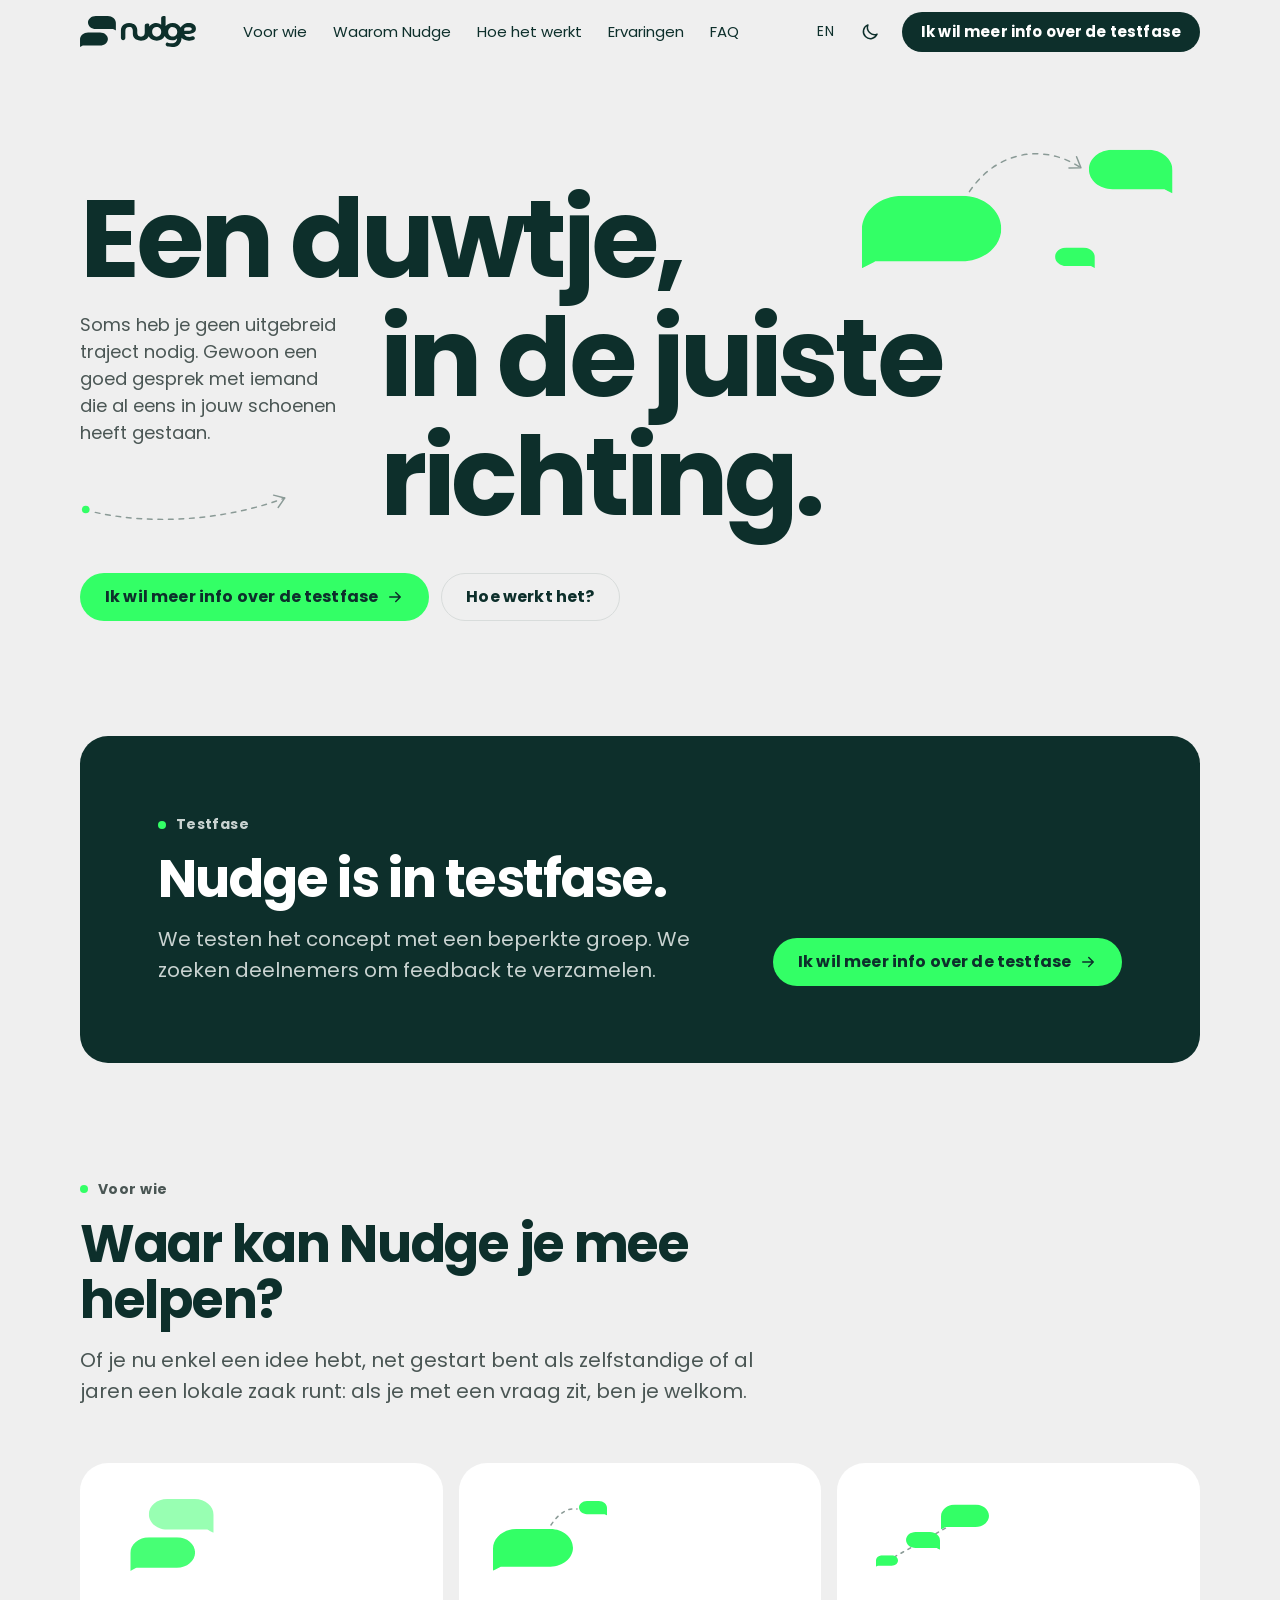
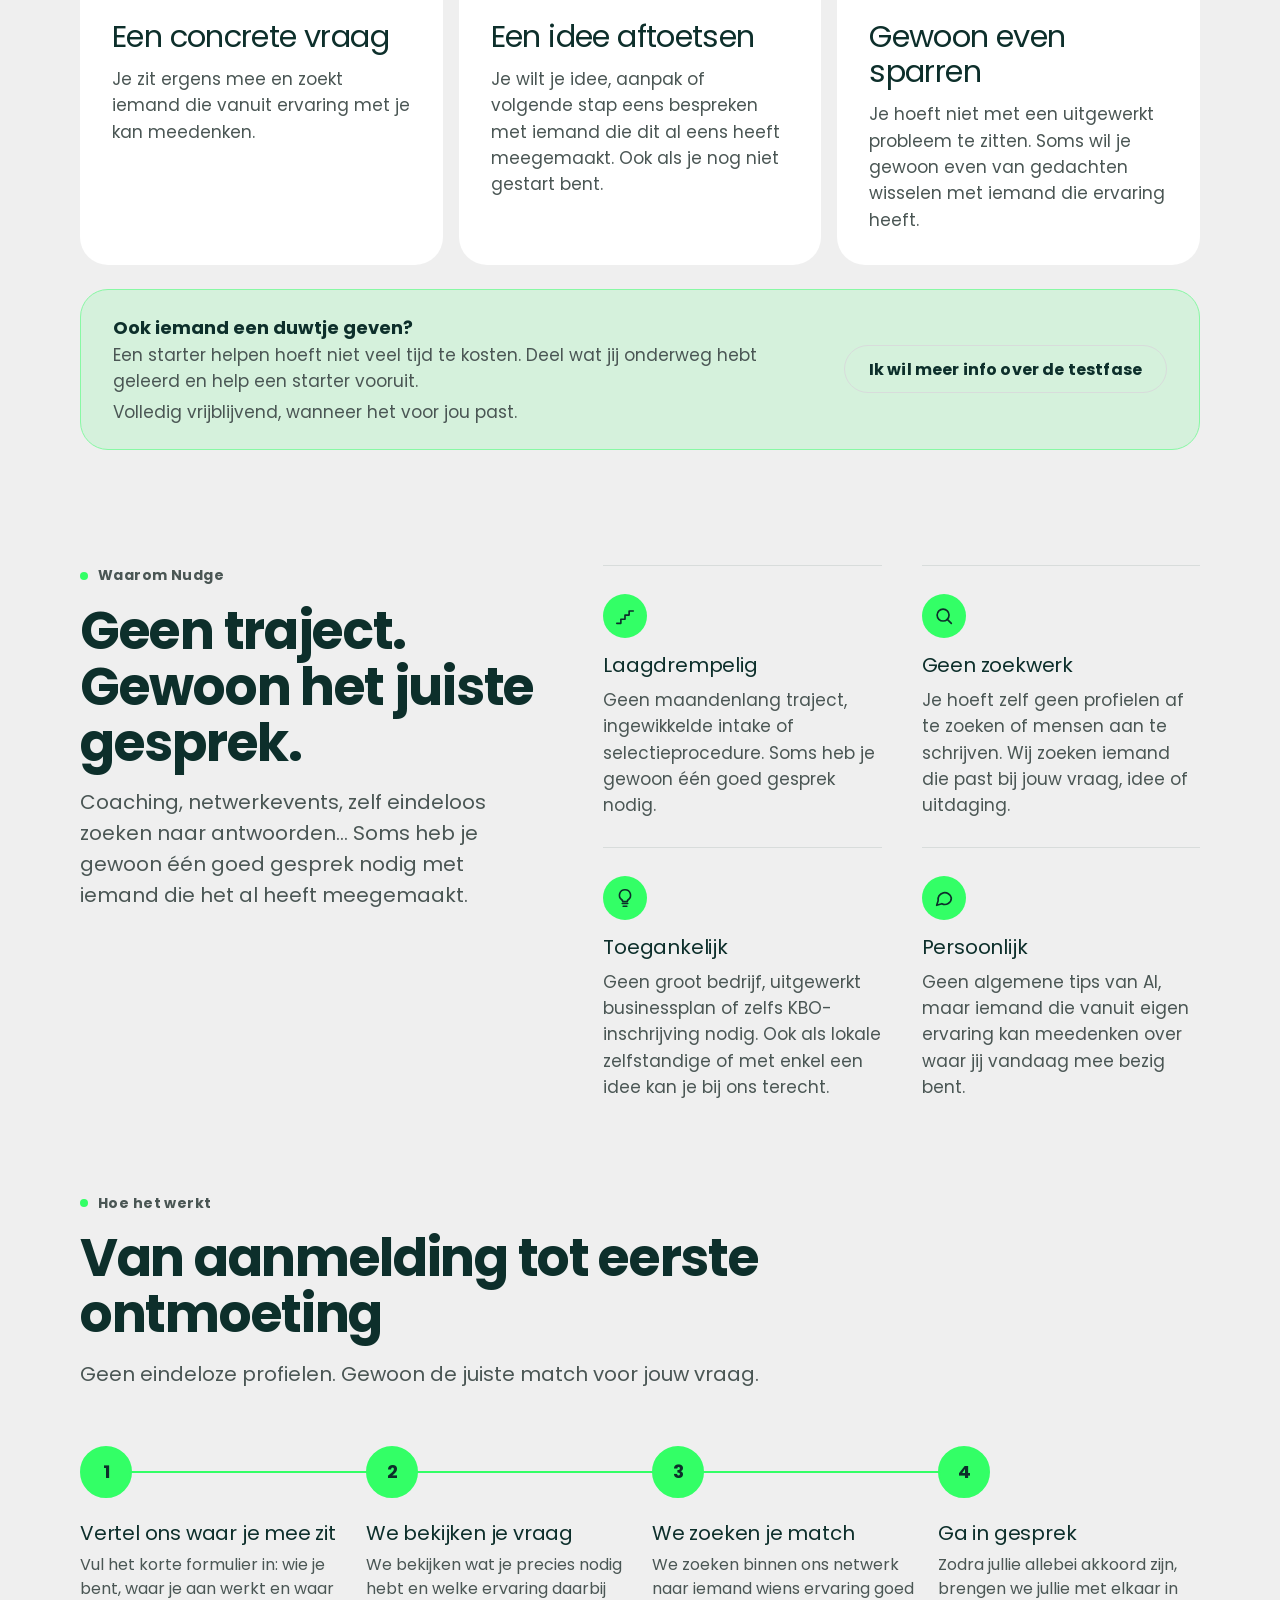
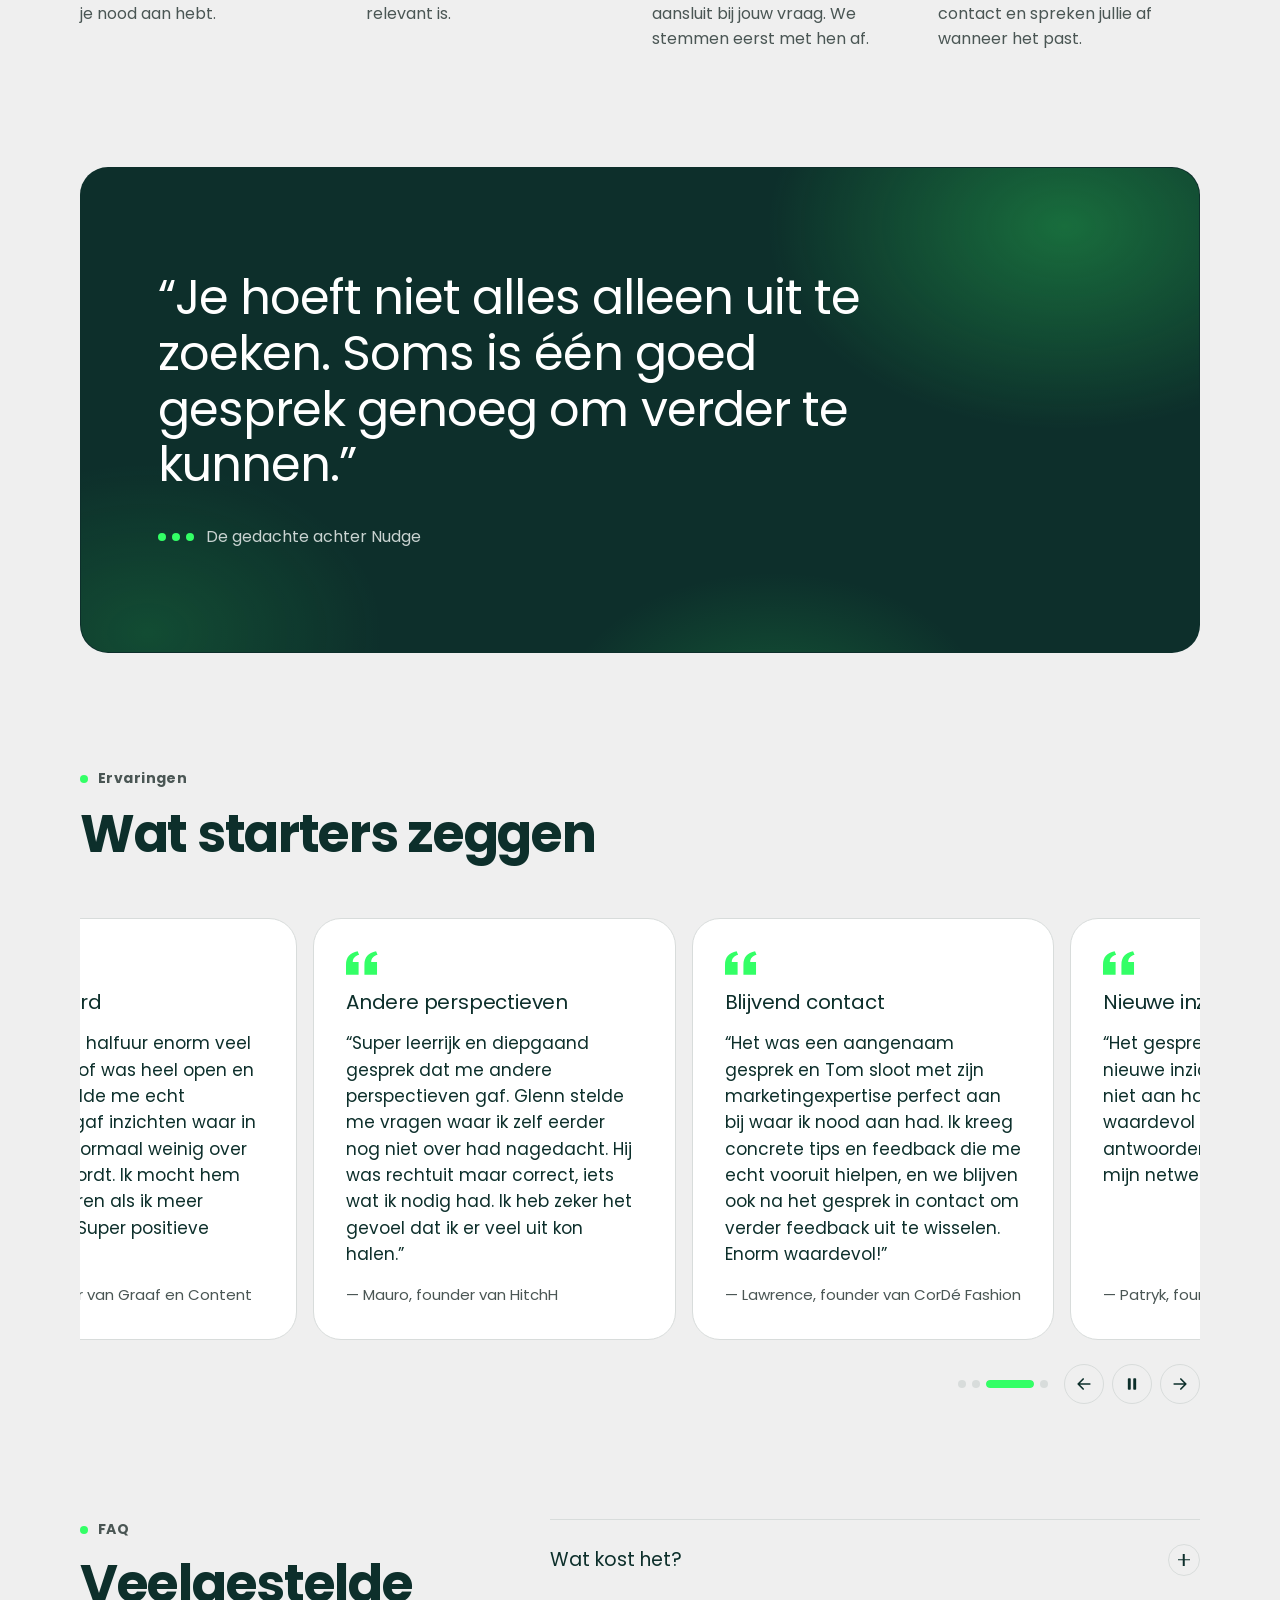
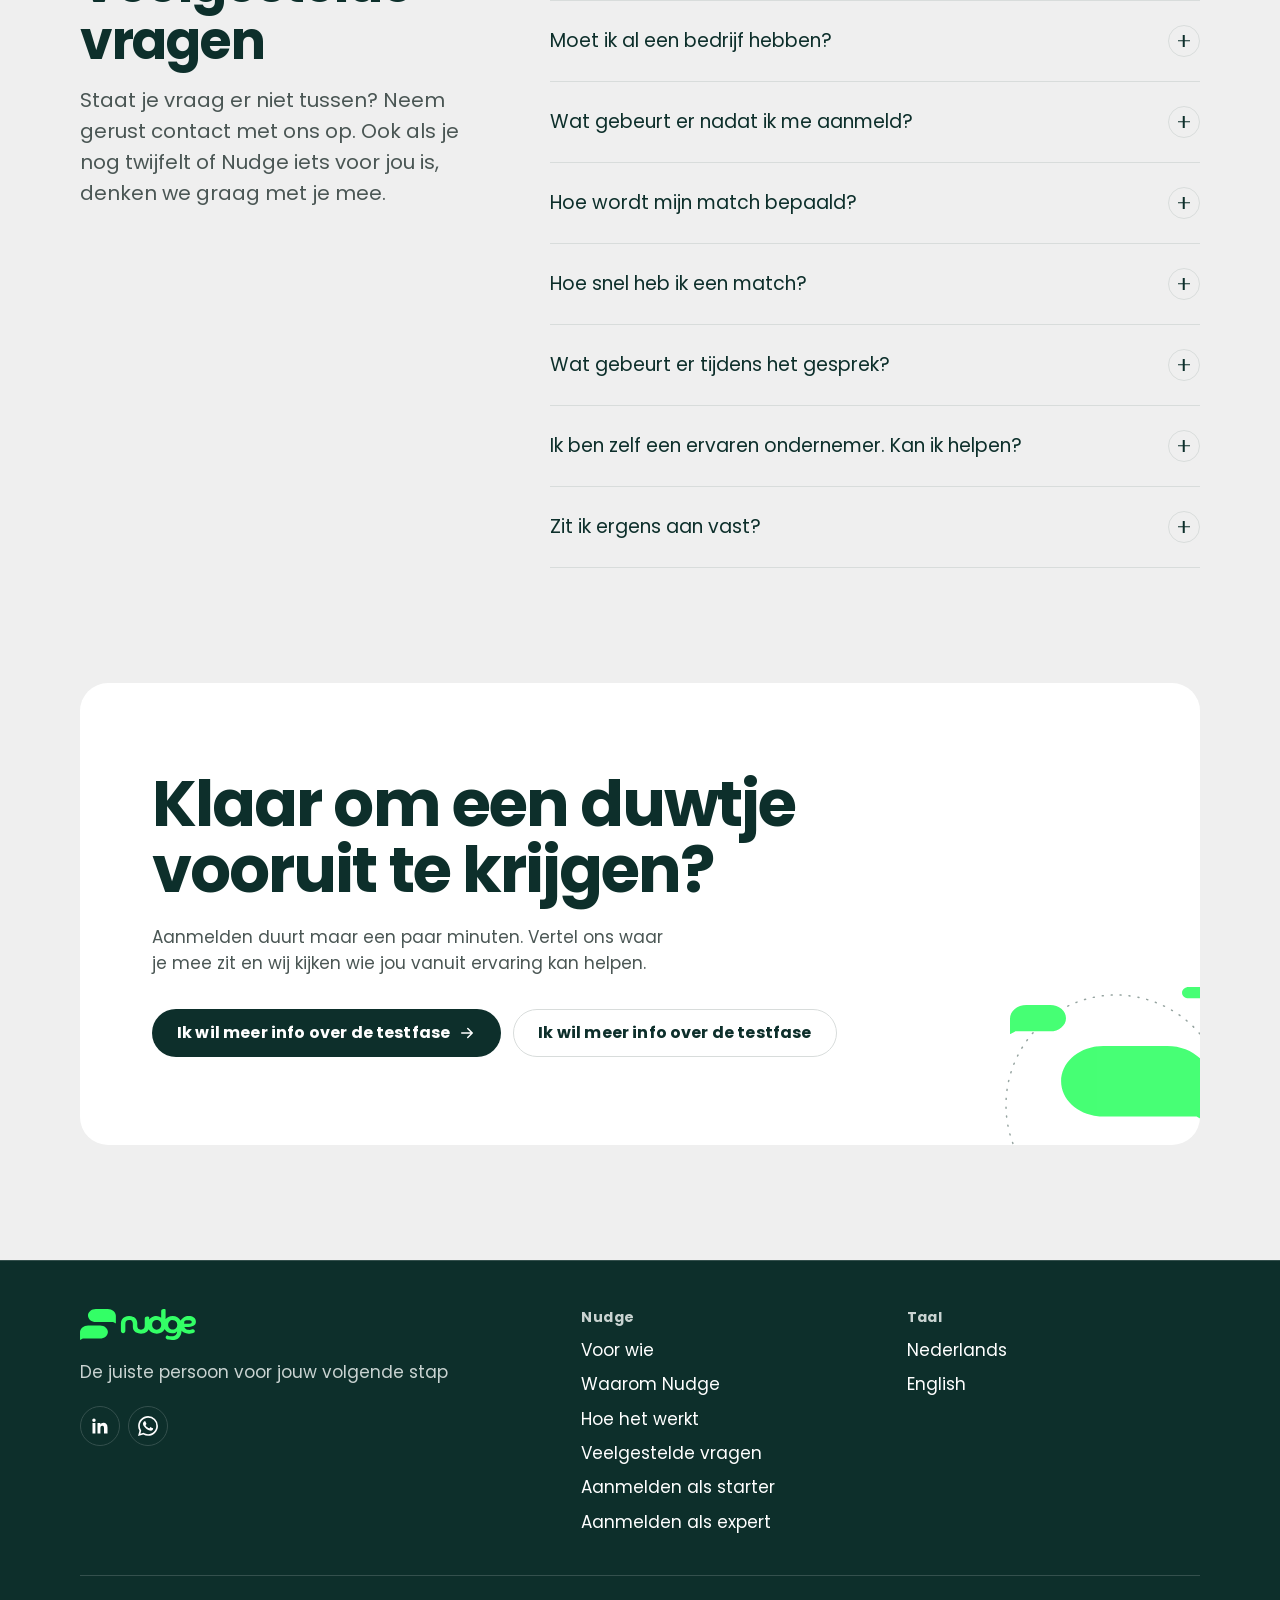
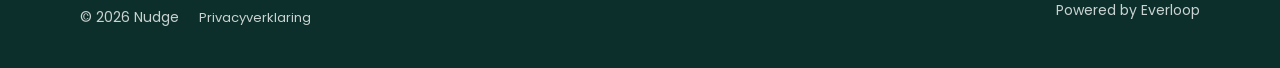
<file: index.html>
<!DOCTYPE html>
<html lang="nl">
<head>
	<meta charset="utf-8" />
	<meta name="viewport" content="width=device-width, initial-scale=1" />
	<title>Nudge — De juiste persoon voor jouw volgende stap</title>
	<meta name="description" content="Nudge brengt starters in contact met mensen die vanuit hun ervaring kunnen helpen. Een concrete vraag, de juiste match en een goed gesprek." />
	<meta property="og:title" content="Nudge — De juiste persoon voor jouw volgende stap" />
	<meta property="og:description" content="Heb je een concrete vraag? Nudge helpt je de juiste persoon vinden om mee te sparren." />
	<meta property="og:type" content="website" />
	<meta property="og:locale" content="nl_BE" />
	<meta name="theme-color" content="#EFEFEF" media="(prefers-color-scheme: light)" />
	<meta name="theme-color" content="#131313" media="(prefers-color-scheme: dark)" />
	<link rel="alternate" hreflang="nl" href="index.html" />
	<link rel="alternate" hreflang="en" href="en/index.html" />
	<link rel="icon" href="favicon.svg?v=3" type="image/svg+xml" />
	<link rel="icon" href="favicon-32.png?v=3" type="image/png" sizes="32x32" />
	<link rel="apple-touch-icon" href="apple-touch-icon.png?v=2" />
	<script>(function(){var d=document.documentElement;d.classList.add('js');try{var t=localStorage.getItem('nudge-theme');if(t==='dark'||t==='light')d.setAttribute('data-theme',t)}catch(e){}})();</script>
	<link rel="stylesheet" href="assets/css/style.css" />
</head>
<body>
	<svg class="visually-hidden" aria-hidden="true" focusable="false">
		<symbol id="bubble-r" viewBox="0 0 320.5 167"><path d="M320.5,78.3v88.7s-27.2-14.2-27.2-14.2l-3.7-2h-4.2s-195.1,0-195.1,0c-49.7,0-90.1-33.8-90.1-75.4,0-41.6,40.4-75.4,90.1-75.4h136.9c51.5,0,93.3,35.1,93.3,78.2Z"/></symbol>
		<symbol id="bubble-l" viewBox="0 0 320.3 167"><path d="M93.3,0h136.9c49.7,0,90.1,33.8,90.1,75.4,0,41.6-40.4,75.4-90.1,75.4h-199.3l-3.7,2-27.2,14.2v-88.7c0-43.1,41.9-78.2,93.3-78.2Z"/></symbol>
	</svg>
	<a class="skip-link" href="#main">Naar de inhoud</a>

	<header class="site-header">
		<div class="container header-inner">
			<a class="brand" href="index.html" aria-label="Nudge, naar de startpagina">
				<svg class="brand-logo" viewBox="0 0 916 245" fill="currentColor" aria-hidden="true"><g transform="scale(0.6875) translate(-197.6 -222.1)"><path d="M609.5,300.4v88.7s-27.2-14.2-27.2-14.2l-3.7-2h-4.2s-195.1,0-195.1,0c-49.7,0-90.1-33.8-90.1-75.4,0-41.6,40.4-75.4,90.1-75.4h136.9c51.5,0,93.3,35.1,93.3,78.2Z"/><path d="M290.9,410.9h136.9c49.7,0,90.1,33.8,90.1,75.4,0,41.6-40.4,75.4-90.1,75.4h-199.3l-3.7,2-27.2,14.2v-88.7c0-43.1,41.9-78.2,93.3-78.2Z"/></g><g transform="translate(219.2 -277.6)"><path d="M685.3,444.7c-2.4-4.6-7.2-7.5-12.5-7.5s-3.7.3-5.4,1c-7.3,2.8-15.4,4.3-24,4.3s-20-2.4-27-7.2c-5.8-4-9.5-8.9-11.3-15,.9,0,1.8,0,2.7,0h3.3c1.5.1,2.8.2,4.1.2,1.8,0,3.4,0,4.8,0,25.8,0,45-3.4,57.1-10.3,12.7-7.1,19.2-18,19.2-32.2s-5.5-25-16.3-33.1c-10.6-7.9-24.4-11.8-41.1-11.8s-26.1,3.1-36.9,9.1c-10.9,6.1-19.4,14.6-25.5,25.1-.4.7-.9,1.5-1.3,2.3-.2-.4-.4-.8-.6-1.1-5.8-11.3-14.1-20.1-24.5-26.2-10.4-6.1-22.9-9.1-37-9.1s-26.9,3.1-37.7,9.2c-7.2,4-13.5,9.2-18.6,15.3v-76.1l-1.6-.9c-1.8-1-4.2-1.8-7-2.3-2.6-.5-5.3-.8-7.8-.8-5.3,0-9.7,1.4-13.1,4.1-3.7,2.9-5.5,7.1-5.5,12.4v53.5c-3.9-3.6-8.4-6.6-13.4-9-7.6-3.6-16.4-5.5-26.2-5.5s-24.2,3.1-34.4,9.2c-8.2,4.9-15.2,11.3-20.7,19.2v-20.7l-1.6-.9c-1.8-1-4.1-1.8-7-2.4-2.7-.5-5.3-.8-7.9-.8-5.3,0-9.7,1.4-13.1,4.1-3.6,2.8-5.5,7-5.5,12.4v55.6c0,21.7-9.4,31.8-29.5,31.8s-28.3-8.8-29.5-27.8c0-1.3,0-2.6,0-4v-22.9c-.6-9.9-3.3-18.5-8.1-26-4.8-7.5-11.3-13.6-19.5-18.2-1.2-.7-2.2-1.3-3.2-1.7-9.5-4.6-20.9-6.9-33.8-6.9s-24,2.3-33.6,6.9c-9.8,4.8-17.4,11.5-22.8,19.9-5.4,8.6-8.2,18.7-8.2,29.9v62c0,4.7,1.9,9.2,5.2,12.4,3.2,3.2,7.7,5.1,12.3,5.1,9.7,0,17.6-7.8,17.6-17.5v-54.7c0-21.7,9.4-31.8,29.5-31.8s17.2,2.7,22.1,7.9c4.3,4.6,6.8,11.4,7.4,20v1.2c0,.9.1,1.8.1,2.8v21.8c.8,15.9,6.7,28.7,17.5,38.4,3,2.6,6.1,4.8,9.3,6.6,10.2,5.9,22.9,8.9,37.7,8.9s35.5-5.2,47-15.5c6.1-5.5,10.6-12,13.6-19.5.2.4.5.8.7,1.2,6.1,10.5,14.7,18.9,25.6,24.8,10.8,5.9,23.6,8.9,37.8,8.9s26.6-3.1,36.8-9.1c10.4-6,18.6-14.9,24.3-26.3.2-.4.4-.8.6-1.3.4.7.8,1.3,1.2,2,6,10,14.2,17.9,24.4,23.4,10.1,5.5,21.6,8.3,34,8.3s19-1.9,26.4-5.5c4.8-2.3,9.2-5.1,13-8.5-.8,11.4-4.4,20.2-10.8,26.3-7.3,7-17.9,10.6-31.4,10.6s-14.1-.8-21.5-2.3c-2.9-.6-5.7-1.3-8.4-2-1.3-.4-2.6-.6-4-.6-6,0-11.4,3.7-13.5,9.2v.2c-.1,0-.2.3-.2.3-1.4,3.8-1.1,8,.7,11.6,1.8,3.6,4.9,6.1,8.7,7.3,3.7,1.1,7.7,2,12.4,3,9.8,1.9,19,2.8,28.2,2.8,24,0,42.7-6.9,55.7-20.4,12-12.4,18.5-29.9,19.4-52.1,5,5.8,11,10.6,18.1,14.4,10.4,5.8,22.7,8.7,36.6,8.7s12.9-.6,19.2-1.7c6.3-1,12.5-2.6,18.4-4.7.8-.3,1.5-.6,2.3-.9l.9-.3c3.8-1.5,6.7-4.5,8.1-8.3,1.4-3.7,1.1-7.8-.8-11.3l-.5-1ZM680.9,444c-.2-.2-.3-.3-.5-.5.2.2.3.3.5.5ZM673.1,440.5c-.1,0-.3,0-.4,0,0,0,0,0,.1,0,0,0,.2,0,.3,0ZM678.5,442c0,0-.1,0-.2-.1,0,0,.1,0,.2.1ZM676,440.9c-.2,0-.4-.1-.6-.2.2,0,.4,0,.6.2ZM671.3,440.6c-.2,0-.5,0-.7,0,.2,0,.5,0,.7,0ZM621.4,365.5h25.2c9.1,0,16.6,6.2,16.6,13.9s-7.4,13.9-16.6,13.9h-36.7l-.7.4-5,2.6v-16.3c0-7.9,7.7-14.4,17.2-14.4ZM512.9,365.5c10.8,0,19.6,3.4,26,10.1,6.6,6.8,9.8,15.7,9.8,27s-3.3,20.3-9.8,26.9c-6.4,6.7-15.2,10.1-26,10.1s-19.5-3.3-26-10.1c-6.6-6.7-9.9-15.8-9.9-27s3.2-20.2,9.9-27c6.5-6.8,15-10.1,26-10.1ZM422.1,402.9c0,11.5-3.3,20.6-10.1,27.5-6.7,7-15.1,10.4-25.8,10.4s-18.8-3.4-25.5-10.4c-6.8-7-10.1-16-10.1-27.6s3.4-20.5,10.1-27.5c6.7-6.9,15.2-10.4,25.5-10.4s19.1,3.5,25.8,10.4c6.8,7,10.1,16,10.1,27.5ZM472.2,491.3c-.3,0-.7,0-1,0,.2,0,.4,0,.7,0s.2,0,.4,0ZM464.7,493.8c-.3.3-.7.6-1,.9.3-.3.6-.6,1-.9ZM470.5,491.3c-.5,0-.9.1-1.4.3.5-.1.9-.2,1.4-.3ZM468.6,491.7c-.6.2-1.2.4-1.8.7.6-.3,1.2-.5,1.8-.7ZM466.5,492.6c-.5.2-.9.5-1.3.8.4-.3.9-.6,1.3-.8ZM462.1,496.8c-.3.6-.6,1.2-.9,1.8.2-.6.5-1.2.9-1.8ZM463.2,495.2c-.3.3-.6.7-.8,1.1.3-.4.5-.7.8-1.1Z"/></g></svg><span class="visually-hidden">Nudge</span>
			</a>
			<nav id="site-nav" class="site-nav" aria-label="Hoofdmenu">
				<ul>
					<li><a href="#voor-wie">Voor wie</a></li>
					<li><a href="#waarom-nudge">Waarom Nudge</a></li>
					<li><a href="#hoe-het-werkt">Hoe het werkt</a></li>
					<li><a href="#ervaringen">Ervaringen</a></li>
					<li><a href="#faq">FAQ</a></li>
					<li class="nav-cta-mobile"><a class="btn btn-primary" href="aanmelden.html">Ik wil meer info over de testfase</a></li>
				</ul>
			</nav>
			<div class="header-actions">
				<a class="lang-switch" href="en/index.html" hreflang="en" lang="en" aria-label="English">EN</a>
				<button class="icon-btn theme-toggle" type="button" data-theme-toggle data-label-dark="Donkere modus inschakelen" data-label-light="Lichte modus inschakelen" aria-label="Donkere modus inschakelen">
					<svg class="icon-moon" viewBox="0 0 24 24" fill="none" stroke="currentColor" stroke-width="1.8" stroke-linecap="round" stroke-linejoin="round" aria-hidden="true"><path d="M20.5 14.5A8.5 8.5 0 0 1 9.5 3.5a8.5 8.5 0 1 0 11 11z"/></svg>
					<svg class="icon-sun" viewBox="0 0 24 24" fill="none" stroke="currentColor" stroke-width="1.8" stroke-linecap="round" stroke-linejoin="round" aria-hidden="true"><circle cx="12" cy="12" r="4"/><path d="M12 2.5v2M12 19.5v2M4.6 4.6 6 6M18 18l1.4 1.4M2.5 12h2M19.5 12h2M4.6 19.4 6 18M18 6l1.4-1.4"/></svg>
				</button>
				<button class="icon-btn menu-toggle" type="button" aria-controls="site-nav" aria-expanded="false" aria-label="Menu openen" data-label-open="Menu openen" data-label-close="Menu sluiten">
					<svg class="icon-menu" viewBox="0 0 24 24" fill="none" stroke="currentColor" stroke-width="1.8" stroke-linecap="round" aria-hidden="true"><path d="M4 7h16M4 12h16M4 17h16"/></svg>
					<svg class="icon-close" viewBox="0 0 24 24" fill="none" stroke="currentColor" stroke-width="1.8" stroke-linecap="round" aria-hidden="true"><path d="M6 6l12 12M18 6 6 18"/></svg>
				</button>
				<a class="btn btn-dark btn-sm header-cta" href="aanmelden.html">Ik wil meer info over de testfase</a>
			</div>
		</div>
	</header>

	<main id="main">

		<!-- Hero -->
		<section class="container hero">
			<div class="hero-head">
				<svg class="hero-art" viewBox="0 0 360 180" aria-hidden="true">
					<path class="s-doodle" d="M128 76C156 34 204 28 240 52" stroke-dasharray="5 6"/>
					<path class="s-doodle" d="M235.6 40.9 240 52 228 52.3"/>
					<use href="#bubble-l" class="f-accent float" x="20" y="80" width="140" height="73"/>
					<use href="#bubble-r" class="f-accent float float-delay" x="248" y="34" width="84" height="43.8"/>
					<use href="#bubble-r" class="f-accent float float-slow" x="214" y="132" width="40" height="20.8"/>
				</svg>
				<h1 class="display"><span class="l1">Een duwtje,</span> <span class="l2">in de juiste richting.</span></h1>
				<p class="hero-mission">Soms heb je geen uitgebreid traject nodig. Gewoon een goed gesprek met iemand die al eens in jouw schoenen heeft gestaan.</p>
				<svg class="hero-pointer" viewBox="0 0 230 50" aria-hidden="true">
					<circle class="f-accent" cx="6" cy="34" r="4"/>
					<path class="s-doodle" d="M16 37C74 50 150 46 214 22" stroke-dasharray="5 6"/>
					<path class="s-doodle" d="M202.4 19 214 22 207.2 31.9"/>
				</svg>
			</div>
			<div class="hero-actions">
				<a class="btn btn-primary" href="aanmelden.html">Ik wil meer info over de testfase
					<svg class="arrow" viewBox="0 0 24 24" fill="none" stroke="currentColor" stroke-width="2" stroke-linecap="round" stroke-linejoin="round" aria-hidden="true"><path d="M5 12h14M13 6l6 6-6 6"/></svg>
				</a>
				<a class="btn btn-outline" href="#hoe-het-werkt">Hoe werkt het?</a>
			</div>
		</section>

		<!-- Testfase -->
		<section class="section test-section" aria-labelledby="testfase-title">
			<div class="container">
				<div class="test-card reveal">
					<div class="test-card-text">
						<p class="eyebrow">Testfase</p>
						<h2 id="testfase-title" class="h2">Nudge is in testfase.</h2>
						<p class="lead">We testen het concept met een beperkte groep. We zoeken deelnemers om feedback te verzamelen.</p>
					</div>
					<a class="btn btn-primary" href="aanmelden.html">Ik wil meer info over de testfase
						<svg class="arrow" viewBox="0 0 24 24" fill="none" stroke="currentColor" stroke-width="2" stroke-linecap="round" stroke-linejoin="round" aria-hidden="true"><path d="M5 12h14M13 6l6 6-6 6"/></svg>
					</a>
				</div>
			</div>
		</section>

		<!-- Voor wie -->
		<section id="voor-wie" class="section">
			<div class="container">
				<header class="section-head reveal">
					<p class="eyebrow">Voor wie</p>
					<h2 class="h2">Waar kan Nudge je mee helpen?</h2>
					<p class="lead">Of je nu enkel een idee hebt, net gestart bent als zelfstandige of al jaren een lokale zaak runt: als je met een vraag zit, ben je welkom.</p>
				</header>

				<div class="cards">
					<a class="card reveal" href="aanmelden.html?type=partner">
						<svg class="card-art" viewBox="0 0 120 80" aria-hidden="true"><use href="#bubble-r" class="f-accent" x="36.8" y="4" width="64.9" height="33.8" fill-opacity=".5"/><use href="#bubble-l" class="f-accent" x="18.3" y="42.2" width="64.8" height="33.8" fill-opacity=".9"/></svg>
						<h3>Een concrete vraag</h3>
						<p>Je zit ergens mee en zoekt iemand die vanuit ervaring met je kan meedenken.</p>
					</a>
					<a class="card reveal" href="aanmelden.html?type=mentor">
						<svg class="card-art" viewBox="0 0 120 80" aria-hidden="true"><use href="#bubble-l" class="f-accent" x="2" y="34" width="80" height="41.7"/><path class="s-doodle" d="M60 30Q72 12 86 14" stroke-dasharray="3 5"/><use href="#bubble-r" class="f-accent" x="88" y="6" width="28" height="14.6"/></svg>
						<h3>Een idee aftoetsen</h3>
						<p>Je wilt je idee, aanpak of volgende stap eens bespreken met iemand die dit al eens heeft meegemaakt. Ook als je nog niet gestart bent.</p>
					</a>
					<a class="card reveal" href="aanmelden.html?type=investor">
						<svg class="card-art" viewBox="0 0 120 80" aria-hidden="true"><path class="s-doodle" d="M18 66 54 46 96 22" stroke-dasharray="3 5"/><use href="#bubble-l" class="f-accent" x="7" y="60.3" width="22" height="11.5"/><use href="#bubble-r" class="f-accent" x="37" y="37.1" width="34" height="17.7"/><use href="#bubble-l" class="f-accent" x="72" y="9.5" width="48" height="25"/></svg>
						<h3>Gewoon even sparren</h3>
						<p>Je hoeft niet met een uitgewerkt probleem te zitten. Soms wil je gewoon even van gedachten wisselen met iemand die ervaring heeft.</p>
					</a>
				</div>

				<div class="note-row reveal">
				<div class="note-content">
					<p><strong>Ook iemand een duwtje geven?</strong> 
					Een starter helpen hoeft niet veel tijd te kosten. Deel wat jij onderweg hebt geleerd en help een starter vooruit.
					<span>Volledig vrijblijvend, wanneer het voor jou past.</span>
					</p>
				</div>
					<a class="btn btn-outline" href="aanmelden-experts.html?type=experienced">Ik wil meer info over de testfase</a>
			</div>
		</section>

		<!-- Waarom Nudge -->
		<section id="waarom-nudge" class="section why-section">
			<div class="container why-layout">
				<header class="section-head reveal">
					<p class="eyebrow">Waarom Nudge</p>
					<h2 class="h2">Geen traject. Gewoon het juiste gesprek.</h2>
					<p class="lead">Coaching, netwerkevents, zelf eindeloos zoeken naar antwoorden… Soms heb je gewoon één goed gesprek nodig met iemand die het al heeft meegemaakt.</p>
				</header>

				<ul class="why-list">
					<li class="why-item reveal">
						<span class="why-icon" aria-hidden="true"><svg viewBox="0 0 24 24" fill="none" stroke="currentColor" stroke-width="1.8" stroke-linecap="round" stroke-linejoin="round"><path d="M3 20h4.5v-4.5H12V11h4.5V6.5H21"/></svg></span>
						<h3>Laagdrempelig</h3>
						<p>Geen maandenlang traject, ingewikkelde intake of selectieprocedure. Soms heb je gewoon één goed gesprek nodig.</p>
					</li>
					<li class="why-item reveal">
						<span class="why-icon" aria-hidden="true"><svg viewBox="0 0 24 24" fill="none" stroke="currentColor" stroke-width="1.8" stroke-linecap="round" stroke-linejoin="round"><circle cx="11" cy="11" r="6.5"/><path d="m20 20-4.4-4.4"/></svg></span>
						<h3>Geen zoekwerk</h3>
						<p>Je hoeft zelf geen profielen af te zoeken of mensen aan te schrijven. Wij zoeken iemand die past bij jouw vraag, idee of uitdaging.</p>
					</li>
					<li class="why-item reveal">
						<span class="why-icon" aria-hidden="true"><svg viewBox="0 0 24 24" fill="none" stroke="currentColor" stroke-width="1.8" stroke-linecap="round" stroke-linejoin="round"><path d="M9 18h6"/><path d="M10 21h4"/><path d="M12 3a6 6 0 0 0-3.5 10.9c.6.5 1 1.2 1 2V16h5v-.1c0-.8.4-1.5 1-2A6 6 0 0 0 12 3z"/></svg></span>
						<h3>Toegankelijk</h3>
						<p>Geen groot bedrijf, uitgewerkt businessplan of zelfs KBO-inschrijving nodig. Ook als lokale zelfstandige of met enkel een idee kan je bij ons terecht.</p>
					</li>
					<li class="why-item reveal">
						<span class="why-icon" aria-hidden="true"><svg viewBox="0 0 24 24" fill="none" stroke="currentColor" stroke-width="1.8" stroke-linecap="round" stroke-linejoin="round"><path d="M20 12a7 7 0 0 1-10.3 6.2L4 20l1.6-4.9A7 7 0 1 1 20 12z"/></svg></span>
						<h3>Persoonlijk</h3>
						<p>Geen algemene tips van AI, maar iemand die vanuit eigen ervaring kan meedenken over waar jij vandaag mee bezig bent.</p>
					</li>
				</ul>
			</div>
		</section>

		<!-- Hoe het werkt -->
		<section id="hoe-het-werkt" class="section">
			<div class="container">
				<header class="section-head reveal">
					<p class="eyebrow">Hoe het werkt</p>
					<h2 class="h2">Van aanmelding tot eerste ontmoeting</h2>
					<p class="lead">Geen eindeloze profielen. Gewoon de juiste match voor jouw vraag.</p>
				</header>

				<div class="timeline">
					<div class="timeline-track" aria-hidden="true"><span class="timeline-fill"></span><span class="timeline-head"></span></div>
					<ol class="steps">
						<li class="step">
							<span class="step-dot" aria-hidden="true">1</span>
							<div class="step-body">
								<h3>Vertel ons waar je mee zit</h3>
								<p>Vul het korte formulier in: wie je bent, waar je aan werkt en waar je nood aan hebt.</p>
							</div>
						</li>
						<li class="step">
							<span class="step-dot" aria-hidden="true">2</span>
							<div class="step-body">
								<h3>We bekijken je vraag</h3>
								<p>We bekijken wat je precies nodig hebt en welke ervaring daarbij relevant is.</p>
							</div>
						</li>
						<li class="step">
							<span class="step-dot" aria-hidden="true">3</span>
							<div class="step-body">
								<h3>We zoeken je match</h3>
								<p>We zoeken binnen ons netwerk naar iemand wiens ervaring goed aansluit bij jouw vraag. We stemmen eerst met hen af.</p>
							</div>
						</li>
						<li class="step">
							<span class="step-dot" aria-hidden="true">4</span>
							<div class="step-body">
								<h3>Ga in gesprek</h3>
								<p>Zodra jullie allebei akkoord zijn, brengen we jullie met elkaar in contact en spreken jullie af wanneer het past.</p>
							</div>
						</li>
					</ol>
				</div>
			</div>
		</section>

		<!-- Quote -->
		<section class="section">
			<div class="container">
				<figure class="quote-panel reveal">
					<blockquote>
						<p>“Je hoeft niet alles alleen uit te zoeken. Soms is één goed gesprek genoeg om verder te kunnen.”</p>
					</blockquote>
					<figcaption>
						<span class="quote-dots" aria-hidden="true"><i></i><i></i><i></i></span>
						<cite>De gedachte achter Nudge</cite>
					</figcaption>
				</figure>
			</div>
		</section>

		<!-- Ervaringen -->
		<!-- TODO: bevestig dat deze reviews echt zijn, of vervang ze door echte reviews. -->
		<section id="ervaringen" class="section">
			<div class="container">
				<header class="section-head reveal">
					<p class="eyebrow">Ervaringen</p>
					<h2 class="h2">Wat starters zeggen</h2>
				</header>

				<div class="review-carousel reveal" role="region" aria-roledescription="carousel" aria-label="Ervaringen van starters">
					<div class="reviews">
						<figure class="review">
							<svg class="review-mark" viewBox="0 0 33 24" aria-hidden="true"><path fill="currentColor" d="M0 24V14C0 6 4 1.5 12 0l1.5 3.5C9 5 7 7.5 7 11h6v13H0zm19 0V14c0-8 4-12.5 12-14l1.5 3.5C28 5 26 7.5 26 11h6v13H19z"/></svg>
							<h3>Meteen toepasbaar</h3>
							<blockquote><p>“Tom heeft veel kennis en ervaring in marketing, wat perfect aansloot bij wat ik nodig had. Hij gaf me zeer concrete en bruikbare tips die ik meteen kan toepassen, waardoor ik exact weet hoe ik nu verder kan.”</p></blockquote>
							<figcaption>— Jarne, founder van Sitetanic</figcaption>
						</figure>
						<figure class="review">
							<svg class="review-mark" viewBox="0 0 33 24" aria-hidden="true"><path fill="currentColor" d="M0 24V14C0 6 4 1.5 12 0l1.5 3.5C9 5 7 7.5 7 11h6v13H0zm19 0V14c0-8 4-12.5 12-14l1.5 3.5C28 5 26 7.5 26 11h6v13H19z"/></svg>
							<h3>Concrete contacten</h3>
							<blockquote><p>“Het gesprek was beter dan verwacht. Bart begreep goed waar ik naar op zoek was en gaf me meteen concrete contacten mee. We hebben reeds afgesproken om eens in het echt samen te zitten om te zien wat we voor elkaar kunnen doen.”</p></blockquote>
							<figcaption>— Stijn, founder van Panoramiq</figcaption>
						</figure>
						<figure class="review">
							<svg class="review-mark" viewBox="0 0 33 24" aria-hidden="true"><path fill="currentColor" d="M0 24V14C0 6 4 1.5 12 0l1.5 3.5C9 5 7 7.5 7 11h6v13H0zm19 0V14c0-8 4-12.5 12-14l1.5 3.5C28 5 26 7.5 26 11h6v13H19z"/></svg>
							<h3>Echt gehoord</h3>
							<blockquote><p>“Ik heb in een halfuur enorm veel geleerd. Kristof was heel open en eerlijk en voelde me echt gehoord. Hij gaf inzichten waar in mijn sector normaal weinig over gesproken wordt. Ik mocht hem ook altijd sturen als ik meer vragen had. Super positieve ervaring!”</p></blockquote>
							<figcaption>— Yorn, founder van Graaf en Content</figcaption>
						</figure>
						<figure class="review">
							<svg class="review-mark" viewBox="0 0 33 24" aria-hidden="true"><path fill="currentColor" d="M0 24V14C0 6 4 1.5 12 0l1.5 3.5C9 5 7 7.5 7 11h6v13H0zm19 0V14c0-8 4-12.5 12-14l1.5 3.5C28 5 26 7.5 26 11h6v13H19z"/></svg>
							<h3>Andere perspectieven</h3>
							<blockquote><p>“Super leerrijk en diepgaand gesprek dat me andere perspectieven gaf. Glenn stelde me vragen waar ik zelf eerder nog niet over had nagedacht. Hij was rechtuit maar correct, iets wat ik nodig had. Ik heb zeker het gevoel dat ik er veel uit kon halen.”</p></blockquote>
							<figcaption>— Mauro, founder van HitchH</figcaption>
						</figure>
						<figure class="review">
							<svg class="review-mark" viewBox="0 0 33 24" aria-hidden="true"><path fill="currentColor" d="M0 24V14C0 6 4 1.5 12 0l1.5 3.5C9 5 7 7.5 7 11h6v13H0zm19 0V14c0-8 4-12.5 12-14l1.5 3.5C28 5 26 7.5 26 11h6v13H19z"/></svg>
							<h3>Blijvend contact</h3>
							<blockquote><p>“Het was een aangenaam gesprek en Tom sloot met zijn marketingexpertise perfect aan bij waar ik nood aan had. Ik kreeg concrete tips en feedback die me echt vooruit hielpen, en we blijven ook na het gesprek in contact om verder feedback uit te wisselen. Enorm waardevol!”</p></blockquote>
							<figcaption>— Lawrence, founder van CorDé Fashion</figcaption>
						</figure>
						<figure class="review">
							<svg class="review-mark" viewBox="0 0 33 24" aria-hidden="true"><path fill="currentColor" d="M0 24V14C0 6 4 1.5 12 0l1.5 3.5C9 5 7 7.5 7 11h6v13H0zm19 0V14c0-8 4-12.5 12-14l1.5 3.5C28 5 26 7.5 26 11h6v13H19z"/></svg>
							<h3>Nieuwe inzichten</h3>
							<blockquote><p>“Het gesprek met Erik gaf me nieuwe inzichten waar ik zelf nog niet aan had gedacht. Heel waardevol om concrete antwoorden te krijgen en tegelijk mijn netwerk uit te breiden.”</p></blockquote>
							<figcaption>— Patryk, founder van MemorDrop</figcaption>
						</figure>
					</div>
					<div class="review-controls">
						<span class="review-dots" aria-hidden="true"></span>
						<button class="icon-btn review-nav" type="button" data-review-prev aria-label="Vorige review">
							<svg viewBox="0 0 24 24" fill="none" stroke="currentColor" stroke-width="2" stroke-linecap="round" stroke-linejoin="round" aria-hidden="true"><path d="M19 12H5M11 6l-6 6 6 6"/></svg>
						</button>
						<button class="icon-btn review-toggle" type="button" aria-label="Animatie pauzeren" data-label-pause="Animatie pauzeren" data-label-play="Animatie afspelen">
							<svg class="icon-pause" viewBox="0 0 24 24" fill="currentColor" aria-hidden="true"><rect x="7" y="5" width="3.5" height="14" rx="1"/><rect x="13.5" y="5" width="3.5" height="14" rx="1"/></svg>
							<svg class="icon-play" viewBox="0 0 24 24" fill="currentColor" aria-hidden="true"><path d="M8 5.5v13a1 1 0 0 0 1.5.86l10.2-6.5a1 1 0 0 0 0-1.72L9.5 4.64A1 1 0 0 0 8 5.5z"/></svg>
						</button>
						<button class="icon-btn review-nav" type="button" data-review-next aria-label="Volgende review">
							<svg viewBox="0 0 24 24" fill="none" stroke="currentColor" stroke-width="2" stroke-linecap="round" stroke-linejoin="round" aria-hidden="true"><path d="M5 12h14M13 6l6 6-6 6"/></svg>
						</button>
					</div>
				</div>
			</div>
		</section>

		<!-- FAQ -->
		<section id="faq" class="section">
			<div class="container faq-layout">
				<header class="section-head reveal">
					<p class="eyebrow">FAQ</p>
					<h2 class="h2">Veelgestelde vragen</h2>
					<p class="lead">Staat je vraag er niet tussen? Neem gerust contact met ons op. Ook als je nog twijfelt of Nudge iets voor jou is, denken we graag met je mee.</p>
				</header>

				<div class="faq reveal">
					<details>
						<summary>Wat kost het?<span class="faq-icon" aria-hidden="true"></span></summary>
						<!-- TODO: vermeld hier de prijs zodra die vastligt. -->
						<p class="answer">Nudge bevindt zich momenteel in een testfase. Daarom is deelname voorlopig gratis. We zijn de werking en het aanbod momenteel aan het testen en bekijken op basis van de eerste ervaringen hoe we Nudge op termijn het beste kunnen aanbieden.</p>
					</details>
					<details>
						<summary>Moet ik al een bedrijf hebben?<span class="faq-icon" aria-hidden="true"></span></summary>
						<p class="answer">Nee. Je hoeft nog niet ingeschreven te zijn bij de KBO en je hebt geen businessplan nodig. Nudge is er voor iedereen die onderneemt of wil ondernemen: van iemand met enkel een idee tot een lokale zelfstandige die al jaren bezig is. Zit je met een vraag of wil je gewoon eens sparren? Dan ben je welkom.</p>
					</details>
					<details>
						<summary>Wat gebeurt er nadat ik me aanmeld?<span class="faq-icon" aria-hidden="true"></span></summary>
						<p class="answer">Na je aanmelding bekijken we je vraag en gaan we op zoek naar iemand die goed bij je past. Zodra we een passende match vinden, stemmen we de nodige informatie af en brengen we jullie met elkaar in contact.</p>
					</details>
					<details>
						<summary>Hoe wordt mijn match bepaald?<span class="faq-icon" aria-hidden="true"></span></summary>
						<p class="answer">We kijken vooral naar jouw concrete uitdaging en naar de ervaring die iemand heeft met een gelijkaardige uitdaging. Zo zoeken we iemand die vanuit eigen ervaring echt iets kan betekenen voor waar jij vandaag mee zit.</p>
					</details>
					<details>
						<summary>Hoe snel heb ik een match?<span class="faq-icon" aria-hidden="true"></span></summary>
						<p class="answer">Dat hangt af van je vraag en van de beschikbare mensen in ons netwerk. Soms vinden we snel een geschikte match, soms hebben we wat meer tijd nodig. We houden je in elk geval op de hoogte.</p>
					</details>
					<details>
						<summary>Wat gebeurt er tijdens het gesprek?<span class="faq-icon" aria-hidden="true"></span></summary>
						<p class="answer">Jullie bepalen zelf hoe lang het gesprek duurt en wat jullie bespreken. De inhoud hangt af van je concrete hulpvraag: misschien wil je feedback op je idee, advies over een bepaalde uitdaging of gewoon even sparren met iemand die ervaring heeft.</p>
						<p class="answer"><strong>Nudge geeft jullie vooral de juiste persoon aan tafel. Wat jullie uit het gesprek halen, bepalen jullie zelf.</strong></p>
					</details>
					<details>
						<summary>Ik ben zelf een ervaren ondernemer. Kan ik helpen?<span class="faq-icon" aria-hidden="true"></span></summary>
						<p class="answer">Zeker. <a href="aanmelden-experts.html?type=experienced">Meld je aan als ervaren ondernemer</a>, dan nemen we contact met je op om te bekijken hoe je starters kan helpen.</p>
					</details>
					<details>
						<summary>Zit ik ergens aan vast?<span class="faq-icon" aria-hidden="true"></span></summary>
						<p class="answer">Nee. Deelname is voor beide partijen volledig vrijblijvend. Je bepaalt zelf of je een gesprek wilt aangaan en of je daarna nog verder contact wilt. Ook als ervaren ondernemer bepaal je zelf wanneer en hoeveel je wilt helpen.</p>
					</details>
				</div>
			</div>
		</section>

		<!-- CTA -->
		<section class="section">
			<div class="container">
				<div class="cta reveal">
					<h2>Klaar om een duwtje vooruit te krijgen?</h2>
					<p>Aanmelden duurt maar een paar minuten. Vertel ons waar je mee zit en wij kijken wie jou vanuit ervaring kan helpen.</p>
					<div class="hero-actions">
						<a class="btn btn-dark" href="aanmelden.html">Ik wil meer info over de testfase
							<svg class="arrow" viewBox="0 0 24 24" fill="none" stroke="currentColor" stroke-width="2" stroke-linecap="round" stroke-linejoin="round" aria-hidden="true"><path d="M5 12h14M13 6l6 6-6 6"/></svg>
						</a>
						<a class="btn btn-outline" href="aanmelden-experts.html?type=experienced">Ik wil meer info over de testfase</a>
					</div>
					<svg class="cta-art" viewBox="0 0 300 240" aria-hidden="true">
						<circle class="s-doodle" cx="190" cy="170" r="110" stroke-dasharray="1 8"/>
						<use href="#bubble-r" class="f-accent float" x="135" y="111" width="150" height="78.2"/>
						<use href="#bubble-l" class="f-accent float float-delay" x="84" y="70" width="56" height="29.2"/>
						<use href="#bubble-r" class="f-accent float float-slow" x="256" y="52" width="24" height="12.5"/>
					</svg>
				</div>
			</div>
		</section>

	</main>

	<footer class="site-footer">
		<div class="container">
			<div class="footer-grid">
				<div>
					<a class="brand" href="index.html">
						<svg class="brand-logo" viewBox="0 0 916 245" fill="currentColor" aria-hidden="true"><g transform="scale(0.6875) translate(-197.6 -222.1)"><path d="M609.5,300.4v88.7s-27.2-14.2-27.2-14.2l-3.7-2h-4.2s-195.1,0-195.1,0c-49.7,0-90.1-33.8-90.1-75.4,0-41.6,40.4-75.4,90.1-75.4h136.9c51.5,0,93.3,35.1,93.3,78.2Z"/><path d="M290.9,410.9h136.9c49.7,0,90.1,33.8,90.1,75.4,0,41.6-40.4,75.4-90.1,75.4h-199.3l-3.7,2-27.2,14.2v-88.7c0-43.1,41.9-78.2,93.3-78.2Z"/></g><g transform="translate(219.2 -277.6)"><path d="M685.3,444.7c-2.4-4.6-7.2-7.5-12.5-7.5s-3.7.3-5.4,1c-7.3,2.8-15.4,4.3-24,4.3s-20-2.4-27-7.2c-5.8-4-9.5-8.9-11.3-15,.9,0,1.8,0,2.7,0h3.3c1.5.1,2.8.2,4.1.2,1.8,0,3.4,0,4.8,0,25.8,0,45-3.4,57.1-10.3,12.7-7.1,19.2-18,19.2-32.2s-5.5-25-16.3-33.1c-10.6-7.9-24.4-11.8-41.1-11.8s-26.1,3.1-36.9,9.1c-10.9,6.1-19.4,14.6-25.5,25.1-.4.7-.9,1.5-1.3,2.3-.2-.4-.4-.8-.6-1.1-5.8-11.3-14.1-20.1-24.5-26.2-10.4-6.1-22.9-9.1-37-9.1s-26.9,3.1-37.7,9.2c-7.2,4-13.5,9.2-18.6,15.3v-76.1l-1.6-.9c-1.8-1-4.2-1.8-7-2.3-2.6-.5-5.3-.8-7.8-.8-5.3,0-9.7,1.4-13.1,4.1-3.7,2.9-5.5,7.1-5.5,12.4v53.5c-3.9-3.6-8.4-6.6-13.4-9-7.6-3.6-16.4-5.5-26.2-5.5s-24.2,3.1-34.4,9.2c-8.2,4.9-15.2,11.3-20.7,19.2v-20.7l-1.6-.9c-1.8-1-4.1-1.8-7-2.4-2.7-.5-5.3-.8-7.9-.8-5.3,0-9.7,1.4-13.1,4.1-3.6,2.8-5.5,7-5.5,12.4v55.6c0,21.7-9.4,31.8-29.5,31.8s-28.3-8.8-29.5-27.8c0-1.3,0-2.6,0-4v-22.9c-.6-9.9-3.3-18.5-8.1-26-4.8-7.5-11.3-13.6-19.5-18.2-1.2-.7-2.2-1.3-3.2-1.7-9.5-4.6-20.9-6.9-33.8-6.9s-24,2.3-33.6,6.9c-9.8,4.8-17.4,11.5-22.8,19.9-5.4,8.6-8.2,18.7-8.2,29.9v62c0,4.7,1.9,9.2,5.2,12.4,3.2,3.2,7.7,5.1,12.3,5.1,9.7,0,17.6-7.8,17.6-17.5v-54.7c0-21.7,9.4-31.8,29.5-31.8s17.2,2.7,22.1,7.9c4.3,4.6,6.8,11.4,7.4,20v1.2c0,.9.1,1.8.1,2.8v21.8c.8,15.9,6.7,28.7,17.5,38.4,3,2.6,6.1,4.8,9.3,6.6,10.2,5.9,22.9,8.9,37.7,8.9s35.5-5.2,47-15.5c6.1-5.5,10.6-12,13.6-19.5.2.4.5.8.7,1.2,6.1,10.5,14.7,18.9,25.6,24.8,10.8,5.9,23.6,8.9,37.8,8.9s26.6-3.1,36.8-9.1c10.4-6,18.6-14.9,24.3-26.3.2-.4.4-.8.6-1.3.4.7.8,1.3,1.2,2,6,10,14.2,17.9,24.4,23.4,10.1,5.5,21.6,8.3,34,8.3s19-1.9,26.4-5.5c4.8-2.3,9.2-5.1,13-8.5-.8,11.4-4.4,20.2-10.8,26.3-7.3,7-17.9,10.6-31.4,10.6s-14.1-.8-21.5-2.3c-2.9-.6-5.7-1.3-8.4-2-1.3-.4-2.6-.6-4-.6-6,0-11.4,3.7-13.5,9.2v.2c-.1,0-.2.3-.2.3-1.4,3.8-1.1,8,.7,11.6,1.8,3.6,4.9,6.1,8.7,7.3,3.7,1.1,7.7,2,12.4,3,9.8,1.9,19,2.8,28.2,2.8,24,0,42.7-6.9,55.7-20.4,12-12.4,18.5-29.9,19.4-52.1,5,5.8,11,10.6,18.1,14.4,10.4,5.8,22.7,8.7,36.6,8.7s12.9-.6,19.2-1.7c6.3-1,12.5-2.6,18.4-4.7.8-.3,1.5-.6,2.3-.9l.9-.3c3.8-1.5,6.7-4.5,8.1-8.3,1.4-3.7,1.1-7.8-.8-11.3l-.5-1ZM680.9,444c-.2-.2-.3-.3-.5-.5.2.2.3.3.5.5ZM673.1,440.5c-.1,0-.3,0-.4,0,0,0,0,0,.1,0,0,0,.2,0,.3,0ZM678.5,442c0,0-.1,0-.2-.1,0,0,.1,0,.2.1ZM676,440.9c-.2,0-.4-.1-.6-.2.2,0,.4,0,.6.2ZM671.3,440.6c-.2,0-.5,0-.7,0,.2,0,.5,0,.7,0ZM621.4,365.5h25.2c9.1,0,16.6,6.2,16.6,13.9s-7.4,13.9-16.6,13.9h-36.7l-.7.4-5,2.6v-16.3c0-7.9,7.7-14.4,17.2-14.4ZM512.9,365.5c10.8,0,19.6,3.4,26,10.1,6.6,6.8,9.8,15.7,9.8,27s-3.3,20.3-9.8,26.9c-6.4,6.7-15.2,10.1-26,10.1s-19.5-3.3-26-10.1c-6.6-6.7-9.9-15.8-9.9-27s3.2-20.2,9.9-27c6.5-6.8,15-10.1,26-10.1ZM422.1,402.9c0,11.5-3.3,20.6-10.1,27.5-6.7,7-15.1,10.4-25.8,10.4s-18.8-3.4-25.5-10.4c-6.8-7-10.1-16-10.1-27.6s3.4-20.5,10.1-27.5c6.7-6.9,15.2-10.4,25.5-10.4s19.1,3.5,25.8,10.4c6.8,7,10.1,16,10.1,27.5ZM472.2,491.3c-.3,0-.7,0-1,0,.2,0,.4,0,.7,0s.2,0,.4,0ZM464.7,493.8c-.3.3-.7.6-1,.9.3-.3.6-.6,1-.9ZM470.5,491.3c-.5,0-.9.1-1.4.3.5-.1.9-.2,1.4-.3ZM468.6,491.7c-.6.2-1.2.4-1.8.7.6-.3,1.2-.5,1.8-.7ZM466.5,492.6c-.5.2-.9.5-1.3.8.4-.3.9-.6,1.3-.8ZM462.1,496.8c-.3.6-.6,1.2-.9,1.8.2-.6.5-1.2.9-1.8ZM463.2,495.2c-.3.3-.6.7-.8,1.1.3-.4.5-.7.8-1.1Z"/></g></svg><span class="visually-hidden">Nudge</span>
					</a>
					<p class="footer-tagline">De juiste persoon voor jouw volgende stap</p>
					<!-- TODO: vul de links naar Facebook en Instagram in. -->
					<div class="socials">
  						<a class="icon-btn" href="https://www.linkedin.com/in/jente-van-langenaeken-a2a3b02a8/" target="_blank" rel="noopener" aria-label="Nudge op LinkedIn">
    					<svg viewBox="0 0 24 24" fill="currentColor" aria-hidden="true"><path d="M6.5 8.5H3V21h3.5V8.5ZM4.75 3A2.1 2.1 0 1 0 4.75 7.2 2.1 2.1 0 0 0 4.75 3ZM21 13.8c0-3.8-2-5.6-4.7-5.6-2.2 0-3.2 1.2-3.8 2v-1.7H9V21h3.5v-6.2c0-1.6.3-3.2 2.3-3.2 2 0 2 1.9 2 3.3V21H21v-7.2Z"/></svg>
  						</a>
						<a class="icon-btn" href="https://wa.me/32495477107" target="_blank" rel="noopener" aria-label="Contact via WhatsApp">
					    <svg viewBox="0 0 24 24" fill="currentColor" aria-hidden="true"><path d="M17.472 14.382c-.297-.149-1.758-.867-2.03-.967-.273-.099-.471-.148-.67.15-.197.297-.767.966-.94 1.164-.173.199-.347.223-.644.075-.297-.15-1.255-.463-2.39-1.475-.883-.788-1.48-1.761-1.653-2.059-.173-.297-.018-.458.13-.606.134-.133.298-.347.446-.52.149-.174.198-.298.298-.497.099-.198.05-.371-.025-.52-.075-.149-.669-1.612-.916-2.207-.242-.579-.487-.5-.669-.51-.173-.008-.371-.01-.57-.01-.198 0-.52.074-.792.372-.272.297-1.04 1.016-1.04 2.479 0 1.462 1.065 2.875 1.213 3.074.149.198 2.096 3.2 5.077 4.487.709.306 1.262.489 1.694.625.712.227 1.36.195 1.871.118.571-.085 1.758-.719 2.006-1.413.248-.694.248-1.289.173-1.413-.074-.124-.272-.198-.57-.347m-5.421 7.403h-.004a9.87 9.87 0 0 1-5.031-1.378l-.361-.214-3.741.982.998-3.648-.235-.374a9.86 9.86 0 0 1-1.51-5.26c.001-5.45 4.436-9.884 9.888-9.884 2.64 0 5.122 1.03 6.988 2.898a9.825 9.825 0 0 1 2.893 6.994c-.003 5.45-4.437 9.884-9.885 9.884m8.413-18.297A11.815 11.815 0 0 0 12.05 0C5.495 0 .16 5.335.157 11.892c0 2.096.547 4.142 1.588 5.945L.057 24l6.305-1.654a11.882 11.882 0 0 0 5.683 1.448h.005c6.554 0 11.89-5.335 11.893-11.893a11.821 11.821 0 0 0-3.48-8.413Z"/>
						</svg>
  						</a>
					</div>
				</div>
				<div class="footer-col">
					<h2>Nudge</h2>
					<ul>
						<li><a href="#voor-wie">Voor wie</a></li>
						<li><a href="#waarom-nudge">Waarom Nudge</a></li>
						<li><a href="#hoe-het-werkt">Hoe het werkt</a></li>
						<li><a href="#faq">Veelgestelde vragen</a></li>
						<li><a href="aanmelden.html">Aanmelden als starter</a></li>
						<li><a href="aanmelden-experts.html">Aanmelden als expert</a></li>
					</ul>
				</div>
				<div class="footer-col">
					<h2>Taal</h2>
					<ul>
						<li><a href="index.html" aria-current="page">Nederlands</a></li>
						<li><a href="en/index.html" hreflang="en" lang="en">English</a></li>
					</ul>
				</div>
			</div>
			<div class="footer-bottom">
				<p>&copy; 2026 Nudge <a class="footer-legal" href="privacy.html">Privacyverklaring</a></p>
				<p>Powered by Everloop</p>
			</div>
		</div>
	</footer>

	<script src="assets/js/site.js"></script>
</body>
</html>
</file>
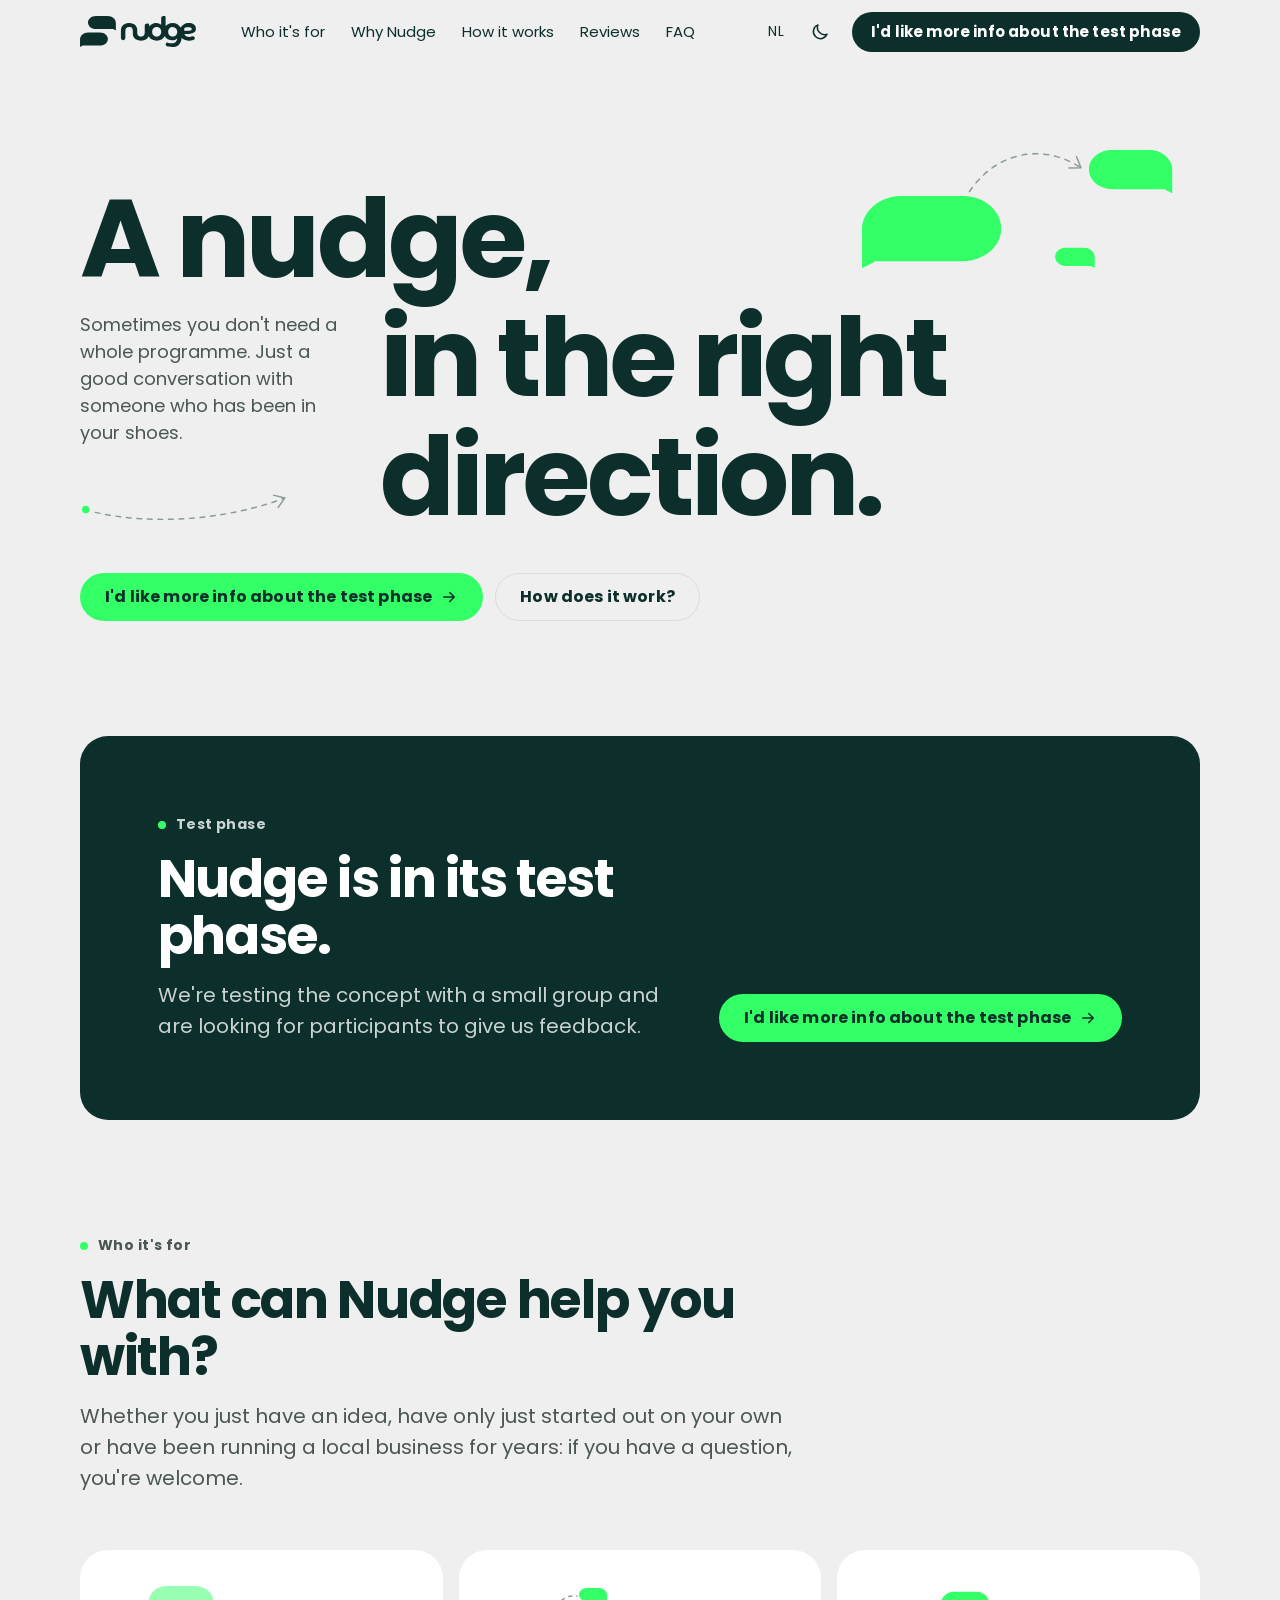
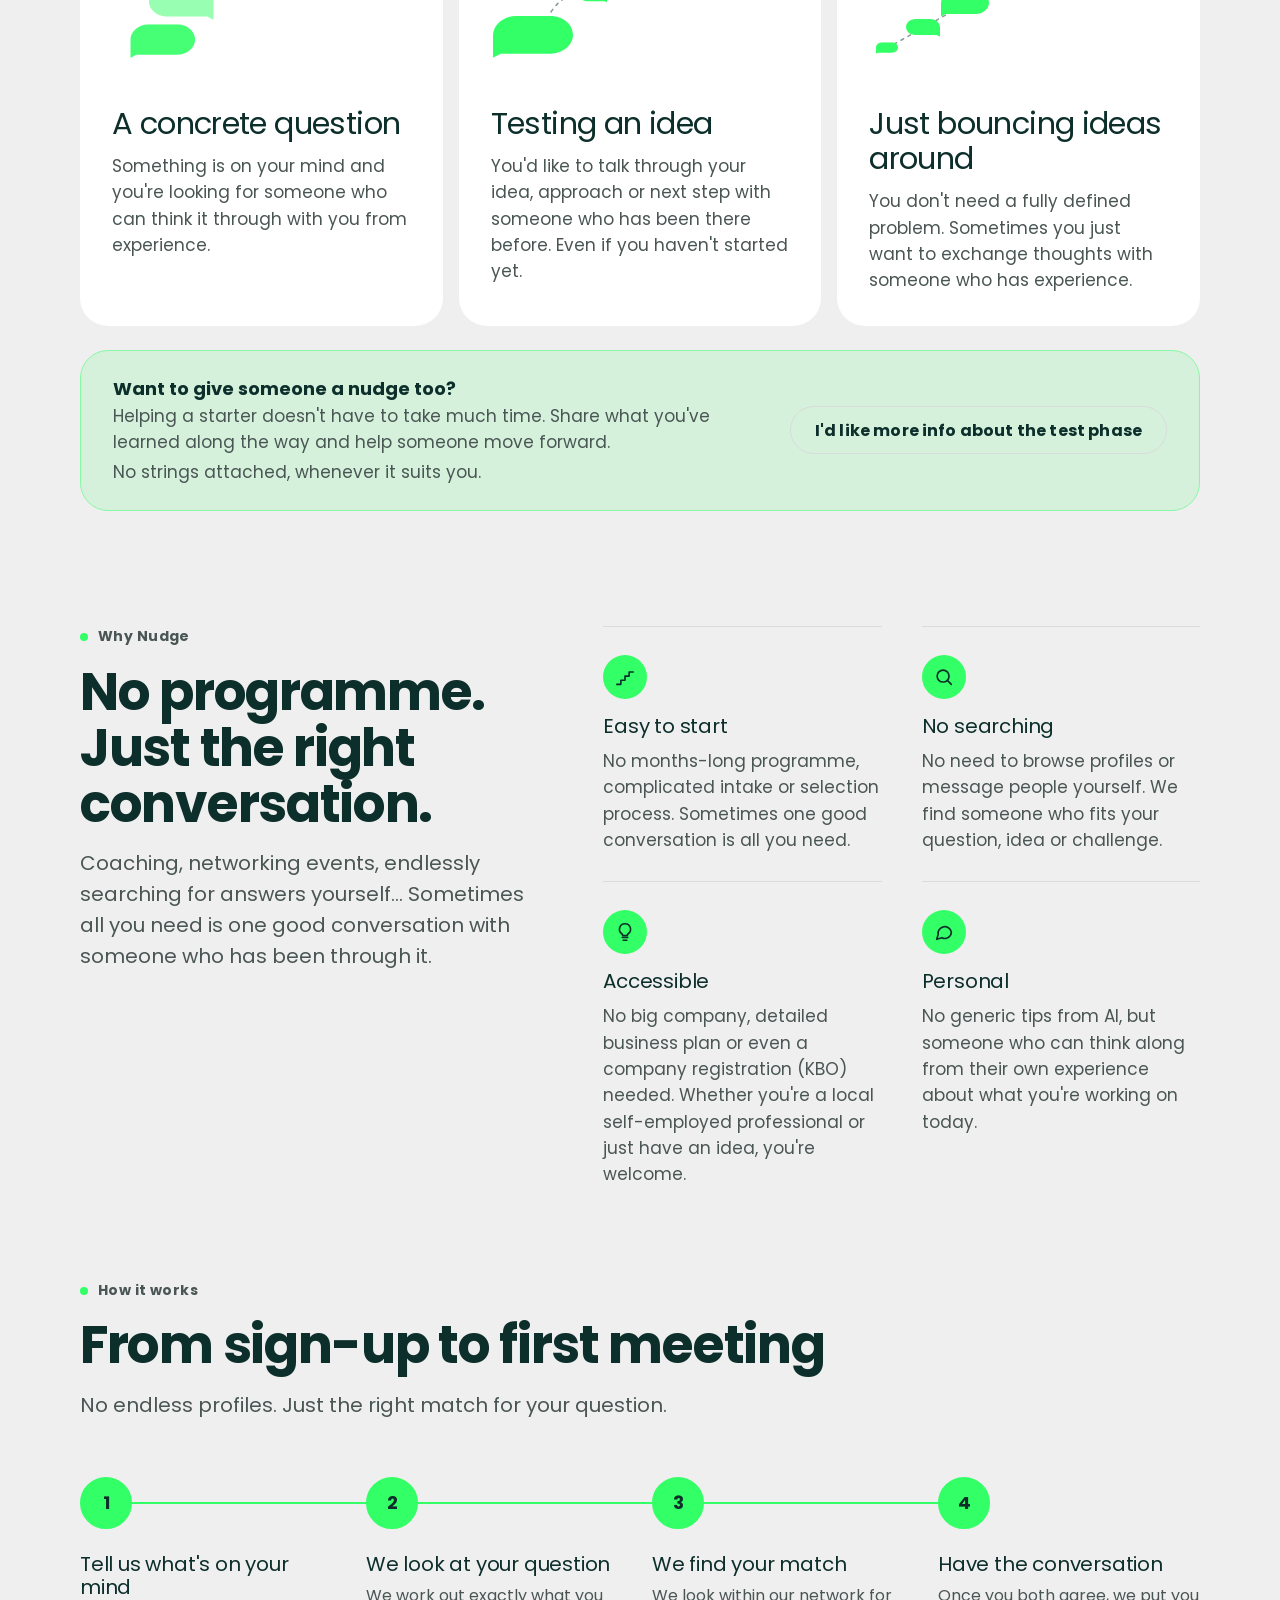
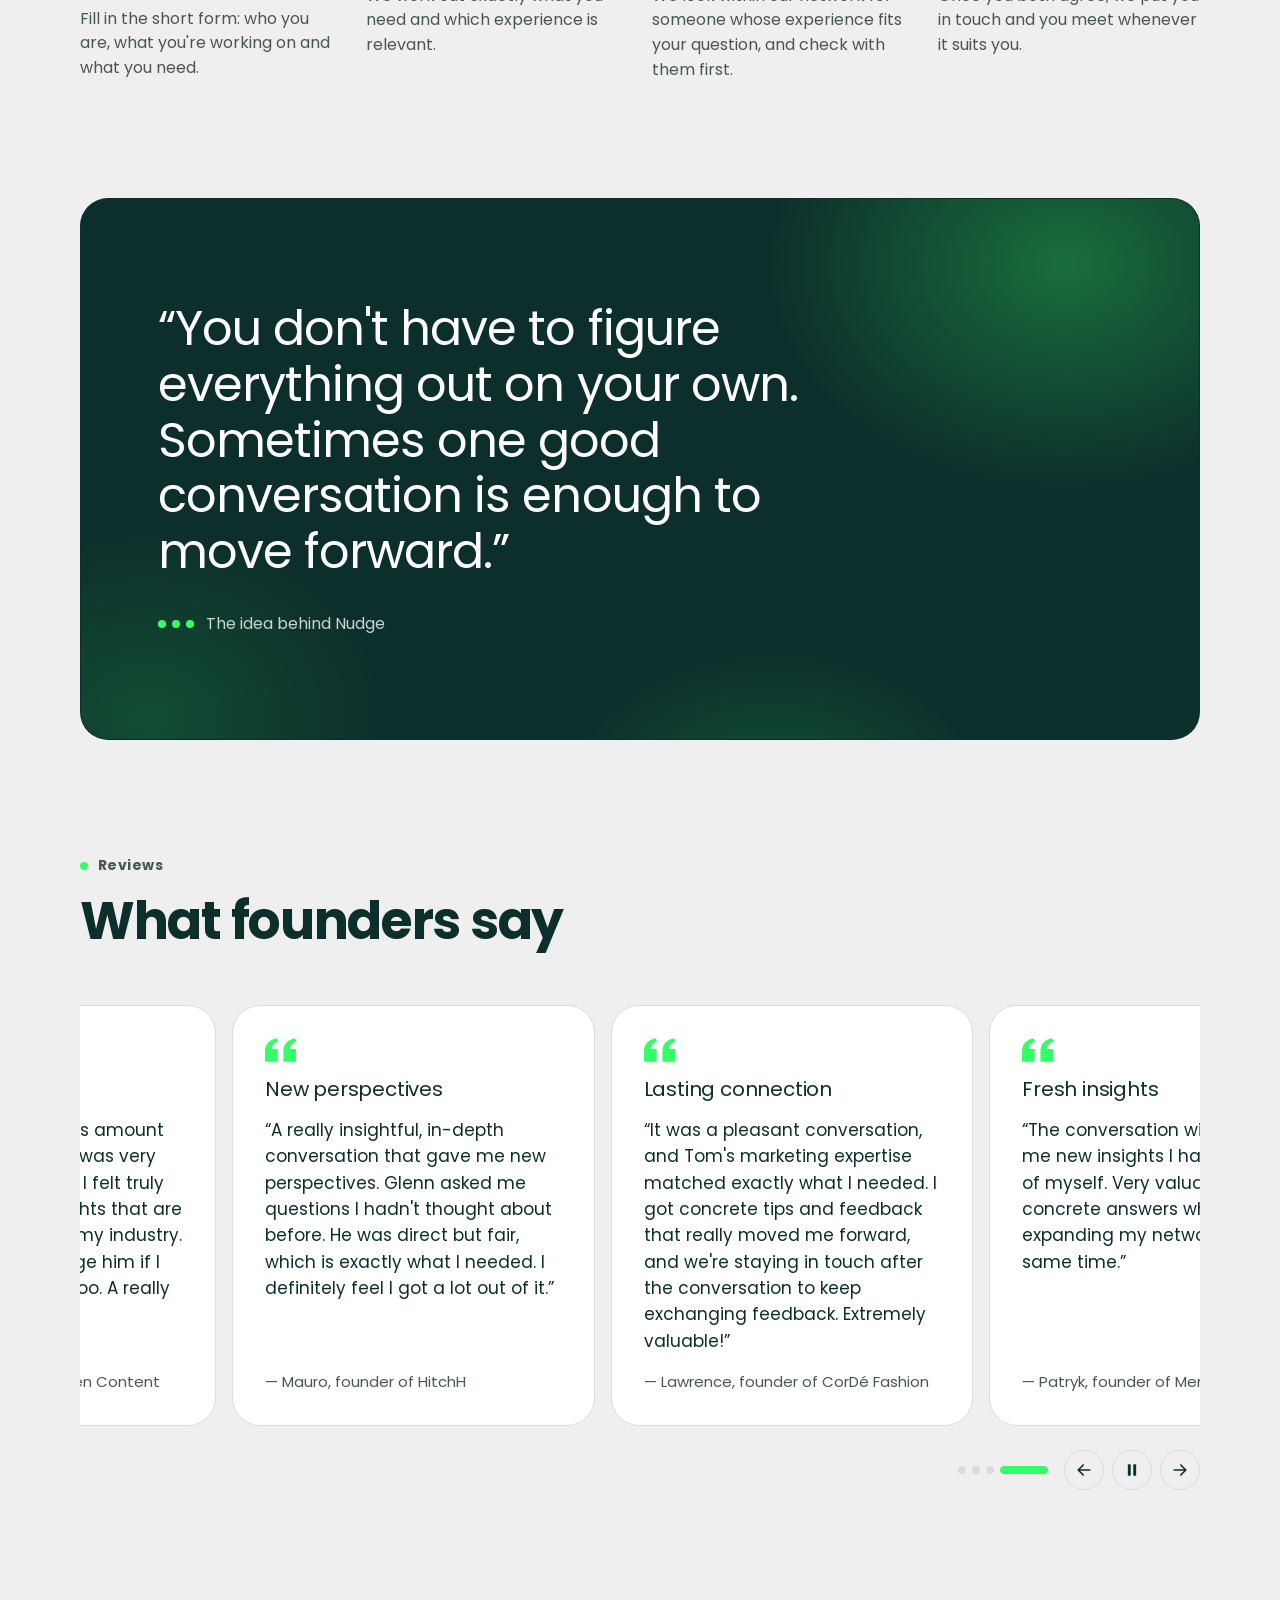
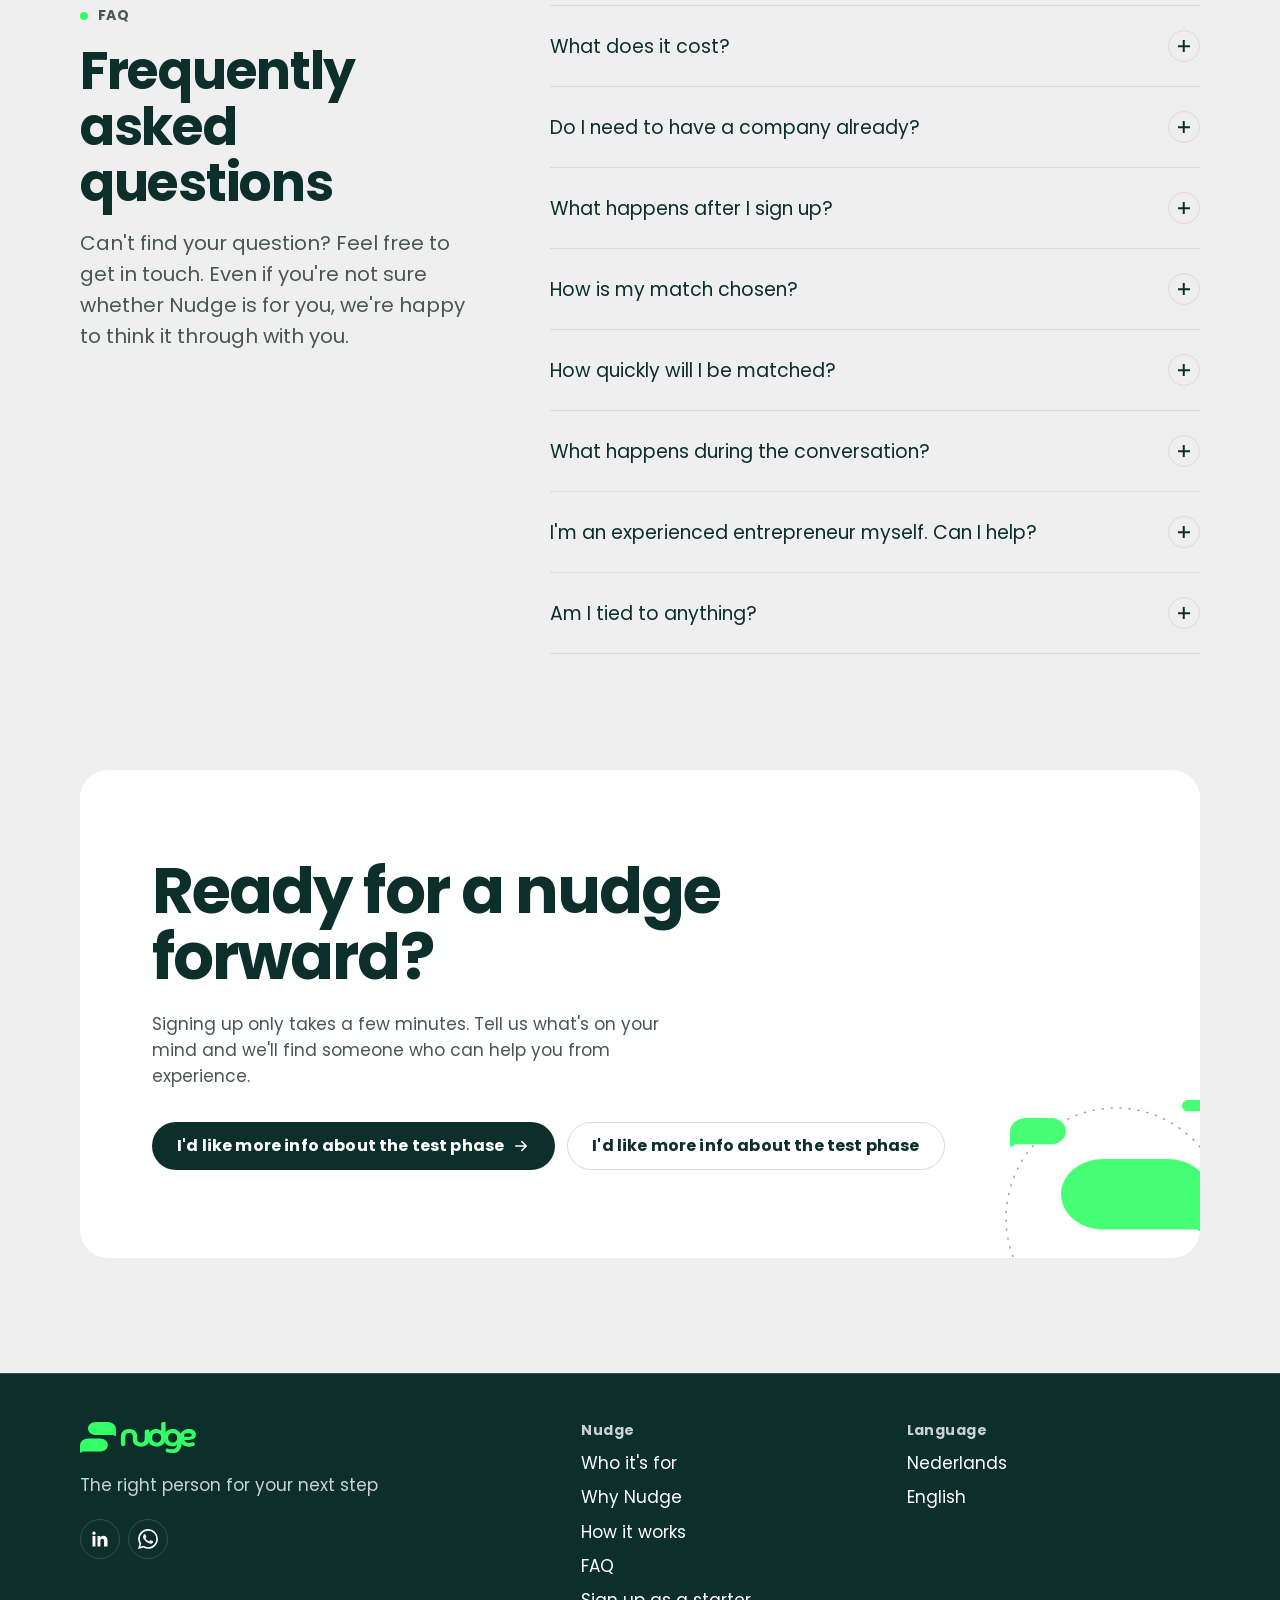
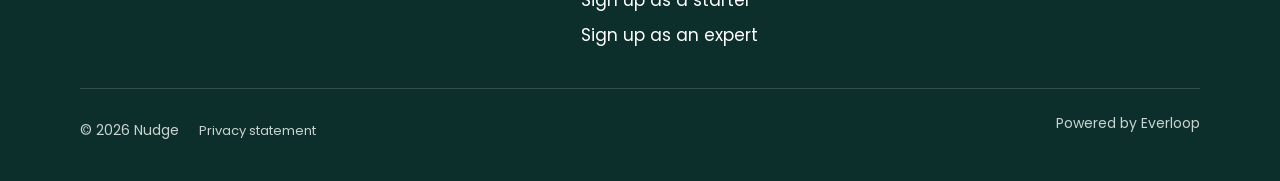
<file: en/index.html>
<!DOCTYPE html>
<html lang="en">
<head>
	<meta charset="utf-8" />
	<meta name="viewport" content="width=device-width, initial-scale=1" />
	<title>Nudge — The right person for your next step</title>
	<meta name="description" content="Nudge connects starting entrepreneurs with people who can help from their own experience. A concrete question, the right match and a good conversation." />
	<meta property="og:title" content="Nudge — The right person for your next step" />
	<meta property="og:description" content="Got a concrete question? Nudge helps you find the right person to talk it through with." />
	<meta property="og:type" content="website" />
	<meta property="og:locale" content="en_GB" />
	<meta name="theme-color" content="#EFEFEF" media="(prefers-color-scheme: light)" />
	<meta name="theme-color" content="#131313" media="(prefers-color-scheme: dark)" />
	<link rel="alternate" hreflang="nl" href="../index.html" />
	<link rel="alternate" hreflang="en" href="index.html" />
	<link rel="icon" href="../favicon.svg?v=3" type="image/svg+xml" />
	<link rel="icon" href="../favicon-32.png?v=3" type="image/png" sizes="32x32" />
	<link rel="apple-touch-icon" href="../apple-touch-icon.png?v=2" />
	<script>(function(){var d=document.documentElement;d.classList.add('js');try{var t=localStorage.getItem('nudge-theme');if(t==='dark'||t==='light')d.setAttribute('data-theme',t)}catch(e){}})();</script>
	<link rel="stylesheet" href="../assets/css/style.css" />
</head>
<body>
	<svg class="visually-hidden" aria-hidden="true" focusable="false">
		<symbol id="bubble-r" viewBox="0 0 320.5 167"><path d="M320.5,78.3v88.7s-27.2-14.2-27.2-14.2l-3.7-2h-4.2s-195.1,0-195.1,0c-49.7,0-90.1-33.8-90.1-75.4,0-41.6,40.4-75.4,90.1-75.4h136.9c51.5,0,93.3,35.1,93.3,78.2Z"/></symbol>
		<symbol id="bubble-l" viewBox="0 0 320.3 167"><path d="M93.3,0h136.9c49.7,0,90.1,33.8,90.1,75.4,0,41.6-40.4,75.4-90.1,75.4h-199.3l-3.7,2-27.2,14.2v-88.7c0-43.1,41.9-78.2,93.3-78.2Z"/></symbol>
	</svg>
	<a class="skip-link" href="#main">Skip to content</a>

	<header class="site-header">
		<div class="container header-inner">
			<a class="brand" href="index.html" aria-label="Nudge, home">
				<svg class="brand-logo" viewBox="0 0 916 245" fill="currentColor" aria-hidden="true"><g transform="scale(0.6875) translate(-197.6 -222.1)"><path d="M609.5,300.4v88.7s-27.2-14.2-27.2-14.2l-3.7-2h-4.2s-195.1,0-195.1,0c-49.7,0-90.1-33.8-90.1-75.4,0-41.6,40.4-75.4,90.1-75.4h136.9c51.5,0,93.3,35.1,93.3,78.2Z"/><path d="M290.9,410.9h136.9c49.7,0,90.1,33.8,90.1,75.4,0,41.6-40.4,75.4-90.1,75.4h-199.3l-3.7,2-27.2,14.2v-88.7c0-43.1,41.9-78.2,93.3-78.2Z"/></g><g transform="translate(219.2 -277.6)"><path d="M685.3,444.7c-2.4-4.6-7.2-7.5-12.5-7.5s-3.7.3-5.4,1c-7.3,2.8-15.4,4.3-24,4.3s-20-2.4-27-7.2c-5.8-4-9.5-8.9-11.3-15,.9,0,1.8,0,2.7,0h3.3c1.5.1,2.8.2,4.1.2,1.8,0,3.4,0,4.8,0,25.8,0,45-3.4,57.1-10.3,12.7-7.1,19.2-18,19.2-32.2s-5.5-25-16.3-33.1c-10.6-7.9-24.4-11.8-41.1-11.8s-26.1,3.1-36.9,9.1c-10.9,6.1-19.4,14.6-25.5,25.1-.4.7-.9,1.5-1.3,2.3-.2-.4-.4-.8-.6-1.1-5.8-11.3-14.1-20.1-24.5-26.2-10.4-6.1-22.9-9.1-37-9.1s-26.9,3.1-37.7,9.2c-7.2,4-13.5,9.2-18.6,15.3v-76.1l-1.6-.9c-1.8-1-4.2-1.8-7-2.3-2.6-.5-5.3-.8-7.8-.8-5.3,0-9.7,1.4-13.1,4.1-3.7,2.9-5.5,7.1-5.5,12.4v53.5c-3.9-3.6-8.4-6.6-13.4-9-7.6-3.6-16.4-5.5-26.2-5.5s-24.2,3.1-34.4,9.2c-8.2,4.9-15.2,11.3-20.7,19.2v-20.7l-1.6-.9c-1.8-1-4.1-1.8-7-2.4-2.7-.5-5.3-.8-7.9-.8-5.3,0-9.7,1.4-13.1,4.1-3.6,2.8-5.5,7-5.5,12.4v55.6c0,21.7-9.4,31.8-29.5,31.8s-28.3-8.8-29.5-27.8c0-1.3,0-2.6,0-4v-22.9c-.6-9.9-3.3-18.5-8.1-26-4.8-7.5-11.3-13.6-19.5-18.2-1.2-.7-2.2-1.3-3.2-1.7-9.5-4.6-20.9-6.9-33.8-6.9s-24,2.3-33.6,6.9c-9.8,4.8-17.4,11.5-22.8,19.9-5.4,8.6-8.2,18.7-8.2,29.9v62c0,4.7,1.9,9.2,5.2,12.4,3.2,3.2,7.7,5.1,12.3,5.1,9.7,0,17.6-7.8,17.6-17.5v-54.7c0-21.7,9.4-31.8,29.5-31.8s17.2,2.7,22.1,7.9c4.3,4.6,6.8,11.4,7.4,20v1.2c0,.9.1,1.8.1,2.8v21.8c.8,15.9,6.7,28.7,17.5,38.4,3,2.6,6.1,4.8,9.3,6.6,10.2,5.9,22.9,8.9,37.7,8.9s35.5-5.2,47-15.5c6.1-5.5,10.6-12,13.6-19.5.2.4.5.8.7,1.2,6.1,10.5,14.7,18.9,25.6,24.8,10.8,5.9,23.6,8.9,37.8,8.9s26.6-3.1,36.8-9.1c10.4-6,18.6-14.9,24.3-26.3.2-.4.4-.8.6-1.3.4.7.8,1.3,1.2,2,6,10,14.2,17.9,24.4,23.4,10.1,5.5,21.6,8.3,34,8.3s19-1.9,26.4-5.5c4.8-2.3,9.2-5.1,13-8.5-.8,11.4-4.4,20.2-10.8,26.3-7.3,7-17.9,10.6-31.4,10.6s-14.1-.8-21.5-2.3c-2.9-.6-5.7-1.3-8.4-2-1.3-.4-2.6-.6-4-.6-6,0-11.4,3.7-13.5,9.2v.2c-.1,0-.2.3-.2.3-1.4,3.8-1.1,8,.7,11.6,1.8,3.6,4.9,6.1,8.7,7.3,3.7,1.1,7.7,2,12.4,3,9.8,1.9,19,2.8,28.2,2.8,24,0,42.7-6.9,55.7-20.4,12-12.4,18.5-29.9,19.4-52.1,5,5.8,11,10.6,18.1,14.4,10.4,5.8,22.7,8.7,36.6,8.7s12.9-.6,19.2-1.7c6.3-1,12.5-2.6,18.4-4.7.8-.3,1.5-.6,2.3-.9l.9-.3c3.8-1.5,6.7-4.5,8.1-8.3,1.4-3.7,1.1-7.8-.8-11.3l-.5-1ZM680.9,444c-.2-.2-.3-.3-.5-.5.2.2.3.3.5.5ZM673.1,440.5c-.1,0-.3,0-.4,0,0,0,0,0,.1,0,0,0,.2,0,.3,0ZM678.5,442c0,0-.1,0-.2-.1,0,0,.1,0,.2.1ZM676,440.9c-.2,0-.4-.1-.6-.2.2,0,.4,0,.6.2ZM671.3,440.6c-.2,0-.5,0-.7,0,.2,0,.5,0,.7,0ZM621.4,365.5h25.2c9.1,0,16.6,6.2,16.6,13.9s-7.4,13.9-16.6,13.9h-36.7l-.7.4-5,2.6v-16.3c0-7.9,7.7-14.4,17.2-14.4ZM512.9,365.5c10.8,0,19.6,3.4,26,10.1,6.6,6.8,9.8,15.7,9.8,27s-3.3,20.3-9.8,26.9c-6.4,6.7-15.2,10.1-26,10.1s-19.5-3.3-26-10.1c-6.6-6.7-9.9-15.8-9.9-27s3.2-20.2,9.9-27c6.5-6.8,15-10.1,26-10.1ZM422.1,402.9c0,11.5-3.3,20.6-10.1,27.5-6.7,7-15.1,10.4-25.8,10.4s-18.8-3.4-25.5-10.4c-6.8-7-10.1-16-10.1-27.6s3.4-20.5,10.1-27.5c6.7-6.9,15.2-10.4,25.5-10.4s19.1,3.5,25.8,10.4c6.8,7,10.1,16,10.1,27.5ZM472.2,491.3c-.3,0-.7,0-1,0,.2,0,.4,0,.7,0s.2,0,.4,0ZM464.7,493.8c-.3.3-.7.6-1,.9.3-.3.6-.6,1-.9ZM470.5,491.3c-.5,0-.9.1-1.4.3.5-.1.9-.2,1.4-.3ZM468.6,491.7c-.6.2-1.2.4-1.8.7.6-.3,1.2-.5,1.8-.7ZM466.5,492.6c-.5.2-.9.5-1.3.8.4-.3.9-.6,1.3-.8ZM462.1,496.8c-.3.6-.6,1.2-.9,1.8.2-.6.5-1.2.9-1.8ZM463.2,495.2c-.3.3-.6.7-.8,1.1.3-.4.5-.7.8-1.1Z"/></g></svg><span class="visually-hidden">Nudge</span>
			</a>
			<nav id="site-nav" class="site-nav" aria-label="Main menu">
				<ul>
					<li><a href="#who-its-for">Who it's for</a></li>
					<li><a href="#why-nudge">Why Nudge</a></li>
					<li><a href="#how-it-works">How it works</a></li>
					<li><a href="#reviews">Reviews</a></li>
					<li><a href="#faq">FAQ</a></li>
					<li class="nav-cta-mobile"><a class="btn btn-primary" href="signup.html">I'd like more info about the test phase</a></li>
				</ul>
			</nav>
			<div class="header-actions">
				<a class="lang-switch" href="../index.html" hreflang="nl" lang="nl" aria-label="Nederlands">NL</a>
				<button class="icon-btn theme-toggle" type="button" data-theme-toggle data-label-dark="Switch to dark mode" data-label-light="Switch to light mode" aria-label="Switch to dark mode">
					<svg class="icon-moon" viewBox="0 0 24 24" fill="none" stroke="currentColor" stroke-width="1.8" stroke-linecap="round" stroke-linejoin="round" aria-hidden="true"><path d="M20.5 14.5A8.5 8.5 0 0 1 9.5 3.5a8.5 8.5 0 1 0 11 11z"/></svg>
					<svg class="icon-sun" viewBox="0 0 24 24" fill="none" stroke="currentColor" stroke-width="1.8" stroke-linecap="round" stroke-linejoin="round" aria-hidden="true"><circle cx="12" cy="12" r="4"/><path d="M12 2.5v2M12 19.5v2M4.6 4.6 6 6M18 18l1.4 1.4M2.5 12h2M19.5 12h2M4.6 19.4 6 18M18 6l1.4-1.4"/></svg>
				</button>
				<button class="icon-btn menu-toggle" type="button" aria-controls="site-nav" aria-expanded="false" aria-label="Open menu" data-label-open="Open menu" data-label-close="Close menu">
					<svg class="icon-menu" viewBox="0 0 24 24" fill="none" stroke="currentColor" stroke-width="1.8" stroke-linecap="round" aria-hidden="true"><path d="M4 7h16M4 12h16M4 17h16"/></svg>
					<svg class="icon-close" viewBox="0 0 24 24" fill="none" stroke="currentColor" stroke-width="1.8" stroke-linecap="round" aria-hidden="true"><path d="M6 6l12 12M18 6 6 18"/></svg>
				</button>
				<a class="btn btn-dark btn-sm header-cta" href="signup.html">I'd like more info about the test phase</a>
			</div>
		</div>
	</header>

	<main id="main">

		<!-- Hero -->
		<section class="container hero">
			<div class="hero-head">
				<svg class="hero-art" viewBox="0 0 360 180" aria-hidden="true">
					<path class="s-doodle" d="M128 76C156 34 204 28 240 52" stroke-dasharray="5 6"/>
					<path class="s-doodle" d="M235.6 40.9 240 52 228 52.3"/>
					<use href="#bubble-l" class="f-accent float" x="20" y="80" width="140" height="73"/>
					<use href="#bubble-r" class="f-accent float float-delay" x="248" y="34" width="84" height="43.8"/>
					<use href="#bubble-r" class="f-accent float float-slow" x="214" y="132" width="40" height="20.8"/>
				</svg>
				<h1 class="display"><span class="l1">A nudge,</span> <span class="l2">in the right direction.</span></h1>
				<p class="hero-mission">Sometimes you don't need a whole programme. Just a good conversation with someone who has been in your shoes.</p>
				<svg class="hero-pointer" viewBox="0 0 230 50" aria-hidden="true">
					<circle class="f-accent" cx="6" cy="34" r="4"/>
					<path class="s-doodle" d="M16 37C74 50 150 46 214 22" stroke-dasharray="5 6"/>
					<path class="s-doodle" d="M202.4 19 214 22 207.2 31.9"/>
				</svg>
			</div>
			<div class="hero-actions">
				<a class="btn btn-primary" href="signup.html">I'd like more info about the test phase
					<svg class="arrow" viewBox="0 0 24 24" fill="none" stroke="currentColor" stroke-width="2" stroke-linecap="round" stroke-linejoin="round" aria-hidden="true"><path d="M5 12h14M13 6l6 6-6 6"/></svg>
				</a>
				<a class="btn btn-outline" href="#how-it-works">How does it work?</a>
			</div>
		</section>

		<!-- Testfase -->
		<section class="section test-section" aria-labelledby="test-phase-title">
			<div class="container">
				<div class="test-card reveal">
					<div class="test-card-text">
						<p class="eyebrow">Test phase</p>
						<h2 id="test-phase-title" class="h2">Nudge is in its test phase.</h2>
						<p class="lead">We're testing the concept with a small group and are looking for participants to give us feedback.</p>
					</div>
					<a class="btn btn-primary" href="signup.html">I'd like more info about the test phase
						<svg class="arrow" viewBox="0 0 24 24" fill="none" stroke="currentColor" stroke-width="2" stroke-linecap="round" stroke-linejoin="round" aria-hidden="true"><path d="M5 12h14M13 6l6 6-6 6"/></svg>
					</a>
				</div>
			</div>
		</section>

		<!-- Voor wie -->
		<section id="who-its-for" class="section">
			<div class="container">
				<header class="section-head reveal">
					<p class="eyebrow">Who it's for</p>
					<h2 class="h2">What can Nudge help you with?</h2>
					<p class="lead">Whether you just have an idea, have only just started out on your own or have been running a local business for years: if you have a question, you're welcome.</p>
				</header>

				<div class="cards">
					<a class="card reveal" href="signup.html?type=partner">
						<svg class="card-art" viewBox="0 0 120 80" aria-hidden="true"><use href="#bubble-r" class="f-accent" x="36.8" y="4" width="64.9" height="33.8" fill-opacity=".5"/><use href="#bubble-l" class="f-accent" x="18.3" y="42.2" width="64.8" height="33.8" fill-opacity=".9"/></svg>
						<h3>A concrete question</h3>
						<p>Something is on your mind and you're looking for someone who can think it through with you from experience.</p>
					</a>
					<a class="card reveal" href="signup.html?type=mentor">
						<svg class="card-art" viewBox="0 0 120 80" aria-hidden="true"><use href="#bubble-l" class="f-accent" x="2" y="34" width="80" height="41.7"/><path class="s-doodle" d="M60 30Q72 12 86 14" stroke-dasharray="3 5"/><use href="#bubble-r" class="f-accent" x="88" y="6" width="28" height="14.6"/></svg>
						<h3>Testing an idea</h3>
						<p>You'd like to talk through your idea, approach or next step with someone who has been there before. Even if you haven't started yet.</p>
					</a>
					<a class="card reveal" href="signup.html?type=investor">
						<svg class="card-art" viewBox="0 0 120 80" aria-hidden="true"><path class="s-doodle" d="M18 66 54 46 96 22" stroke-dasharray="3 5"/><use href="#bubble-l" class="f-accent" x="7" y="60.3" width="22" height="11.5"/><use href="#bubble-r" class="f-accent" x="37" y="37.1" width="34" height="17.7"/><use href="#bubble-l" class="f-accent" x="72" y="9.5" width="48" height="25"/></svg>
						<h3>Just bouncing ideas around</h3>
						<p>You don't need a fully defined problem. Sometimes you just want to exchange thoughts with someone who has experience.</p>
					</a>
				</div>

				<div class="note-row reveal">
				<div class="note-content">
					<p><strong>Want to give someone a nudge too?</strong> 
					Helping a starter doesn't have to take much time. Share what you've learned along the way and help someone move forward.
					<span>No strings attached, whenever it suits you.</span>
					</p>
				</div>
					<a class="btn btn-outline" href="signup-experts.html?type=experienced">I'd like more info about the test phase</a>
			</div>
		</section>

		<!-- Waarom Nudge -->
		<section id="why-nudge" class="section why-section">
			<div class="container why-layout">
				<header class="section-head reveal">
					<p class="eyebrow">Why Nudge</p>
					<h2 class="h2">No programme. Just the right conversation.</h2>
					<p class="lead">Coaching, networking events, endlessly searching for answers yourself… Sometimes all you need is one good conversation with someone who has been through it.</p>
				</header>

				<ul class="why-list">
					<li class="why-item reveal">
						<span class="why-icon" aria-hidden="true"><svg viewBox="0 0 24 24" fill="none" stroke="currentColor" stroke-width="1.8" stroke-linecap="round" stroke-linejoin="round"><path d="M3 20h4.5v-4.5H12V11h4.5V6.5H21"/></svg></span>
						<h3>Easy to start</h3>
						<p>No months-long programme, complicated intake or selection process. Sometimes one good conversation is all you need.</p>
					</li>
					<li class="why-item reveal">
						<span class="why-icon" aria-hidden="true"><svg viewBox="0 0 24 24" fill="none" stroke="currentColor" stroke-width="1.8" stroke-linecap="round" stroke-linejoin="round"><circle cx="11" cy="11" r="6.5"/><path d="m20 20-4.4-4.4"/></svg></span>
						<h3>No searching</h3>
						<p>No need to browse profiles or message people yourself. We find someone who fits your question, idea or challenge.</p>
					</li>
					<li class="why-item reveal">
						<span class="why-icon" aria-hidden="true"><svg viewBox="0 0 24 24" fill="none" stroke="currentColor" stroke-width="1.8" stroke-linecap="round" stroke-linejoin="round"><path d="M9 18h6"/><path d="M10 21h4"/><path d="M12 3a6 6 0 0 0-3.5 10.9c.6.5 1 1.2 1 2V16h5v-.1c0-.8.4-1.5 1-2A6 6 0 0 0 12 3z"/></svg></span>
						<h3>Accessible</h3>
						<p>No big company, detailed business plan or even a company registration (KBO) needed. Whether you're a local self-employed professional or just have an idea, you're welcome.</p>
					</li>
					<li class="why-item reveal">
						<span class="why-icon" aria-hidden="true"><svg viewBox="0 0 24 24" fill="none" stroke="currentColor" stroke-width="1.8" stroke-linecap="round" stroke-linejoin="round"><path d="M20 12a7 7 0 0 1-10.3 6.2L4 20l1.6-4.9A7 7 0 1 1 20 12z"/></svg></span>
						<h3>Personal</h3>
						<p>No generic tips from AI, but someone who can think along from their own experience about what you're working on today.</p>
					</li>
				</ul>
			</div>
		</section>

		<!-- Hoe het werkt -->
		<section id="how-it-works" class="section">
			<div class="container">
				<header class="section-head reveal">
					<p class="eyebrow">How it works</p>
					<h2 class="h2">From sign-up to first meeting</h2>
					<p class="lead">No endless profiles. Just the right match for your question.</p>
				</header>

				<div class="timeline">
					<div class="timeline-track" aria-hidden="true"><span class="timeline-fill"></span><span class="timeline-head"></span></div>
					<ol class="steps">
						<li class="step">
							<span class="step-dot" aria-hidden="true">1</span>
							<div class="step-body">
								<h3>Tell us what's on your mind</h3>
								<p>Fill in the short form: who you are, what you're working on and what you need.</p>
							</div>
						</li>
						<li class="step">
							<span class="step-dot" aria-hidden="true">2</span>
							<div class="step-body">
								<h3>We look at your question</h3>
								<p>We work out exactly what you need and which experience is relevant.</p>
							</div>
						</li>
						<li class="step">
							<span class="step-dot" aria-hidden="true">3</span>
							<div class="step-body">
								<h3>We find your match</h3>
								<p>We look within our network for someone whose experience fits your question, and check with them first.</p>
							</div>
						</li>
						<li class="step">
							<span class="step-dot" aria-hidden="true">4</span>
							<div class="step-body">
								<h3>Have the conversation</h3>
								<p>Once you both agree, we put you in touch and you meet whenever it suits you.</p>
							</div>
						</li>
					</ol>
				</div>
			</div>
		</section>

		<!-- Quote -->
		<section class="section">
			<div class="container">
				<figure class="quote-panel reveal">
					<blockquote>
						<p>“You don't have to figure everything out on your own. Sometimes one good conversation is enough to move forward.”</p>
					</blockquote>
					<figcaption>
						<span class="quote-dots" aria-hidden="true"><i></i><i></i><i></i></span>
						<cite>The idea behind Nudge</cite>
					</figcaption>
				</figure>
			</div>
		</section>

		<!-- Ervaringen -->
		<!-- TODO: bevestig dat deze reviews echt zijn, of vervang ze door echte reviews. -->
		<section id="reviews" class="section">
			<div class="container">
				<header class="section-head reveal">
					<p class="eyebrow">Reviews</p>
					<h2 class="h2">What founders say</h2>
				</header>

				<div class="review-carousel reveal" role="region" aria-roledescription="carousel" aria-label="Reviews from founders">
					<div class="reviews">
						<figure class="review">
							<svg class="review-mark" viewBox="0 0 33 24" aria-hidden="true"><path fill="currentColor" d="M0 24V14C0 6 4 1.5 12 0l1.5 3.5C9 5 7 7.5 7 11h6v13H0zm19 0V14c0-8 4-12.5 12-14l1.5 3.5C28 5 26 7.5 26 11h6v13H19z"/></svg>
							<h3>Instantly applicable</h3>
							<blockquote><p>“Tom has a lot of knowledge and experience in marketing, which matched exactly what I needed. He gave me very concrete, practical tips I can apply right away, so I know exactly how to move forward now.”</p></blockquote>
							<figcaption>— Jarne, founder of Sitetanic</figcaption>
						</figure>
						<figure class="review">
							<svg class="review-mark" viewBox="0 0 33 24" aria-hidden="true"><path fill="currentColor" d="M0 24V14C0 6 4 1.5 12 0l1.5 3.5C9 5 7 7.5 7 11h6v13H0zm19 0V14c0-8 4-12.5 12-14l1.5 3.5C28 5 26 7.5 26 11h6v13H19z"/></svg>
							<h3>Concrete contacts</h3>
							<blockquote><p>“The conversation was better than expected. Bart understood exactly what I was looking for and immediately gave me concrete contacts. We've already agreed to meet in person to see what we can do for each other.”</p></blockquote>
							<figcaption>— Stijn, founder of Panoramiq</figcaption>
						</figure>
						<figure class="review">
							<svg class="review-mark" viewBox="0 0 33 24" aria-hidden="true"><path fill="currentColor" d="M0 24V14C0 6 4 1.5 12 0l1.5 3.5C9 5 7 7.5 7 11h6v13H0zm19 0V14c0-8 4-12.5 12-14l1.5 3.5C28 5 26 7.5 26 11h6v13H19z"/></svg>
							<h3>Truly heard</h3>
							<blockquote><p>“I learned an enormous amount in half an hour. Kristof was very open and honest, and I felt truly heard. He shared insights that are rarely talked about in my industry. I could always message him if I had more questions, too. A really positive experience!”</p></blockquote>
							<figcaption>— Yorn, founder of Graaf en Content</figcaption>
						</figure>
						<figure class="review">
							<svg class="review-mark" viewBox="0 0 33 24" aria-hidden="true"><path fill="currentColor" d="M0 24V14C0 6 4 1.5 12 0l1.5 3.5C9 5 7 7.5 7 11h6v13H0zm19 0V14c0-8 4-12.5 12-14l1.5 3.5C28 5 26 7.5 26 11h6v13H19z"/></svg>
							<h3>New perspectives</h3>
							<blockquote><p>“A really insightful, in-depth conversation that gave me new perspectives. Glenn asked me questions I hadn't thought about before. He was direct but fair, which is exactly what I needed. I definitely feel I got a lot out of it.”</p></blockquote>
							<figcaption>— Mauro, founder of HitchH</figcaption>
						</figure>
						<figure class="review">
							<svg class="review-mark" viewBox="0 0 33 24" aria-hidden="true"><path fill="currentColor" d="M0 24V14C0 6 4 1.5 12 0l1.5 3.5C9 5 7 7.5 7 11h6v13H0zm19 0V14c0-8 4-12.5 12-14l1.5 3.5C28 5 26 7.5 26 11h6v13H19z"/></svg>
							<h3>Lasting connection</h3>
							<blockquote><p>“It was a pleasant conversation, and Tom's marketing expertise matched exactly what I needed. I got concrete tips and feedback that really moved me forward, and we're staying in touch after the conversation to keep exchanging feedback. Extremely valuable!”</p></blockquote>
							<figcaption>— Lawrence, founder of CorDé Fashion</figcaption>
						</figure>
						<figure class="review">
							<svg class="review-mark" viewBox="0 0 33 24" aria-hidden="true"><path fill="currentColor" d="M0 24V14C0 6 4 1.5 12 0l1.5 3.5C9 5 7 7.5 7 11h6v13H0zm19 0V14c0-8 4-12.5 12-14l1.5 3.5C28 5 26 7.5 26 11h6v13H19z"/></svg>
							<h3>Fresh insights</h3>
							<blockquote><p>“The conversation with Erik gave me new insights I hadn't thought of myself. Very valuable to get concrete answers while expanding my network at the same time.”</p></blockquote>
							<figcaption>— Patryk, founder of MemorDrop</figcaption>
						</figure>
					</div>
					<div class="review-controls">
						<span class="review-dots" aria-hidden="true"></span>
						<button class="icon-btn review-nav" type="button" data-review-prev aria-label="Previous review">
							<svg viewBox="0 0 24 24" fill="none" stroke="currentColor" stroke-width="2" stroke-linecap="round" stroke-linejoin="round" aria-hidden="true"><path d="M19 12H5M11 6l-6 6 6 6"/></svg>
						</button>
						<button class="icon-btn review-toggle" type="button" aria-label="Pause animation" data-label-pause="Pause animation" data-label-play="Play animation">
							<svg class="icon-pause" viewBox="0 0 24 24" fill="currentColor" aria-hidden="true"><rect x="7" y="5" width="3.5" height="14" rx="1"/><rect x="13.5" y="5" width="3.5" height="14" rx="1"/></svg>
							<svg class="icon-play" viewBox="0 0 24 24" fill="currentColor" aria-hidden="true"><path d="M8 5.5v13a1 1 0 0 0 1.5.86l10.2-6.5a1 1 0 0 0 0-1.72L9.5 4.64A1 1 0 0 0 8 5.5z"/></svg>
						</button>
						<button class="icon-btn review-nav" type="button" data-review-next aria-label="Next review">
							<svg viewBox="0 0 24 24" fill="none" stroke="currentColor" stroke-width="2" stroke-linecap="round" stroke-linejoin="round" aria-hidden="true"><path d="M5 12h14M13 6l6 6-6 6"/></svg>
						</button>
					</div>
				</div>
			</div>
		</section>

		<!-- FAQ -->
		<section id="faq" class="section">
			<div class="container faq-layout">
				<header class="section-head reveal">
					<p class="eyebrow">FAQ</p>
					<h2 class="h2">Frequently asked questions</h2>
					<p class="lead">Can't find your question? Feel free to get in touch. Even if you're not sure whether Nudge is for you, we're happy to think it through with you.</p>
				</header>

				<div class="faq reveal">
					<details>
						<summary>What does it cost?<span class="faq-icon" aria-hidden="true"></span></summary>
						<!-- TODO: vermeld hier de prijs zodra die vastligt. -->
						<p class="answer">Nudge is currently in its test phase, so taking part is free for now. We're testing how it works and what we offer, and based on the first experiences we'll decide how best to offer Nudge in the long run.</p>
					</details>
					<details>
						<summary>Do I need to have a company already?<span class="faq-icon" aria-hidden="true"></span></summary>
						<p class="answer">No. You don't need to be registered with the KBO (the Belgian company register) and you don't need a business plan. Nudge is for anyone who runs a business or wants to start one: from someone with just an idea to a local self-employed professional who has been at it for years. Have a question or just want to bounce some ideas around? You're welcome.</p>
					</details>
					<details>
						<summary>What happens after I sign up?<span class="faq-icon" aria-hidden="true"></span></summary>
						<p class="answer">After you sign up, we look at your question and search for someone who's a good fit. Once we've found a suitable match, we align the details and put you in touch.</p>
					</details>
					<details>
						<summary>How is my match chosen?<span class="faq-icon" aria-hidden="true"></span></summary>
						<p class="answer">We mainly look at your concrete challenge and at the experience someone has with a similar challenge. That way we find someone who, from their own experience, can really make a difference to what you're dealing with today.</p>
					</details>
					<details>
						<summary>How quickly will I be matched?<span class="faq-icon" aria-hidden="true"></span></summary>
						<p class="answer">That depends on your question and on who's available in our network. Sometimes we find a good match quickly, sometimes it takes a little longer. Either way, we'll keep you posted.</p>
					</details>
					<details>
						<summary>What happens during the conversation?<span class="faq-icon" aria-hidden="true"></span></summary>
						<p class="answer">You decide together how long the conversation lasts and what you discuss. The content depends on your concrete question: maybe you want feedback on your idea, advice on a particular challenge or just to bounce ideas off someone with experience.</p>
						<p class="answer"><strong>Nudge mainly gets the right person to the table. What you get out of the conversation is up to you.</strong></p>
					</details>
					<details>
						<summary>I'm an experienced entrepreneur myself. Can I help?<span class="faq-icon" aria-hidden="true"></span></summary>
						<p class="answer">Absolutely. <a href="signup-experts.html?type=experienced">Sign up as an experienced entrepreneur</a> and we'll get in touch to see how you can help starters.</p>
					</details>
					<details>
						<summary>Am I tied to anything?<span class="faq-icon" aria-hidden="true"></span></summary>
						<p class="answer">No. Taking part is completely non-binding for both sides. You decide whether you want to have a conversation and whether you'd like to stay in touch afterwards. As an experienced entrepreneur, you also decide when and how much you want to help.</p>
					</details>
				</div>
			</div>
		</section>

		<!-- CTA -->
		<section class="section">
			<div class="container">
				<div class="cta reveal">
					<h2>Ready for a nudge forward?</h2>
					<p>Signing up only takes a few minutes. Tell us what's on your mind and we'll find someone who can help you from experience.</p>
					<div class="hero-actions">
						<a class="btn btn-dark" href="signup.html">I'd like more info about the test phase
							<svg class="arrow" viewBox="0 0 24 24" fill="none" stroke="currentColor" stroke-width="2" stroke-linecap="round" stroke-linejoin="round" aria-hidden="true"><path d="M5 12h14M13 6l6 6-6 6"/></svg>
						</a>
						<a class="btn btn-outline" href="signup-experts.html?type=experienced">I'd like more info about the test phase</a>
					</div>
					<svg class="cta-art" viewBox="0 0 300 240" aria-hidden="true">
						<circle class="s-doodle" cx="190" cy="170" r="110" stroke-dasharray="1 8"/>
						<use href="#bubble-r" class="f-accent float" x="135" y="111" width="150" height="78.2"/>
						<use href="#bubble-l" class="f-accent float float-delay" x="84" y="70" width="56" height="29.2"/>
						<use href="#bubble-r" class="f-accent float float-slow" x="256" y="52" width="24" height="12.5"/>
					</svg>
				</div>
			</div>
		</section>

	</main>

	<footer class="site-footer">
		<div class="container">
			<div class="footer-grid">
				<div>
					<a class="brand" href="index.html">
						<svg class="brand-logo" viewBox="0 0 916 245" fill="currentColor" aria-hidden="true"><g transform="scale(0.6875) translate(-197.6 -222.1)"><path d="M609.5,300.4v88.7s-27.2-14.2-27.2-14.2l-3.7-2h-4.2s-195.1,0-195.1,0c-49.7,0-90.1-33.8-90.1-75.4,0-41.6,40.4-75.4,90.1-75.4h136.9c51.5,0,93.3,35.1,93.3,78.2Z"/><path d="M290.9,410.9h136.9c49.7,0,90.1,33.8,90.1,75.4,0,41.6-40.4,75.4-90.1,75.4h-199.3l-3.7,2-27.2,14.2v-88.7c0-43.1,41.9-78.2,93.3-78.2Z"/></g><g transform="translate(219.2 -277.6)"><path d="M685.3,444.7c-2.4-4.6-7.2-7.5-12.5-7.5s-3.7.3-5.4,1c-7.3,2.8-15.4,4.3-24,4.3s-20-2.4-27-7.2c-5.8-4-9.5-8.9-11.3-15,.9,0,1.8,0,2.7,0h3.3c1.5.1,2.8.2,4.1.2,1.8,0,3.4,0,4.8,0,25.8,0,45-3.4,57.1-10.3,12.7-7.1,19.2-18,19.2-32.2s-5.5-25-16.3-33.1c-10.6-7.9-24.4-11.8-41.1-11.8s-26.1,3.1-36.9,9.1c-10.9,6.1-19.4,14.6-25.5,25.1-.4.7-.9,1.5-1.3,2.3-.2-.4-.4-.8-.6-1.1-5.8-11.3-14.1-20.1-24.5-26.2-10.4-6.1-22.9-9.1-37-9.1s-26.9,3.1-37.7,9.2c-7.2,4-13.5,9.2-18.6,15.3v-76.1l-1.6-.9c-1.8-1-4.2-1.8-7-2.3-2.6-.5-5.3-.8-7.8-.8-5.3,0-9.7,1.4-13.1,4.1-3.7,2.9-5.5,7.1-5.5,12.4v53.5c-3.9-3.6-8.4-6.6-13.4-9-7.6-3.6-16.4-5.5-26.2-5.5s-24.2,3.1-34.4,9.2c-8.2,4.9-15.2,11.3-20.7,19.2v-20.7l-1.6-.9c-1.8-1-4.1-1.8-7-2.4-2.7-.5-5.3-.8-7.9-.8-5.3,0-9.7,1.4-13.1,4.1-3.6,2.8-5.5,7-5.5,12.4v55.6c0,21.7-9.4,31.8-29.5,31.8s-28.3-8.8-29.5-27.8c0-1.3,0-2.6,0-4v-22.9c-.6-9.9-3.3-18.5-8.1-26-4.8-7.5-11.3-13.6-19.5-18.2-1.2-.7-2.2-1.3-3.2-1.7-9.5-4.6-20.9-6.9-33.8-6.9s-24,2.3-33.6,6.9c-9.8,4.8-17.4,11.5-22.8,19.9-5.4,8.6-8.2,18.7-8.2,29.9v62c0,4.7,1.9,9.2,5.2,12.4,3.2,3.2,7.7,5.1,12.3,5.1,9.7,0,17.6-7.8,17.6-17.5v-54.7c0-21.7,9.4-31.8,29.5-31.8s17.2,2.7,22.1,7.9c4.3,4.6,6.8,11.4,7.4,20v1.2c0,.9.1,1.8.1,2.8v21.8c.8,15.9,6.7,28.7,17.5,38.4,3,2.6,6.1,4.8,9.3,6.6,10.2,5.9,22.9,8.9,37.7,8.9s35.5-5.2,47-15.5c6.1-5.5,10.6-12,13.6-19.5.2.4.5.8.7,1.2,6.1,10.5,14.7,18.9,25.6,24.8,10.8,5.9,23.6,8.9,37.8,8.9s26.6-3.1,36.8-9.1c10.4-6,18.6-14.9,24.3-26.3.2-.4.4-.8.6-1.3.4.7.8,1.3,1.2,2,6,10,14.2,17.9,24.4,23.4,10.1,5.5,21.6,8.3,34,8.3s19-1.9,26.4-5.5c4.8-2.3,9.2-5.1,13-8.5-.8,11.4-4.4,20.2-10.8,26.3-7.3,7-17.9,10.6-31.4,10.6s-14.1-.8-21.5-2.3c-2.9-.6-5.7-1.3-8.4-2-1.3-.4-2.6-.6-4-.6-6,0-11.4,3.7-13.5,9.2v.2c-.1,0-.2.3-.2.3-1.4,3.8-1.1,8,.7,11.6,1.8,3.6,4.9,6.1,8.7,7.3,3.7,1.1,7.7,2,12.4,3,9.8,1.9,19,2.8,28.2,2.8,24,0,42.7-6.9,55.7-20.4,12-12.4,18.5-29.9,19.4-52.1,5,5.8,11,10.6,18.1,14.4,10.4,5.8,22.7,8.7,36.6,8.7s12.9-.6,19.2-1.7c6.3-1,12.5-2.6,18.4-4.7.8-.3,1.5-.6,2.3-.9l.9-.3c3.8-1.5,6.7-4.5,8.1-8.3,1.4-3.7,1.1-7.8-.8-11.3l-.5-1ZM680.9,444c-.2-.2-.3-.3-.5-.5.2.2.3.3.5.5ZM673.1,440.5c-.1,0-.3,0-.4,0,0,0,0,0,.1,0,0,0,.2,0,.3,0ZM678.5,442c0,0-.1,0-.2-.1,0,0,.1,0,.2.1ZM676,440.9c-.2,0-.4-.1-.6-.2.2,0,.4,0,.6.2ZM671.3,440.6c-.2,0-.5,0-.7,0,.2,0,.5,0,.7,0ZM621.4,365.5h25.2c9.1,0,16.6,6.2,16.6,13.9s-7.4,13.9-16.6,13.9h-36.7l-.7.4-5,2.6v-16.3c0-7.9,7.7-14.4,17.2-14.4ZM512.9,365.5c10.8,0,19.6,3.4,26,10.1,6.6,6.8,9.8,15.7,9.8,27s-3.3,20.3-9.8,26.9c-6.4,6.7-15.2,10.1-26,10.1s-19.5-3.3-26-10.1c-6.6-6.7-9.9-15.8-9.9-27s3.2-20.2,9.9-27c6.5-6.8,15-10.1,26-10.1ZM422.1,402.9c0,11.5-3.3,20.6-10.1,27.5-6.7,7-15.1,10.4-25.8,10.4s-18.8-3.4-25.5-10.4c-6.8-7-10.1-16-10.1-27.6s3.4-20.5,10.1-27.5c6.7-6.9,15.2-10.4,25.5-10.4s19.1,3.5,25.8,10.4c6.8,7,10.1,16,10.1,27.5ZM472.2,491.3c-.3,0-.7,0-1,0,.2,0,.4,0,.7,0s.2,0,.4,0ZM464.7,493.8c-.3.3-.7.6-1,.9.3-.3.6-.6,1-.9ZM470.5,491.3c-.5,0-.9.1-1.4.3.5-.1.9-.2,1.4-.3ZM468.6,491.7c-.6.2-1.2.4-1.8.7.6-.3,1.2-.5,1.8-.7ZM466.5,492.6c-.5.2-.9.5-1.3.8.4-.3.9-.6,1.3-.8ZM462.1,496.8c-.3.6-.6,1.2-.9,1.8.2-.6.5-1.2.9-1.8ZM463.2,495.2c-.3.3-.6.7-.8,1.1.3-.4.5-.7.8-1.1Z"/></g></svg><span class="visually-hidden">Nudge</span>
					</a>
					<p class="footer-tagline">The right person for your next step</p>
					<!-- TODO: vul de links naar Facebook en Instagram in. -->
					<div class="socials">
  						<a class="icon-btn" href="https://www.linkedin.com/in/jente-van-langenaeken-a2a3b02a8/" target="_blank" rel="noopener" aria-label="Nudge on LinkedIn">
    					<svg viewBox="0 0 24 24" fill="currentColor" aria-hidden="true"><path d="M6.5 8.5H3V21h3.5V8.5ZM4.75 3A2.1 2.1 0 1 0 4.75 7.2 2.1 2.1 0 0 0 4.75 3ZM21 13.8c0-3.8-2-5.6-4.7-5.6-2.2 0-3.2 1.2-3.8 2v-1.7H9V21h3.5v-6.2c0-1.6.3-3.2 2.3-3.2 2 0 2 1.9 2 3.3V21H21v-7.2Z"/></svg>
  						</a>
						<a class="icon-btn" href="https://wa.me/32495477107" target="_blank" rel="noopener" aria-label="Contact us on WhatsApp">
					    <svg viewBox="0 0 24 24" fill="currentColor" aria-hidden="true"><path d="M17.472 14.382c-.297-.149-1.758-.867-2.03-.967-.273-.099-.471-.148-.67.15-.197.297-.767.966-.94 1.164-.173.199-.347.223-.644.075-.297-.15-1.255-.463-2.39-1.475-.883-.788-1.48-1.761-1.653-2.059-.173-.297-.018-.458.13-.606.134-.133.298-.347.446-.52.149-.174.198-.298.298-.497.099-.198.05-.371-.025-.52-.075-.149-.669-1.612-.916-2.207-.242-.579-.487-.5-.669-.51-.173-.008-.371-.01-.57-.01-.198 0-.52.074-.792.372-.272.297-1.04 1.016-1.04 2.479 0 1.462 1.065 2.875 1.213 3.074.149.198 2.096 3.2 5.077 4.487.709.306 1.262.489 1.694.625.712.227 1.36.195 1.871.118.571-.085 1.758-.719 2.006-1.413.248-.694.248-1.289.173-1.413-.074-.124-.272-.198-.57-.347m-5.421 7.403h-.004a9.87 9.87 0 0 1-5.031-1.378l-.361-.214-3.741.982.998-3.648-.235-.374a9.86 9.86 0 0 1-1.51-5.26c.001-5.45 4.436-9.884 9.888-9.884 2.64 0 5.122 1.03 6.988 2.898a9.825 9.825 0 0 1 2.893 6.994c-.003 5.45-4.437 9.884-9.885 9.884m8.413-18.297A11.815 11.815 0 0 0 12.05 0C5.495 0 .16 5.335.157 11.892c0 2.096.547 4.142 1.588 5.945L.057 24l6.305-1.654a11.882 11.882 0 0 0 5.683 1.448h.005c6.554 0 11.89-5.335 11.893-11.893a11.821 11.821 0 0 0-3.48-8.413Z"/>
						</svg>
  						</a>
					</div>
				</div>
				<div class="footer-col">
					<h2>Nudge</h2>
					<ul>
						<li><a href="#who-its-for">Who it's for</a></li>
						<li><a href="#why-nudge">Why Nudge</a></li>
						<li><a href="#how-it-works">How it works</a></li>
						<li><a href="#faq">FAQ</a></li>
						<li><a href="signup.html">Sign up as a starter</a></li>
						<li><a href="signup-experts.html">Sign up as an expert</a></li>
					</ul>
				</div>
				<div class="footer-col">
					<h2>Language</h2>
					<ul>
						<li><a href="../index.html" hreflang="nl" lang="nl">Nederlands</a></li>
						<li><a href="index.html" aria-current="page">English</a></li>
					</ul>
				</div>
			</div>
			<div class="footer-bottom">
				<p>&copy; 2026 Nudge <a class="footer-legal" href="privacy.html">Privacy statement</a></p>
				<p>Powered by Everloop</p>
			</div>
		</div>
	</footer>

	<script src="../assets/js/site.js"></script>
</body>
</html>
</file>
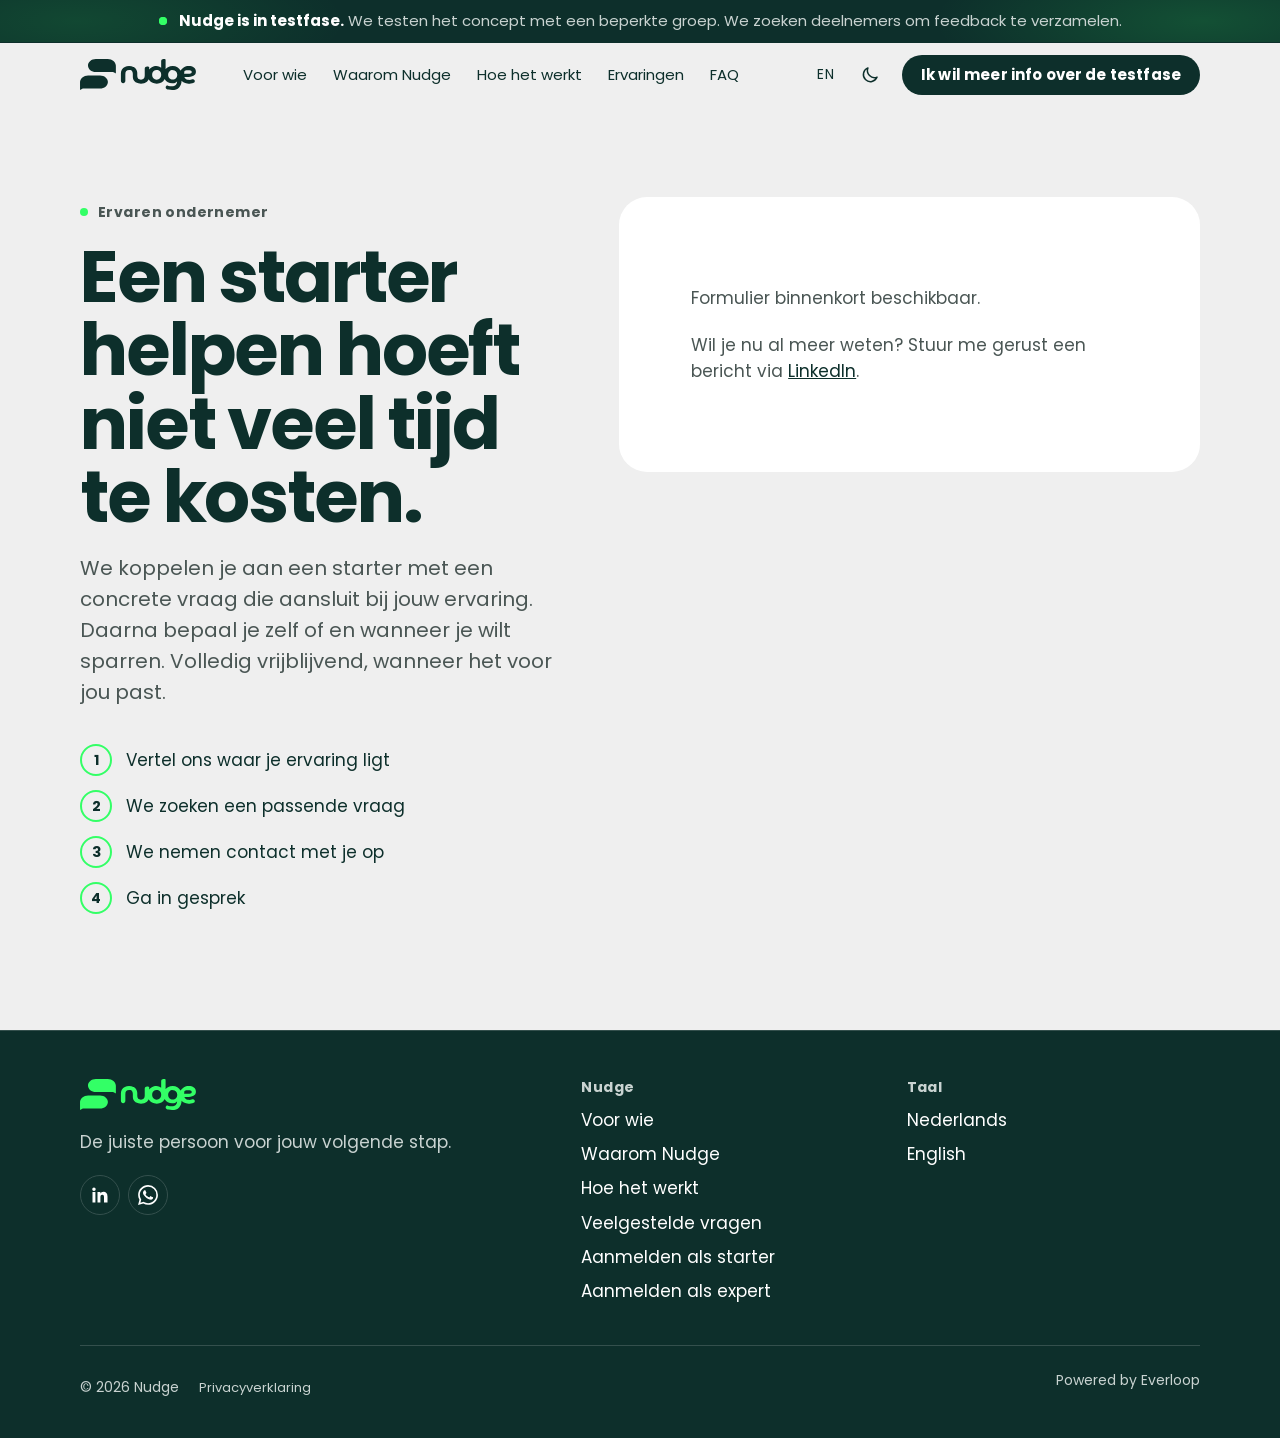
<file: aanmelden-experts.html>
<!DOCTYPE html>
<html lang="nl">
<head>
	<meta charset="utf-8" />
	<meta name="viewport" content="width=device-width, initial-scale=1" />
	<title>Aanmelden als ervaren ondernemer — Nudge</title>
	<meta name="description" content="Meld je aan als ervaren ondernemer bij Nudge en help een starter vooruit met wat jij onderweg geleerd hebt." />
	<meta property="og:title" content="Aanmelden als ervaren ondernemer — Nudge" />
	<meta property="og:description" content="Help een starter vooruit met wat jij onderweg geleerd hebt. Vrijblijvend, wanneer het voor jou past." />
	<meta property="og:type" content="website" />
	<meta property="og:locale" content="nl_BE" />
	<meta name="theme-color" content="#EFEFEF" media="(prefers-color-scheme: light)" />
	<meta name="theme-color" content="#131313" media="(prefers-color-scheme: dark)" />
	<link rel="alternate" hreflang="nl" href="aanmelden-experts.html" />
	<link rel="alternate" hreflang="en" href="en/signup-experts.html" />
	<link rel="icon" href="favicon.svg?v=3" type="image/svg+xml" />
	<link rel="icon" href="favicon-32.png?v=3" type="image/png" sizes="32x32" />
	<link rel="apple-touch-icon" href="apple-touch-icon.png?v=2" />
	<script>(function(){var d=document.documentElement;d.classList.add('js');try{var t=localStorage.getItem('nudge-theme');if(t==='dark'||t==='light')d.setAttribute('data-theme',t)}catch(e){}})();</script>
	<link rel="stylesheet" href="assets/css/style.css" />
</head>
<body>
	<a class="skip-link" href="#main">Naar de inhoud</a>

	<header class="site-header">
		<div class="test-bar">
			<div class="container">
				<p><span class="beta-dot" aria-hidden="true"></span><strong>Nudge is in testfase.</strong><span class="test-bar-more"> We testen het concept met een beperkte groep. We zoeken deelnemers om feedback te verzamelen.</span></p>
			</div>
		</div>
		<div class="container header-inner">
			<a class="brand" href="index.html" aria-label="Nudge, naar de startpagina">
				<svg class="brand-logo" viewBox="0 0 916 245" fill="currentColor" aria-hidden="true"><g transform="scale(0.6875) translate(-197.6 -222.1)"><path d="M609.5,300.4v88.7s-27.2-14.2-27.2-14.2l-3.7-2h-4.2s-195.1,0-195.1,0c-49.7,0-90.1-33.8-90.1-75.4,0-41.6,40.4-75.4,90.1-75.4h136.9c51.5,0,93.3,35.1,93.3,78.2Z"/><path d="M290.9,410.9h136.9c49.7,0,90.1,33.8,90.1,75.4,0,41.6-40.4,75.4-90.1,75.4h-199.3l-3.7,2-27.2,14.2v-88.7c0-43.1,41.9-78.2,93.3-78.2Z"/></g><g transform="translate(219.2 -277.6)"><path d="M685.3,444.7c-2.4-4.6-7.2-7.5-12.5-7.5s-3.7.3-5.4,1c-7.3,2.8-15.4,4.3-24,4.3s-20-2.4-27-7.2c-5.8-4-9.5-8.9-11.3-15,.9,0,1.8,0,2.7,0h3.3c1.5.1,2.8.2,4.1.2,1.8,0,3.4,0,4.8,0,25.8,0,45-3.4,57.1-10.3,12.7-7.1,19.2-18,19.2-32.2s-5.5-25-16.3-33.1c-10.6-7.9-24.4-11.8-41.1-11.8s-26.1,3.1-36.9,9.1c-10.9,6.1-19.4,14.6-25.5,25.1-.4.7-.9,1.5-1.3,2.3-.2-.4-.4-.8-.6-1.1-5.8-11.3-14.1-20.1-24.5-26.2-10.4-6.1-22.9-9.1-37-9.1s-26.9,3.1-37.7,9.2c-7.2,4-13.5,9.2-18.6,15.3v-76.1l-1.6-.9c-1.8-1-4.2-1.8-7-2.3-2.6-.5-5.3-.8-7.8-.8-5.3,0-9.7,1.4-13.1,4.1-3.7,2.9-5.5,7.1-5.5,12.4v53.5c-3.9-3.6-8.4-6.6-13.4-9-7.6-3.6-16.4-5.5-26.2-5.5s-24.2,3.1-34.4,9.2c-8.2,4.9-15.2,11.3-20.7,19.2v-20.7l-1.6-.9c-1.8-1-4.1-1.8-7-2.4-2.7-.5-5.3-.8-7.9-.8-5.3,0-9.7,1.4-13.1,4.1-3.6,2.8-5.5,7-5.5,12.4v55.6c0,21.7-9.4,31.8-29.5,31.8s-28.3-8.8-29.5-27.8c0-1.3,0-2.6,0-4v-22.9c-.6-9.9-3.3-18.5-8.1-26-4.8-7.5-11.3-13.6-19.5-18.2-1.2-.7-2.2-1.3-3.2-1.7-9.5-4.6-20.9-6.9-33.8-6.9s-24,2.3-33.6,6.9c-9.8,4.8-17.4,11.5-22.8,19.9-5.4,8.6-8.2,18.7-8.2,29.9v62c0,4.7,1.9,9.2,5.2,12.4,3.2,3.2,7.7,5.1,12.3,5.1,9.7,0,17.6-7.8,17.6-17.5v-54.7c0-21.7,9.4-31.8,29.5-31.8s17.2,2.7,22.1,7.9c4.3,4.6,6.8,11.4,7.4,20v1.2c0,.9.1,1.8.1,2.8v21.8c.8,15.9,6.7,28.7,17.5,38.4,3,2.6,6.1,4.8,9.3,6.6,10.2,5.9,22.9,8.9,37.7,8.9s35.5-5.2,47-15.5c6.1-5.5,10.6-12,13.6-19.5.2.4.5.8.7,1.2,6.1,10.5,14.7,18.9,25.6,24.8,10.8,5.9,23.6,8.9,37.8,8.9s26.6-3.1,36.8-9.1c10.4-6,18.6-14.9,24.3-26.3.2-.4.4-.8.6-1.3.4.7.8,1.3,1.2,2,6,10,14.2,17.9,24.4,23.4,10.1,5.5,21.6,8.3,34,8.3s19-1.9,26.4-5.5c4.8-2.3,9.2-5.1,13-8.5-.8,11.4-4.4,20.2-10.8,26.3-7.3,7-17.9,10.6-31.4,10.6s-14.1-.8-21.5-2.3c-2.9-.6-5.7-1.3-8.4-2-1.3-.4-2.6-.6-4-.6-6,0-11.4,3.7-13.5,9.2v.2c-.1,0-.2.3-.2.3-1.4,3.8-1.1,8,.7,11.6,1.8,3.6,4.9,6.1,8.7,7.3,3.7,1.1,7.7,2,12.4,3,9.8,1.9,19,2.8,28.2,2.8,24,0,42.7-6.9,55.7-20.4,12-12.4,18.5-29.9,19.4-52.1,5,5.8,11,10.6,18.1,14.4,10.4,5.8,22.7,8.7,36.6,8.7s12.9-.6,19.2-1.7c6.3-1,12.5-2.6,18.4-4.7.8-.3,1.5-.6,2.3-.9l.9-.3c3.8-1.5,6.7-4.5,8.1-8.3,1.4-3.7,1.1-7.8-.8-11.3l-.5-1ZM680.9,444c-.2-.2-.3-.3-.5-.5.2.2.3.3.5.5ZM673.1,440.5c-.1,0-.3,0-.4,0,0,0,0,0,.1,0,0,0,.2,0,.3,0ZM678.5,442c0,0-.1,0-.2-.1,0,0,.1,0,.2.1ZM676,440.9c-.2,0-.4-.1-.6-.2.2,0,.4,0,.6.2ZM671.3,440.6c-.2,0-.5,0-.7,0,.2,0,.5,0,.7,0ZM621.4,365.5h25.2c9.1,0,16.6,6.2,16.6,13.9s-7.4,13.9-16.6,13.9h-36.7l-.7.4-5,2.6v-16.3c0-7.9,7.7-14.4,17.2-14.4ZM512.9,365.5c10.8,0,19.6,3.4,26,10.1,6.6,6.8,9.8,15.7,9.8,27s-3.3,20.3-9.8,26.9c-6.4,6.7-15.2,10.1-26,10.1s-19.5-3.3-26-10.1c-6.6-6.7-9.9-15.8-9.9-27s3.2-20.2,9.9-27c6.5-6.8,15-10.1,26-10.1ZM422.1,402.9c0,11.5-3.3,20.6-10.1,27.5-6.7,7-15.1,10.4-25.8,10.4s-18.8-3.4-25.5-10.4c-6.8-7-10.1-16-10.1-27.6s3.4-20.5,10.1-27.5c6.7-6.9,15.2-10.4,25.5-10.4s19.1,3.5,25.8,10.4c6.8,7,10.1,16,10.1,27.5ZM472.2,491.3c-.3,0-.7,0-1,0,.2,0,.4,0,.7,0s.2,0,.4,0ZM464.7,493.8c-.3.3-.7.6-1,.9.3-.3.6-.6,1-.9ZM470.5,491.3c-.5,0-.9.1-1.4.3.5-.1.9-.2,1.4-.3ZM468.6,491.7c-.6.2-1.2.4-1.8.7.6-.3,1.2-.5,1.8-.7ZM466.5,492.6c-.5.2-.9.5-1.3.8.4-.3.9-.6,1.3-.8ZM462.1,496.8c-.3.6-.6,1.2-.9,1.8.2-.6.5-1.2.9-1.8ZM463.2,495.2c-.3.3-.6.7-.8,1.1.3-.4.5-.7.8-1.1Z"/></g></svg><span class="visually-hidden">Nudge</span>
			</a>
			<nav id="site-nav" class="site-nav" aria-label="Hoofdmenu">
				<ul>
					<li><a href="index.html#voor-wie">Voor wie</a></li>
					<li><a href="index.html#waarom-nudge">Waarom Nudge</a></li>
					<li><a href="index.html#hoe-het-werkt">Hoe het werkt</a></li>
					<li><a href="index.html#ervaringen">Ervaringen</a></li>
					<li><a href="index.html#faq">FAQ</a></li>
					<li class="nav-cta-mobile"><a class="btn btn-primary" href="aanmelden.html">Ik wil meer info over de testfase</a></li>
				</ul>
			</nav>
			<div class="header-actions">
				<a class="lang-switch" href="en/signup-experts.html" hreflang="en" lang="en" aria-label="English">EN</a>
				<button class="icon-btn theme-toggle" type="button" data-theme-toggle data-label-dark="Donkere modus inschakelen" data-label-light="Lichte modus inschakelen" aria-label="Donkere modus inschakelen">
					<svg class="icon-moon" viewBox="0 0 24 24" fill="none" stroke="currentColor" stroke-width="1.8" stroke-linecap="round" stroke-linejoin="round" aria-hidden="true"><path d="M20.5 14.5A8.5 8.5 0 0 1 9.5 3.5a8.5 8.5 0 1 0 11 11z"/></svg>
					<svg class="icon-sun" viewBox="0 0 24 24" fill="none" stroke="currentColor" stroke-width="1.8" stroke-linecap="round" stroke-linejoin="round" aria-hidden="true"><circle cx="12" cy="12" r="4"/><path d="M12 2.5v2M12 19.5v2M4.6 4.6 6 6M18 18l1.4 1.4M2.5 12h2M19.5 12h2M4.6 19.4 6 18M18 6l1.4-1.4"/></svg>
				</button>
				<button class="icon-btn menu-toggle" type="button" aria-controls="site-nav" aria-expanded="false" aria-label="Menu openen" data-label-open="Menu openen" data-label-close="Menu sluiten">
					<svg class="icon-menu" viewBox="0 0 24 24" fill="none" stroke="currentColor" stroke-width="1.8" stroke-linecap="round" aria-hidden="true"><path d="M4 7h16M4 12h16M4 17h16"/></svg>
					<svg class="icon-close" viewBox="0 0 24 24" fill="none" stroke="currentColor" stroke-width="1.8" stroke-linecap="round" aria-hidden="true"><path d="M6 6l12 12M18 6 6 18"/></svg>
				</button>
				<a class="btn btn-dark btn-sm header-cta" href="aanmelden.html" aria-current="page">Ik wil meer info over de testfase</a>
			</div>
		</div>
	</header>

	<main id="main">
		<div class="container signup">
			<div class="signup-intro">
				<p class="eyebrow">Ervaren ondernemer</p>
				<h1>Een starter helpen hoeft niet veel tijd te kosten.</h1>
				<p class="lead">We koppelen je aan een starter met een concrete vraag die aansluit bij jouw ervaring. Daarna bepaal je zelf of en wanneer je wilt sparren. Volledig vrijblijvend, wanneer het voor jou past.</p>
				<ol class="mini-steps">
					<li>Vertel ons waar je ervaring ligt</li>
					<li>We zoeken een passende vraag</li>
					<li>We nemen contact met je op</li>
					<li>Ga in gesprek</li>
				</ol>
			</div>

			<!-- TODO: vervang [LINK INTERESSEFORMULIER] door de link naar het interesseformulier. -->
			<div class="cta">
				<p>Formulier binnenkort beschikbaar.</p>
				<p>Wil je nu al meer weten? Stuur me gerust een bericht via <a href="https://www.linkedin.com/in/jente-van-langenaeken-a2a3b02a8/" target="_blank" rel="noopener">LinkedIn</a>.</p>
			</div>
		</div>
	</main>

	<footer class="site-footer">
		<div class="container">
			<div class="footer-grid">
				<div>
					<a class="brand" href="index.html">
						<svg class="brand-logo" viewBox="0 0 916 245" fill="currentColor" aria-hidden="true"><g transform="scale(0.6875) translate(-197.6 -222.1)"><path d="M609.5,300.4v88.7s-27.2-14.2-27.2-14.2l-3.7-2h-4.2s-195.1,0-195.1,0c-49.7,0-90.1-33.8-90.1-75.4,0-41.6,40.4-75.4,90.1-75.4h136.9c51.5,0,93.3,35.1,93.3,78.2Z"/><path d="M290.9,410.9h136.9c49.7,0,90.1,33.8,90.1,75.4,0,41.6-40.4,75.4-90.1,75.4h-199.3l-3.7,2-27.2,14.2v-88.7c0-43.1,41.9-78.2,93.3-78.2Z"/></g><g transform="translate(219.2 -277.6)"><path d="M685.3,444.7c-2.4-4.6-7.2-7.5-12.5-7.5s-3.7.3-5.4,1c-7.3,2.8-15.4,4.3-24,4.3s-20-2.4-27-7.2c-5.8-4-9.5-8.9-11.3-15,.9,0,1.8,0,2.7,0h3.3c1.5.1,2.8.2,4.1.2,1.8,0,3.4,0,4.8,0,25.8,0,45-3.4,57.1-10.3,12.7-7.1,19.2-18,19.2-32.2s-5.5-25-16.3-33.1c-10.6-7.9-24.4-11.8-41.1-11.8s-26.1,3.1-36.9,9.1c-10.9,6.1-19.4,14.6-25.5,25.1-.4.7-.9,1.5-1.3,2.3-.2-.4-.4-.8-.6-1.1-5.8-11.3-14.1-20.1-24.5-26.2-10.4-6.1-22.9-9.1-37-9.1s-26.9,3.1-37.7,9.2c-7.2,4-13.5,9.2-18.6,15.3v-76.1l-1.6-.9c-1.8-1-4.2-1.8-7-2.3-2.6-.5-5.3-.8-7.8-.8-5.3,0-9.7,1.4-13.1,4.1-3.7,2.9-5.5,7.1-5.5,12.4v53.5c-3.9-3.6-8.4-6.6-13.4-9-7.6-3.6-16.4-5.5-26.2-5.5s-24.2,3.1-34.4,9.2c-8.2,4.9-15.2,11.3-20.7,19.2v-20.7l-1.6-.9c-1.8-1-4.1-1.8-7-2.4-2.7-.5-5.3-.8-7.9-.8-5.3,0-9.7,1.4-13.1,4.1-3.6,2.8-5.5,7-5.5,12.4v55.6c0,21.7-9.4,31.8-29.5,31.8s-28.3-8.8-29.5-27.8c0-1.3,0-2.6,0-4v-22.9c-.6-9.9-3.3-18.5-8.1-26-4.8-7.5-11.3-13.6-19.5-18.2-1.2-.7-2.2-1.3-3.2-1.7-9.5-4.6-20.9-6.9-33.8-6.9s-24,2.3-33.6,6.9c-9.8,4.8-17.4,11.5-22.8,19.9-5.4,8.6-8.2,18.7-8.2,29.9v62c0,4.7,1.9,9.2,5.2,12.4,3.2,3.2,7.7,5.1,12.3,5.1,9.7,0,17.6-7.8,17.6-17.5v-54.7c0-21.7,9.4-31.8,29.5-31.8s17.2,2.7,22.1,7.9c4.3,4.6,6.8,11.4,7.4,20v1.2c0,.9.1,1.8.1,2.8v21.8c.8,15.9,6.7,28.7,17.5,38.4,3,2.6,6.1,4.8,9.3,6.6,10.2,5.9,22.9,8.9,37.7,8.9s35.5-5.2,47-15.5c6.1-5.5,10.6-12,13.6-19.5.2.4.5.8.7,1.2,6.1,10.5,14.7,18.9,25.6,24.8,10.8,5.9,23.6,8.9,37.8,8.9s26.6-3.1,36.8-9.1c10.4-6,18.6-14.9,24.3-26.3.2-.4.4-.8.6-1.3.4.7.8,1.3,1.2,2,6,10,14.2,17.9,24.4,23.4,10.1,5.5,21.6,8.3,34,8.3s19-1.9,26.4-5.5c4.8-2.3,9.2-5.1,13-8.5-.8,11.4-4.4,20.2-10.8,26.3-7.3,7-17.9,10.6-31.4,10.6s-14.1-.8-21.5-2.3c-2.9-.6-5.7-1.3-8.4-2-1.3-.4-2.6-.6-4-.6-6,0-11.4,3.7-13.5,9.2v.2c-.1,0-.2.3-.2.3-1.4,3.8-1.1,8,.7,11.6,1.8,3.6,4.9,6.1,8.7,7.3,3.7,1.1,7.7,2,12.4,3,9.8,1.9,19,2.8,28.2,2.8,24,0,42.7-6.9,55.7-20.4,12-12.4,18.5-29.9,19.4-52.1,5,5.8,11,10.6,18.1,14.4,10.4,5.8,22.7,8.7,36.6,8.7s12.9-.6,19.2-1.7c6.3-1,12.5-2.6,18.4-4.7.8-.3,1.5-.6,2.3-.9l.9-.3c3.8-1.5,6.7-4.5,8.1-8.3,1.4-3.7,1.1-7.8-.8-11.3l-.5-1ZM680.9,444c-.2-.2-.3-.3-.5-.5.2.2.3.3.5.5ZM673.1,440.5c-.1,0-.3,0-.4,0,0,0,0,0,.1,0,0,0,.2,0,.3,0ZM678.5,442c0,0-.1,0-.2-.1,0,0,.1,0,.2.1ZM676,440.9c-.2,0-.4-.1-.6-.2.2,0,.4,0,.6.2ZM671.3,440.6c-.2,0-.5,0-.7,0,.2,0,.5,0,.7,0ZM621.4,365.5h25.2c9.1,0,16.6,6.2,16.6,13.9s-7.4,13.9-16.6,13.9h-36.7l-.7.4-5,2.6v-16.3c0-7.9,7.7-14.4,17.2-14.4ZM512.9,365.5c10.8,0,19.6,3.4,26,10.1,6.6,6.8,9.8,15.7,9.8,27s-3.3,20.3-9.8,26.9c-6.4,6.7-15.2,10.1-26,10.1s-19.5-3.3-26-10.1c-6.6-6.7-9.9-15.8-9.9-27s3.2-20.2,9.9-27c6.5-6.8,15-10.1,26-10.1ZM422.1,402.9c0,11.5-3.3,20.6-10.1,27.5-6.7,7-15.1,10.4-25.8,10.4s-18.8-3.4-25.5-10.4c-6.8-7-10.1-16-10.1-27.6s3.4-20.5,10.1-27.5c6.7-6.9,15.2-10.4,25.5-10.4s19.1,3.5,25.8,10.4c6.8,7,10.1,16,10.1,27.5ZM472.2,491.3c-.3,0-.7,0-1,0,.2,0,.4,0,.7,0s.2,0,.4,0ZM464.7,493.8c-.3.3-.7.6-1,.9.3-.3.6-.6,1-.9ZM470.5,491.3c-.5,0-.9.1-1.4.3.5-.1.9-.2,1.4-.3ZM468.6,491.7c-.6.2-1.2.4-1.8.7.6-.3,1.2-.5,1.8-.7ZM466.5,492.6c-.5.2-.9.5-1.3.8.4-.3.9-.6,1.3-.8ZM462.1,496.8c-.3.6-.6,1.2-.9,1.8.2-.6.5-1.2.9-1.8ZM463.2,495.2c-.3.3-.6.7-.8,1.1.3-.4.5-.7.8-1.1Z"/></g></svg><span class="visually-hidden">Nudge</span>
					</a>
					<p class="footer-tagline">De juiste persoon voor jouw volgende stap.</p>
					<!-- TODO: vul de links naar Facebook en Instagram in. -->
					<div class="socials">
  						<a class="icon-btn" href="https://www.linkedin.com/in/jente-van-langenaeken-a2a3b02a8/" target="_blank" rel="noopener" aria-label="Nudge op LinkedIn">
    					<svg viewBox="0 0 24 24" fill="currentColor" aria-hidden="true"><path d="M6.5 8.5H3V21h3.5V8.5ZM4.75 3A2.1 2.1 0 1 0 4.75 7.2 2.1 2.1 0 0 0 4.75 3ZM21 13.8c0-3.8-2-5.6-4.7-5.6-2.2 0-3.2 1.2-3.8 2v-1.7H9V21h3.5v-6.2c0-1.6.3-3.2 2.3-3.2 2 0 2 1.9 2 3.3V21H21v-7.2Z"/></svg>
  						</a>
						<a class="icon-btn" href="https://wa.me/32495477107" target="_blank" rel="noopener" aria-label="Contact via WhatsApp">
					    <svg viewBox="0 0 24 24" fill="currentColor" aria-hidden="true"><path d="M17.472 14.382c-.297-.149-1.758-.867-2.03-.967-.273-.099-.471-.148-.67.15-.197.297-.767.966-.94 1.164-.173.199-.347.223-.644.075-.297-.15-1.255-.463-2.39-1.475-.883-.788-1.48-1.761-1.653-2.059-.173-.297-.018-.458.13-.606.134-.133.298-.347.446-.52.149-.174.198-.298.298-.497.099-.198.05-.371-.025-.52-.075-.149-.669-1.612-.916-2.207-.242-.579-.487-.5-.669-.51-.173-.008-.371-.01-.57-.01-.198 0-.52.074-.792.372-.272.297-1.04 1.016-1.04 2.479 0 1.462 1.065 2.875 1.213 3.074.149.198 2.096 3.2 5.077 4.487.709.306 1.262.489 1.694.625.712.227 1.36.195 1.871.118.571-.085 1.758-.719 2.006-1.413.248-.694.248-1.289.173-1.413-.074-.124-.272-.198-.57-.347m-5.421 7.403h-.004a9.87 9.87 0 0 1-5.031-1.378l-.361-.214-3.741.982.998-3.648-.235-.374a9.86 9.86 0 0 1-1.51-5.26c.001-5.45 4.436-9.884 9.888-9.884 2.64 0 5.122 1.03 6.988 2.898a9.825 9.825 0 0 1 2.893 6.994c-.003 5.45-4.437 9.884-9.885 9.884m8.413-18.297A11.815 11.815 0 0 0 12.05 0C5.495 0 .16 5.335.157 11.892c0 2.096.547 4.142 1.588 5.945L.057 24l6.305-1.654a11.882 11.882 0 0 0 5.683 1.448h.005c6.554 0 11.89-5.335 11.893-11.893a11.821 11.821 0 0 0-3.48-8.413Z"/>
						</svg>
  						</a>
					</div>
				</div>
				<div class="footer-col">
					<h2>Nudge</h2>
					<ul>
						<li><a href="index.html#voor-wie">Voor wie</a></li>
						<li><a href="index.html#waarom-nudge">Waarom Nudge</a></li>
						<li><a href="index.html#hoe-het-werkt">Hoe het werkt</a></li>
						<li><a href="index.html#faq">Veelgestelde vragen</a></li>
						<li><a href="aanmelden.html">Aanmelden als starter</a></li>
						<li><a href="aanmelden-experts.html">Aanmelden als expert</a></li>
					</ul>
				</div>
				<div class="footer-col">
					<h2>Taal</h2>
					<ul>
						<li><a href="aanmelden-experts.html" aria-current="page">Nederlands</a></li>
						<li><a href="en/signup-experts.html" hreflang="en" lang="en">English</a></li>
					</ul>
				</div>
			</div>
			<div class="footer-bottom">
				<p>&copy; 2026 Nudge <a class="footer-legal" href="privacy.html">Privacyverklaring</a></p>
				<p>Powered by Everloop</p>
			</div>
		</div>
	</footer>

	<script src="assets/js/site.js"></script>
</body>
</html>
</file>
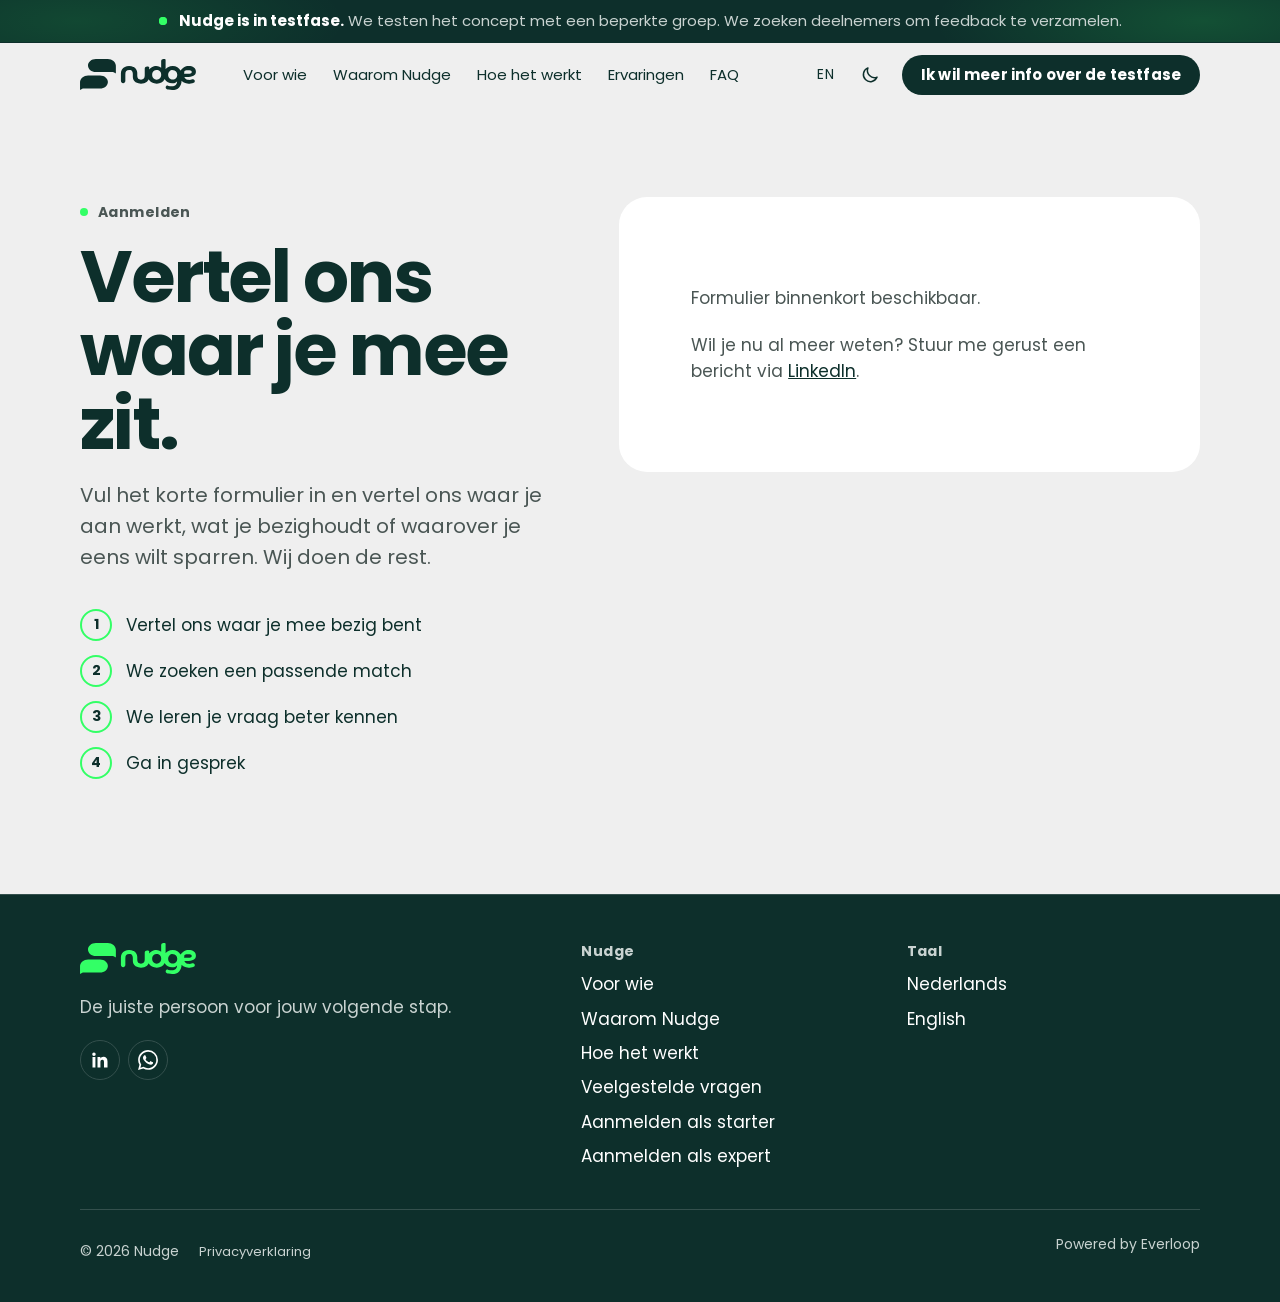
<file: aanmelden.html>
<!DOCTYPE html>
<html lang="nl">
<head>
	<meta charset="utf-8" />
	<meta name="viewport" content="width=device-width, initial-scale=1" />
	<title>Aanmelden — Nudge</title>
	<meta name="description" content="Meld je aan bij Nudge. Vertel wie je bent en wat je zoekt, en we nemen persoonlijk contact met je op." />
	<meta property="og:title" content="Aanmelden — Nudge" />
	<meta property="og:description" content="Zit je met een vraag over je zaak of idee? Vertel het ons, wij zoeken iemand die het al heeft meegemaakt." />
	<meta property="og:type" content="website" />
	<meta property="og:locale" content="nl_BE" />
	<meta name="theme-color" content="#EFEFEF" media="(prefers-color-scheme: light)" />
	<meta name="theme-color" content="#131313" media="(prefers-color-scheme: dark)" />
	<link rel="alternate" hreflang="nl" href="aanmelden.html" />
	<link rel="alternate" hreflang="en" href="en/signup.html" />
	<link rel="icon" href="favicon.svg?v=3" type="image/svg+xml" />
	<link rel="icon" href="favicon-32.png?v=3" type="image/png" sizes="32x32" />
	<link rel="apple-touch-icon" href="apple-touch-icon.png?v=2" />
	<script>(function(){var d=document.documentElement;d.classList.add('js');try{var t=localStorage.getItem('nudge-theme');if(t==='dark'||t==='light')d.setAttribute('data-theme',t)}catch(e){}})();</script>
	<link rel="stylesheet" href="assets/css/style.css" />
</head>
<body>
	<a class="skip-link" href="#main">Naar de inhoud</a>

	<header class="site-header">
		<div class="test-bar">
			<div class="container">
				<p><span class="beta-dot" aria-hidden="true"></span><strong>Nudge is in testfase.</strong><span class="test-bar-more"> We testen het concept met een beperkte groep. We zoeken deelnemers om feedback te verzamelen.</span></p>
			</div>
		</div>
		<div class="container header-inner">
			<a class="brand" href="index.html" aria-label="Nudge, naar de startpagina">
				<svg class="brand-logo" viewBox="0 0 916 245" fill="currentColor" aria-hidden="true"><g transform="scale(0.6875) translate(-197.6 -222.1)"><path d="M609.5,300.4v88.7s-27.2-14.2-27.2-14.2l-3.7-2h-4.2s-195.1,0-195.1,0c-49.7,0-90.1-33.8-90.1-75.4,0-41.6,40.4-75.4,90.1-75.4h136.9c51.5,0,93.3,35.1,93.3,78.2Z"/><path d="M290.9,410.9h136.9c49.7,0,90.1,33.8,90.1,75.4,0,41.6-40.4,75.4-90.1,75.4h-199.3l-3.7,2-27.2,14.2v-88.7c0-43.1,41.9-78.2,93.3-78.2Z"/></g><g transform="translate(219.2 -277.6)"><path d="M685.3,444.7c-2.4-4.6-7.2-7.5-12.5-7.5s-3.7.3-5.4,1c-7.3,2.8-15.4,4.3-24,4.3s-20-2.4-27-7.2c-5.8-4-9.5-8.9-11.3-15,.9,0,1.8,0,2.7,0h3.3c1.5.1,2.8.2,4.1.2,1.8,0,3.4,0,4.8,0,25.8,0,45-3.4,57.1-10.3,12.7-7.1,19.2-18,19.2-32.2s-5.5-25-16.3-33.1c-10.6-7.9-24.4-11.8-41.1-11.8s-26.1,3.1-36.9,9.1c-10.9,6.1-19.4,14.6-25.5,25.1-.4.7-.9,1.5-1.3,2.3-.2-.4-.4-.8-.6-1.1-5.8-11.3-14.1-20.1-24.5-26.2-10.4-6.1-22.9-9.1-37-9.1s-26.9,3.1-37.7,9.2c-7.2,4-13.5,9.2-18.6,15.3v-76.1l-1.6-.9c-1.8-1-4.2-1.8-7-2.3-2.6-.5-5.3-.8-7.8-.8-5.3,0-9.7,1.4-13.1,4.1-3.7,2.9-5.5,7.1-5.5,12.4v53.5c-3.9-3.6-8.4-6.6-13.4-9-7.6-3.6-16.4-5.5-26.2-5.5s-24.2,3.1-34.4,9.2c-8.2,4.9-15.2,11.3-20.7,19.2v-20.7l-1.6-.9c-1.8-1-4.1-1.8-7-2.4-2.7-.5-5.3-.8-7.9-.8-5.3,0-9.7,1.4-13.1,4.1-3.6,2.8-5.5,7-5.5,12.4v55.6c0,21.7-9.4,31.8-29.5,31.8s-28.3-8.8-29.5-27.8c0-1.3,0-2.6,0-4v-22.9c-.6-9.9-3.3-18.5-8.1-26-4.8-7.5-11.3-13.6-19.5-18.2-1.2-.7-2.2-1.3-3.2-1.7-9.5-4.6-20.9-6.9-33.8-6.9s-24,2.3-33.6,6.9c-9.8,4.8-17.4,11.5-22.8,19.9-5.4,8.6-8.2,18.7-8.2,29.9v62c0,4.7,1.9,9.2,5.2,12.4,3.2,3.2,7.7,5.1,12.3,5.1,9.7,0,17.6-7.8,17.6-17.5v-54.7c0-21.7,9.4-31.8,29.5-31.8s17.2,2.7,22.1,7.9c4.3,4.6,6.8,11.4,7.4,20v1.2c0,.9.1,1.8.1,2.8v21.8c.8,15.9,6.7,28.7,17.5,38.4,3,2.6,6.1,4.8,9.3,6.6,10.2,5.9,22.9,8.9,37.7,8.9s35.5-5.2,47-15.5c6.1-5.5,10.6-12,13.6-19.5.2.4.5.8.7,1.2,6.1,10.5,14.7,18.9,25.6,24.8,10.8,5.9,23.6,8.9,37.8,8.9s26.6-3.1,36.8-9.1c10.4-6,18.6-14.9,24.3-26.3.2-.4.4-.8.6-1.3.4.7.8,1.3,1.2,2,6,10,14.2,17.9,24.4,23.4,10.1,5.5,21.6,8.3,34,8.3s19-1.9,26.4-5.5c4.8-2.3,9.2-5.1,13-8.5-.8,11.4-4.4,20.2-10.8,26.3-7.3,7-17.9,10.6-31.4,10.6s-14.1-.8-21.5-2.3c-2.9-.6-5.7-1.3-8.4-2-1.3-.4-2.6-.6-4-.6-6,0-11.4,3.7-13.5,9.2v.2c-.1,0-.2.3-.2.3-1.4,3.8-1.1,8,.7,11.6,1.8,3.6,4.9,6.1,8.7,7.3,3.7,1.1,7.7,2,12.4,3,9.8,1.9,19,2.8,28.2,2.8,24,0,42.7-6.9,55.7-20.4,12-12.4,18.5-29.9,19.4-52.1,5,5.8,11,10.6,18.1,14.4,10.4,5.8,22.7,8.7,36.6,8.7s12.9-.6,19.2-1.7c6.3-1,12.5-2.6,18.4-4.7.8-.3,1.5-.6,2.3-.9l.9-.3c3.8-1.5,6.7-4.5,8.1-8.3,1.4-3.7,1.1-7.8-.8-11.3l-.5-1ZM680.9,444c-.2-.2-.3-.3-.5-.5.2.2.3.3.5.5ZM673.1,440.5c-.1,0-.3,0-.4,0,0,0,0,0,.1,0,0,0,.2,0,.3,0ZM678.5,442c0,0-.1,0-.2-.1,0,0,.1,0,.2.1ZM676,440.9c-.2,0-.4-.1-.6-.2.2,0,.4,0,.6.2ZM671.3,440.6c-.2,0-.5,0-.7,0,.2,0,.5,0,.7,0ZM621.4,365.5h25.2c9.1,0,16.6,6.2,16.6,13.9s-7.4,13.9-16.6,13.9h-36.7l-.7.4-5,2.6v-16.3c0-7.9,7.7-14.4,17.2-14.4ZM512.9,365.5c10.8,0,19.6,3.4,26,10.1,6.6,6.8,9.8,15.7,9.8,27s-3.3,20.3-9.8,26.9c-6.4,6.7-15.2,10.1-26,10.1s-19.5-3.3-26-10.1c-6.6-6.7-9.9-15.8-9.9-27s3.2-20.2,9.9-27c6.5-6.8,15-10.1,26-10.1ZM422.1,402.9c0,11.5-3.3,20.6-10.1,27.5-6.7,7-15.1,10.4-25.8,10.4s-18.8-3.4-25.5-10.4c-6.8-7-10.1-16-10.1-27.6s3.4-20.5,10.1-27.5c6.7-6.9,15.2-10.4,25.5-10.4s19.1,3.5,25.8,10.4c6.8,7,10.1,16,10.1,27.5ZM472.2,491.3c-.3,0-.7,0-1,0,.2,0,.4,0,.7,0s.2,0,.4,0ZM464.7,493.8c-.3.3-.7.6-1,.9.3-.3.6-.6,1-.9ZM470.5,491.3c-.5,0-.9.1-1.4.3.5-.1.9-.2,1.4-.3ZM468.6,491.7c-.6.2-1.2.4-1.8.7.6-.3,1.2-.5,1.8-.7ZM466.5,492.6c-.5.2-.9.5-1.3.8.4-.3.9-.6,1.3-.8ZM462.1,496.8c-.3.6-.6,1.2-.9,1.8.2-.6.5-1.2.9-1.8ZM463.2,495.2c-.3.3-.6.7-.8,1.1.3-.4.5-.7.8-1.1Z"/></g></svg><span class="visually-hidden">Nudge</span>
			</a>
			<nav id="site-nav" class="site-nav" aria-label="Hoofdmenu">
				<ul>
					<li><a href="index.html#voor-wie">Voor wie</a></li>
					<li><a href="index.html#waarom-nudge">Waarom Nudge</a></li>
					<li><a href="index.html#hoe-het-werkt">Hoe het werkt</a></li>
					<li><a href="index.html#ervaringen">Ervaringen</a></li>
					<li><a href="index.html#faq">FAQ</a></li>
					<li class="nav-cta-mobile"><a class="btn btn-primary" href="aanmelden.html">Ik wil meer info over de testfase</a></li>
				</ul>
			</nav>
			<div class="header-actions">
				<a class="lang-switch" href="en/signup.html" hreflang="en" lang="en" aria-label="English">EN</a>
				<button class="icon-btn theme-toggle" type="button" data-theme-toggle data-label-dark="Donkere modus inschakelen" data-label-light="Lichte modus inschakelen" aria-label="Donkere modus inschakelen">
					<svg class="icon-moon" viewBox="0 0 24 24" fill="none" stroke="currentColor" stroke-width="1.8" stroke-linecap="round" stroke-linejoin="round" aria-hidden="true"><path d="M20.5 14.5A8.5 8.5 0 0 1 9.5 3.5a8.5 8.5 0 1 0 11 11z"/></svg>
					<svg class="icon-sun" viewBox="0 0 24 24" fill="none" stroke="currentColor" stroke-width="1.8" stroke-linecap="round" stroke-linejoin="round" aria-hidden="true"><circle cx="12" cy="12" r="4"/><path d="M12 2.5v2M12 19.5v2M4.6 4.6 6 6M18 18l1.4 1.4M2.5 12h2M19.5 12h2M4.6 19.4 6 18M18 6l1.4-1.4"/></svg>
				</button>
				<button class="icon-btn menu-toggle" type="button" aria-controls="site-nav" aria-expanded="false" aria-label="Menu openen" data-label-open="Menu openen" data-label-close="Menu sluiten">
					<svg class="icon-menu" viewBox="0 0 24 24" fill="none" stroke="currentColor" stroke-width="1.8" stroke-linecap="round" aria-hidden="true"><path d="M4 7h16M4 12h16M4 17h16"/></svg>
					<svg class="icon-close" viewBox="0 0 24 24" fill="none" stroke="currentColor" stroke-width="1.8" stroke-linecap="round" aria-hidden="true"><path d="M6 6l12 12M18 6 6 18"/></svg>
				</button>
				<a class="btn btn-dark btn-sm header-cta" href="aanmelden.html" aria-current="page">Ik wil meer info over de testfase</a>
			</div>
		</div>
	</header>

	<main id="main">
		<div class="container signup">
			<div class="signup-intro">
				<p class="eyebrow">Aanmelden</p>
				<h1>Vertel ons waar je mee zit.</h1>
				<p class="lead">Vul het korte formulier in en vertel ons waar je aan werkt, wat je bezighoudt of waarover je eens wilt sparren. Wij doen de rest.</p>
				<ol class="mini-steps">
					<li>Vertel ons waar je mee bezig bent</li>
					<li>We zoeken een passende match</li>
					<li>We leren je vraag beter kennen</li>
					<li>Ga in gesprek</li>
				</ol>
			</div>

			<!-- TODO: vervang [LINK INTERESSEFORMULIER] door de link naar het interesseformulier. -->
			<div class="cta">
				<p>Formulier binnenkort beschikbaar.</p>
				<p>Wil je nu al meer weten? Stuur me gerust een bericht via <a href="https://www.linkedin.com/in/jente-van-langenaeken-a2a3b02a8/" target="_blank" rel="noopener">LinkedIn</a>.</p>
			</div>
		</div>
	</main>

	<footer class="site-footer">
		<div class="container">
			<div class="footer-grid">
				<div>
					<a class="brand" href="index.html">
						<svg class="brand-logo" viewBox="0 0 916 245" fill="currentColor" aria-hidden="true"><g transform="scale(0.6875) translate(-197.6 -222.1)"><path d="M609.5,300.4v88.7s-27.2-14.2-27.2-14.2l-3.7-2h-4.2s-195.1,0-195.1,0c-49.7,0-90.1-33.8-90.1-75.4,0-41.6,40.4-75.4,90.1-75.4h136.9c51.5,0,93.3,35.1,93.3,78.2Z"/><path d="M290.9,410.9h136.9c49.7,0,90.1,33.8,90.1,75.4,0,41.6-40.4,75.4-90.1,75.4h-199.3l-3.7,2-27.2,14.2v-88.7c0-43.1,41.9-78.2,93.3-78.2Z"/></g><g transform="translate(219.2 -277.6)"><path d="M685.3,444.7c-2.4-4.6-7.2-7.5-12.5-7.5s-3.7.3-5.4,1c-7.3,2.8-15.4,4.3-24,4.3s-20-2.4-27-7.2c-5.8-4-9.5-8.9-11.3-15,.9,0,1.8,0,2.7,0h3.3c1.5.1,2.8.2,4.1.2,1.8,0,3.4,0,4.8,0,25.8,0,45-3.4,57.1-10.3,12.7-7.1,19.2-18,19.2-32.2s-5.5-25-16.3-33.1c-10.6-7.9-24.4-11.8-41.1-11.8s-26.1,3.1-36.9,9.1c-10.9,6.1-19.4,14.6-25.5,25.1-.4.7-.9,1.5-1.3,2.3-.2-.4-.4-.8-.6-1.1-5.8-11.3-14.1-20.1-24.5-26.2-10.4-6.1-22.9-9.1-37-9.1s-26.9,3.1-37.7,9.2c-7.2,4-13.5,9.2-18.6,15.3v-76.1l-1.6-.9c-1.8-1-4.2-1.8-7-2.3-2.6-.5-5.3-.8-7.8-.8-5.3,0-9.7,1.4-13.1,4.1-3.7,2.9-5.5,7.1-5.5,12.4v53.5c-3.9-3.6-8.4-6.6-13.4-9-7.6-3.6-16.4-5.5-26.2-5.5s-24.2,3.1-34.4,9.2c-8.2,4.9-15.2,11.3-20.7,19.2v-20.7l-1.6-.9c-1.8-1-4.1-1.8-7-2.4-2.7-.5-5.3-.8-7.9-.8-5.3,0-9.7,1.4-13.1,4.1-3.6,2.8-5.5,7-5.5,12.4v55.6c0,21.7-9.4,31.8-29.5,31.8s-28.3-8.8-29.5-27.8c0-1.3,0-2.6,0-4v-22.9c-.6-9.9-3.3-18.5-8.1-26-4.8-7.5-11.3-13.6-19.5-18.2-1.2-.7-2.2-1.3-3.2-1.7-9.5-4.6-20.9-6.9-33.8-6.9s-24,2.3-33.6,6.9c-9.8,4.8-17.4,11.5-22.8,19.9-5.4,8.6-8.2,18.7-8.2,29.9v62c0,4.7,1.9,9.2,5.2,12.4,3.2,3.2,7.7,5.1,12.3,5.1,9.7,0,17.6-7.8,17.6-17.5v-54.7c0-21.7,9.4-31.8,29.5-31.8s17.2,2.7,22.1,7.9c4.3,4.6,6.8,11.4,7.4,20v1.2c0,.9.1,1.8.1,2.8v21.8c.8,15.9,6.7,28.7,17.5,38.4,3,2.6,6.1,4.8,9.3,6.6,10.2,5.9,22.9,8.9,37.7,8.9s35.5-5.2,47-15.5c6.1-5.5,10.6-12,13.6-19.5.2.4.5.8.7,1.2,6.1,10.5,14.7,18.9,25.6,24.8,10.8,5.9,23.6,8.9,37.8,8.9s26.6-3.1,36.8-9.1c10.4-6,18.6-14.9,24.3-26.3.2-.4.4-.8.6-1.3.4.7.8,1.3,1.2,2,6,10,14.2,17.9,24.4,23.4,10.1,5.5,21.6,8.3,34,8.3s19-1.9,26.4-5.5c4.8-2.3,9.2-5.1,13-8.5-.8,11.4-4.4,20.2-10.8,26.3-7.3,7-17.9,10.6-31.4,10.6s-14.1-.8-21.5-2.3c-2.9-.6-5.7-1.3-8.4-2-1.3-.4-2.6-.6-4-.6-6,0-11.4,3.7-13.5,9.2v.2c-.1,0-.2.3-.2.3-1.4,3.8-1.1,8,.7,11.6,1.8,3.6,4.9,6.1,8.7,7.3,3.7,1.1,7.7,2,12.4,3,9.8,1.9,19,2.8,28.2,2.8,24,0,42.7-6.9,55.7-20.4,12-12.4,18.5-29.9,19.4-52.1,5,5.8,11,10.6,18.1,14.4,10.4,5.8,22.7,8.7,36.6,8.7s12.9-.6,19.2-1.7c6.3-1,12.5-2.6,18.4-4.7.8-.3,1.5-.6,2.3-.9l.9-.3c3.8-1.5,6.7-4.5,8.1-8.3,1.4-3.7,1.1-7.8-.8-11.3l-.5-1ZM680.9,444c-.2-.2-.3-.3-.5-.5.2.2.3.3.5.5ZM673.1,440.5c-.1,0-.3,0-.4,0,0,0,0,0,.1,0,0,0,.2,0,.3,0ZM678.5,442c0,0-.1,0-.2-.1,0,0,.1,0,.2.1ZM676,440.9c-.2,0-.4-.1-.6-.2.2,0,.4,0,.6.2ZM671.3,440.6c-.2,0-.5,0-.7,0,.2,0,.5,0,.7,0ZM621.4,365.5h25.2c9.1,0,16.6,6.2,16.6,13.9s-7.4,13.9-16.6,13.9h-36.7l-.7.4-5,2.6v-16.3c0-7.9,7.7-14.4,17.2-14.4ZM512.9,365.5c10.8,0,19.6,3.4,26,10.1,6.6,6.8,9.8,15.7,9.8,27s-3.3,20.3-9.8,26.9c-6.4,6.7-15.2,10.1-26,10.1s-19.5-3.3-26-10.1c-6.6-6.7-9.9-15.8-9.9-27s3.2-20.2,9.9-27c6.5-6.8,15-10.1,26-10.1ZM422.1,402.9c0,11.5-3.3,20.6-10.1,27.5-6.7,7-15.1,10.4-25.8,10.4s-18.8-3.4-25.5-10.4c-6.8-7-10.1-16-10.1-27.6s3.4-20.5,10.1-27.5c6.7-6.9,15.2-10.4,25.5-10.4s19.1,3.5,25.8,10.4c6.8,7,10.1,16,10.1,27.5ZM472.2,491.3c-.3,0-.7,0-1,0,.2,0,.4,0,.7,0s.2,0,.4,0ZM464.7,493.8c-.3.3-.7.6-1,.9.3-.3.6-.6,1-.9ZM470.5,491.3c-.5,0-.9.1-1.4.3.5-.1.9-.2,1.4-.3ZM468.6,491.7c-.6.2-1.2.4-1.8.7.6-.3,1.2-.5,1.8-.7ZM466.5,492.6c-.5.2-.9.5-1.3.8.4-.3.9-.6,1.3-.8ZM462.1,496.8c-.3.6-.6,1.2-.9,1.8.2-.6.5-1.2.9-1.8ZM463.2,495.2c-.3.3-.6.7-.8,1.1.3-.4.5-.7.8-1.1Z"/></g></svg><span class="visually-hidden">Nudge</span>
					</a>
					<p class="footer-tagline">De juiste persoon voor jouw volgende stap.</p>
					<!-- TODO: vul de links naar Facebook en Instagram in. -->
					<div class="socials">
  						<a class="icon-btn" href="https://www.linkedin.com/in/jente-van-langenaeken-a2a3b02a8/" target="_blank" rel="noopener" aria-label="Nudge op LinkedIn">
    					<svg viewBox="0 0 24 24" fill="currentColor" aria-hidden="true"><path d="M6.5 8.5H3V21h3.5V8.5ZM4.75 3A2.1 2.1 0 1 0 4.75 7.2 2.1 2.1 0 0 0 4.75 3ZM21 13.8c0-3.8-2-5.6-4.7-5.6-2.2 0-3.2 1.2-3.8 2v-1.7H9V21h3.5v-6.2c0-1.6.3-3.2 2.3-3.2 2 0 2 1.9 2 3.3V21H21v-7.2Z"/></svg>
  						</a>
						<a class="icon-btn" href="https://wa.me/32495477107" target="_blank" rel="noopener" aria-label="Contact via WhatsApp">
					    <svg viewBox="0 0 24 24" fill="currentColor" aria-hidden="true"><path d="M17.472 14.382c-.297-.149-1.758-.867-2.03-.967-.273-.099-.471-.148-.67.15-.197.297-.767.966-.94 1.164-.173.199-.347.223-.644.075-.297-.15-1.255-.463-2.39-1.475-.883-.788-1.48-1.761-1.653-2.059-.173-.297-.018-.458.13-.606.134-.133.298-.347.446-.52.149-.174.198-.298.298-.497.099-.198.05-.371-.025-.52-.075-.149-.669-1.612-.916-2.207-.242-.579-.487-.5-.669-.51-.173-.008-.371-.01-.57-.01-.198 0-.52.074-.792.372-.272.297-1.04 1.016-1.04 2.479 0 1.462 1.065 2.875 1.213 3.074.149.198 2.096 3.2 5.077 4.487.709.306 1.262.489 1.694.625.712.227 1.36.195 1.871.118.571-.085 1.758-.719 2.006-1.413.248-.694.248-1.289.173-1.413-.074-.124-.272-.198-.57-.347m-5.421 7.403h-.004a9.87 9.87 0 0 1-5.031-1.378l-.361-.214-3.741.982.998-3.648-.235-.374a9.86 9.86 0 0 1-1.51-5.26c.001-5.45 4.436-9.884 9.888-9.884 2.64 0 5.122 1.03 6.988 2.898a9.825 9.825 0 0 1 2.893 6.994c-.003 5.45-4.437 9.884-9.885 9.884m8.413-18.297A11.815 11.815 0 0 0 12.05 0C5.495 0 .16 5.335.157 11.892c0 2.096.547 4.142 1.588 5.945L.057 24l6.305-1.654a11.882 11.882 0 0 0 5.683 1.448h.005c6.554 0 11.89-5.335 11.893-11.893a11.821 11.821 0 0 0-3.48-8.413Z"/>
						</svg>
  						</a>
					</div>
				</div>
				<div class="footer-col">
					<h2>Nudge</h2>
					<ul>
						<li><a href="index.html#voor-wie">Voor wie</a></li>
						<li><a href="index.html#waarom-nudge">Waarom Nudge</a></li>
						<li><a href="index.html#hoe-het-werkt">Hoe het werkt</a></li>
						<li><a href="index.html#faq">Veelgestelde vragen</a></li>
						<li><a href="aanmelden.html">Aanmelden als starter</a></li>
						<li><a href="aanmelden-experts.html">Aanmelden als expert</a></li>
					</ul>
				</div>
				<div class="footer-col">
					<h2>Taal</h2>
					<ul>
						<li><a href="aanmelden.html" aria-current="page">Nederlands</a></li>
						<li><a href="en/signup.html" hreflang="en" lang="en">English</a></li>
					</ul>
				</div>
			</div>
			<div class="footer-bottom">
				<p>&copy; 2026 Nudge <a class="footer-legal" href="privacy.html">Privacyverklaring</a></p>
				<p>Powered by Everloop</p>
			</div>
		</div>
	</footer>

	<script src="assets/js/site.js"></script>
</body>
</html>
</file>
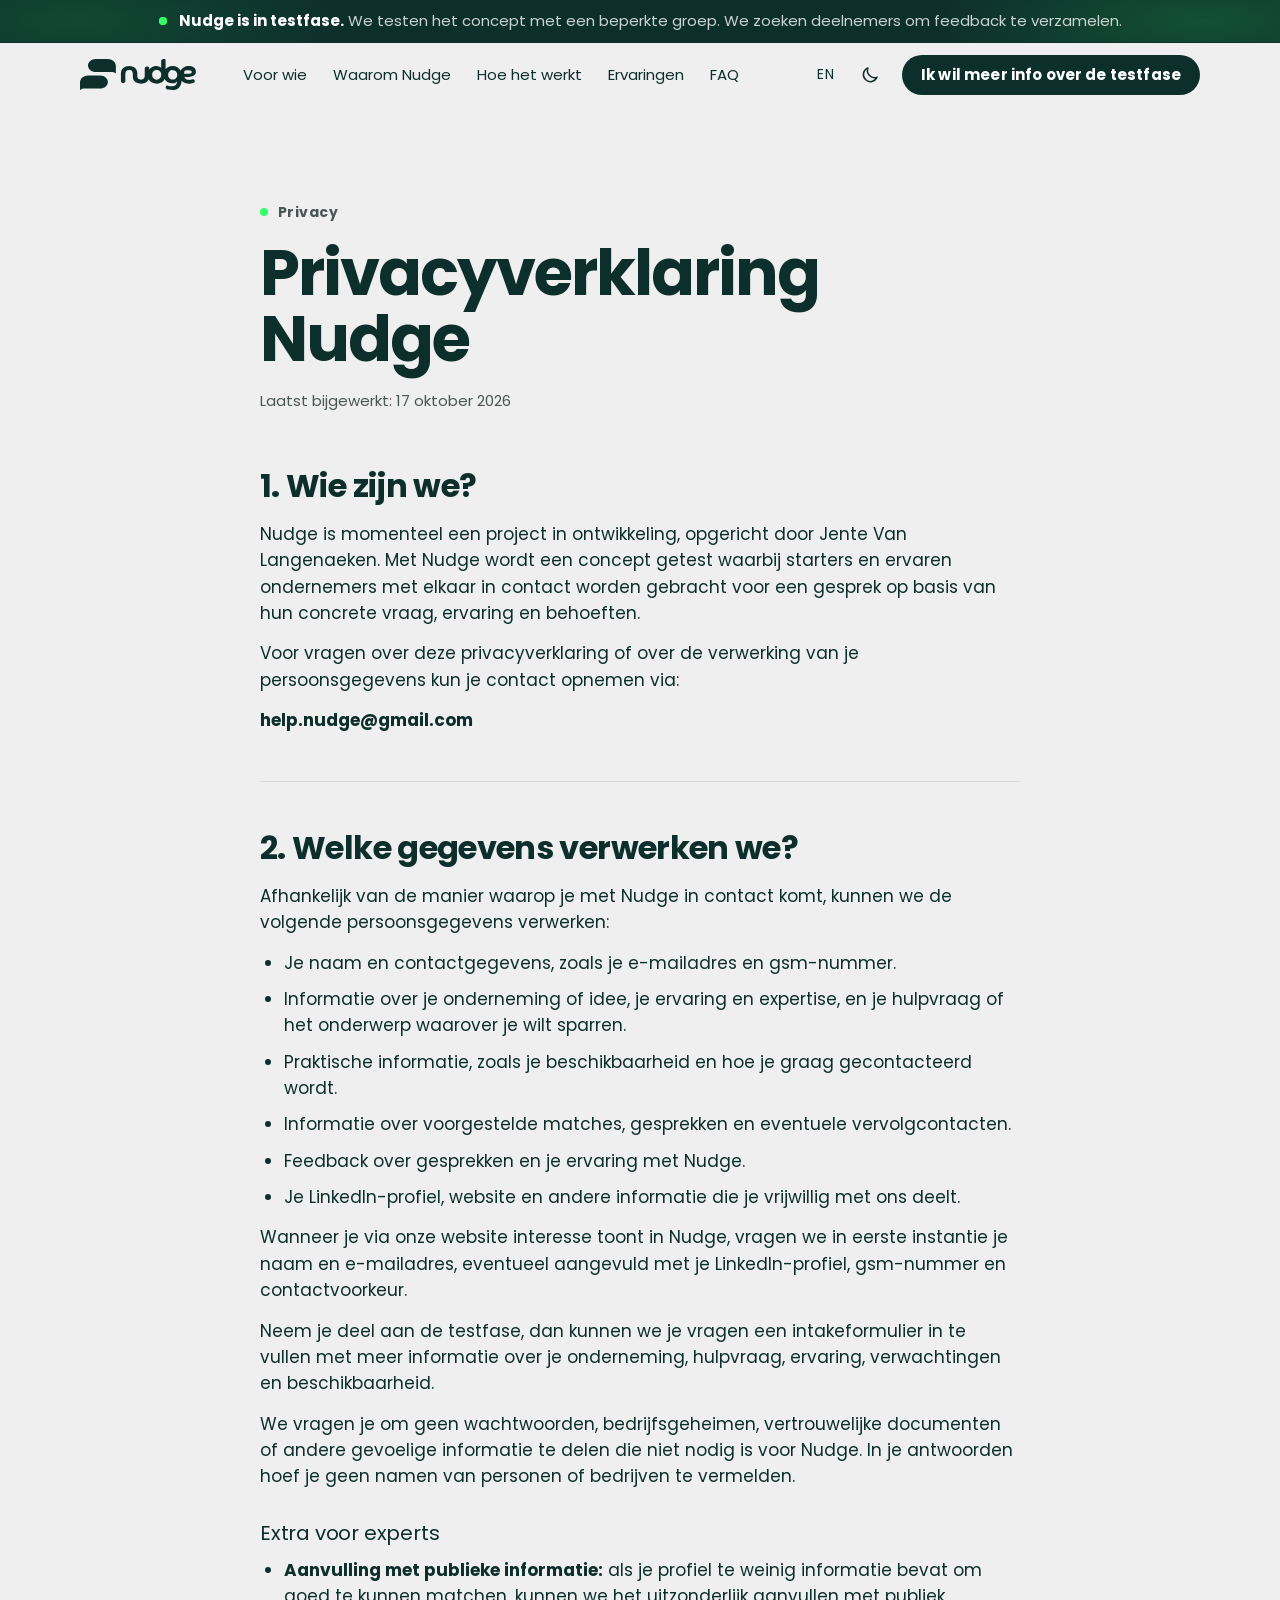
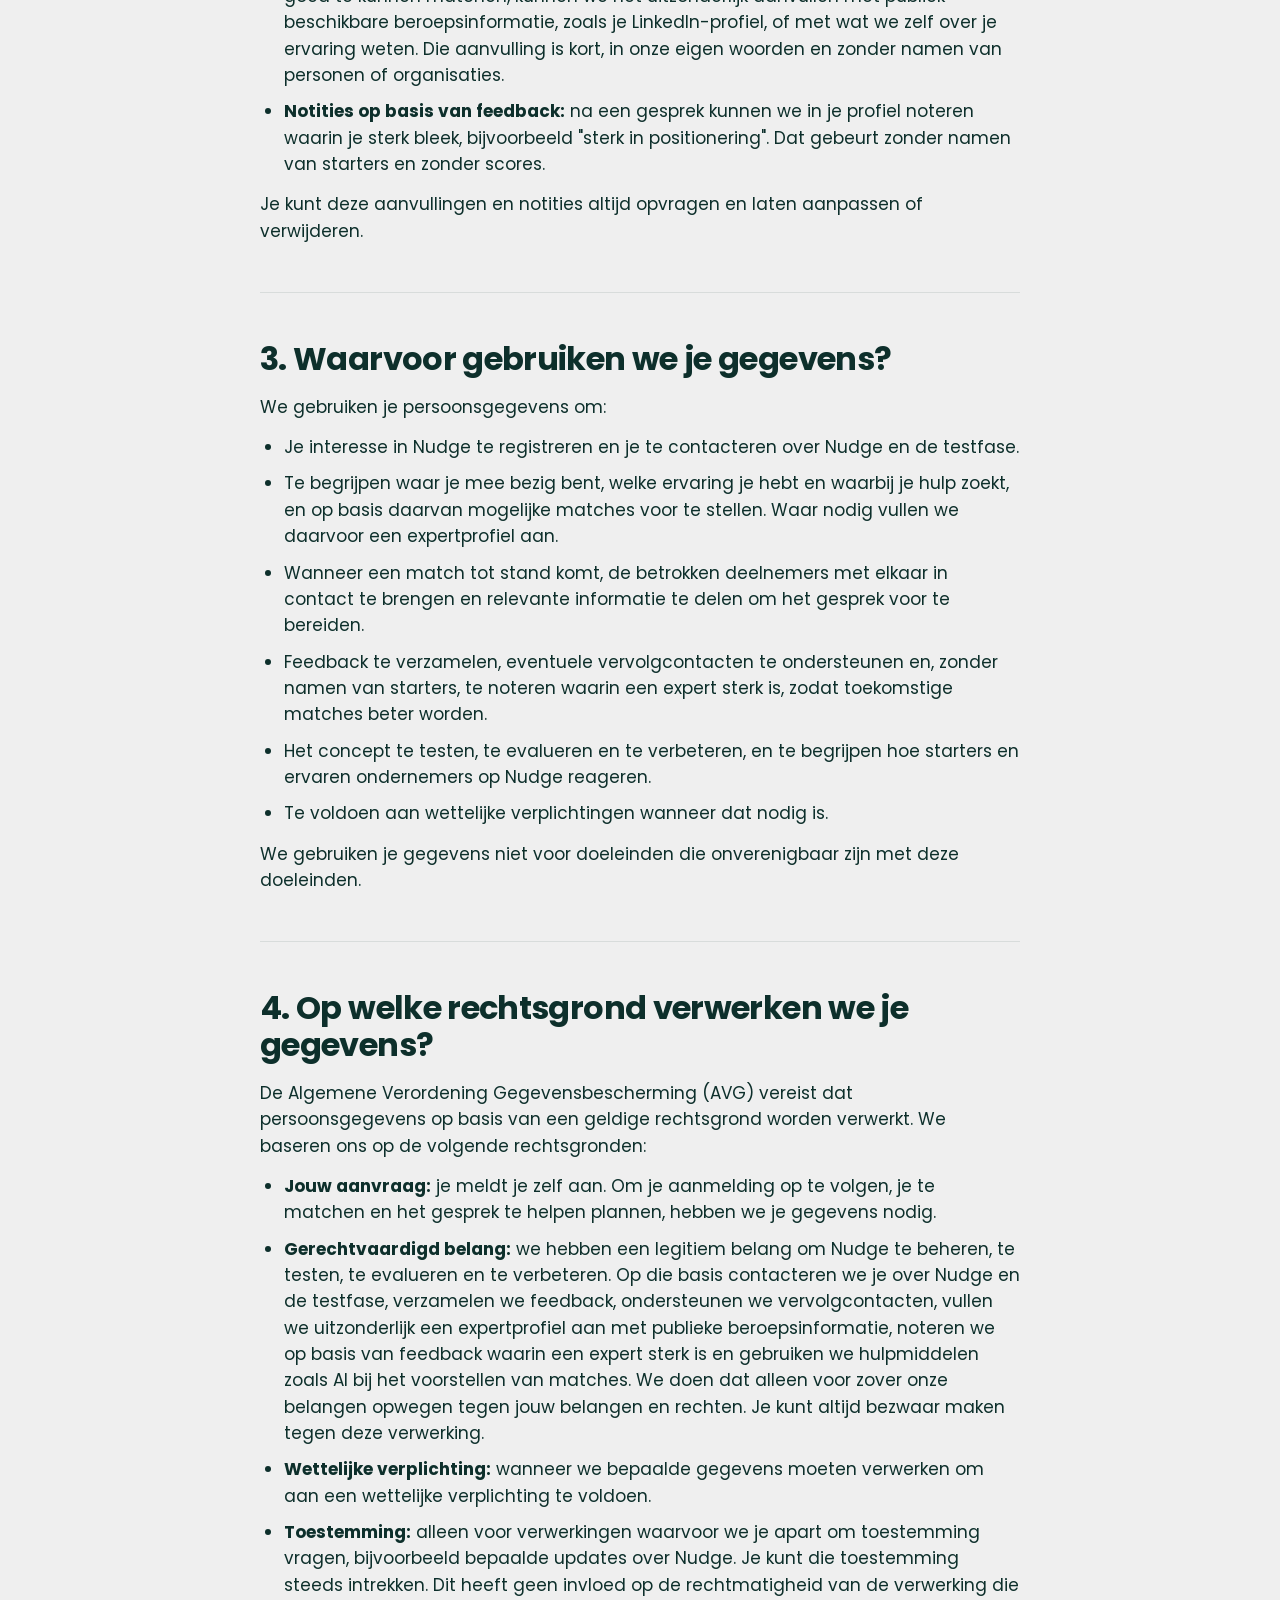
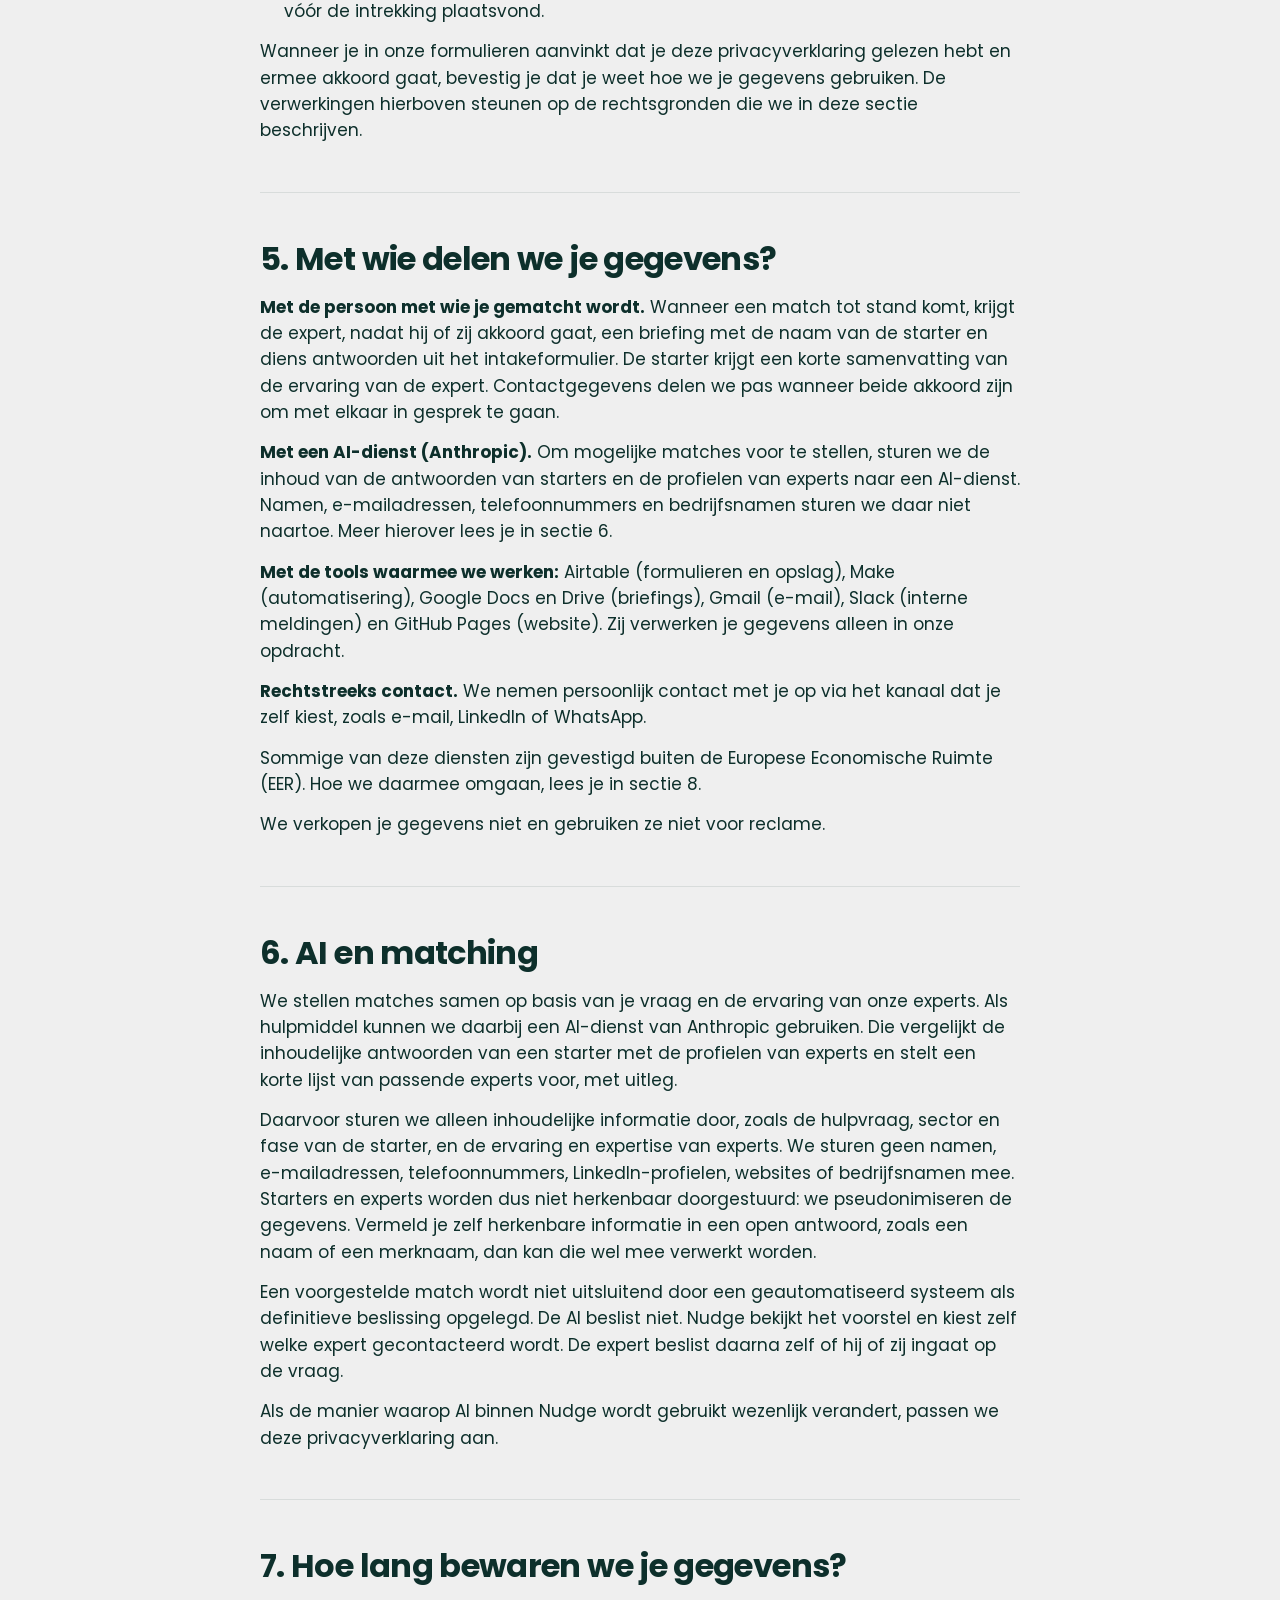
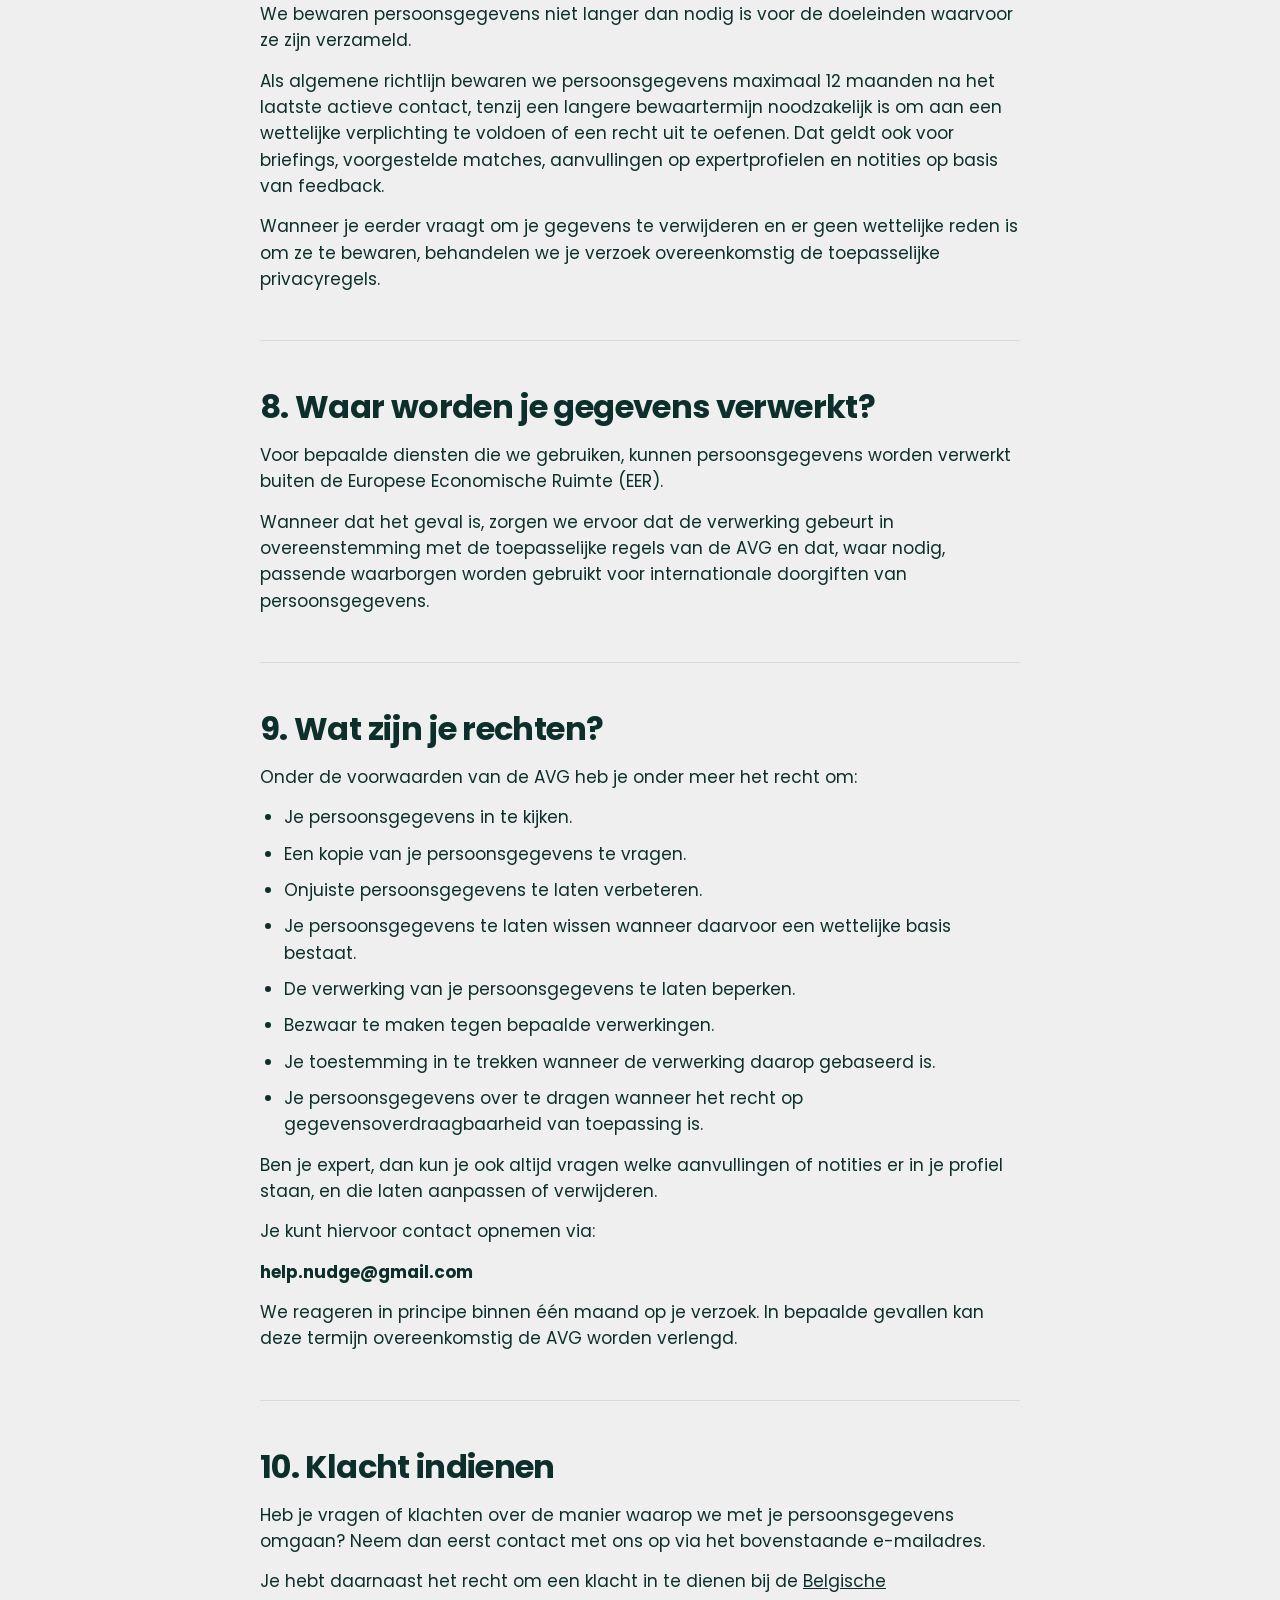
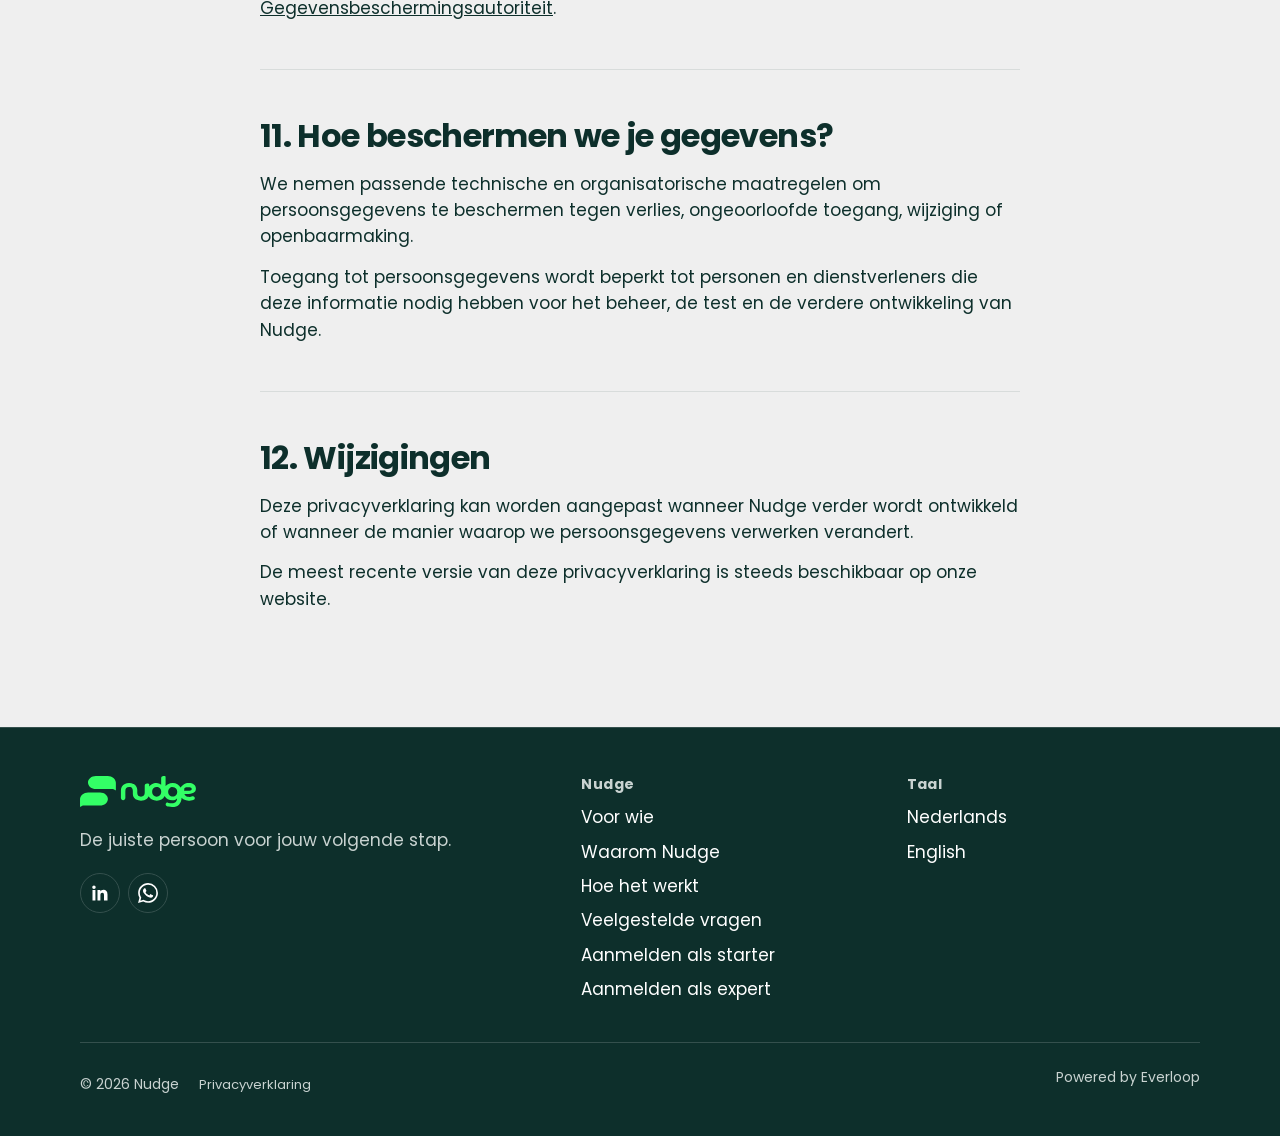
<file: privacy.html>
<!DOCTYPE html>
<html lang="nl">
<head>
	<meta charset="utf-8" />
	<meta name="viewport" content="width=device-width, initial-scale=1" />
	<title>Privacyverklaring — Nudge</title>
	<meta name="description" content="Welke persoonsgegevens Nudge verwerkt, waarom, met wie we ze delen en hoe lang we ze bewaren." />
	<meta property="og:title" content="Privacyverklaring — Nudge" />
	<meta property="og:description" content="Welke persoonsgegevens Nudge verwerkt, waarom, met wie we ze delen en hoe lang we ze bewaren." />
	<meta property="og:type" content="website" />
	<meta property="og:locale" content="nl_BE" />
	<meta name="theme-color" content="#EFEFEF" media="(prefers-color-scheme: light)" />
	<meta name="theme-color" content="#131313" media="(prefers-color-scheme: dark)" />
	<link rel="alternate" hreflang="nl" href="privacy.html" />
	<link rel="alternate" hreflang="en" href="en/privacy.html" />
	<link rel="icon" href="favicon.svg?v=3" type="image/svg+xml" />
	<link rel="icon" href="favicon-32.png?v=3" type="image/png" sizes="32x32" />
	<link rel="apple-touch-icon" href="apple-touch-icon.png?v=2" />
	<script>(function(){var d=document.documentElement;d.classList.add('js');try{var t=localStorage.getItem('nudge-theme');if(t==='dark'||t==='light')d.setAttribute('data-theme',t)}catch(e){}})();</script>
	<link rel="stylesheet" href="assets/css/style.css" />
</head>
<body>
	<a class="skip-link" href="#main">Naar de inhoud</a>

	<header class="site-header">
		<div class="test-bar">
			<div class="container">
				<p><span class="beta-dot" aria-hidden="true"></span><strong>Nudge is in testfase.</strong><span class="test-bar-more"> We testen het concept met een beperkte groep. We zoeken deelnemers om feedback te verzamelen.</span></p>
			</div>
		</div>
		<div class="container header-inner">
			<a class="brand" href="index.html" aria-label="Nudge, naar de startpagina">
				<svg class="brand-logo" viewBox="0 0 916 245" fill="currentColor" aria-hidden="true"><g transform="scale(0.6875) translate(-197.6 -222.1)"><path d="M609.5,300.4v88.7s-27.2-14.2-27.2-14.2l-3.7-2h-4.2s-195.1,0-195.1,0c-49.7,0-90.1-33.8-90.1-75.4,0-41.6,40.4-75.4,90.1-75.4h136.9c51.5,0,93.3,35.1,93.3,78.2Z"/><path d="M290.9,410.9h136.9c49.7,0,90.1,33.8,90.1,75.4,0,41.6-40.4,75.4-90.1,75.4h-199.3l-3.7,2-27.2,14.2v-88.7c0-43.1,41.9-78.2,93.3-78.2Z"/></g><g transform="translate(219.2 -277.6)"><path d="M685.3,444.7c-2.4-4.6-7.2-7.5-12.5-7.5s-3.7.3-5.4,1c-7.3,2.8-15.4,4.3-24,4.3s-20-2.4-27-7.2c-5.8-4-9.5-8.9-11.3-15,.9,0,1.8,0,2.7,0h3.3c1.5.1,2.8.2,4.1.2,1.8,0,3.4,0,4.8,0,25.8,0,45-3.4,57.1-10.3,12.7-7.1,19.2-18,19.2-32.2s-5.5-25-16.3-33.1c-10.6-7.9-24.4-11.8-41.1-11.8s-26.1,3.1-36.9,9.1c-10.9,6.1-19.4,14.6-25.5,25.1-.4.7-.9,1.5-1.3,2.3-.2-.4-.4-.8-.6-1.1-5.8-11.3-14.1-20.1-24.5-26.2-10.4-6.1-22.9-9.1-37-9.1s-26.9,3.1-37.7,9.2c-7.2,4-13.5,9.2-18.6,15.3v-76.1l-1.6-.9c-1.8-1-4.2-1.8-7-2.3-2.6-.5-5.3-.8-7.8-.8-5.3,0-9.7,1.4-13.1,4.1-3.7,2.9-5.5,7.1-5.5,12.4v53.5c-3.9-3.6-8.4-6.6-13.4-9-7.6-3.6-16.4-5.5-26.2-5.5s-24.2,3.1-34.4,9.2c-8.2,4.9-15.2,11.3-20.7,19.2v-20.7l-1.6-.9c-1.8-1-4.1-1.8-7-2.4-2.7-.5-5.3-.8-7.9-.8-5.3,0-9.7,1.4-13.1,4.1-3.6,2.8-5.5,7-5.5,12.4v55.6c0,21.7-9.4,31.8-29.5,31.8s-28.3-8.8-29.5-27.8c0-1.3,0-2.6,0-4v-22.9c-.6-9.9-3.3-18.5-8.1-26-4.8-7.5-11.3-13.6-19.5-18.2-1.2-.7-2.2-1.3-3.2-1.7-9.5-4.6-20.9-6.9-33.8-6.9s-24,2.3-33.6,6.9c-9.8,4.8-17.4,11.5-22.8,19.9-5.4,8.6-8.2,18.7-8.2,29.9v62c0,4.7,1.9,9.2,5.2,12.4,3.2,3.2,7.7,5.1,12.3,5.1,9.7,0,17.6-7.8,17.6-17.5v-54.7c0-21.7,9.4-31.8,29.5-31.8s17.2,2.7,22.1,7.9c4.3,4.6,6.8,11.4,7.4,20v1.2c0,.9.1,1.8.1,2.8v21.8c.8,15.9,6.7,28.7,17.5,38.4,3,2.6,6.1,4.8,9.3,6.6,10.2,5.9,22.9,8.9,37.7,8.9s35.5-5.2,47-15.5c6.1-5.5,10.6-12,13.6-19.5.2.4.5.8.7,1.2,6.1,10.5,14.7,18.9,25.6,24.8,10.8,5.9,23.6,8.9,37.8,8.9s26.6-3.1,36.8-9.1c10.4-6,18.6-14.9,24.3-26.3.2-.4.4-.8.6-1.3.4.7.8,1.3,1.2,2,6,10,14.2,17.9,24.4,23.4,10.1,5.5,21.6,8.3,34,8.3s19-1.9,26.4-5.5c4.8-2.3,9.2-5.1,13-8.5-.8,11.4-4.4,20.2-10.8,26.3-7.3,7-17.9,10.6-31.4,10.6s-14.1-.8-21.5-2.3c-2.9-.6-5.7-1.3-8.4-2-1.3-.4-2.6-.6-4-.6-6,0-11.4,3.7-13.5,9.2v.2c-.1,0-.2.3-.2.3-1.4,3.8-1.1,8,.7,11.6,1.8,3.6,4.9,6.1,8.7,7.3,3.7,1.1,7.7,2,12.4,3,9.8,1.9,19,2.8,28.2,2.8,24,0,42.7-6.9,55.7-20.4,12-12.4,18.5-29.9,19.4-52.1,5,5.8,11,10.6,18.1,14.4,10.4,5.8,22.7,8.7,36.6,8.7s12.9-.6,19.2-1.7c6.3-1,12.5-2.6,18.4-4.7.8-.3,1.5-.6,2.3-.9l.9-.3c3.8-1.5,6.7-4.5,8.1-8.3,1.4-3.7,1.1-7.8-.8-11.3l-.5-1ZM680.9,444c-.2-.2-.3-.3-.5-.5.2.2.3.3.5.5ZM673.1,440.5c-.1,0-.3,0-.4,0,0,0,0,0,.1,0,0,0,.2,0,.3,0ZM678.5,442c0,0-.1,0-.2-.1,0,0,.1,0,.2.1ZM676,440.9c-.2,0-.4-.1-.6-.2.2,0,.4,0,.6.2ZM671.3,440.6c-.2,0-.5,0-.7,0,.2,0,.5,0,.7,0ZM621.4,365.5h25.2c9.1,0,16.6,6.2,16.6,13.9s-7.4,13.9-16.6,13.9h-36.7l-.7.4-5,2.6v-16.3c0-7.9,7.7-14.4,17.2-14.4ZM512.9,365.5c10.8,0,19.6,3.4,26,10.1,6.6,6.8,9.8,15.7,9.8,27s-3.3,20.3-9.8,26.9c-6.4,6.7-15.2,10.1-26,10.1s-19.5-3.3-26-10.1c-6.6-6.7-9.9-15.8-9.9-27s3.2-20.2,9.9-27c6.5-6.8,15-10.1,26-10.1ZM422.1,402.9c0,11.5-3.3,20.6-10.1,27.5-6.7,7-15.1,10.4-25.8,10.4s-18.8-3.4-25.5-10.4c-6.8-7-10.1-16-10.1-27.6s3.4-20.5,10.1-27.5c6.7-6.9,15.2-10.4,25.5-10.4s19.1,3.5,25.8,10.4c6.8,7,10.1,16,10.1,27.5ZM472.2,491.3c-.3,0-.7,0-1,0,.2,0,.4,0,.7,0s.2,0,.4,0ZM464.7,493.8c-.3.3-.7.6-1,.9.3-.3.6-.6,1-.9ZM470.5,491.3c-.5,0-.9.1-1.4.3.5-.1.9-.2,1.4-.3ZM468.6,491.7c-.6.2-1.2.4-1.8.7.6-.3,1.2-.5,1.8-.7ZM466.5,492.6c-.5.2-.9.5-1.3.8.4-.3.9-.6,1.3-.8ZM462.1,496.8c-.3.6-.6,1.2-.9,1.8.2-.6.5-1.2.9-1.8ZM463.2,495.2c-.3.3-.6.7-.8,1.1.3-.4.5-.7.8-1.1Z"/></g></svg><span class="visually-hidden">Nudge</span>
			</a>
			<nav id="site-nav" class="site-nav" aria-label="Hoofdmenu">
				<ul>
					<li><a href="index.html#voor-wie">Voor wie</a></li>
					<li><a href="index.html#waarom-nudge">Waarom Nudge</a></li>
					<li><a href="index.html#hoe-het-werkt">Hoe het werkt</a></li>
					<li><a href="index.html#ervaringen">Ervaringen</a></li>
					<li><a href="index.html#faq">FAQ</a></li>
					<li class="nav-cta-mobile"><a class="btn btn-primary" href="aanmelden.html">Ik wil meer info over de testfase</a></li>
				</ul>
			</nav>
			<div class="header-actions">
				<a class="lang-switch" href="en/privacy.html" hreflang="en" lang="en" aria-label="English">EN</a>
				<button class="icon-btn theme-toggle" type="button" data-theme-toggle data-label-dark="Donkere modus inschakelen" data-label-light="Lichte modus inschakelen" aria-label="Donkere modus inschakelen">
					<svg class="icon-moon" viewBox="0 0 24 24" fill="none" stroke="currentColor" stroke-width="1.8" stroke-linecap="round" stroke-linejoin="round" aria-hidden="true"><path d="M20.5 14.5A8.5 8.5 0 0 1 9.5 3.5a8.5 8.5 0 1 0 11 11z"/></svg>
					<svg class="icon-sun" viewBox="0 0 24 24" fill="none" stroke="currentColor" stroke-width="1.8" stroke-linecap="round" stroke-linejoin="round" aria-hidden="true"><circle cx="12" cy="12" r="4"/><path d="M12 2.5v2M12 19.5v2M4.6 4.6 6 6M18 18l1.4 1.4M2.5 12h2M19.5 12h2M4.6 19.4 6 18M18 6l1.4-1.4"/></svg>
				</button>
				<button class="icon-btn menu-toggle" type="button" aria-controls="site-nav" aria-expanded="false" aria-label="Menu openen" data-label-open="Menu openen" data-label-close="Menu sluiten">
					<svg class="icon-menu" viewBox="0 0 24 24" fill="none" stroke="currentColor" stroke-width="1.8" stroke-linecap="round" aria-hidden="true"><path d="M4 7h16M4 12h16M4 17h16"/></svg>
					<svg class="icon-close" viewBox="0 0 24 24" fill="none" stroke="currentColor" stroke-width="1.8" stroke-linecap="round" aria-hidden="true"><path d="M6 6l12 12M18 6 6 18"/></svg>
				</button>
				<a class="btn btn-dark btn-sm header-cta" href="aanmelden.html">Ik wil meer info over de testfase</a>
			</div>
		</div>
	</header>

	<main id="main">
		<article class="container legal">
			<header class="legal-head">
				<p class="eyebrow">Privacy</p>
				<h1>Privacyverklaring Nudge</h1>
				<p class="legal-updated">Laatst bijgewerkt: 17 oktober 2026</p>
			</header>

			<section>
				<h2>1. Wie zijn we?</h2>
				<p>Nudge is momenteel een project in ontwikkeling, opgericht door Jente Van Langenaeken. Met Nudge wordt een concept getest waarbij starters en ervaren ondernemers met elkaar in contact worden gebracht voor een gesprek op basis van hun concrete vraag, ervaring en behoeften.</p>
				<p>Voor vragen over deze privacyverklaring of over de verwerking van je persoonsgegevens kun je contact opnemen via:</p>
				<p><strong>help.nudge@gmail.com</strong></p>
			</section>

			<section>
				<h2>2. Welke gegevens verwerken we?</h2>
				<p>Afhankelijk van de manier waarop je met Nudge in contact komt, kunnen we de volgende persoonsgegevens verwerken:</p>
				<ul>
					<li>Je naam en contactgegevens, zoals je e-mailadres en gsm-nummer.</li>
					<li>Informatie over je onderneming of idee, je ervaring en expertise, en je hulpvraag of het onderwerp waarover je wilt sparren.</li>
					<li>Praktische informatie, zoals je beschikbaarheid en hoe je graag gecontacteerd wordt.</li>
					<li>Informatie over voorgestelde matches, gesprekken en eventuele vervolgcontacten.</li>
					<li>Feedback over gesprekken en je ervaring met Nudge.</li>
					<li>Je LinkedIn-profiel, website en andere informatie die je vrijwillig met ons deelt.</li>
				</ul>
				<p>Wanneer je via onze website interesse toont in Nudge, vragen we in eerste instantie je naam en e-mailadres, eventueel aangevuld met je LinkedIn-profiel, gsm-nummer en contactvoorkeur.</p>
				<p>Neem je deel aan de testfase, dan kunnen we je vragen een intakeformulier in te vullen met meer informatie over je onderneming, hulpvraag, ervaring, verwachtingen en beschikbaarheid.</p>
				<p>We vragen je om geen wachtwoorden, bedrijfsgeheimen, vertrouwelijke documenten of andere gevoelige informatie te delen die niet nodig is voor Nudge. In je antwoorden hoef je geen namen van personen of bedrijven te vermelden.</p>
				<h3>Extra voor experts</h3>
				<ul>
					<li><strong>Aanvulling met publieke informatie:</strong> als je profiel te weinig informatie bevat om goed te kunnen matchen, kunnen we het uitzonderlijk aanvullen met publiek beschikbare beroepsinformatie, zoals je LinkedIn-profiel, of met wat we zelf over je ervaring weten. Die aanvulling is kort, in onze eigen woorden en zonder namen van personen of organisaties.</li>
					<li><strong>Notities op basis van feedback:</strong> na een gesprek kunnen we in je profiel noteren waarin je sterk bleek, bijvoorbeeld "sterk in positionering". Dat gebeurt zonder namen van starters en zonder scores.</li>
				</ul>
				<p>Je kunt deze aanvullingen en notities altijd opvragen en laten aanpassen of verwijderen.</p>
			</section>

			<section>
				<h2>3. Waarvoor gebruiken we je gegevens?</h2>
				<p>We gebruiken je persoonsgegevens om:</p>
				<ul>
					<li>Je interesse in Nudge te registreren en je te contacteren over Nudge en de testfase.</li>
					<li>Te begrijpen waar je mee bezig bent, welke ervaring je hebt en waarbij je hulp zoekt, en op basis daarvan mogelijke matches voor te stellen. Waar nodig vullen we daarvoor een expertprofiel aan.</li>
					<li>Wanneer een match tot stand komt, de betrokken deelnemers met elkaar in contact te brengen en relevante informatie te delen om het gesprek voor te bereiden.</li>
					<li>Feedback te verzamelen, eventuele vervolgcontacten te ondersteunen en, zonder namen van starters, te noteren waarin een expert sterk is, zodat toekomstige matches beter worden.</li>
					<li>Het concept te testen, te evalueren en te verbeteren, en te begrijpen hoe starters en ervaren ondernemers op Nudge reageren.</li>
					<li>Te voldoen aan wettelijke verplichtingen wanneer dat nodig is.</li>
				</ul>
				<p>We gebruiken je gegevens niet voor doeleinden die onverenigbaar zijn met deze doeleinden.</p>
			</section>

			<section>
				<h2>4. Op welke rechtsgrond verwerken we je gegevens?</h2>
				<p>De Algemene Verordening Gegevensbescherming (AVG) vereist dat persoonsgegevens op basis van een geldige rechtsgrond worden verwerkt. We baseren ons op de volgende rechtsgronden:</p>
				<ul>
					<li><strong>Jouw aanvraag:</strong> je meldt je zelf aan. Om je aanmelding op te volgen, je te matchen en het gesprek te helpen plannen, hebben we je gegevens nodig.</li>
					<li><strong>Gerechtvaardigd belang:</strong> we hebben een legitiem belang om Nudge te beheren, te testen, te evalueren en te verbeteren. Op die basis contacteren we je over Nudge en de testfase, verzamelen we feedback, ondersteunen we vervolgcontacten, vullen we uitzonderlijk een expertprofiel aan met publieke beroepsinformatie, noteren we op basis van feedback waarin een expert sterk is en gebruiken we hulpmiddelen zoals AI bij het voorstellen van matches. We doen dat alleen voor zover onze belangen opwegen tegen jouw belangen en rechten. Je kunt altijd bezwaar maken tegen deze verwerking.</li>
					<li><strong>Wettelijke verplichting:</strong> wanneer we bepaalde gegevens moeten verwerken om aan een wettelijke verplichting te voldoen.</li>
					<li><strong>Toestemming:</strong> alleen voor verwerkingen waarvoor we je apart om toestemming vragen, bijvoorbeeld bepaalde updates over Nudge. Je kunt die toestemming steeds intrekken. Dit heeft geen invloed op de rechtmatigheid van de verwerking die vóór de intrekking plaatsvond.</li>
				</ul>
				<p>Wanneer je in onze formulieren aanvinkt dat je deze privacyverklaring gelezen hebt en ermee akkoord gaat, bevestig je dat je weet hoe we je gegevens gebruiken. De verwerkingen hierboven steunen op de rechtsgronden die we in deze sectie beschrijven.</p>
			</section>

			<section>
				<h2>5. Met wie delen we je gegevens?</h2>
				<p><strong>Met de persoon met wie je gematcht wordt.</strong> Wanneer een match tot stand komt, krijgt de expert, nadat hij of zij akkoord gaat, een briefing met de naam van de starter en diens antwoorden uit het intakeformulier. De starter krijgt een korte samenvatting van de ervaring van de expert. Contactgegevens delen we pas wanneer beide akkoord zijn om met elkaar in gesprek te gaan.</p>
				<p><strong>Met een AI-dienst (Anthropic).</strong> Om mogelijke matches voor te stellen, sturen we de inhoud van de antwoorden van starters en de profielen van experts naar een AI-dienst. Namen, e-mailadressen, telefoonnummers en bedrijfsnamen sturen we daar niet naartoe. Meer hierover lees je in sectie 6.</p>
				<p><strong>Met de tools waarmee we werken:</strong> Airtable (formulieren en opslag), Make (automatisering), Google Docs en Drive (briefings), Gmail (e-mail), Slack (interne meldingen) en GitHub Pages (website). Zij verwerken je gegevens alleen in onze opdracht.</p>
				<p><strong>Rechtstreeks contact.</strong> We nemen persoonlijk contact met je op via het kanaal dat je zelf kiest, zoals e-mail, LinkedIn of WhatsApp.</p>
				<p>Sommige van deze diensten zijn gevestigd buiten de Europese Economische Ruimte (EER). Hoe we daarmee omgaan, lees je in sectie 8.</p>
				<p>We verkopen je gegevens niet en gebruiken ze niet voor reclame.</p>
			</section>

			<section>
				<h2>6. AI en matching</h2>
				<p>We stellen matches samen op basis van je vraag en de ervaring van onze experts. Als hulpmiddel kunnen we daarbij een AI-dienst van Anthropic gebruiken. Die vergelijkt de inhoudelijke antwoorden van een starter met de profielen van experts en stelt een korte lijst van passende experts voor, met uitleg.</p>
				<p>Daarvoor sturen we alleen inhoudelijke informatie door, zoals de hulpvraag, sector en fase van de starter, en de ervaring en expertise van experts. We sturen geen namen, e-mailadressen, telefoonnummers, LinkedIn-profielen, websites of bedrijfsnamen mee. Starters en experts worden dus niet herkenbaar doorgestuurd: we pseudonimiseren de gegevens. Vermeld je zelf herkenbare informatie in een open antwoord, zoals een naam of een merknaam, dan kan die wel mee verwerkt worden.</p>
				<p>Een voorgestelde match wordt niet uitsluitend door een geautomatiseerd systeem als definitieve beslissing opgelegd. De AI beslist niet. Nudge bekijkt het voorstel en kiest zelf welke expert gecontacteerd wordt. De expert beslist daarna zelf of hij of zij ingaat op de vraag.</p>
				<p>Als de manier waarop AI binnen Nudge wordt gebruikt wezenlijk verandert, passen we deze privacyverklaring aan.</p>
			</section>

			<section>
				<h2>7. Hoe lang bewaren we je gegevens?</h2>
				<p>We bewaren persoonsgegevens niet langer dan nodig is voor de doeleinden waarvoor ze zijn verzameld.</p>
				<p>Als algemene richtlijn bewaren we persoonsgegevens maximaal 12 maanden na het laatste actieve contact, tenzij een langere bewaartermijn noodzakelijk is om aan een wettelijke verplichting te voldoen of een recht uit te oefenen. Dat geldt ook voor briefings, voorgestelde matches, aanvullingen op expertprofielen en notities op basis van feedback.</p>
				<p>Wanneer je eerder vraagt om je gegevens te verwijderen en er geen wettelijke reden is om ze te bewaren, behandelen we je verzoek overeenkomstig de toepasselijke privacyregels.</p>
			</section>

			<section>
				<h2>8. Waar worden je gegevens verwerkt?</h2>
				<p>Voor bepaalde diensten die we gebruiken, kunnen persoonsgegevens worden verwerkt buiten de Europese Economische Ruimte (EER).</p>
				<p>Wanneer dat het geval is, zorgen we ervoor dat de verwerking gebeurt in overeenstemming met de toepasselijke regels van de AVG en dat, waar nodig, passende waarborgen worden gebruikt voor internationale doorgiften van persoonsgegevens.</p>
			</section>

			<section>
				<h2>9. Wat zijn je rechten?</h2>
				<p>Onder de voorwaarden van de AVG heb je onder meer het recht om:</p>
				<ul>
					<li>Je persoonsgegevens in te kijken.</li>
					<li>Een kopie van je persoonsgegevens te vragen.</li>
					<li>Onjuiste persoonsgegevens te laten verbeteren.</li>
					<li>Je persoonsgegevens te laten wissen wanneer daarvoor een wettelijke basis bestaat.</li>
					<li>De verwerking van je persoonsgegevens te laten beperken.</li>
					<li>Bezwaar te maken tegen bepaalde verwerkingen.</li>
					<li>Je toestemming in te trekken wanneer de verwerking daarop gebaseerd is.</li>
					<li>Je persoonsgegevens over te dragen wanneer het recht op gegevensoverdraagbaarheid van toepassing is.</li>
				</ul>
				<p>Ben je expert, dan kun je ook altijd vragen welke aanvullingen of notities er in je profiel staan, en die laten aanpassen of verwijderen.</p>
				<p>Je kunt hiervoor contact opnemen via:</p>
				<p><strong>help.nudge@gmail.com</strong></p>
				<p>We reageren in principe binnen één maand op je verzoek. In bepaalde gevallen kan deze termijn overeenkomstig de AVG worden verlengd.</p>
			</section>

			<section>
				<h2>10. Klacht indienen</h2>
				<p>Heb je vragen of klachten over de manier waarop we met je persoonsgegevens omgaan? Neem dan eerst contact met ons op via het bovenstaande e-mailadres.</p>
				<p>Je hebt daarnaast het recht om een klacht in te dienen bij de <a href="https://www.gegevensbeschermingsautoriteit.be" target="_blank" rel="noopener">Belgische Gegevensbeschermingsautoriteit</a>.</p>
			</section>

			<section>
				<h2>11. Hoe beschermen we je gegevens?</h2>
				<p>We nemen passende technische en organisatorische maatregelen om persoonsgegevens te beschermen tegen verlies, ongeoorloofde toegang, wijziging of openbaarmaking.</p>
				<p>Toegang tot persoonsgegevens wordt beperkt tot personen en dienstverleners die deze informatie nodig hebben voor het beheer, de test en de verdere ontwikkeling van Nudge.</p>
			</section>

			<section>
				<h2>12. Wijzigingen</h2>
				<p>Deze privacyverklaring kan worden aangepast wanneer Nudge verder wordt ontwikkeld of wanneer de manier waarop we persoonsgegevens verwerken verandert.</p>
				<p>De meest recente versie van deze privacyverklaring is steeds beschikbaar op onze website.</p>
			</section>
		</article>
	</main>

	<footer class="site-footer">
		<div class="container">
			<div class="footer-grid">
				<div>
					<a class="brand" href="index.html">
						<svg class="brand-logo" viewBox="0 0 916 245" fill="currentColor" aria-hidden="true"><g transform="scale(0.6875) translate(-197.6 -222.1)"><path d="M609.5,300.4v88.7s-27.2-14.2-27.2-14.2l-3.7-2h-4.2s-195.1,0-195.1,0c-49.7,0-90.1-33.8-90.1-75.4,0-41.6,40.4-75.4,90.1-75.4h136.9c51.5,0,93.3,35.1,93.3,78.2Z"/><path d="M290.9,410.9h136.9c49.7,0,90.1,33.8,90.1,75.4,0,41.6-40.4,75.4-90.1,75.4h-199.3l-3.7,2-27.2,14.2v-88.7c0-43.1,41.9-78.2,93.3-78.2Z"/></g><g transform="translate(219.2 -277.6)"><path d="M685.3,444.7c-2.4-4.6-7.2-7.5-12.5-7.5s-3.7.3-5.4,1c-7.3,2.8-15.4,4.3-24,4.3s-20-2.4-27-7.2c-5.8-4-9.5-8.9-11.3-15,.9,0,1.8,0,2.7,0h3.3c1.5.1,2.8.2,4.1.2,1.8,0,3.4,0,4.8,0,25.8,0,45-3.4,57.1-10.3,12.7-7.1,19.2-18,19.2-32.2s-5.5-25-16.3-33.1c-10.6-7.9-24.4-11.8-41.1-11.8s-26.1,3.1-36.9,9.1c-10.9,6.1-19.4,14.6-25.5,25.1-.4.7-.9,1.5-1.3,2.3-.2-.4-.4-.8-.6-1.1-5.8-11.3-14.1-20.1-24.5-26.2-10.4-6.1-22.9-9.1-37-9.1s-26.9,3.1-37.7,9.2c-7.2,4-13.5,9.2-18.6,15.3v-76.1l-1.6-.9c-1.8-1-4.2-1.8-7-2.3-2.6-.5-5.3-.8-7.8-.8-5.3,0-9.7,1.4-13.1,4.1-3.7,2.9-5.5,7.1-5.5,12.4v53.5c-3.9-3.6-8.4-6.6-13.4-9-7.6-3.6-16.4-5.5-26.2-5.5s-24.2,3.1-34.4,9.2c-8.2,4.9-15.2,11.3-20.7,19.2v-20.7l-1.6-.9c-1.8-1-4.1-1.8-7-2.4-2.7-.5-5.3-.8-7.9-.8-5.3,0-9.7,1.4-13.1,4.1-3.6,2.8-5.5,7-5.5,12.4v55.6c0,21.7-9.4,31.8-29.5,31.8s-28.3-8.8-29.5-27.8c0-1.3,0-2.6,0-4v-22.9c-.6-9.9-3.3-18.5-8.1-26-4.8-7.5-11.3-13.6-19.5-18.2-1.2-.7-2.2-1.3-3.2-1.7-9.5-4.6-20.9-6.9-33.8-6.9s-24,2.3-33.6,6.9c-9.8,4.8-17.4,11.5-22.8,19.9-5.4,8.6-8.2,18.7-8.2,29.9v62c0,4.7,1.9,9.2,5.2,12.4,3.2,3.2,7.7,5.1,12.3,5.1,9.7,0,17.6-7.8,17.6-17.5v-54.7c0-21.7,9.4-31.8,29.5-31.8s17.2,2.7,22.1,7.9c4.3,4.6,6.8,11.4,7.4,20v1.2c0,.9.1,1.8.1,2.8v21.8c.8,15.9,6.7,28.7,17.5,38.4,3,2.6,6.1,4.8,9.3,6.6,10.2,5.9,22.9,8.9,37.7,8.9s35.5-5.2,47-15.5c6.1-5.5,10.6-12,13.6-19.5.2.4.5.8.7,1.2,6.1,10.5,14.7,18.9,25.6,24.8,10.8,5.9,23.6,8.9,37.8,8.9s26.6-3.1,36.8-9.1c10.4-6,18.6-14.9,24.3-26.3.2-.4.4-.8.6-1.3.4.7.8,1.3,1.2,2,6,10,14.2,17.9,24.4,23.4,10.1,5.5,21.6,8.3,34,8.3s19-1.9,26.4-5.5c4.8-2.3,9.2-5.1,13-8.5-.8,11.4-4.4,20.2-10.8,26.3-7.3,7-17.9,10.6-31.4,10.6s-14.1-.8-21.5-2.3c-2.9-.6-5.7-1.3-8.4-2-1.3-.4-2.6-.6-4-.6-6,0-11.4,3.7-13.5,9.2v.2c-.1,0-.2.3-.2.3-1.4,3.8-1.1,8,.7,11.6,1.8,3.6,4.9,6.1,8.7,7.3,3.7,1.1,7.7,2,12.4,3,9.8,1.9,19,2.8,28.2,2.8,24,0,42.7-6.9,55.7-20.4,12-12.4,18.5-29.9,19.4-52.1,5,5.8,11,10.6,18.1,14.4,10.4,5.8,22.7,8.7,36.6,8.7s12.9-.6,19.2-1.7c6.3-1,12.5-2.6,18.4-4.7.8-.3,1.5-.6,2.3-.9l.9-.3c3.8-1.5,6.7-4.5,8.1-8.3,1.4-3.7,1.1-7.8-.8-11.3l-.5-1ZM680.9,444c-.2-.2-.3-.3-.5-.5.2.2.3.3.5.5ZM673.1,440.5c-.1,0-.3,0-.4,0,0,0,0,0,.1,0,0,0,.2,0,.3,0ZM678.5,442c0,0-.1,0-.2-.1,0,0,.1,0,.2.1ZM676,440.9c-.2,0-.4-.1-.6-.2.2,0,.4,0,.6.2ZM671.3,440.6c-.2,0-.5,0-.7,0,.2,0,.5,0,.7,0ZM621.4,365.5h25.2c9.1,0,16.6,6.2,16.6,13.9s-7.4,13.9-16.6,13.9h-36.7l-.7.4-5,2.6v-16.3c0-7.9,7.7-14.4,17.2-14.4ZM512.9,365.5c10.8,0,19.6,3.4,26,10.1,6.6,6.8,9.8,15.7,9.8,27s-3.3,20.3-9.8,26.9c-6.4,6.7-15.2,10.1-26,10.1s-19.5-3.3-26-10.1c-6.6-6.7-9.9-15.8-9.9-27s3.2-20.2,9.9-27c6.5-6.8,15-10.1,26-10.1ZM422.1,402.9c0,11.5-3.3,20.6-10.1,27.5-6.7,7-15.1,10.4-25.8,10.4s-18.8-3.4-25.5-10.4c-6.8-7-10.1-16-10.1-27.6s3.4-20.5,10.1-27.5c6.7-6.9,15.2-10.4,25.5-10.4s19.1,3.5,25.8,10.4c6.8,7,10.1,16,10.1,27.5ZM472.2,491.3c-.3,0-.7,0-1,0,.2,0,.4,0,.7,0s.2,0,.4,0ZM464.7,493.8c-.3.3-.7.6-1,.9.3-.3.6-.6,1-.9ZM470.5,491.3c-.5,0-.9.1-1.4.3.5-.1.9-.2,1.4-.3ZM468.6,491.7c-.6.2-1.2.4-1.8.7.6-.3,1.2-.5,1.8-.7ZM466.5,492.6c-.5.2-.9.5-1.3.8.4-.3.9-.6,1.3-.8ZM462.1,496.8c-.3.6-.6,1.2-.9,1.8.2-.6.5-1.2.9-1.8ZM463.2,495.2c-.3.3-.6.7-.8,1.1.3-.4.5-.7.8-1.1Z"/></g></svg><span class="visually-hidden">Nudge</span>
					</a>
					<p class="footer-tagline">De juiste persoon voor jouw volgende stap.</p>
					<div class="socials">
						<a class="icon-btn" href="https://www.linkedin.com/in/jente-van-langenaeken-a2a3b02a8/" target="_blank" rel="noopener" aria-label="Nudge op LinkedIn">
							<svg viewBox="0 0 24 24" fill="currentColor" aria-hidden="true"><path d="M6.5 8.5H3V21h3.5V8.5ZM4.75 3A2.1 2.1 0 1 0 4.75 7.2 2.1 2.1 0 0 0 4.75 3ZM21 13.8c0-3.8-2-5.6-4.7-5.6-2.2 0-3.2 1.2-3.8 2v-1.7H9V21h3.5v-6.2c0-1.6.3-3.2 2.3-3.2 2 0 2 1.9 2 3.3V21H21v-7.2Z"/></svg>
						</a>
						<a class="icon-btn" href="https://wa.me/32495477107" target="_blank" rel="noopener" aria-label="Contact via WhatsApp">
							<svg viewBox="0 0 24 24" fill="currentColor" aria-hidden="true"><path d="M17.472 14.382c-.297-.149-1.758-.867-2.03-.967-.273-.099-.471-.148-.67.15-.197.297-.767.966-.94 1.164-.173.199-.347.223-.644.075-.297-.15-1.255-.463-2.39-1.475-.883-.788-1.48-1.761-1.653-2.059-.173-.297-.018-.458.13-.606.134-.133.298-.347.446-.52.149-.174.198-.298.298-.497.099-.198.05-.371-.025-.52-.075-.149-.669-1.612-.916-2.207-.242-.579-.487-.5-.669-.51-.173-.008-.371-.01-.57-.01-.198 0-.52.074-.792.372-.272.297-1.04 1.016-1.04 2.479 0 1.462 1.065 2.875 1.213 3.074.149.198 2.096 3.2 5.077 4.487.709.306 1.262.489 1.694.625.712.227 1.36.195 1.871.118.571-.085 1.758-.719 2.006-1.413.248-.694.248-1.289.173-1.413-.074-.124-.272-.198-.57-.347m-5.421 7.403h-.004a9.87 9.87 0 0 1-5.031-1.378l-.361-.214-3.741.982.998-3.648-.235-.374a9.86 9.86 0 0 1-1.51-5.26c.001-5.45 4.436-9.884 9.888-9.884 2.64 0 5.122 1.03 6.988 2.898a9.825 9.825 0 0 1 2.893 6.994c-.003 5.45-4.437 9.884-9.885 9.884m8.413-18.297A11.815 11.815 0 0 0 12.05 0C5.495 0 .16 5.335.157 11.892c0 2.096.547 4.142 1.588 5.945L.057 24l6.305-1.654a11.882 11.882 0 0 0 5.683 1.448h.005c6.554 0 11.89-5.335 11.893-11.893a11.821 11.821 0 0 0-3.48-8.413Z"/></svg>
						</a>
					</div>
				</div>
				<div class="footer-col">
					<h2>Nudge</h2>
					<ul>
						<li><a href="index.html#voor-wie">Voor wie</a></li>
						<li><a href="index.html#waarom-nudge">Waarom Nudge</a></li>
						<li><a href="index.html#hoe-het-werkt">Hoe het werkt</a></li>
						<li><a href="index.html#faq">Veelgestelde vragen</a></li>
						<li><a href="aanmelden.html">Aanmelden als starter</a></li>
						<li><a href="aanmelden-experts.html">Aanmelden als expert</a></li>
					</ul>
				</div>
				<div class="footer-col">
					<h2>Taal</h2>
					<ul>
						<li><a href="privacy.html" aria-current="page">Nederlands</a></li>
						<li><a href="en/privacy.html" hreflang="en" lang="en">English</a></li>
					</ul>
				</div>
			</div>
			<div class="footer-bottom">
				<p>&copy; 2026 Nudge <a class="footer-legal" href="privacy.html" aria-current="page">Privacyverklaring</a></p>
				<p>Powered by Everloop</p>
			</div>
		</div>
	</footer>

	<script src="assets/js/site.js"></script>
</body>
</html>
</file>
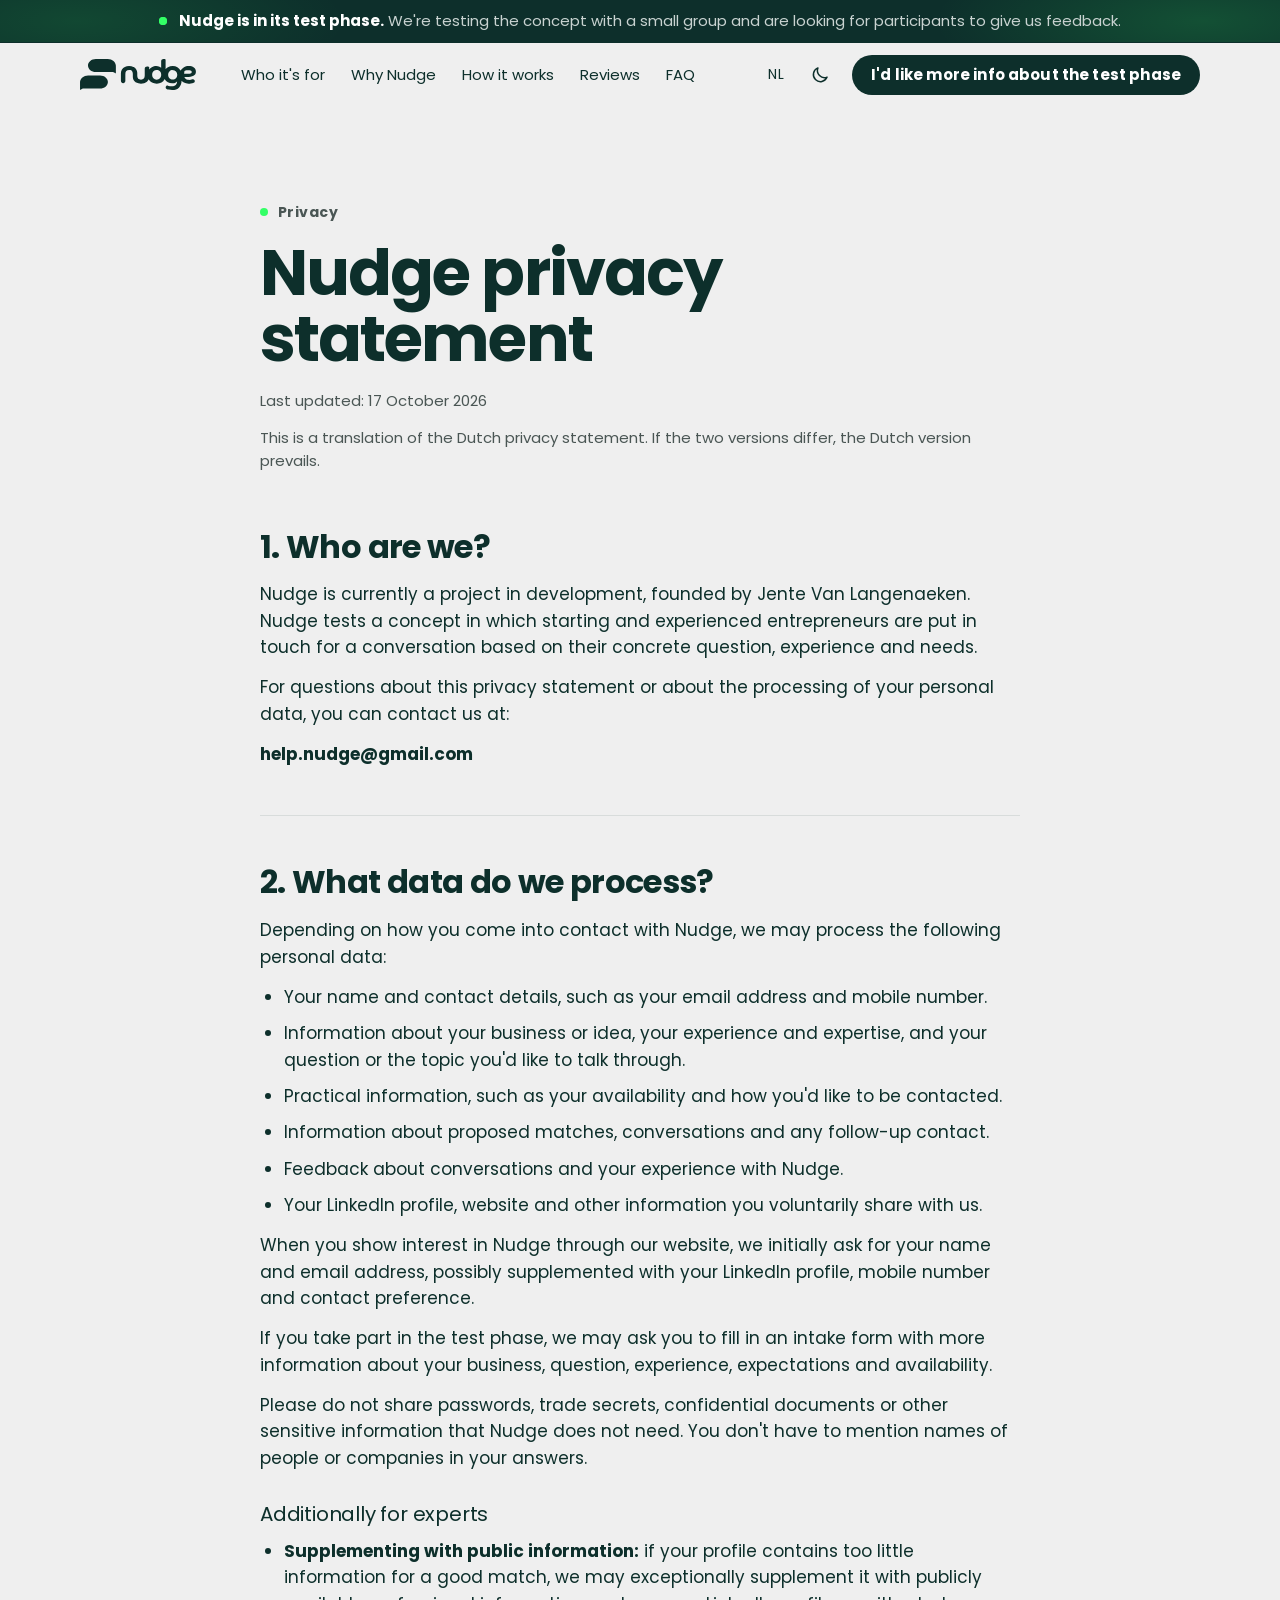
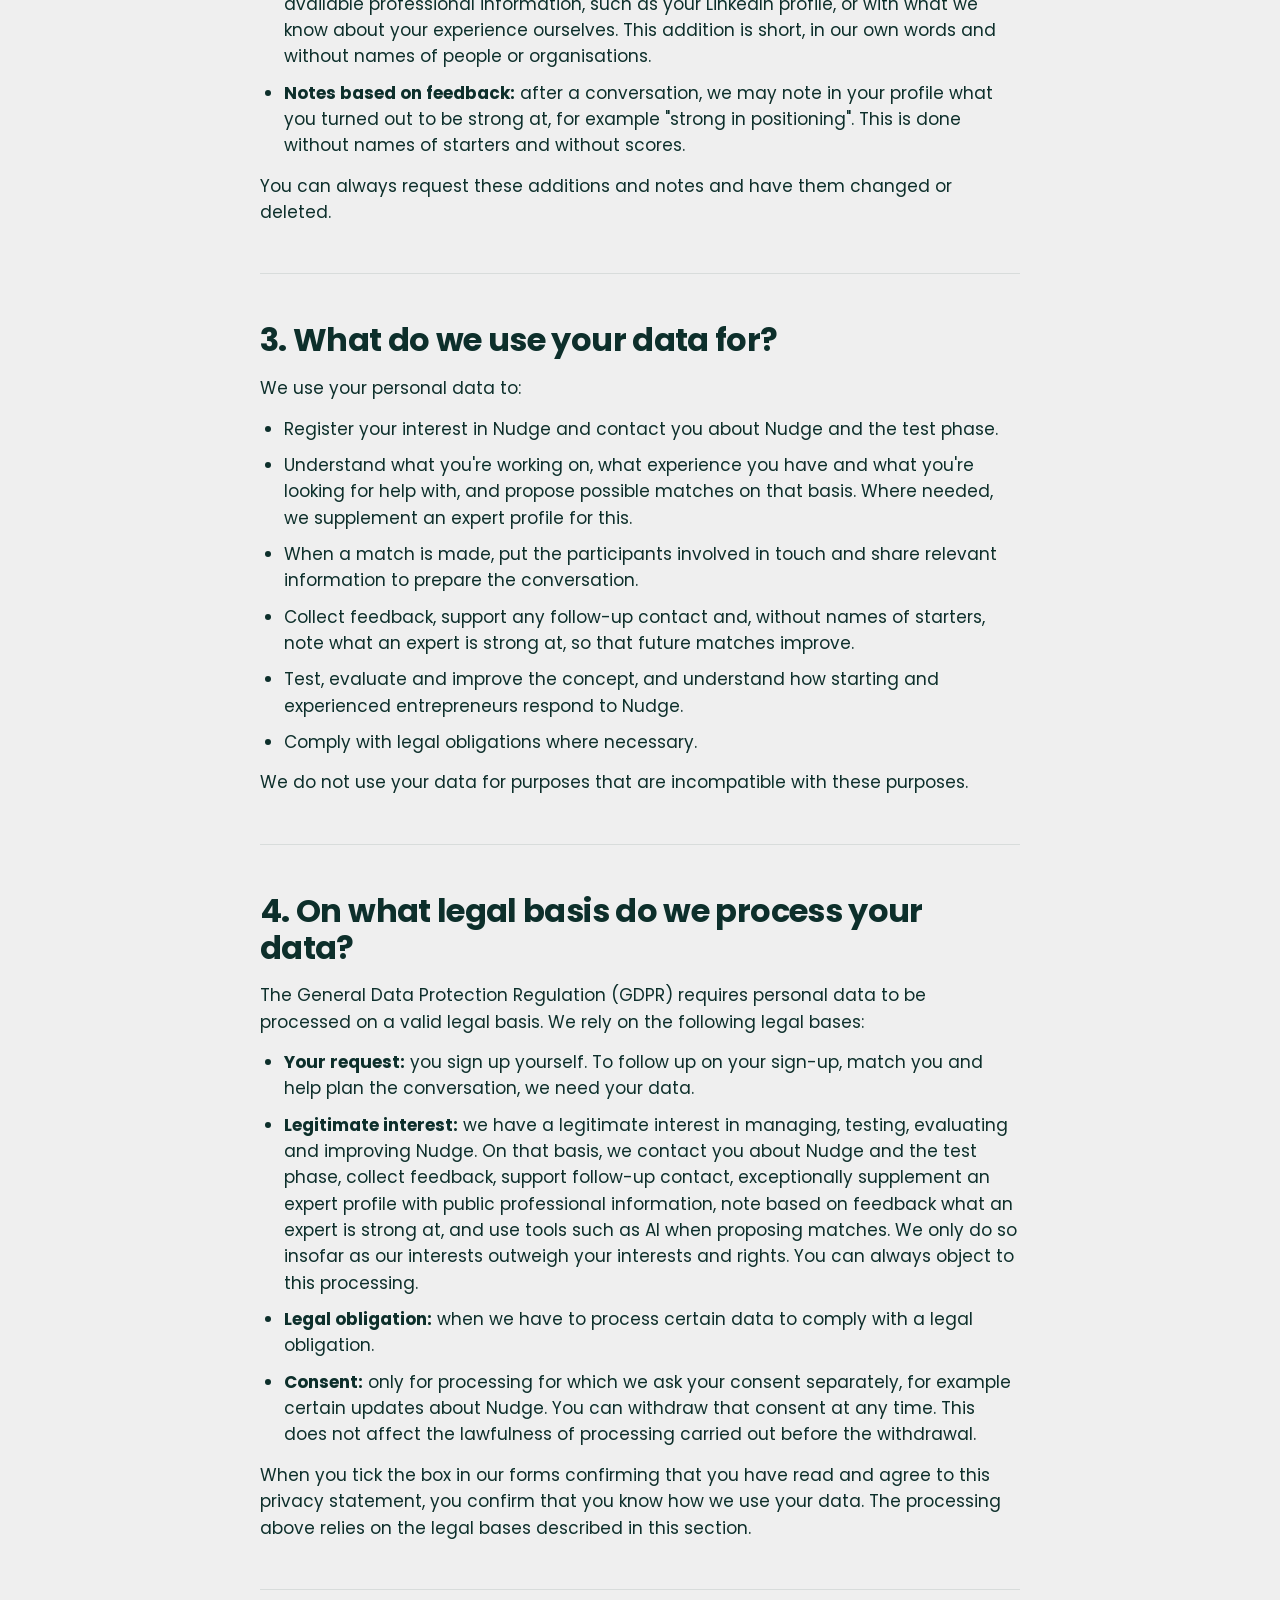
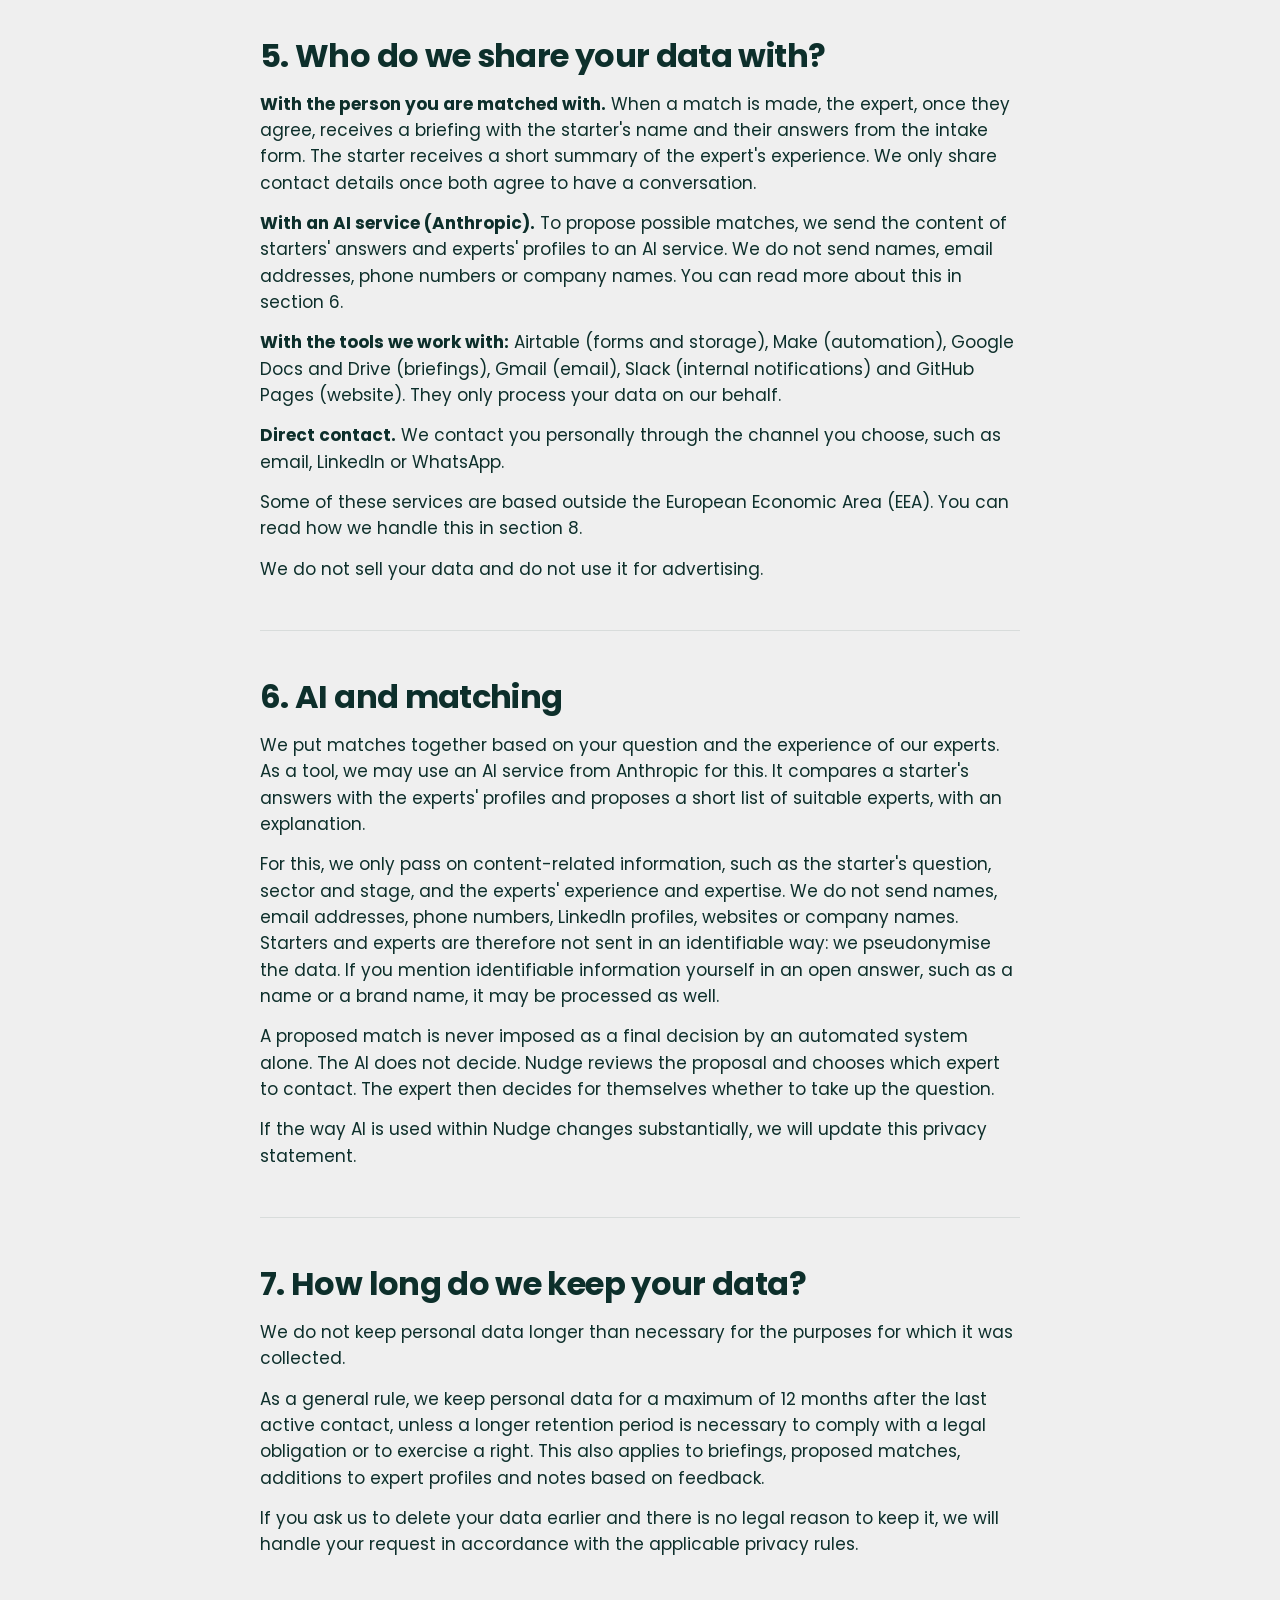
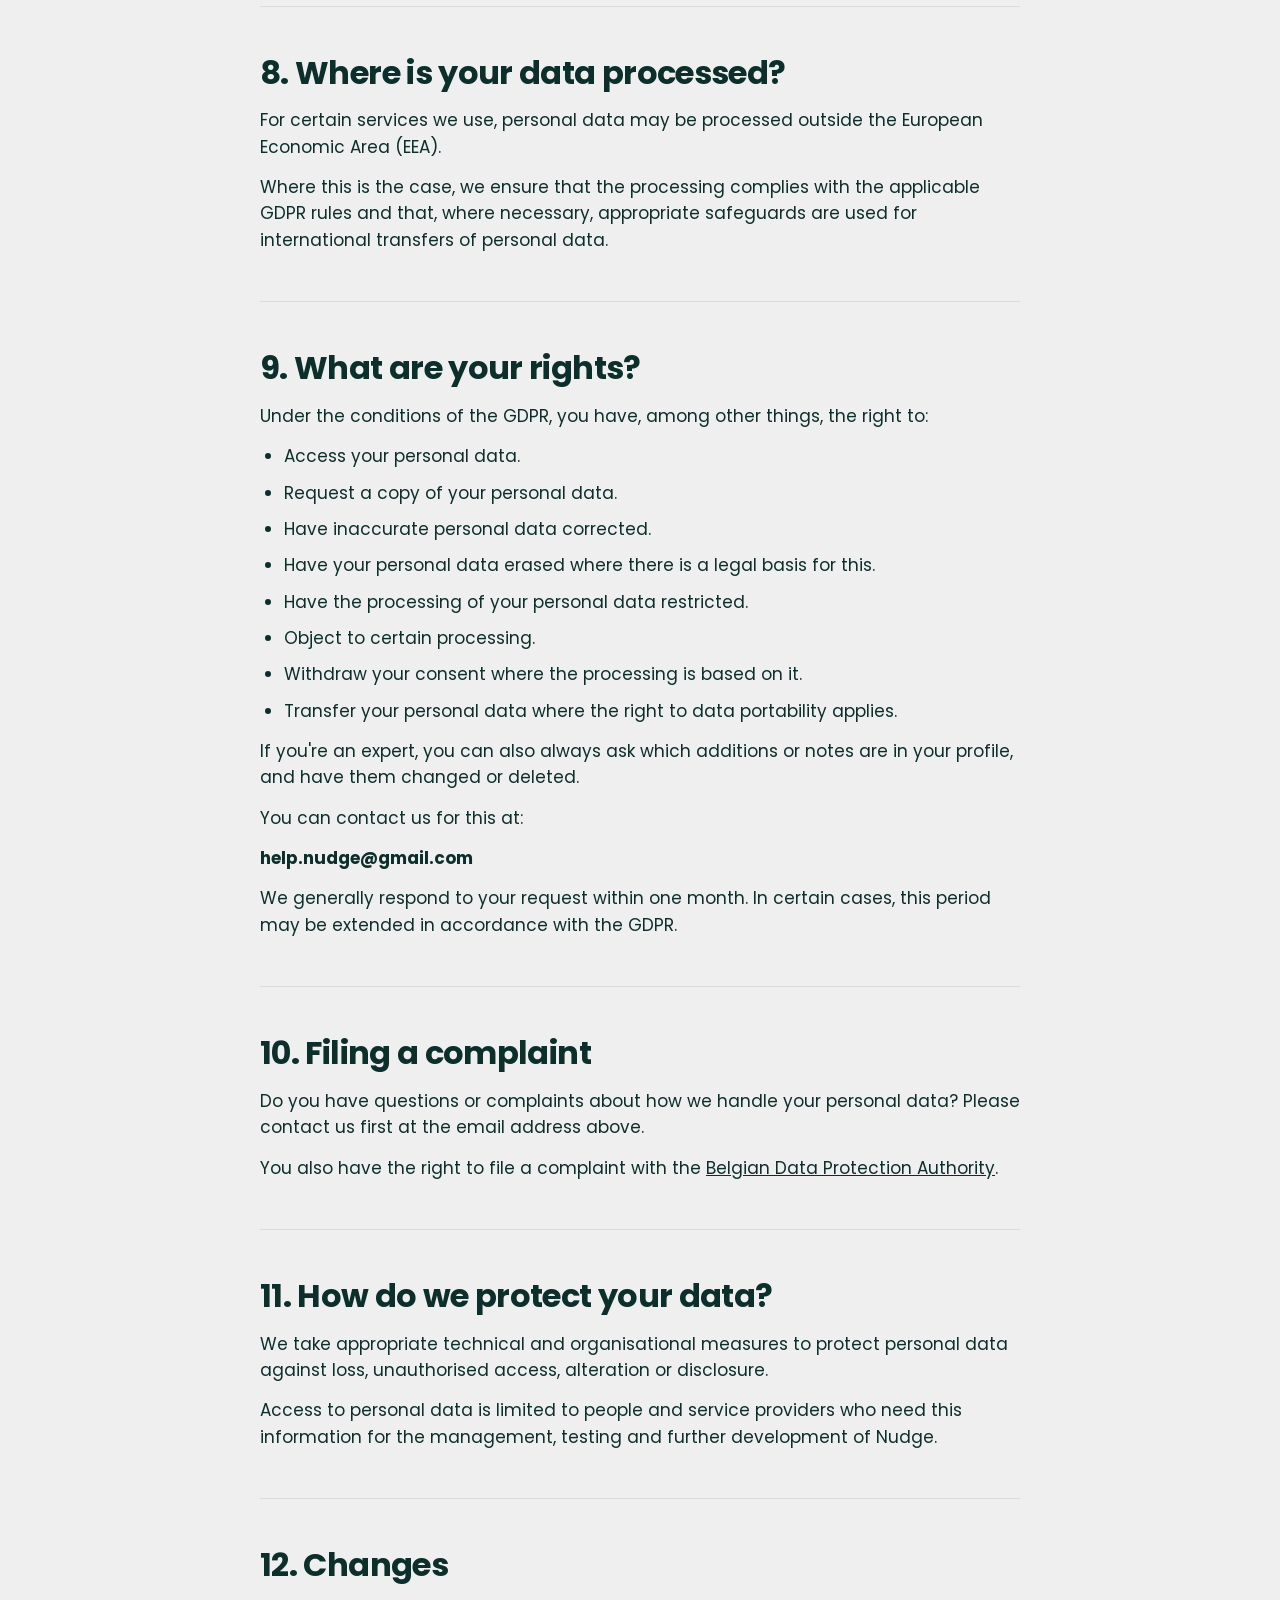
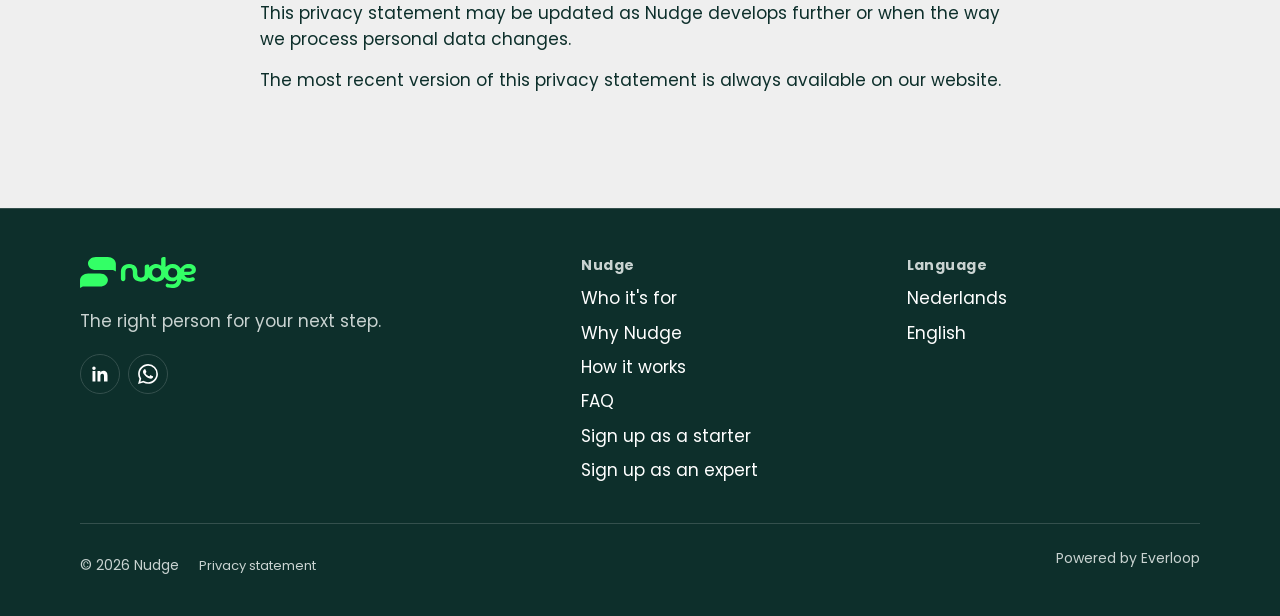
<file: en/privacy.html>
<!DOCTYPE html>
<html lang="en">
<head>
	<meta charset="utf-8" />
	<meta name="viewport" content="width=device-width, initial-scale=1" />
	<title>Privacy statement — Nudge</title>
	<meta name="description" content="Which personal data Nudge processes, why, who we share it with and how long we keep it." />
	<meta property="og:title" content="Privacy statement — Nudge" />
	<meta property="og:description" content="Which personal data Nudge processes, why, who we share it with and how long we keep it." />
	<meta property="og:type" content="website" />
	<meta property="og:locale" content="en_GB" />
	<meta name="theme-color" content="#EFEFEF" media="(prefers-color-scheme: light)" />
	<meta name="theme-color" content="#131313" media="(prefers-color-scheme: dark)" />
	<link rel="alternate" hreflang="nl" href="../privacy.html" />
	<link rel="alternate" hreflang="en" href="privacy.html" />
	<link rel="icon" href="../favicon.svg?v=3" type="image/svg+xml" />
	<link rel="icon" href="../favicon-32.png?v=3" type="image/png" sizes="32x32" />
	<link rel="apple-touch-icon" href="../apple-touch-icon.png?v=2" />
	<script>(function(){var d=document.documentElement;d.classList.add('js');try{var t=localStorage.getItem('nudge-theme');if(t==='dark'||t==='light')d.setAttribute('data-theme',t)}catch(e){}})();</script>
	<link rel="stylesheet" href="../assets/css/style.css" />
</head>
<body>
	<a class="skip-link" href="#main">Skip to content</a>

	<header class="site-header">
		<div class="test-bar">
			<div class="container">
				<p><span class="beta-dot" aria-hidden="true"></span><strong>Nudge is in its test phase.</strong><span class="test-bar-more"> We're testing the concept with a small group and are looking for participants to give us feedback.</span></p>
			</div>
		</div>
		<div class="container header-inner">
			<a class="brand" href="index.html" aria-label="Nudge, home">
				<svg class="brand-logo" viewBox="0 0 916 245" fill="currentColor" aria-hidden="true"><g transform="scale(0.6875) translate(-197.6 -222.1)"><path d="M609.5,300.4v88.7s-27.2-14.2-27.2-14.2l-3.7-2h-4.2s-195.1,0-195.1,0c-49.7,0-90.1-33.8-90.1-75.4,0-41.6,40.4-75.4,90.1-75.4h136.9c51.5,0,93.3,35.1,93.3,78.2Z"/><path d="M290.9,410.9h136.9c49.7,0,90.1,33.8,90.1,75.4,0,41.6-40.4,75.4-90.1,75.4h-199.3l-3.7,2-27.2,14.2v-88.7c0-43.1,41.9-78.2,93.3-78.2Z"/></g><g transform="translate(219.2 -277.6)"><path d="M685.3,444.7c-2.4-4.6-7.2-7.5-12.5-7.5s-3.7.3-5.4,1c-7.3,2.8-15.4,4.3-24,4.3s-20-2.4-27-7.2c-5.8-4-9.5-8.9-11.3-15,.9,0,1.8,0,2.7,0h3.3c1.5.1,2.8.2,4.1.2,1.8,0,3.4,0,4.8,0,25.8,0,45-3.4,57.1-10.3,12.7-7.1,19.2-18,19.2-32.2s-5.5-25-16.3-33.1c-10.6-7.9-24.4-11.8-41.1-11.8s-26.1,3.1-36.9,9.1c-10.9,6.1-19.4,14.6-25.5,25.1-.4.7-.9,1.5-1.3,2.3-.2-.4-.4-.8-.6-1.1-5.8-11.3-14.1-20.1-24.5-26.2-10.4-6.1-22.9-9.1-37-9.1s-26.9,3.1-37.7,9.2c-7.2,4-13.5,9.2-18.6,15.3v-76.1l-1.6-.9c-1.8-1-4.2-1.8-7-2.3-2.6-.5-5.3-.8-7.8-.8-5.3,0-9.7,1.4-13.1,4.1-3.7,2.9-5.5,7.1-5.5,12.4v53.5c-3.9-3.6-8.4-6.6-13.4-9-7.6-3.6-16.4-5.5-26.2-5.5s-24.2,3.1-34.4,9.2c-8.2,4.9-15.2,11.3-20.7,19.2v-20.7l-1.6-.9c-1.8-1-4.1-1.8-7-2.4-2.7-.5-5.3-.8-7.9-.8-5.3,0-9.7,1.4-13.1,4.1-3.6,2.8-5.5,7-5.5,12.4v55.6c0,21.7-9.4,31.8-29.5,31.8s-28.3-8.8-29.5-27.8c0-1.3,0-2.6,0-4v-22.9c-.6-9.9-3.3-18.5-8.1-26-4.8-7.5-11.3-13.6-19.5-18.2-1.2-.7-2.2-1.3-3.2-1.7-9.5-4.6-20.9-6.9-33.8-6.9s-24,2.3-33.6,6.9c-9.8,4.8-17.4,11.5-22.8,19.9-5.4,8.6-8.2,18.7-8.2,29.9v62c0,4.7,1.9,9.2,5.2,12.4,3.2,3.2,7.7,5.1,12.3,5.1,9.7,0,17.6-7.8,17.6-17.5v-54.7c0-21.7,9.4-31.8,29.5-31.8s17.2,2.7,22.1,7.9c4.3,4.6,6.8,11.4,7.4,20v1.2c0,.9.1,1.8.1,2.8v21.8c.8,15.9,6.7,28.7,17.5,38.4,3,2.6,6.1,4.8,9.3,6.6,10.2,5.9,22.9,8.9,37.7,8.9s35.5-5.2,47-15.5c6.1-5.5,10.6-12,13.6-19.5.2.4.5.8.7,1.2,6.1,10.5,14.7,18.9,25.6,24.8,10.8,5.9,23.6,8.9,37.8,8.9s26.6-3.1,36.8-9.1c10.4-6,18.6-14.9,24.3-26.3.2-.4.4-.8.6-1.3.4.7.8,1.3,1.2,2,6,10,14.2,17.9,24.4,23.4,10.1,5.5,21.6,8.3,34,8.3s19-1.9,26.4-5.5c4.8-2.3,9.2-5.1,13-8.5-.8,11.4-4.4,20.2-10.8,26.3-7.3,7-17.9,10.6-31.4,10.6s-14.1-.8-21.5-2.3c-2.9-.6-5.7-1.3-8.4-2-1.3-.4-2.6-.6-4-.6-6,0-11.4,3.7-13.5,9.2v.2c-.1,0-.2.3-.2.3-1.4,3.8-1.1,8,.7,11.6,1.8,3.6,4.9,6.1,8.7,7.3,3.7,1.1,7.7,2,12.4,3,9.8,1.9,19,2.8,28.2,2.8,24,0,42.7-6.9,55.7-20.4,12-12.4,18.5-29.9,19.4-52.1,5,5.8,11,10.6,18.1,14.4,10.4,5.8,22.7,8.7,36.6,8.7s12.9-.6,19.2-1.7c6.3-1,12.5-2.6,18.4-4.7.8-.3,1.5-.6,2.3-.9l.9-.3c3.8-1.5,6.7-4.5,8.1-8.3,1.4-3.7,1.1-7.8-.8-11.3l-.5-1ZM680.9,444c-.2-.2-.3-.3-.5-.5.2.2.3.3.5.5ZM673.1,440.5c-.1,0-.3,0-.4,0,0,0,0,0,.1,0,0,0,.2,0,.3,0ZM678.5,442c0,0-.1,0-.2-.1,0,0,.1,0,.2.1ZM676,440.9c-.2,0-.4-.1-.6-.2.2,0,.4,0,.6.2ZM671.3,440.6c-.2,0-.5,0-.7,0,.2,0,.5,0,.7,0ZM621.4,365.5h25.2c9.1,0,16.6,6.2,16.6,13.9s-7.4,13.9-16.6,13.9h-36.7l-.7.4-5,2.6v-16.3c0-7.9,7.7-14.4,17.2-14.4ZM512.9,365.5c10.8,0,19.6,3.4,26,10.1,6.6,6.8,9.8,15.7,9.8,27s-3.3,20.3-9.8,26.9c-6.4,6.7-15.2,10.1-26,10.1s-19.5-3.3-26-10.1c-6.6-6.7-9.9-15.8-9.9-27s3.2-20.2,9.9-27c6.5-6.8,15-10.1,26-10.1ZM422.1,402.9c0,11.5-3.3,20.6-10.1,27.5-6.7,7-15.1,10.4-25.8,10.4s-18.8-3.4-25.5-10.4c-6.8-7-10.1-16-10.1-27.6s3.4-20.5,10.1-27.5c6.7-6.9,15.2-10.4,25.5-10.4s19.1,3.5,25.8,10.4c6.8,7,10.1,16,10.1,27.5ZM472.2,491.3c-.3,0-.7,0-1,0,.2,0,.4,0,.7,0s.2,0,.4,0ZM464.7,493.8c-.3.3-.7.6-1,.9.3-.3.6-.6,1-.9ZM470.5,491.3c-.5,0-.9.1-1.4.3.5-.1.9-.2,1.4-.3ZM468.6,491.7c-.6.2-1.2.4-1.8.7.6-.3,1.2-.5,1.8-.7ZM466.5,492.6c-.5.2-.9.5-1.3.8.4-.3.9-.6,1.3-.8ZM462.1,496.8c-.3.6-.6,1.2-.9,1.8.2-.6.5-1.2.9-1.8ZM463.2,495.2c-.3.3-.6.7-.8,1.1.3-.4.5-.7.8-1.1Z"/></g></svg><span class="visually-hidden">Nudge</span>
			</a>
			<nav id="site-nav" class="site-nav" aria-label="Main menu">
				<ul>
					<li><a href="index.html#who-its-for">Who it's for</a></li>
					<li><a href="index.html#why-nudge">Why Nudge</a></li>
					<li><a href="index.html#how-it-works">How it works</a></li>
					<li><a href="index.html#reviews">Reviews</a></li>
					<li><a href="index.html#faq">FAQ</a></li>
					<li class="nav-cta-mobile"><a class="btn btn-primary" href="signup.html">I'd like more info about the test phase</a></li>
				</ul>
			</nav>
			<div class="header-actions">
				<a class="lang-switch" href="../privacy.html" hreflang="nl" lang="nl" aria-label="Nederlands">NL</a>
				<button class="icon-btn theme-toggle" type="button" data-theme-toggle data-label-dark="Switch to dark mode" data-label-light="Switch to light mode" aria-label="Switch to dark mode">
					<svg class="icon-moon" viewBox="0 0 24 24" fill="none" stroke="currentColor" stroke-width="1.8" stroke-linecap="round" stroke-linejoin="round" aria-hidden="true"><path d="M20.5 14.5A8.5 8.5 0 0 1 9.5 3.5a8.5 8.5 0 1 0 11 11z"/></svg>
					<svg class="icon-sun" viewBox="0 0 24 24" fill="none" stroke="currentColor" stroke-width="1.8" stroke-linecap="round" stroke-linejoin="round" aria-hidden="true"><circle cx="12" cy="12" r="4"/><path d="M12 2.5v2M12 19.5v2M4.6 4.6 6 6M18 18l1.4 1.4M2.5 12h2M19.5 12h2M4.6 19.4 6 18M18 6l1.4-1.4"/></svg>
				</button>
				<button class="icon-btn menu-toggle" type="button" aria-controls="site-nav" aria-expanded="false" aria-label="Open menu" data-label-open="Open menu" data-label-close="Close menu">
					<svg class="icon-menu" viewBox="0 0 24 24" fill="none" stroke="currentColor" stroke-width="1.8" stroke-linecap="round" aria-hidden="true"><path d="M4 7h16M4 12h16M4 17h16"/></svg>
					<svg class="icon-close" viewBox="0 0 24 24" fill="none" stroke="currentColor" stroke-width="1.8" stroke-linecap="round" aria-hidden="true"><path d="M6 6l12 12M18 6 6 18"/></svg>
				</button>
				<a class="btn btn-dark btn-sm header-cta" href="signup.html">I'd like more info about the test phase</a>
			</div>
		</div>
	</header>

	<main id="main">
		<article class="container legal">
			<header class="legal-head">
				<p class="eyebrow">Privacy</p>
				<h1>Nudge privacy statement</h1>
				<p class="legal-updated">Last updated: 17 October 2026</p>
				<p class="legal-updated">This is a translation of the Dutch privacy statement. If the two versions differ, the Dutch version prevails.</p>
			</header>

			<section>
				<h2>1. Who are we?</h2>
				<p>Nudge is currently a project in development, founded by Jente Van Langenaeken. Nudge tests a concept in which starting and experienced entrepreneurs are put in touch for a conversation based on their concrete question, experience and needs.</p>
				<p>For questions about this privacy statement or about the processing of your personal data, you can contact us at:</p>
				<p><strong>help.nudge@gmail.com</strong></p>
			</section>

			<section>
				<h2>2. What data do we process?</h2>
				<p>Depending on how you come into contact with Nudge, we may process the following personal data:</p>
				<ul>
					<li>Your name and contact details, such as your email address and mobile number.</li>
					<li>Information about your business or idea, your experience and expertise, and your question or the topic you'd like to talk through.</li>
					<li>Practical information, such as your availability and how you'd like to be contacted.</li>
					<li>Information about proposed matches, conversations and any follow-up contact.</li>
					<li>Feedback about conversations and your experience with Nudge.</li>
					<li>Your LinkedIn profile, website and other information you voluntarily share with us.</li>
				</ul>
				<p>When you show interest in Nudge through our website, we initially ask for your name and email address, possibly supplemented with your LinkedIn profile, mobile number and contact preference.</p>
				<p>If you take part in the test phase, we may ask you to fill in an intake form with more information about your business, question, experience, expectations and availability.</p>
				<p>Please do not share passwords, trade secrets, confidential documents or other sensitive information that Nudge does not need. You don't have to mention names of people or companies in your answers.</p>
				<h3>Additionally for experts</h3>
				<ul>
					<li><strong>Supplementing with public information:</strong> if your profile contains too little information for a good match, we may exceptionally supplement it with publicly available professional information, such as your LinkedIn profile, or with what we know about your experience ourselves. This addition is short, in our own words and without names of people or organisations.</li>
					<li><strong>Notes based on feedback:</strong> after a conversation, we may note in your profile what you turned out to be strong at, for example "strong in positioning". This is done without names of starters and without scores.</li>
				</ul>
				<p>You can always request these additions and notes and have them changed or deleted.</p>
			</section>

			<section>
				<h2>3. What do we use your data for?</h2>
				<p>We use your personal data to:</p>
				<ul>
					<li>Register your interest in Nudge and contact you about Nudge and the test phase.</li>
					<li>Understand what you're working on, what experience you have and what you're looking for help with, and propose possible matches on that basis. Where needed, we supplement an expert profile for this.</li>
					<li>When a match is made, put the participants involved in touch and share relevant information to prepare the conversation.</li>
					<li>Collect feedback, support any follow-up contact and, without names of starters, note what an expert is strong at, so that future matches improve.</li>
					<li>Test, evaluate and improve the concept, and understand how starting and experienced entrepreneurs respond to Nudge.</li>
					<li>Comply with legal obligations where necessary.</li>
				</ul>
				<p>We do not use your data for purposes that are incompatible with these purposes.</p>
			</section>

			<section>
				<h2>4. On what legal basis do we process your data?</h2>
				<p>The General Data Protection Regulation (GDPR) requires personal data to be processed on a valid legal basis. We rely on the following legal bases:</p>
				<ul>
					<li><strong>Your request:</strong> you sign up yourself. To follow up on your sign-up, match you and help plan the conversation, we need your data.</li>
					<li><strong>Legitimate interest:</strong> we have a legitimate interest in managing, testing, evaluating and improving Nudge. On that basis, we contact you about Nudge and the test phase, collect feedback, support follow-up contact, exceptionally supplement an expert profile with public professional information, note based on feedback what an expert is strong at, and use tools such as AI when proposing matches. We only do so insofar as our interests outweigh your interests and rights. You can always object to this processing.</li>
					<li><strong>Legal obligation:</strong> when we have to process certain data to comply with a legal obligation.</li>
					<li><strong>Consent:</strong> only for processing for which we ask your consent separately, for example certain updates about Nudge. You can withdraw that consent at any time. This does not affect the lawfulness of processing carried out before the withdrawal.</li>
				</ul>
				<p>When you tick the box in our forms confirming that you have read and agree to this privacy statement, you confirm that you know how we use your data. The processing above relies on the legal bases described in this section.</p>
			</section>

			<section>
				<h2>5. Who do we share your data with?</h2>
				<p><strong>With the person you are matched with.</strong> When a match is made, the expert, once they agree, receives a briefing with the starter's name and their answers from the intake form. The starter receives a short summary of the expert's experience. We only share contact details once both agree to have a conversation.</p>
				<p><strong>With an AI service (Anthropic).</strong> To propose possible matches, we send the content of starters' answers and experts' profiles to an AI service. We do not send names, email addresses, phone numbers or company names. You can read more about this in section 6.</p>
				<p><strong>With the tools we work with:</strong> Airtable (forms and storage), Make (automation), Google Docs and Drive (briefings), Gmail (email), Slack (internal notifications) and GitHub Pages (website). They only process your data on our behalf.</p>
				<p><strong>Direct contact.</strong> We contact you personally through the channel you choose, such as email, LinkedIn or WhatsApp.</p>
				<p>Some of these services are based outside the European Economic Area (EEA). You can read how we handle this in section 8.</p>
				<p>We do not sell your data and do not use it for advertising.</p>
			</section>

			<section>
				<h2>6. AI and matching</h2>
				<p>We put matches together based on your question and the experience of our experts. As a tool, we may use an AI service from Anthropic for this. It compares a starter's answers with the experts' profiles and proposes a short list of suitable experts, with an explanation.</p>
				<p>For this, we only pass on content-related information, such as the starter's question, sector and stage, and the experts' experience and expertise. We do not send names, email addresses, phone numbers, LinkedIn profiles, websites or company names. Starters and experts are therefore not sent in an identifiable way: we pseudonymise the data. If you mention identifiable information yourself in an open answer, such as a name or a brand name, it may be processed as well.</p>
				<p>A proposed match is never imposed as a final decision by an automated system alone. The AI does not decide. Nudge reviews the proposal and chooses which expert to contact. The expert then decides for themselves whether to take up the question.</p>
				<p>If the way AI is used within Nudge changes substantially, we will update this privacy statement.</p>
			</section>

			<section>
				<h2>7. How long do we keep your data?</h2>
				<p>We do not keep personal data longer than necessary for the purposes for which it was collected.</p>
				<p>As a general rule, we keep personal data for a maximum of 12 months after the last active contact, unless a longer retention period is necessary to comply with a legal obligation or to exercise a right. This also applies to briefings, proposed matches, additions to expert profiles and notes based on feedback.</p>
				<p>If you ask us to delete your data earlier and there is no legal reason to keep it, we will handle your request in accordance with the applicable privacy rules.</p>
			</section>

			<section>
				<h2>8. Where is your data processed?</h2>
				<p>For certain services we use, personal data may be processed outside the European Economic Area (EEA).</p>
				<p>Where this is the case, we ensure that the processing complies with the applicable GDPR rules and that, where necessary, appropriate safeguards are used for international transfers of personal data.</p>
			</section>

			<section>
				<h2>9. What are your rights?</h2>
				<p>Under the conditions of the GDPR, you have, among other things, the right to:</p>
				<ul>
					<li>Access your personal data.</li>
					<li>Request a copy of your personal data.</li>
					<li>Have inaccurate personal data corrected.</li>
					<li>Have your personal data erased where there is a legal basis for this.</li>
					<li>Have the processing of your personal data restricted.</li>
					<li>Object to certain processing.</li>
					<li>Withdraw your consent where the processing is based on it.</li>
					<li>Transfer your personal data where the right to data portability applies.</li>
				</ul>
				<p>If you're an expert, you can also always ask which additions or notes are in your profile, and have them changed or deleted.</p>
				<p>You can contact us for this at:</p>
				<p><strong>help.nudge@gmail.com</strong></p>
				<p>We generally respond to your request within one month. In certain cases, this period may be extended in accordance with the GDPR.</p>
			</section>

			<section>
				<h2>10. Filing a complaint</h2>
				<p>Do you have questions or complaints about how we handle your personal data? Please contact us first at the email address above.</p>
				<p>You also have the right to file a complaint with the <a href="https://www.dataprotectionauthority.be" target="_blank" rel="noopener">Belgian Data Protection Authority</a>.</p>
			</section>

			<section>
				<h2>11. How do we protect your data?</h2>
				<p>We take appropriate technical and organisational measures to protect personal data against loss, unauthorised access, alteration or disclosure.</p>
				<p>Access to personal data is limited to people and service providers who need this information for the management, testing and further development of Nudge.</p>
			</section>

			<section>
				<h2>12. Changes</h2>
				<p>This privacy statement may be updated as Nudge develops further or when the way we process personal data changes.</p>
				<p>The most recent version of this privacy statement is always available on our website.</p>
			</section>
		</article>
	</main>

	<footer class="site-footer">
		<div class="container">
			<div class="footer-grid">
				<div>
					<a class="brand" href="index.html">
						<svg class="brand-logo" viewBox="0 0 916 245" fill="currentColor" aria-hidden="true"><g transform="scale(0.6875) translate(-197.6 -222.1)"><path d="M609.5,300.4v88.7s-27.2-14.2-27.2-14.2l-3.7-2h-4.2s-195.1,0-195.1,0c-49.7,0-90.1-33.8-90.1-75.4,0-41.6,40.4-75.4,90.1-75.4h136.9c51.5,0,93.3,35.1,93.3,78.2Z"/><path d="M290.9,410.9h136.9c49.7,0,90.1,33.8,90.1,75.4,0,41.6-40.4,75.4-90.1,75.4h-199.3l-3.7,2-27.2,14.2v-88.7c0-43.1,41.9-78.2,93.3-78.2Z"/></g><g transform="translate(219.2 -277.6)"><path d="M685.3,444.7c-2.4-4.6-7.2-7.5-12.5-7.5s-3.7.3-5.4,1c-7.3,2.8-15.4,4.3-24,4.3s-20-2.4-27-7.2c-5.8-4-9.5-8.9-11.3-15,.9,0,1.8,0,2.7,0h3.3c1.5.1,2.8.2,4.1.2,1.8,0,3.4,0,4.8,0,25.8,0,45-3.4,57.1-10.3,12.7-7.1,19.2-18,19.2-32.2s-5.5-25-16.3-33.1c-10.6-7.9-24.4-11.8-41.1-11.8s-26.1,3.1-36.9,9.1c-10.9,6.1-19.4,14.6-25.5,25.1-.4.7-.9,1.5-1.3,2.3-.2-.4-.4-.8-.6-1.1-5.8-11.3-14.1-20.1-24.5-26.2-10.4-6.1-22.9-9.1-37-9.1s-26.9,3.1-37.7,9.2c-7.2,4-13.5,9.2-18.6,15.3v-76.1l-1.6-.9c-1.8-1-4.2-1.8-7-2.3-2.6-.5-5.3-.8-7.8-.8-5.3,0-9.7,1.4-13.1,4.1-3.7,2.9-5.5,7.1-5.5,12.4v53.5c-3.9-3.6-8.4-6.6-13.4-9-7.6-3.6-16.4-5.5-26.2-5.5s-24.2,3.1-34.4,9.2c-8.2,4.9-15.2,11.3-20.7,19.2v-20.7l-1.6-.9c-1.8-1-4.1-1.8-7-2.4-2.7-.5-5.3-.8-7.9-.8-5.3,0-9.7,1.4-13.1,4.1-3.6,2.8-5.5,7-5.5,12.4v55.6c0,21.7-9.4,31.8-29.5,31.8s-28.3-8.8-29.5-27.8c0-1.3,0-2.6,0-4v-22.9c-.6-9.9-3.3-18.5-8.1-26-4.8-7.5-11.3-13.6-19.5-18.2-1.2-.7-2.2-1.3-3.2-1.7-9.5-4.6-20.9-6.9-33.8-6.9s-24,2.3-33.6,6.9c-9.8,4.8-17.4,11.5-22.8,19.9-5.4,8.6-8.2,18.7-8.2,29.9v62c0,4.7,1.9,9.2,5.2,12.4,3.2,3.2,7.7,5.1,12.3,5.1,9.7,0,17.6-7.8,17.6-17.5v-54.7c0-21.7,9.4-31.8,29.5-31.8s17.2,2.7,22.1,7.9c4.3,4.6,6.8,11.4,7.4,20v1.2c0,.9.1,1.8.1,2.8v21.8c.8,15.9,6.7,28.7,17.5,38.4,3,2.6,6.1,4.8,9.3,6.6,10.2,5.9,22.9,8.9,37.7,8.9s35.5-5.2,47-15.5c6.1-5.5,10.6-12,13.6-19.5.2.4.5.8.7,1.2,6.1,10.5,14.7,18.9,25.6,24.8,10.8,5.9,23.6,8.9,37.8,8.9s26.6-3.1,36.8-9.1c10.4-6,18.6-14.9,24.3-26.3.2-.4.4-.8.6-1.3.4.7.8,1.3,1.2,2,6,10,14.2,17.9,24.4,23.4,10.1,5.5,21.6,8.3,34,8.3s19-1.9,26.4-5.5c4.8-2.3,9.2-5.1,13-8.5-.8,11.4-4.4,20.2-10.8,26.3-7.3,7-17.9,10.6-31.4,10.6s-14.1-.8-21.5-2.3c-2.9-.6-5.7-1.3-8.4-2-1.3-.4-2.6-.6-4-.6-6,0-11.4,3.7-13.5,9.2v.2c-.1,0-.2.3-.2.3-1.4,3.8-1.1,8,.7,11.6,1.8,3.6,4.9,6.1,8.7,7.3,3.7,1.1,7.7,2,12.4,3,9.8,1.9,19,2.8,28.2,2.8,24,0,42.7-6.9,55.7-20.4,12-12.4,18.5-29.9,19.4-52.1,5,5.8,11,10.6,18.1,14.4,10.4,5.8,22.7,8.7,36.6,8.7s12.9-.6,19.2-1.7c6.3-1,12.5-2.6,18.4-4.7.8-.3,1.5-.6,2.3-.9l.9-.3c3.8-1.5,6.7-4.5,8.1-8.3,1.4-3.7,1.1-7.8-.8-11.3l-.5-1ZM680.9,444c-.2-.2-.3-.3-.5-.5.2.2.3.3.5.5ZM673.1,440.5c-.1,0-.3,0-.4,0,0,0,0,0,.1,0,0,0,.2,0,.3,0ZM678.5,442c0,0-.1,0-.2-.1,0,0,.1,0,.2.1ZM676,440.9c-.2,0-.4-.1-.6-.2.2,0,.4,0,.6.2ZM671.3,440.6c-.2,0-.5,0-.7,0,.2,0,.5,0,.7,0ZM621.4,365.5h25.2c9.1,0,16.6,6.2,16.6,13.9s-7.4,13.9-16.6,13.9h-36.7l-.7.4-5,2.6v-16.3c0-7.9,7.7-14.4,17.2-14.4ZM512.9,365.5c10.8,0,19.6,3.4,26,10.1,6.6,6.8,9.8,15.7,9.8,27s-3.3,20.3-9.8,26.9c-6.4,6.7-15.2,10.1-26,10.1s-19.5-3.3-26-10.1c-6.6-6.7-9.9-15.8-9.9-27s3.2-20.2,9.9-27c6.5-6.8,15-10.1,26-10.1ZM422.1,402.9c0,11.5-3.3,20.6-10.1,27.5-6.7,7-15.1,10.4-25.8,10.4s-18.8-3.4-25.5-10.4c-6.8-7-10.1-16-10.1-27.6s3.4-20.5,10.1-27.5c6.7-6.9,15.2-10.4,25.5-10.4s19.1,3.5,25.8,10.4c6.8,7,10.1,16,10.1,27.5ZM472.2,491.3c-.3,0-.7,0-1,0,.2,0,.4,0,.7,0s.2,0,.4,0ZM464.7,493.8c-.3.3-.7.6-1,.9.3-.3.6-.6,1-.9ZM470.5,491.3c-.5,0-.9.1-1.4.3.5-.1.9-.2,1.4-.3ZM468.6,491.7c-.6.2-1.2.4-1.8.7.6-.3,1.2-.5,1.8-.7ZM466.5,492.6c-.5.2-.9.5-1.3.8.4-.3.9-.6,1.3-.8ZM462.1,496.8c-.3.6-.6,1.2-.9,1.8.2-.6.5-1.2.9-1.8ZM463.2,495.2c-.3.3-.6.7-.8,1.1.3-.4.5-.7.8-1.1Z"/></g></svg><span class="visually-hidden">Nudge</span>
					</a>
					<p class="footer-tagline">The right person for your next step.</p>
					<div class="socials">
						<a class="icon-btn" href="https://www.linkedin.com/in/jente-van-langenaeken-a2a3b02a8/" target="_blank" rel="noopener" aria-label="Nudge on LinkedIn">
							<svg viewBox="0 0 24 24" fill="currentColor" aria-hidden="true"><path d="M6.5 8.5H3V21h3.5V8.5ZM4.75 3A2.1 2.1 0 1 0 4.75 7.2 2.1 2.1 0 0 0 4.75 3ZM21 13.8c0-3.8-2-5.6-4.7-5.6-2.2 0-3.2 1.2-3.8 2v-1.7H9V21h3.5v-6.2c0-1.6.3-3.2 2.3-3.2 2 0 2 1.9 2 3.3V21H21v-7.2Z"/></svg>
						</a>
						<a class="icon-btn" href="https://wa.me/32495477107" target="_blank" rel="noopener" aria-label="Contact us on WhatsApp">
							<svg viewBox="0 0 24 24" fill="currentColor" aria-hidden="true"><path d="M17.472 14.382c-.297-.149-1.758-.867-2.03-.967-.273-.099-.471-.148-.67.15-.197.297-.767.966-.94 1.164-.173.199-.347.223-.644.075-.297-.15-1.255-.463-2.39-1.475-.883-.788-1.48-1.761-1.653-2.059-.173-.297-.018-.458.13-.606.134-.133.298-.347.446-.52.149-.174.198-.298.298-.497.099-.198.05-.371-.025-.52-.075-.149-.669-1.612-.916-2.207-.242-.579-.487-.5-.669-.51-.173-.008-.371-.01-.57-.01-.198 0-.52.074-.792.372-.272.297-1.04 1.016-1.04 2.479 0 1.462 1.065 2.875 1.213 3.074.149.198 2.096 3.2 5.077 4.487.709.306 1.262.489 1.694.625.712.227 1.36.195 1.871.118.571-.085 1.758-.719 2.006-1.413.248-.694.248-1.289.173-1.413-.074-.124-.272-.198-.57-.347m-5.421 7.403h-.004a9.87 9.87 0 0 1-5.031-1.378l-.361-.214-3.741.982.998-3.648-.235-.374a9.86 9.86 0 0 1-1.51-5.26c.001-5.45 4.436-9.884 9.888-9.884 2.64 0 5.122 1.03 6.988 2.898a9.825 9.825 0 0 1 2.893 6.994c-.003 5.45-4.437 9.884-9.885 9.884m8.413-18.297A11.815 11.815 0 0 0 12.05 0C5.495 0 .16 5.335.157 11.892c0 2.096.547 4.142 1.588 5.945L.057 24l6.305-1.654a11.882 11.882 0 0 0 5.683 1.448h.005c6.554 0 11.89-5.335 11.893-11.893a11.821 11.821 0 0 0-3.48-8.413Z"/></svg>
						</a>
					</div>
				</div>
				<div class="footer-col">
					<h2>Nudge</h2>
					<ul>
						<li><a href="index.html#who-its-for">Who it's for</a></li>
						<li><a href="index.html#why-nudge">Why Nudge</a></li>
						<li><a href="index.html#how-it-works">How it works</a></li>
						<li><a href="index.html#faq">FAQ</a></li>
						<li><a href="signup.html">Sign up as a starter</a></li>
						<li><a href="signup-experts.html">Sign up as an expert</a></li>
					</ul>
				</div>
				<div class="footer-col">
					<h2>Language</h2>
					<ul>
						<li><a href="../privacy.html" hreflang="nl" lang="nl">Nederlands</a></li>
						<li><a href="privacy.html" aria-current="page">English</a></li>
					</ul>
				</div>
			</div>
			<div class="footer-bottom">
				<p>&copy; 2026 Nudge <a class="footer-legal" href="privacy.html" aria-current="page">Privacy statement</a></p>
				<p>Powered by Everloop</p>
			</div>
		</div>
	</footer>

	<script src="../assets/js/site.js"></script>
</body>
</html>
</file>
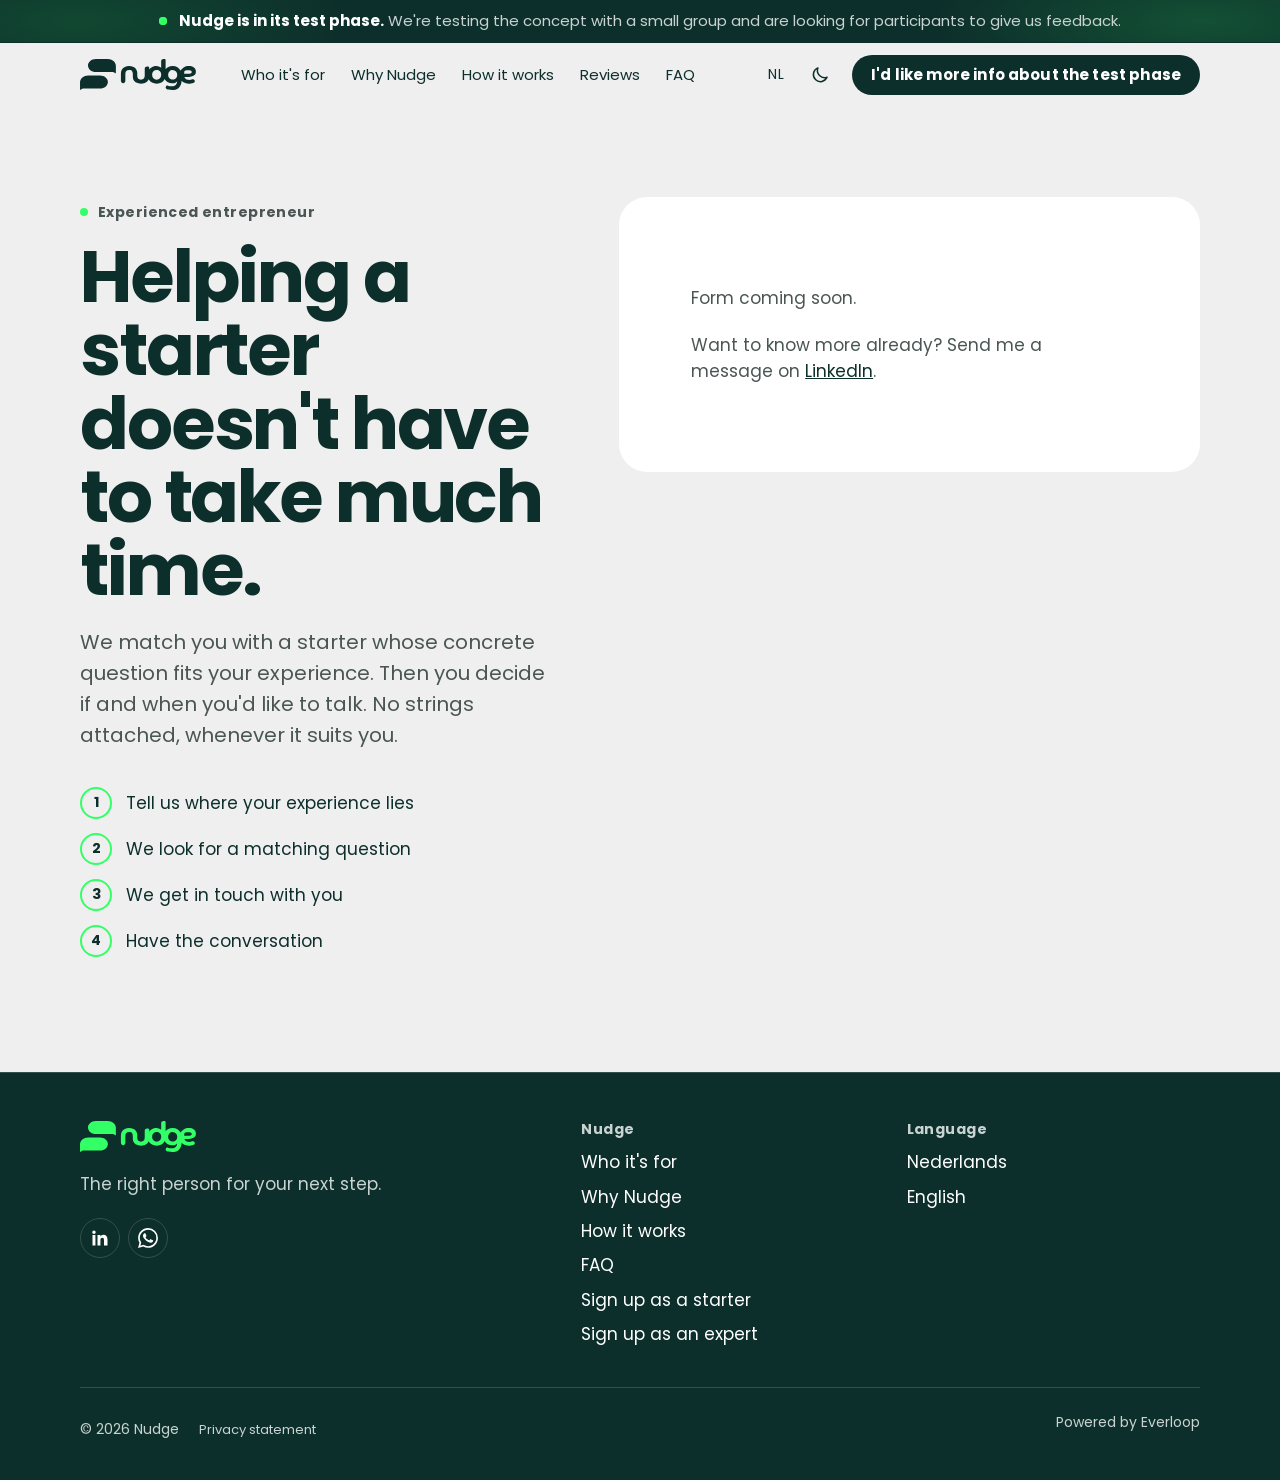
<file: en/signup-experts.html>
<!DOCTYPE html>
<html lang="en">
<head>
	<meta charset="utf-8" />
	<meta name="viewport" content="width=device-width, initial-scale=1" />
	<title>Sign up as an experienced entrepreneur — Nudge</title>
	<meta name="description" content="Sign up as an experienced entrepreneur with Nudge and help a starter move forward with what you've learned along the way." />
	<meta property="og:title" content="Sign up as an experienced entrepreneur — Nudge" />
	<meta property="og:description" content="Help a starter move forward with what you've learned along the way. No strings attached, whenever it suits you." />
	<meta property="og:type" content="website" />
	<meta property="og:locale" content="en_GB" />
	<meta name="theme-color" content="#EFEFEF" media="(prefers-color-scheme: light)" />
	<meta name="theme-color" content="#131313" media="(prefers-color-scheme: dark)" />
	<link rel="alternate" hreflang="nl" href="../aanmelden-experts.html" />
	<link rel="alternate" hreflang="en" href="signup-experts.html" />
	<link rel="icon" href="../favicon.svg?v=3" type="image/svg+xml" />
	<link rel="icon" href="../favicon-32.png?v=3" type="image/png" sizes="32x32" />
	<link rel="apple-touch-icon" href="../apple-touch-icon.png?v=2" />
	<script>(function(){var d=document.documentElement;d.classList.add('js');try{var t=localStorage.getItem('nudge-theme');if(t==='dark'||t==='light')d.setAttribute('data-theme',t)}catch(e){}})();</script>
	<link rel="stylesheet" href="../assets/css/style.css" />
</head>
<body>
	<a class="skip-link" href="#main">Skip to content</a>

	<header class="site-header">
		<div class="test-bar">
			<div class="container">
				<p><span class="beta-dot" aria-hidden="true"></span><strong>Nudge is in its test phase.</strong><span class="test-bar-more"> We're testing the concept with a small group and are looking for participants to give us feedback.</span></p>
			</div>
		</div>
		<div class="container header-inner">
			<a class="brand" href="index.html" aria-label="Nudge, home">
				<svg class="brand-logo" viewBox="0 0 916 245" fill="currentColor" aria-hidden="true"><g transform="scale(0.6875) translate(-197.6 -222.1)"><path d="M609.5,300.4v88.7s-27.2-14.2-27.2-14.2l-3.7-2h-4.2s-195.1,0-195.1,0c-49.7,0-90.1-33.8-90.1-75.4,0-41.6,40.4-75.4,90.1-75.4h136.9c51.5,0,93.3,35.1,93.3,78.2Z"/><path d="M290.9,410.9h136.9c49.7,0,90.1,33.8,90.1,75.4,0,41.6-40.4,75.4-90.1,75.4h-199.3l-3.7,2-27.2,14.2v-88.7c0-43.1,41.9-78.2,93.3-78.2Z"/></g><g transform="translate(219.2 -277.6)"><path d="M685.3,444.7c-2.4-4.6-7.2-7.5-12.5-7.5s-3.7.3-5.4,1c-7.3,2.8-15.4,4.3-24,4.3s-20-2.4-27-7.2c-5.8-4-9.5-8.9-11.3-15,.9,0,1.8,0,2.7,0h3.3c1.5.1,2.8.2,4.1.2,1.8,0,3.4,0,4.8,0,25.8,0,45-3.4,57.1-10.3,12.7-7.1,19.2-18,19.2-32.2s-5.5-25-16.3-33.1c-10.6-7.9-24.4-11.8-41.1-11.8s-26.1,3.1-36.9,9.1c-10.9,6.1-19.4,14.6-25.5,25.1-.4.7-.9,1.5-1.3,2.3-.2-.4-.4-.8-.6-1.1-5.8-11.3-14.1-20.1-24.5-26.2-10.4-6.1-22.9-9.1-37-9.1s-26.9,3.1-37.7,9.2c-7.2,4-13.5,9.2-18.6,15.3v-76.1l-1.6-.9c-1.8-1-4.2-1.8-7-2.3-2.6-.5-5.3-.8-7.8-.8-5.3,0-9.7,1.4-13.1,4.1-3.7,2.9-5.5,7.1-5.5,12.4v53.5c-3.9-3.6-8.4-6.6-13.4-9-7.6-3.6-16.4-5.5-26.2-5.5s-24.2,3.1-34.4,9.2c-8.2,4.9-15.2,11.3-20.7,19.2v-20.7l-1.6-.9c-1.8-1-4.1-1.8-7-2.4-2.7-.5-5.3-.8-7.9-.8-5.3,0-9.7,1.4-13.1,4.1-3.6,2.8-5.5,7-5.5,12.4v55.6c0,21.7-9.4,31.8-29.5,31.8s-28.3-8.8-29.5-27.8c0-1.3,0-2.6,0-4v-22.9c-.6-9.9-3.3-18.5-8.1-26-4.8-7.5-11.3-13.6-19.5-18.2-1.2-.7-2.2-1.3-3.2-1.7-9.5-4.6-20.9-6.9-33.8-6.9s-24,2.3-33.6,6.9c-9.8,4.8-17.4,11.5-22.8,19.9-5.4,8.6-8.2,18.7-8.2,29.9v62c0,4.7,1.9,9.2,5.2,12.4,3.2,3.2,7.7,5.1,12.3,5.1,9.7,0,17.6-7.8,17.6-17.5v-54.7c0-21.7,9.4-31.8,29.5-31.8s17.2,2.7,22.1,7.9c4.3,4.6,6.8,11.4,7.4,20v1.2c0,.9.1,1.8.1,2.8v21.8c.8,15.9,6.7,28.7,17.5,38.4,3,2.6,6.1,4.8,9.3,6.6,10.2,5.9,22.9,8.9,37.7,8.9s35.5-5.2,47-15.5c6.1-5.5,10.6-12,13.6-19.5.2.4.5.8.7,1.2,6.1,10.5,14.7,18.9,25.6,24.8,10.8,5.9,23.6,8.9,37.8,8.9s26.6-3.1,36.8-9.1c10.4-6,18.6-14.9,24.3-26.3.2-.4.4-.8.6-1.3.4.7.8,1.3,1.2,2,6,10,14.2,17.9,24.4,23.4,10.1,5.5,21.6,8.3,34,8.3s19-1.9,26.4-5.5c4.8-2.3,9.2-5.1,13-8.5-.8,11.4-4.4,20.2-10.8,26.3-7.3,7-17.9,10.6-31.4,10.6s-14.1-.8-21.5-2.3c-2.9-.6-5.7-1.3-8.4-2-1.3-.4-2.6-.6-4-.6-6,0-11.4,3.7-13.5,9.2v.2c-.1,0-.2.3-.2.3-1.4,3.8-1.1,8,.7,11.6,1.8,3.6,4.9,6.1,8.7,7.3,3.7,1.1,7.7,2,12.4,3,9.8,1.9,19,2.8,28.2,2.8,24,0,42.7-6.9,55.7-20.4,12-12.4,18.5-29.9,19.4-52.1,5,5.8,11,10.6,18.1,14.4,10.4,5.8,22.7,8.7,36.6,8.7s12.9-.6,19.2-1.7c6.3-1,12.5-2.6,18.4-4.7.8-.3,1.5-.6,2.3-.9l.9-.3c3.8-1.5,6.7-4.5,8.1-8.3,1.4-3.7,1.1-7.8-.8-11.3l-.5-1ZM680.9,444c-.2-.2-.3-.3-.5-.5.2.2.3.3.5.5ZM673.1,440.5c-.1,0-.3,0-.4,0,0,0,0,0,.1,0,0,0,.2,0,.3,0ZM678.5,442c0,0-.1,0-.2-.1,0,0,.1,0,.2.1ZM676,440.9c-.2,0-.4-.1-.6-.2.2,0,.4,0,.6.2ZM671.3,440.6c-.2,0-.5,0-.7,0,.2,0,.5,0,.7,0ZM621.4,365.5h25.2c9.1,0,16.6,6.2,16.6,13.9s-7.4,13.9-16.6,13.9h-36.7l-.7.4-5,2.6v-16.3c0-7.9,7.7-14.4,17.2-14.4ZM512.9,365.5c10.8,0,19.6,3.4,26,10.1,6.6,6.8,9.8,15.7,9.8,27s-3.3,20.3-9.8,26.9c-6.4,6.7-15.2,10.1-26,10.1s-19.5-3.3-26-10.1c-6.6-6.7-9.9-15.8-9.9-27s3.2-20.2,9.9-27c6.5-6.8,15-10.1,26-10.1ZM422.1,402.9c0,11.5-3.3,20.6-10.1,27.5-6.7,7-15.1,10.4-25.8,10.4s-18.8-3.4-25.5-10.4c-6.8-7-10.1-16-10.1-27.6s3.4-20.5,10.1-27.5c6.7-6.9,15.2-10.4,25.5-10.4s19.1,3.5,25.8,10.4c6.8,7,10.1,16,10.1,27.5ZM472.2,491.3c-.3,0-.7,0-1,0,.2,0,.4,0,.7,0s.2,0,.4,0ZM464.7,493.8c-.3.3-.7.6-1,.9.3-.3.6-.6,1-.9ZM470.5,491.3c-.5,0-.9.1-1.4.3.5-.1.9-.2,1.4-.3ZM468.6,491.7c-.6.2-1.2.4-1.8.7.6-.3,1.2-.5,1.8-.7ZM466.5,492.6c-.5.2-.9.5-1.3.8.4-.3.9-.6,1.3-.8ZM462.1,496.8c-.3.6-.6,1.2-.9,1.8.2-.6.5-1.2.9-1.8ZM463.2,495.2c-.3.3-.6.7-.8,1.1.3-.4.5-.7.8-1.1Z"/></g></svg><span class="visually-hidden">Nudge</span>
			</a>
			<nav id="site-nav" class="site-nav" aria-label="Main menu">
				<ul>
					<li><a href="index.html#who-its-for">Who it's for</a></li>
					<li><a href="index.html#why-nudge">Why Nudge</a></li>
					<li><a href="index.html#how-it-works">How it works</a></li>
					<li><a href="index.html#reviews">Reviews</a></li>
					<li><a href="index.html#faq">FAQ</a></li>
					<li class="nav-cta-mobile"><a class="btn btn-primary" href="signup.html">I'd like more info about the test phase</a></li>
				</ul>
			</nav>
			<div class="header-actions">
				<a class="lang-switch" href="../aanmelden-experts.html" hreflang="nl" lang="nl" aria-label="Nederlands">NL</a>
				<button class="icon-btn theme-toggle" type="button" data-theme-toggle data-label-dark="Switch to dark mode" data-label-light="Switch to light mode" aria-label="Switch to dark mode">
					<svg class="icon-moon" viewBox="0 0 24 24" fill="none" stroke="currentColor" stroke-width="1.8" stroke-linecap="round" stroke-linejoin="round" aria-hidden="true"><path d="M20.5 14.5A8.5 8.5 0 0 1 9.5 3.5a8.5 8.5 0 1 0 11 11z"/></svg>
					<svg class="icon-sun" viewBox="0 0 24 24" fill="none" stroke="currentColor" stroke-width="1.8" stroke-linecap="round" stroke-linejoin="round" aria-hidden="true"><circle cx="12" cy="12" r="4"/><path d="M12 2.5v2M12 19.5v2M4.6 4.6 6 6M18 18l1.4 1.4M2.5 12h2M19.5 12h2M4.6 19.4 6 18M18 6l1.4-1.4"/></svg>
				</button>
				<button class="icon-btn menu-toggle" type="button" aria-controls="site-nav" aria-expanded="false" aria-label="Open menu" data-label-open="Open menu" data-label-close="Close menu">
					<svg class="icon-menu" viewBox="0 0 24 24" fill="none" stroke="currentColor" stroke-width="1.8" stroke-linecap="round" aria-hidden="true"><path d="M4 7h16M4 12h16M4 17h16"/></svg>
					<svg class="icon-close" viewBox="0 0 24 24" fill="none" stroke="currentColor" stroke-width="1.8" stroke-linecap="round" aria-hidden="true"><path d="M6 6l12 12M18 6 6 18"/></svg>
				</button>
				<a class="btn btn-dark btn-sm header-cta" href="signup.html" aria-current="page">I'd like more info about the test phase</a>
			</div>
		</div>
	</header>

	<main id="main">
		<div class="container signup">
			<div class="signup-intro">
				<p class="eyebrow">Experienced entrepreneur</p>
				<h1>Helping a starter doesn't have to take much time.</h1>
				<p class="lead">We match you with a starter whose concrete question fits your experience. Then you decide if and when you'd like to talk. No strings attached, whenever it suits you.</p>
				<ol class="mini-steps">
					<li>Tell us where your experience lies</li>
					<li>We look for a matching question</li>
					<li>We get in touch with you</li>
					<li>Have the conversation</li>
				</ol>
			</div>

			<!-- TODO: vervang [LINK INTERESSEFORMULIER] door de link naar het interesseformulier. -->
			<div class="cta">
				<p>Form coming soon.</p>
				<p>Want to know more already? Send me a message on <a href="https://www.linkedin.com/in/jente-van-langenaeken-a2a3b02a8/" target="_blank" rel="noopener">LinkedIn</a>.</p>
			</div>
		</div>
	</main>

	<footer class="site-footer">
		<div class="container">
			<div class="footer-grid">
				<div>
					<a class="brand" href="index.html">
						<svg class="brand-logo" viewBox="0 0 916 245" fill="currentColor" aria-hidden="true"><g transform="scale(0.6875) translate(-197.6 -222.1)"><path d="M609.5,300.4v88.7s-27.2-14.2-27.2-14.2l-3.7-2h-4.2s-195.1,0-195.1,0c-49.7,0-90.1-33.8-90.1-75.4,0-41.6,40.4-75.4,90.1-75.4h136.9c51.5,0,93.3,35.1,93.3,78.2Z"/><path d="M290.9,410.9h136.9c49.7,0,90.1,33.8,90.1,75.4,0,41.6-40.4,75.4-90.1,75.4h-199.3l-3.7,2-27.2,14.2v-88.7c0-43.1,41.9-78.2,93.3-78.2Z"/></g><g transform="translate(219.2 -277.6)"><path d="M685.3,444.7c-2.4-4.6-7.2-7.5-12.5-7.5s-3.7.3-5.4,1c-7.3,2.8-15.4,4.3-24,4.3s-20-2.4-27-7.2c-5.8-4-9.5-8.9-11.3-15,.9,0,1.8,0,2.7,0h3.3c1.5.1,2.8.2,4.1.2,1.8,0,3.4,0,4.8,0,25.8,0,45-3.4,57.1-10.3,12.7-7.1,19.2-18,19.2-32.2s-5.5-25-16.3-33.1c-10.6-7.9-24.4-11.8-41.1-11.8s-26.1,3.1-36.9,9.1c-10.9,6.1-19.4,14.6-25.5,25.1-.4.7-.9,1.5-1.3,2.3-.2-.4-.4-.8-.6-1.1-5.8-11.3-14.1-20.1-24.5-26.2-10.4-6.1-22.9-9.1-37-9.1s-26.9,3.1-37.7,9.2c-7.2,4-13.5,9.2-18.6,15.3v-76.1l-1.6-.9c-1.8-1-4.2-1.8-7-2.3-2.6-.5-5.3-.8-7.8-.8-5.3,0-9.7,1.4-13.1,4.1-3.7,2.9-5.5,7.1-5.5,12.4v53.5c-3.9-3.6-8.4-6.6-13.4-9-7.6-3.6-16.4-5.5-26.2-5.5s-24.2,3.1-34.4,9.2c-8.2,4.9-15.2,11.3-20.7,19.2v-20.7l-1.6-.9c-1.8-1-4.1-1.8-7-2.4-2.7-.5-5.3-.8-7.9-.8-5.3,0-9.7,1.4-13.1,4.1-3.6,2.8-5.5,7-5.5,12.4v55.6c0,21.7-9.4,31.8-29.5,31.8s-28.3-8.8-29.5-27.8c0-1.3,0-2.6,0-4v-22.9c-.6-9.9-3.3-18.5-8.1-26-4.8-7.5-11.3-13.6-19.5-18.2-1.2-.7-2.2-1.3-3.2-1.7-9.5-4.6-20.9-6.9-33.8-6.9s-24,2.3-33.6,6.9c-9.8,4.8-17.4,11.5-22.8,19.9-5.4,8.6-8.2,18.7-8.2,29.9v62c0,4.7,1.9,9.2,5.2,12.4,3.2,3.2,7.7,5.1,12.3,5.1,9.7,0,17.6-7.8,17.6-17.5v-54.7c0-21.7,9.4-31.8,29.5-31.8s17.2,2.7,22.1,7.9c4.3,4.6,6.8,11.4,7.4,20v1.2c0,.9.1,1.8.1,2.8v21.8c.8,15.9,6.7,28.7,17.5,38.4,3,2.6,6.1,4.8,9.3,6.6,10.2,5.9,22.9,8.9,37.7,8.9s35.5-5.2,47-15.5c6.1-5.5,10.6-12,13.6-19.5.2.4.5.8.7,1.2,6.1,10.5,14.7,18.9,25.6,24.8,10.8,5.9,23.6,8.9,37.8,8.9s26.6-3.1,36.8-9.1c10.4-6,18.6-14.9,24.3-26.3.2-.4.4-.8.6-1.3.4.7.8,1.3,1.2,2,6,10,14.2,17.9,24.4,23.4,10.1,5.5,21.6,8.3,34,8.3s19-1.9,26.4-5.5c4.8-2.3,9.2-5.1,13-8.5-.8,11.4-4.4,20.2-10.8,26.3-7.3,7-17.9,10.6-31.4,10.6s-14.1-.8-21.5-2.3c-2.9-.6-5.7-1.3-8.4-2-1.3-.4-2.6-.6-4-.6-6,0-11.4,3.7-13.5,9.2v.2c-.1,0-.2.3-.2.3-1.4,3.8-1.1,8,.7,11.6,1.8,3.6,4.9,6.1,8.7,7.3,3.7,1.1,7.7,2,12.4,3,9.8,1.9,19,2.8,28.2,2.8,24,0,42.7-6.9,55.7-20.4,12-12.4,18.5-29.9,19.4-52.1,5,5.8,11,10.6,18.1,14.4,10.4,5.8,22.7,8.7,36.6,8.7s12.9-.6,19.2-1.7c6.3-1,12.5-2.6,18.4-4.7.8-.3,1.5-.6,2.3-.9l.9-.3c3.8-1.5,6.7-4.5,8.1-8.3,1.4-3.7,1.1-7.8-.8-11.3l-.5-1ZM680.9,444c-.2-.2-.3-.3-.5-.5.2.2.3.3.5.5ZM673.1,440.5c-.1,0-.3,0-.4,0,0,0,0,0,.1,0,0,0,.2,0,.3,0ZM678.5,442c0,0-.1,0-.2-.1,0,0,.1,0,.2.1ZM676,440.9c-.2,0-.4-.1-.6-.2.2,0,.4,0,.6.2ZM671.3,440.6c-.2,0-.5,0-.7,0,.2,0,.5,0,.7,0ZM621.4,365.5h25.2c9.1,0,16.6,6.2,16.6,13.9s-7.4,13.9-16.6,13.9h-36.7l-.7.4-5,2.6v-16.3c0-7.9,7.7-14.4,17.2-14.4ZM512.9,365.5c10.8,0,19.6,3.4,26,10.1,6.6,6.8,9.8,15.7,9.8,27s-3.3,20.3-9.8,26.9c-6.4,6.7-15.2,10.1-26,10.1s-19.5-3.3-26-10.1c-6.6-6.7-9.9-15.8-9.9-27s3.2-20.2,9.9-27c6.5-6.8,15-10.1,26-10.1ZM422.1,402.9c0,11.5-3.3,20.6-10.1,27.5-6.7,7-15.1,10.4-25.8,10.4s-18.8-3.4-25.5-10.4c-6.8-7-10.1-16-10.1-27.6s3.4-20.5,10.1-27.5c6.7-6.9,15.2-10.4,25.5-10.4s19.1,3.5,25.8,10.4c6.8,7,10.1,16,10.1,27.5ZM472.2,491.3c-.3,0-.7,0-1,0,.2,0,.4,0,.7,0s.2,0,.4,0ZM464.7,493.8c-.3.3-.7.6-1,.9.3-.3.6-.6,1-.9ZM470.5,491.3c-.5,0-.9.1-1.4.3.5-.1.9-.2,1.4-.3ZM468.6,491.7c-.6.2-1.2.4-1.8.7.6-.3,1.2-.5,1.8-.7ZM466.5,492.6c-.5.2-.9.5-1.3.8.4-.3.9-.6,1.3-.8ZM462.1,496.8c-.3.6-.6,1.2-.9,1.8.2-.6.5-1.2.9-1.8ZM463.2,495.2c-.3.3-.6.7-.8,1.1.3-.4.5-.7.8-1.1Z"/></g></svg><span class="visually-hidden">Nudge</span>
					</a>
					<p class="footer-tagline">The right person for your next step.</p>
					<!-- TODO: vul de links naar Facebook en Instagram in. -->
					<div class="socials">
  						<a class="icon-btn" href="https://www.linkedin.com/in/jente-van-langenaeken-a2a3b02a8/" target="_blank" rel="noopener" aria-label="Nudge on LinkedIn">
    					<svg viewBox="0 0 24 24" fill="currentColor" aria-hidden="true"><path d="M6.5 8.5H3V21h3.5V8.5ZM4.75 3A2.1 2.1 0 1 0 4.75 7.2 2.1 2.1 0 0 0 4.75 3ZM21 13.8c0-3.8-2-5.6-4.7-5.6-2.2 0-3.2 1.2-3.8 2v-1.7H9V21h3.5v-6.2c0-1.6.3-3.2 2.3-3.2 2 0 2 1.9 2 3.3V21H21v-7.2Z"/></svg>
  						</a>
						<a class="icon-btn" href="https://wa.me/32495477107" target="_blank" rel="noopener" aria-label="Contact us on WhatsApp">
					    <svg viewBox="0 0 24 24" fill="currentColor" aria-hidden="true"><path d="M17.472 14.382c-.297-.149-1.758-.867-2.03-.967-.273-.099-.471-.148-.67.15-.197.297-.767.966-.94 1.164-.173.199-.347.223-.644.075-.297-.15-1.255-.463-2.39-1.475-.883-.788-1.48-1.761-1.653-2.059-.173-.297-.018-.458.13-.606.134-.133.298-.347.446-.52.149-.174.198-.298.298-.497.099-.198.05-.371-.025-.52-.075-.149-.669-1.612-.916-2.207-.242-.579-.487-.5-.669-.51-.173-.008-.371-.01-.57-.01-.198 0-.52.074-.792.372-.272.297-1.04 1.016-1.04 2.479 0 1.462 1.065 2.875 1.213 3.074.149.198 2.096 3.2 5.077 4.487.709.306 1.262.489 1.694.625.712.227 1.36.195 1.871.118.571-.085 1.758-.719 2.006-1.413.248-.694.248-1.289.173-1.413-.074-.124-.272-.198-.57-.347m-5.421 7.403h-.004a9.87 9.87 0 0 1-5.031-1.378l-.361-.214-3.741.982.998-3.648-.235-.374a9.86 9.86 0 0 1-1.51-5.26c.001-5.45 4.436-9.884 9.888-9.884 2.64 0 5.122 1.03 6.988 2.898a9.825 9.825 0 0 1 2.893 6.994c-.003 5.45-4.437 9.884-9.885 9.884m8.413-18.297A11.815 11.815 0 0 0 12.05 0C5.495 0 .16 5.335.157 11.892c0 2.096.547 4.142 1.588 5.945L.057 24l6.305-1.654a11.882 11.882 0 0 0 5.683 1.448h.005c6.554 0 11.89-5.335 11.893-11.893a11.821 11.821 0 0 0-3.48-8.413Z"/>
						</svg>
  						</a>
					</div>
				</div>
				<div class="footer-col">
					<h2>Nudge</h2>
					<ul>
						<li><a href="index.html#who-its-for">Who it's for</a></li>
						<li><a href="index.html#why-nudge">Why Nudge</a></li>
						<li><a href="index.html#how-it-works">How it works</a></li>
						<li><a href="index.html#faq">FAQ</a></li>
						<li><a href="signup.html">Sign up as a starter</a></li>
						<li><a href="signup-experts.html">Sign up as an expert</a></li>
					</ul>
				</div>
				<div class="footer-col">
					<h2>Language</h2>
					<ul>
						<li><a href="../aanmelden-experts.html" hreflang="nl" lang="nl">Nederlands</a></li>
						<li><a href="signup-experts.html" aria-current="page">English</a></li>
					</ul>
				</div>
			</div>
			<div class="footer-bottom">
				<p>&copy; 2026 Nudge <a class="footer-legal" href="privacy.html">Privacy statement</a></p>
				<p>Powered by Everloop</p>
			</div>
		</div>
	</footer>

	<script src="../assets/js/site.js"></script>
</body>
</html>
</file>
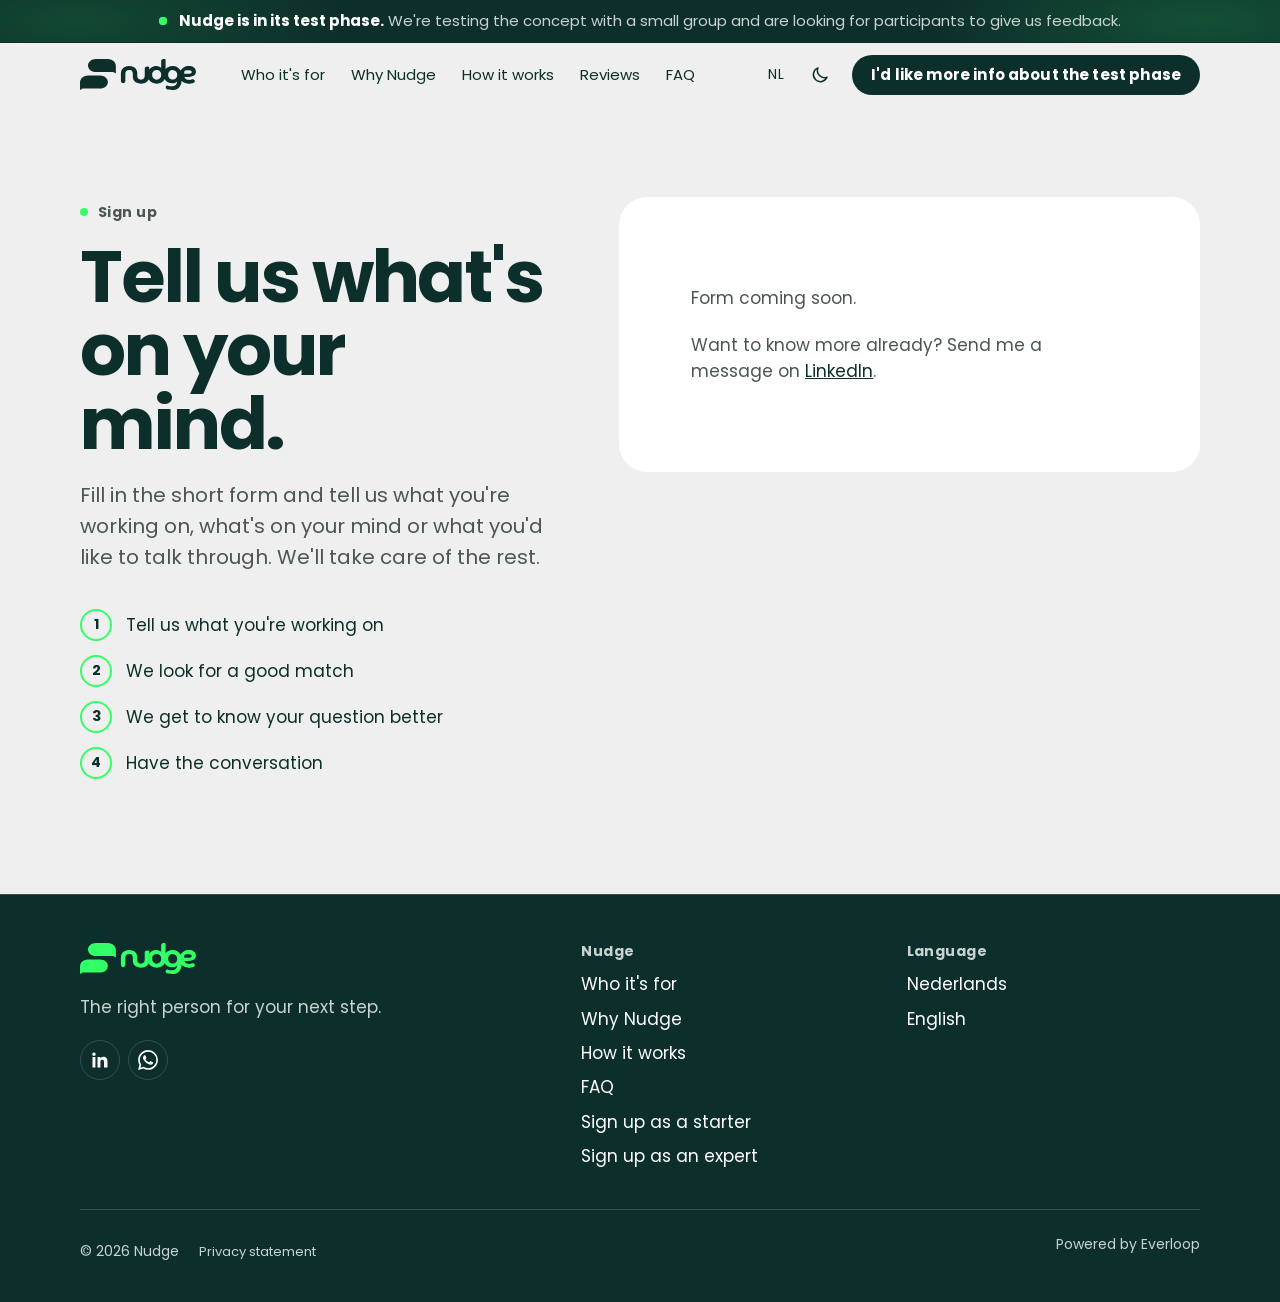
<file: en/signup.html>
<!DOCTYPE html>
<html lang="en">
<head>
	<meta charset="utf-8" />
	<meta name="viewport" content="width=device-width, initial-scale=1" />
	<title>Sign up — Nudge</title>
	<meta name="description" content="Sign up for Nudge. Tell us who you are and what you're looking for, and we'll get in touch with you personally." />
	<meta property="og:title" content="Sign up — Nudge" />
	<meta property="og:description" content="Got a question about your business or idea? Tell us, and we'll find someone who has been there." />
	<meta property="og:type" content="website" />
	<meta property="og:locale" content="en_GB" />
	<meta name="theme-color" content="#EFEFEF" media="(prefers-color-scheme: light)" />
	<meta name="theme-color" content="#131313" media="(prefers-color-scheme: dark)" />
	<link rel="alternate" hreflang="nl" href="../aanmelden.html" />
	<link rel="alternate" hreflang="en" href="signup.html" />
	<link rel="icon" href="../favicon.svg?v=3" type="image/svg+xml" />
	<link rel="icon" href="../favicon-32.png?v=3" type="image/png" sizes="32x32" />
	<link rel="apple-touch-icon" href="../apple-touch-icon.png?v=2" />
	<script>(function(){var d=document.documentElement;d.classList.add('js');try{var t=localStorage.getItem('nudge-theme');if(t==='dark'||t==='light')d.setAttribute('data-theme',t)}catch(e){}})();</script>
	<link rel="stylesheet" href="../assets/css/style.css" />
</head>
<body>
	<a class="skip-link" href="#main">Skip to content</a>

	<header class="site-header">
		<div class="test-bar">
			<div class="container">
				<p><span class="beta-dot" aria-hidden="true"></span><strong>Nudge is in its test phase.</strong><span class="test-bar-more"> We're testing the concept with a small group and are looking for participants to give us feedback.</span></p>
			</div>
		</div>
		<div class="container header-inner">
			<a class="brand" href="index.html" aria-label="Nudge, home">
				<svg class="brand-logo" viewBox="0 0 916 245" fill="currentColor" aria-hidden="true"><g transform="scale(0.6875) translate(-197.6 -222.1)"><path d="M609.5,300.4v88.7s-27.2-14.2-27.2-14.2l-3.7-2h-4.2s-195.1,0-195.1,0c-49.7,0-90.1-33.8-90.1-75.4,0-41.6,40.4-75.4,90.1-75.4h136.9c51.5,0,93.3,35.1,93.3,78.2Z"/><path d="M290.9,410.9h136.9c49.7,0,90.1,33.8,90.1,75.4,0,41.6-40.4,75.4-90.1,75.4h-199.3l-3.7,2-27.2,14.2v-88.7c0-43.1,41.9-78.2,93.3-78.2Z"/></g><g transform="translate(219.2 -277.6)"><path d="M685.3,444.7c-2.4-4.6-7.2-7.5-12.5-7.5s-3.7.3-5.4,1c-7.3,2.8-15.4,4.3-24,4.3s-20-2.4-27-7.2c-5.8-4-9.5-8.9-11.3-15,.9,0,1.8,0,2.7,0h3.3c1.5.1,2.8.2,4.1.2,1.8,0,3.4,0,4.8,0,25.8,0,45-3.4,57.1-10.3,12.7-7.1,19.2-18,19.2-32.2s-5.5-25-16.3-33.1c-10.6-7.9-24.4-11.8-41.1-11.8s-26.1,3.1-36.9,9.1c-10.9,6.1-19.4,14.6-25.5,25.1-.4.7-.9,1.5-1.3,2.3-.2-.4-.4-.8-.6-1.1-5.8-11.3-14.1-20.1-24.5-26.2-10.4-6.1-22.9-9.1-37-9.1s-26.9,3.1-37.7,9.2c-7.2,4-13.5,9.2-18.6,15.3v-76.1l-1.6-.9c-1.8-1-4.2-1.8-7-2.3-2.6-.5-5.3-.8-7.8-.8-5.3,0-9.7,1.4-13.1,4.1-3.7,2.9-5.5,7.1-5.5,12.4v53.5c-3.9-3.6-8.4-6.6-13.4-9-7.6-3.6-16.4-5.5-26.2-5.5s-24.2,3.1-34.4,9.2c-8.2,4.9-15.2,11.3-20.7,19.2v-20.7l-1.6-.9c-1.8-1-4.1-1.8-7-2.4-2.7-.5-5.3-.8-7.9-.8-5.3,0-9.7,1.4-13.1,4.1-3.6,2.8-5.5,7-5.5,12.4v55.6c0,21.7-9.4,31.8-29.5,31.8s-28.3-8.8-29.5-27.8c0-1.3,0-2.6,0-4v-22.9c-.6-9.9-3.3-18.5-8.1-26-4.8-7.5-11.3-13.6-19.5-18.2-1.2-.7-2.2-1.3-3.2-1.7-9.5-4.6-20.9-6.9-33.8-6.9s-24,2.3-33.6,6.9c-9.8,4.8-17.4,11.5-22.8,19.9-5.4,8.6-8.2,18.7-8.2,29.9v62c0,4.7,1.9,9.2,5.2,12.4,3.2,3.2,7.7,5.1,12.3,5.1,9.7,0,17.6-7.8,17.6-17.5v-54.7c0-21.7,9.4-31.8,29.5-31.8s17.2,2.7,22.1,7.9c4.3,4.6,6.8,11.4,7.4,20v1.2c0,.9.1,1.8.1,2.8v21.8c.8,15.9,6.7,28.7,17.5,38.4,3,2.6,6.1,4.8,9.3,6.6,10.2,5.9,22.9,8.9,37.7,8.9s35.5-5.2,47-15.5c6.1-5.5,10.6-12,13.6-19.5.2.4.5.8.7,1.2,6.1,10.5,14.7,18.9,25.6,24.8,10.8,5.9,23.6,8.9,37.8,8.9s26.6-3.1,36.8-9.1c10.4-6,18.6-14.9,24.3-26.3.2-.4.4-.8.6-1.3.4.7.8,1.3,1.2,2,6,10,14.2,17.9,24.4,23.4,10.1,5.5,21.6,8.3,34,8.3s19-1.9,26.4-5.5c4.8-2.3,9.2-5.1,13-8.5-.8,11.4-4.4,20.2-10.8,26.3-7.3,7-17.9,10.6-31.4,10.6s-14.1-.8-21.5-2.3c-2.9-.6-5.7-1.3-8.4-2-1.3-.4-2.6-.6-4-.6-6,0-11.4,3.7-13.5,9.2v.2c-.1,0-.2.3-.2.3-1.4,3.8-1.1,8,.7,11.6,1.8,3.6,4.9,6.1,8.7,7.3,3.7,1.1,7.7,2,12.4,3,9.8,1.9,19,2.8,28.2,2.8,24,0,42.7-6.9,55.7-20.4,12-12.4,18.5-29.9,19.4-52.1,5,5.8,11,10.6,18.1,14.4,10.4,5.8,22.7,8.7,36.6,8.7s12.9-.6,19.2-1.7c6.3-1,12.5-2.6,18.4-4.7.8-.3,1.5-.6,2.3-.9l.9-.3c3.8-1.5,6.7-4.5,8.1-8.3,1.4-3.7,1.1-7.8-.8-11.3l-.5-1ZM680.9,444c-.2-.2-.3-.3-.5-.5.2.2.3.3.5.5ZM673.1,440.5c-.1,0-.3,0-.4,0,0,0,0,0,.1,0,0,0,.2,0,.3,0ZM678.5,442c0,0-.1,0-.2-.1,0,0,.1,0,.2.1ZM676,440.9c-.2,0-.4-.1-.6-.2.2,0,.4,0,.6.2ZM671.3,440.6c-.2,0-.5,0-.7,0,.2,0,.5,0,.7,0ZM621.4,365.5h25.2c9.1,0,16.6,6.2,16.6,13.9s-7.4,13.9-16.6,13.9h-36.7l-.7.4-5,2.6v-16.3c0-7.9,7.7-14.4,17.2-14.4ZM512.9,365.5c10.8,0,19.6,3.4,26,10.1,6.6,6.8,9.8,15.7,9.8,27s-3.3,20.3-9.8,26.9c-6.4,6.7-15.2,10.1-26,10.1s-19.5-3.3-26-10.1c-6.6-6.7-9.9-15.8-9.9-27s3.2-20.2,9.9-27c6.5-6.8,15-10.1,26-10.1ZM422.1,402.9c0,11.5-3.3,20.6-10.1,27.5-6.7,7-15.1,10.4-25.8,10.4s-18.8-3.4-25.5-10.4c-6.8-7-10.1-16-10.1-27.6s3.4-20.5,10.1-27.5c6.7-6.9,15.2-10.4,25.5-10.4s19.1,3.5,25.8,10.4c6.8,7,10.1,16,10.1,27.5ZM472.2,491.3c-.3,0-.7,0-1,0,.2,0,.4,0,.7,0s.2,0,.4,0ZM464.7,493.8c-.3.3-.7.6-1,.9.3-.3.6-.6,1-.9ZM470.5,491.3c-.5,0-.9.1-1.4.3.5-.1.9-.2,1.4-.3ZM468.6,491.7c-.6.2-1.2.4-1.8.7.6-.3,1.2-.5,1.8-.7ZM466.5,492.6c-.5.2-.9.5-1.3.8.4-.3.9-.6,1.3-.8ZM462.1,496.8c-.3.6-.6,1.2-.9,1.8.2-.6.5-1.2.9-1.8ZM463.2,495.2c-.3.3-.6.7-.8,1.1.3-.4.5-.7.8-1.1Z"/></g></svg><span class="visually-hidden">Nudge</span>
			</a>
			<nav id="site-nav" class="site-nav" aria-label="Main menu">
				<ul>
					<li><a href="index.html#who-its-for">Who it's for</a></li>
					<li><a href="index.html#why-nudge">Why Nudge</a></li>
					<li><a href="index.html#how-it-works">How it works</a></li>
					<li><a href="index.html#reviews">Reviews</a></li>
					<li><a href="index.html#faq">FAQ</a></li>
					<li class="nav-cta-mobile"><a class="btn btn-primary" href="signup.html">I'd like more info about the test phase</a></li>
				</ul>
			</nav>
			<div class="header-actions">
				<a class="lang-switch" href="../aanmelden.html" hreflang="nl" lang="nl" aria-label="Nederlands">NL</a>
				<button class="icon-btn theme-toggle" type="button" data-theme-toggle data-label-dark="Switch to dark mode" data-label-light="Switch to light mode" aria-label="Switch to dark mode">
					<svg class="icon-moon" viewBox="0 0 24 24" fill="none" stroke="currentColor" stroke-width="1.8" stroke-linecap="round" stroke-linejoin="round" aria-hidden="true"><path d="M20.5 14.5A8.5 8.5 0 0 1 9.5 3.5a8.5 8.5 0 1 0 11 11z"/></svg>
					<svg class="icon-sun" viewBox="0 0 24 24" fill="none" stroke="currentColor" stroke-width="1.8" stroke-linecap="round" stroke-linejoin="round" aria-hidden="true"><circle cx="12" cy="12" r="4"/><path d="M12 2.5v2M12 19.5v2M4.6 4.6 6 6M18 18l1.4 1.4M2.5 12h2M19.5 12h2M4.6 19.4 6 18M18 6l1.4-1.4"/></svg>
				</button>
				<button class="icon-btn menu-toggle" type="button" aria-controls="site-nav" aria-expanded="false" aria-label="Open menu" data-label-open="Open menu" data-label-close="Close menu">
					<svg class="icon-menu" viewBox="0 0 24 24" fill="none" stroke="currentColor" stroke-width="1.8" stroke-linecap="round" aria-hidden="true"><path d="M4 7h16M4 12h16M4 17h16"/></svg>
					<svg class="icon-close" viewBox="0 0 24 24" fill="none" stroke="currentColor" stroke-width="1.8" stroke-linecap="round" aria-hidden="true"><path d="M6 6l12 12M18 6 6 18"/></svg>
				</button>
				<a class="btn btn-dark btn-sm header-cta" href="signup.html" aria-current="page">I'd like more info about the test phase</a>
			</div>
		</div>
	</header>

	<main id="main">
		<div class="container signup">
			<div class="signup-intro">
				<p class="eyebrow">Sign up</p>
				<h1>Tell us what's on your mind.</h1>
				<p class="lead">Fill in the short form and tell us what you're working on, what's on your mind or what you'd like to talk through. We'll take care of the rest.</p>
				<ol class="mini-steps">
					<li>Tell us what you're working on</li>
					<li>We look for a good match</li>
					<li>We get to know your question better</li>
					<li>Have the conversation</li>
				</ol>
			</div>

			<!-- TODO: vervang [LINK INTERESSEFORMULIER] door de link naar het interesseformulier. -->
			<div class="cta">
				<p>Form coming soon.</p>
				<p>Want to know more already? Send me a message on <a href="https://www.linkedin.com/in/jente-van-langenaeken-a2a3b02a8/" target="_blank" rel="noopener">LinkedIn</a>.</p>
			</div>
		</div>
	</main>

	<footer class="site-footer">
		<div class="container">
			<div class="footer-grid">
				<div>
					<a class="brand" href="index.html">
						<svg class="brand-logo" viewBox="0 0 916 245" fill="currentColor" aria-hidden="true"><g transform="scale(0.6875) translate(-197.6 -222.1)"><path d="M609.5,300.4v88.7s-27.2-14.2-27.2-14.2l-3.7-2h-4.2s-195.1,0-195.1,0c-49.7,0-90.1-33.8-90.1-75.4,0-41.6,40.4-75.4,90.1-75.4h136.9c51.5,0,93.3,35.1,93.3,78.2Z"/><path d="M290.9,410.9h136.9c49.7,0,90.1,33.8,90.1,75.4,0,41.6-40.4,75.4-90.1,75.4h-199.3l-3.7,2-27.2,14.2v-88.7c0-43.1,41.9-78.2,93.3-78.2Z"/></g><g transform="translate(219.2 -277.6)"><path d="M685.3,444.7c-2.4-4.6-7.2-7.5-12.5-7.5s-3.7.3-5.4,1c-7.3,2.8-15.4,4.3-24,4.3s-20-2.4-27-7.2c-5.8-4-9.5-8.9-11.3-15,.9,0,1.8,0,2.7,0h3.3c1.5.1,2.8.2,4.1.2,1.8,0,3.4,0,4.8,0,25.8,0,45-3.4,57.1-10.3,12.7-7.1,19.2-18,19.2-32.2s-5.5-25-16.3-33.1c-10.6-7.9-24.4-11.8-41.1-11.8s-26.1,3.1-36.9,9.1c-10.9,6.1-19.4,14.6-25.5,25.1-.4.7-.9,1.5-1.3,2.3-.2-.4-.4-.8-.6-1.1-5.8-11.3-14.1-20.1-24.5-26.2-10.4-6.1-22.9-9.1-37-9.1s-26.9,3.1-37.7,9.2c-7.2,4-13.5,9.2-18.6,15.3v-76.1l-1.6-.9c-1.8-1-4.2-1.8-7-2.3-2.6-.5-5.3-.8-7.8-.8-5.3,0-9.7,1.4-13.1,4.1-3.7,2.9-5.5,7.1-5.5,12.4v53.5c-3.9-3.6-8.4-6.6-13.4-9-7.6-3.6-16.4-5.5-26.2-5.5s-24.2,3.1-34.4,9.2c-8.2,4.9-15.2,11.3-20.7,19.2v-20.7l-1.6-.9c-1.8-1-4.1-1.8-7-2.4-2.7-.5-5.3-.8-7.9-.8-5.3,0-9.7,1.4-13.1,4.1-3.6,2.8-5.5,7-5.5,12.4v55.6c0,21.7-9.4,31.8-29.5,31.8s-28.3-8.8-29.5-27.8c0-1.3,0-2.6,0-4v-22.9c-.6-9.9-3.3-18.5-8.1-26-4.8-7.5-11.3-13.6-19.5-18.2-1.2-.7-2.2-1.3-3.2-1.7-9.5-4.6-20.9-6.9-33.8-6.9s-24,2.3-33.6,6.9c-9.8,4.8-17.4,11.5-22.8,19.9-5.4,8.6-8.2,18.7-8.2,29.9v62c0,4.7,1.9,9.2,5.2,12.4,3.2,3.2,7.7,5.1,12.3,5.1,9.7,0,17.6-7.8,17.6-17.5v-54.7c0-21.7,9.4-31.8,29.5-31.8s17.2,2.7,22.1,7.9c4.3,4.6,6.8,11.4,7.4,20v1.2c0,.9.1,1.8.1,2.8v21.8c.8,15.9,6.7,28.7,17.5,38.4,3,2.6,6.1,4.8,9.3,6.6,10.2,5.9,22.9,8.9,37.7,8.9s35.5-5.2,47-15.5c6.1-5.5,10.6-12,13.6-19.5.2.4.5.8.7,1.2,6.1,10.5,14.7,18.9,25.6,24.8,10.8,5.9,23.6,8.9,37.8,8.9s26.6-3.1,36.8-9.1c10.4-6,18.6-14.9,24.3-26.3.2-.4.4-.8.6-1.3.4.7.8,1.3,1.2,2,6,10,14.2,17.9,24.4,23.4,10.1,5.5,21.6,8.3,34,8.3s19-1.9,26.4-5.5c4.8-2.3,9.2-5.1,13-8.5-.8,11.4-4.4,20.2-10.8,26.3-7.3,7-17.9,10.6-31.4,10.6s-14.1-.8-21.5-2.3c-2.9-.6-5.7-1.3-8.4-2-1.3-.4-2.6-.6-4-.6-6,0-11.4,3.7-13.5,9.2v.2c-.1,0-.2.3-.2.3-1.4,3.8-1.1,8,.7,11.6,1.8,3.6,4.9,6.1,8.7,7.3,3.7,1.1,7.7,2,12.4,3,9.8,1.9,19,2.8,28.2,2.8,24,0,42.7-6.9,55.7-20.4,12-12.4,18.5-29.9,19.4-52.1,5,5.8,11,10.6,18.1,14.4,10.4,5.8,22.7,8.7,36.6,8.7s12.9-.6,19.2-1.7c6.3-1,12.5-2.6,18.4-4.7.8-.3,1.5-.6,2.3-.9l.9-.3c3.8-1.5,6.7-4.5,8.1-8.3,1.4-3.7,1.1-7.8-.8-11.3l-.5-1ZM680.9,444c-.2-.2-.3-.3-.5-.5.2.2.3.3.5.5ZM673.1,440.5c-.1,0-.3,0-.4,0,0,0,0,0,.1,0,0,0,.2,0,.3,0ZM678.5,442c0,0-.1,0-.2-.1,0,0,.1,0,.2.1ZM676,440.9c-.2,0-.4-.1-.6-.2.2,0,.4,0,.6.2ZM671.3,440.6c-.2,0-.5,0-.7,0,.2,0,.5,0,.7,0ZM621.4,365.5h25.2c9.1,0,16.6,6.2,16.6,13.9s-7.4,13.9-16.6,13.9h-36.7l-.7.4-5,2.6v-16.3c0-7.9,7.7-14.4,17.2-14.4ZM512.9,365.5c10.8,0,19.6,3.4,26,10.1,6.6,6.8,9.8,15.7,9.8,27s-3.3,20.3-9.8,26.9c-6.4,6.7-15.2,10.1-26,10.1s-19.5-3.3-26-10.1c-6.6-6.7-9.9-15.8-9.9-27s3.2-20.2,9.9-27c6.5-6.8,15-10.1,26-10.1ZM422.1,402.9c0,11.5-3.3,20.6-10.1,27.5-6.7,7-15.1,10.4-25.8,10.4s-18.8-3.4-25.5-10.4c-6.8-7-10.1-16-10.1-27.6s3.4-20.5,10.1-27.5c6.7-6.9,15.2-10.4,25.5-10.4s19.1,3.5,25.8,10.4c6.8,7,10.1,16,10.1,27.5ZM472.2,491.3c-.3,0-.7,0-1,0,.2,0,.4,0,.7,0s.2,0,.4,0ZM464.7,493.8c-.3.3-.7.6-1,.9.3-.3.6-.6,1-.9ZM470.5,491.3c-.5,0-.9.1-1.4.3.5-.1.9-.2,1.4-.3ZM468.6,491.7c-.6.2-1.2.4-1.8.7.6-.3,1.2-.5,1.8-.7ZM466.5,492.6c-.5.2-.9.5-1.3.8.4-.3.9-.6,1.3-.8ZM462.1,496.8c-.3.6-.6,1.2-.9,1.8.2-.6.5-1.2.9-1.8ZM463.2,495.2c-.3.3-.6.7-.8,1.1.3-.4.5-.7.8-1.1Z"/></g></svg><span class="visually-hidden">Nudge</span>
					</a>
					<p class="footer-tagline">The right person for your next step.</p>
					<!-- TODO: vul de links naar Facebook en Instagram in. -->
					<div class="socials">
  						<a class="icon-btn" href="https://www.linkedin.com/in/jente-van-langenaeken-a2a3b02a8/" target="_blank" rel="noopener" aria-label="Nudge on LinkedIn">
    					<svg viewBox="0 0 24 24" fill="currentColor" aria-hidden="true"><path d="M6.5 8.5H3V21h3.5V8.5ZM4.75 3A2.1 2.1 0 1 0 4.75 7.2 2.1 2.1 0 0 0 4.75 3ZM21 13.8c0-3.8-2-5.6-4.7-5.6-2.2 0-3.2 1.2-3.8 2v-1.7H9V21h3.5v-6.2c0-1.6.3-3.2 2.3-3.2 2 0 2 1.9 2 3.3V21H21v-7.2Z"/></svg>
  						</a>
						<a class="icon-btn" href="https://wa.me/32495477107" target="_blank" rel="noopener" aria-label="Contact us on WhatsApp">
					    <svg viewBox="0 0 24 24" fill="currentColor" aria-hidden="true"><path d="M17.472 14.382c-.297-.149-1.758-.867-2.03-.967-.273-.099-.471-.148-.67.15-.197.297-.767.966-.94 1.164-.173.199-.347.223-.644.075-.297-.15-1.255-.463-2.39-1.475-.883-.788-1.48-1.761-1.653-2.059-.173-.297-.018-.458.13-.606.134-.133.298-.347.446-.52.149-.174.198-.298.298-.497.099-.198.05-.371-.025-.52-.075-.149-.669-1.612-.916-2.207-.242-.579-.487-.5-.669-.51-.173-.008-.371-.01-.57-.01-.198 0-.52.074-.792.372-.272.297-1.04 1.016-1.04 2.479 0 1.462 1.065 2.875 1.213 3.074.149.198 2.096 3.2 5.077 4.487.709.306 1.262.489 1.694.625.712.227 1.36.195 1.871.118.571-.085 1.758-.719 2.006-1.413.248-.694.248-1.289.173-1.413-.074-.124-.272-.198-.57-.347m-5.421 7.403h-.004a9.87 9.87 0 0 1-5.031-1.378l-.361-.214-3.741.982.998-3.648-.235-.374a9.86 9.86 0 0 1-1.51-5.26c.001-5.45 4.436-9.884 9.888-9.884 2.64 0 5.122 1.03 6.988 2.898a9.825 9.825 0 0 1 2.893 6.994c-.003 5.45-4.437 9.884-9.885 9.884m8.413-18.297A11.815 11.815 0 0 0 12.05 0C5.495 0 .16 5.335.157 11.892c0 2.096.547 4.142 1.588 5.945L.057 24l6.305-1.654a11.882 11.882 0 0 0 5.683 1.448h.005c6.554 0 11.89-5.335 11.893-11.893a11.821 11.821 0 0 0-3.48-8.413Z"/>
						</svg>
  						</a>
					</div>
				</div>
				<div class="footer-col">
					<h2>Nudge</h2>
					<ul>
						<li><a href="index.html#who-its-for">Who it's for</a></li>
						<li><a href="index.html#why-nudge">Why Nudge</a></li>
						<li><a href="index.html#how-it-works">How it works</a></li>
						<li><a href="index.html#faq">FAQ</a></li>
						<li><a href="signup.html">Sign up as a starter</a></li>
						<li><a href="signup-experts.html">Sign up as an expert</a></li>
					</ul>
				</div>
				<div class="footer-col">
					<h2>Language</h2>
					<ul>
						<li><a href="../aanmelden.html" hreflang="nl" lang="nl">Nederlands</a></li>
						<li><a href="signup.html" aria-current="page">English</a></li>
					</ul>
				</div>
			</div>
			<div class="footer-bottom">
				<p>&copy; 2026 Nudge <a class="footer-legal" href="privacy.html">Privacy statement</a></p>
				<p>Powered by Everloop</p>
			</div>
		</div>
	</footer>

	<script src="../assets/js/site.js"></script>
</body>
</html>
</file>
<file: assets/css/style.css>
/* Nudge — site styles */

/* ---------- Fonts ---------- */
/* Poppins 400 and 700, self-hosted (nothing is loaded from Google Fonts).
   Split like Google serves it: "latin" covers Dutch and English, "latin-ext" the rarer accented letters. */
@font-face {
  font-family: "Poppins";
  font-style: normal;
  font-weight: 400;
  font-display: swap;
  src: url("../fonts/poppins-400-latin-ext.woff2") format("woff2");
  unicode-range: U+0100-02BA, U+02BD-02C5, U+02C7-02CC, U+02CE-02D7, U+02DD-02FF, U+0304, U+0308, U+0329, U+1D00-1DBF, U+1E00-1E9F, U+1EF2-1EFF, U+2020, U+20A0-20AB, U+20AD-20C4, U+2113, U+2C60-2C7F, U+A720-A7FF;
}
@font-face {
  font-family: "Poppins";
  font-style: normal;
  font-weight: 400;
  font-display: swap;
  src: url("../fonts/poppins-400-latin.woff2") format("woff2");
  unicode-range: U+0000-00FF, U+0131, U+0152-0153, U+02BB-02BC, U+02C6, U+02DA, U+02DC, U+0304, U+0308, U+0329, U+2000-206F, U+20AC, U+2122, U+2191, U+2193, U+2212, U+2215, U+FEFF, U+FFFD;
}
@font-face {
  font-family: "Poppins";
  font-style: normal;
  font-weight: 700;
  font-display: swap;
  src: url("../fonts/poppins-700-latin-ext.woff2") format("woff2");
  unicode-range: U+0100-02BA, U+02BD-02C5, U+02C7-02CC, U+02CE-02D7, U+02DD-02FF, U+0304, U+0308, U+0329, U+1D00-1DBF, U+1E00-1E9F, U+1EF2-1EFF, U+2020, U+20A0-20AB, U+20AD-20C4, U+2113, U+2C60-2C7F, U+A720-A7FF;
}
@font-face {
  font-family: "Poppins";
  font-style: normal;
  font-weight: 700;
  font-display: swap;
  src: url("../fonts/poppins-700-latin.woff2") format("woff2");
  unicode-range: U+0000-00FF, U+0131, U+0152-0153, U+02BB-02BC, U+02C6, U+02DA, U+02DC, U+0304, U+0308, U+0329, U+2000-206F, U+20AC, U+2122, U+2191, U+2193, U+2212, U+2215, U+FEFF, U+FFFD;
}

/* ---------- Tokens ---------- */
:root {
  --font: "Poppins", system-ui, sans-serif;

  /* Brand palette: change a brand colour here, every token below uses these. */
  --neon: #33FF66;
  --dark-green: #0D2F2B;
  --light-gray: #EFEFEF;
  --black: #131313;
  --white: #FFFFFF;

  /* Derived tints (greys with a hint of the dark green), all checked for WCAG AA. */
  --gray-text: #4A5654;        /* muted text on white / light grey */
  --gray-text-dark: #A9B5B2;   /* muted text on black / dark green */
  --gray-border: #D8DCDB;
  --gray-border-dark: #2C4A45;
  --gray-doodle: #8A9A96;
  --gray-doodle-dark: #6F827E;

  /* Dark surfaces (footer, quote panel, test bar): same in light and dark mode. */
  --surface-dark: var(--dark-green);
  --surface-dark-hover: color-mix(in srgb, var(--dark-green) 92%, var(--white));
  --on-dark: var(--white);
  --on-dark-muted: #C9D3D1;
  --on-dark-border: #34504D;

  --bg: var(--light-gray);
  --bg-elev: rgba(239, 239, 239, 0.86);
  --card: var(--white);
  --card-hover: color-mix(in srgb, var(--white) 94%, var(--dark-green));
  --surface: var(--white);     /* bordered blocks (reviews, note row): white cards in light mode, page colour in dark */
  --btn-outline-hover: color-mix(in srgb, var(--white) 94%, var(--dark-green));
  --text: var(--dark-green);   /* headings and UI text */
  --text-body: var(--dark-green);

  /* Test phase block: dark green with a neon button in light mode, neon-tinted in dark mode. */
  --test-card-bg: var(--surface-dark);
  --test-card-border: transparent;
  --test-card-text: var(--on-dark);
  --test-card-muted: var(--on-dark-muted);
  --test-card-focus: var(--neon);
  --text-muted: var(--gray-text);
  --border: var(--gray-border);
  --btn-bg: var(--dark-green);
  --btn-text: var(--white);
  --btn-hover: color-mix(in srgb, var(--dark-green) 85%, var(--white));

  /* Neon is for fills only in light mode; --accent-ink is the readable accent for text, markers and focus. */
  --accent: var(--neon);
  --accent-ink: var(--dark-green);
  --btn-primary-bg: var(--neon);
  --btn-primary-hover: color-mix(in srgb, var(--neon) 85%, var(--dark-green));
  --btn-primary-text: var(--dark-green);
  --link: var(--accent-ink);
  --doodle: var(--gray-doodle);
  --quote-bg: var(--surface-dark);
  --quote-border: transparent;
  --form-surface: var(--white);
  --note-bg: color-mix(in srgb, var(--neon) 14%, var(--bg));
  --note-border: color-mix(in srgb, var(--neon) 55%, var(--bg));
  --focus: var(--accent-ink);
  --moon-display: block;
  --sun-display: none;

  --radius-lg: 28px;
  --radius: 20px;
  --gutter: clamp(16px, 4vw, 40px);
  --max: 1200px;
  --header-h: 64px;

  color-scheme: light;
}

@media (prefers-color-scheme: dark) {
  :root:not([data-theme="light"]) {
    --bg: var(--black);
    --bg-elev: rgba(19, 19, 19, 0.84);
    --card: var(--dark-green);
    --card-hover: color-mix(in srgb, var(--dark-green) 92%, var(--white));
    --surface: var(--black);
    --btn-outline-hover: var(--dark-green);
    --test-card-bg: color-mix(in srgb, var(--neon) 7%, var(--black));
    --test-card-border: color-mix(in srgb, var(--neon) 30%, var(--gray-border-dark));
    --test-card-text: var(--white);
    --test-card-muted: var(--gray-text-dark);
    --test-card-focus: var(--neon);
    --text: var(--white);
    --text-body: var(--light-gray);
    --text-muted: var(--gray-text-dark);
    --border: var(--gray-border-dark);
    --btn-bg: var(--light-gray);
    --btn-text: var(--black);
    --btn-hover: var(--white);
    --accent-ink: var(--neon);
    --link: var(--accent-ink);
    --doodle: var(--gray-doodle-dark);
    --quote-border: var(--gray-border-dark);
    --note-bg: color-mix(in srgb, var(--neon) 7%, var(--black));
    --note-border: color-mix(in srgb, var(--neon) 30%, var(--black));
    --focus: var(--accent-ink);
    --moon-display: none;
    --sun-display: block;
    color-scheme: dark;
  }
}

:root[data-theme="dark"] {
  --bg: var(--black);
  --bg-elev: rgba(19, 19, 19, 0.84);
  --card: var(--dark-green);
  --card-hover: color-mix(in srgb, var(--dark-green) 92%, var(--white));
  --surface: var(--black);
  --btn-outline-hover: var(--dark-green);
  --test-card-bg: color-mix(in srgb, var(--neon) 7%, var(--black));
  --test-card-border: color-mix(in srgb, var(--neon) 30%, var(--gray-border-dark));
  --test-card-text: var(--white);
  --test-card-muted: var(--gray-text-dark);
  --test-card-focus: var(--neon);
  --text: var(--white);
  --text-body: var(--light-gray);
  --text-muted: var(--gray-text-dark);
  --border: var(--gray-border-dark);
  --btn-bg: var(--light-gray);
  --btn-text: var(--black);
  --btn-hover: var(--white);
  --accent-ink: var(--neon);
  --link: var(--accent-ink);
  --doodle: var(--gray-doodle-dark);
  --quote-border: var(--gray-border-dark);
  --note-bg: color-mix(in srgb, var(--neon) 7%, var(--black));
  --note-border: color-mix(in srgb, var(--neon) 30%, var(--black));
  --focus: var(--accent-ink);
  --moon-display: none;
  --sun-display: block;
  color-scheme: dark;
}

/* ---------- Base ---------- */
*, *::before, *::after { box-sizing: border-box; }

html {
  -webkit-text-size-adjust: 100%;
  scroll-behavior: smooth;
  scroll-padding-top: calc(var(--header-h) + 16px);
}

body {
  margin: 0;
  background: var(--bg);
  color: var(--text-body);
  font-family: var(--font);
  font-size: 1.0625rem;
  line-height: 1.55;
  -webkit-font-smoothing: antialiased;
  overflow-x: clip;
  transition: background-color 0.2s ease, color 0.2s ease;
}

h1, h2, h3, p, ul, ol, blockquote, figure { margin: 0; }

h1, h2, h3 {
  color: var(--text);
  font-weight: 700;
  line-height: 1.15;
  letter-spacing: -0.01em;
}
h3 { font-weight: 400; }

a { color: var(--link); }
img, svg { display: block; max-width: 100%; }

:focus-visible {
  outline: 2px solid var(--focus);
  outline-offset: 3px;
  border-radius: 6px;
}

.container {
  max-width: var(--max);
  margin-inline: auto;
  padding-inline: var(--gutter);
}

.skip-link {
  position: absolute;
  left: 16px;
  top: -100px;
  z-index: 100;
  padding: 10px 16px;
  border-radius: 999px;
  background: var(--btn-bg);
  color: var(--btn-text);
  text-decoration: none;
}
.skip-link:focus { top: 12px; }

.visually-hidden {
  position: absolute !important;
  width: 1px; height: 1px;
  overflow: hidden;
  clip: rect(0 0 0 0);
  white-space: nowrap;
}

/* SVG color helpers (presentation attributes can't read CSS variables) */
.f-accent { fill: var(--accent); }
.s-doodle { stroke: var(--doodle); fill: none; stroke-width: 1.5; stroke-linecap: round; stroke-linejoin: round; }

/* ---------- Buttons ---------- */
.btn {
  display: inline-flex;
  align-items: center;
  justify-content: center;
  text-align: center;
  gap: 8px;
  min-height: 48px;
  padding: 12px 24px;
  border: 1px solid transparent;
  border-radius: 999px;
  font: inherit;
  font-size: 1rem;
  font-weight: 700;
  letter-spacing: 0.01em;
  line-height: 1.2;
  text-decoration: none;
  cursor: pointer;
  transition: background-color 0.15s ease, border-color 0.15s ease, color 0.15s ease;
}
.btn-sm { min-height: 40px; padding: 8px 18px; font-size: 0.9375rem; }
.btn-dark { background: var(--btn-bg); color: var(--btn-text); }
.btn-dark:hover { background: var(--btn-hover); }
.btn-primary { background: var(--btn-primary-bg); color: var(--btn-primary-text); }
.btn-primary:hover { background: var(--btn-primary-hover); }
.btn-outline { background: transparent; color: var(--text); border-color: var(--border); }
.btn-outline:hover { background: var(--btn-outline-hover); }
.btn .arrow { width: 18px; height: 18px; transition: transform 0.15s ease; }
.btn:hover .arrow { transform: translateX(3px); }

.icon-btn {
  display: inline-grid;
  place-items: center;
  width: 40px;
  height: 40px;
  padding: 0;
  border: 0;
  border-radius: 50%;
  background: transparent;
  color: var(--text);
  cursor: pointer;
  transition: background-color 0.15s ease;
}
.icon-btn:hover { background: var(--card); }
.icon-btn svg { width: 20px; height: 20px; }

.theme-toggle .icon-moon { display: var(--moon-display); }
.theme-toggle .icon-sun { display: var(--sun-display); }

/* ---------- Header ---------- */
.site-header {
  position: sticky;
  top: 0;
  z-index: 50;
  background: var(--bg-elev);
  -webkit-backdrop-filter: saturate(180%) blur(12px);
  backdrop-filter: saturate(180%) blur(12px);
  border-bottom: 1px solid transparent;
  transition: border-color 0.2s ease, background-color 0.2s ease;
}
.site-header.is-scrolled { border-bottom-color: var(--border); }

.header-inner {
  display: flex;
  align-items: center;
  gap: 16px;
  height: var(--header-h);
}

.brand {
  display: inline-flex;
  flex-shrink: 0;
  align-items: center;
  color: var(--text);
  text-decoration: none;
}
/* Icon + wordmark from the brand guide, tinted with the current text colour. */
.brand-logo { width: 116px; height: auto; }

.site-nav { margin-inline: auto; }
.site-nav ul {
  display: flex;
  gap: 2px;
  padding: 0;
  list-style: none;
}
.site-nav a {
  display: block;
  padding: 8px 12px;
  white-space: nowrap;
  border-radius: 999px;
  color: var(--text);
  font-size: 0.9375rem;
  font-weight: 400;
  text-decoration: none;
  transition: background-color 0.15s ease;
}
.site-nav a:hover { background: var(--card); }
.site-nav .nav-cta-mobile { display: none; }

.header-actions {
  display: flex;
  align-items: center;
  gap: 4px;
  margin-left: auto;
}
.lang-switch {
  display: inline-grid;
  place-items: center;
  min-width: 40px;
  height: 40px;
  padding: 0 10px;
  border-radius: 999px;
  color: var(--text);
  font-size: 0.875rem;
  font-weight: 400;
  letter-spacing: 0.04em;
  text-decoration: none;
}
.lang-switch:hover { background: var(--card); }
.header-cta { margin-left: 8px; white-space: nowrap; }

.menu-toggle { display: none; }
.menu-toggle .icon-close { display: none; }
.menu-toggle[aria-expanded="true"] .icon-menu { display: none; }
.menu-toggle[aria-expanded="true"] .icon-close { display: block; }

/* Five menu links + language, theme and CTA need about 1160px on one line. */
@media (max-width: 1160px) {
  .menu-toggle { display: inline-grid; }
  .header-cta { display: none; }
  .site-nav {
    display: none;
    position: absolute;
    top: 100%;
    left: 0;
    right: 0;
    margin: 0;
    padding: 8px var(--gutter) 24px;
    background: var(--bg);
    border-bottom: 1px solid var(--border);
  }
  .site-nav.is-open { display: block; }
  .site-nav ul { flex-direction: column; }
  .site-nav a { padding: 14px 12px; border-radius: 12px; font-size: 1.0625rem; }
  .site-nav .nav-cta-mobile { display: block; margin-top: 12px; }
  .site-nav .nav-cta-mobile .btn { display: flex; width: 100%; padding: 12px 24px; color: var(--btn-primary-text); font-weight: 700; }
  .site-nav .nav-cta-mobile .btn:hover { background: var(--btn-primary-hover); }
}

/* ---------- Test phase notice ---------- */
/* Subpages: dark bar at the top of the sticky header. Homepage: .test-card below the hero. */
.test-bar {
  position: relative;
  isolation: isolate;
  overflow: hidden;
  background: var(--quote-bg);
  border-bottom: 1px solid var(--quote-border);
}
.test-bar::before {
  content: "";
  position: absolute;
  inset: 0;
  z-index: -1;
  background:
    radial-gradient(30% 260% at 6% 50%, color-mix(in srgb, var(--accent) 12%, transparent), transparent 70%),
    radial-gradient(30% 260% at 94% 50%, color-mix(in srgb, var(--accent) 16%, transparent), transparent 70%);
}
.test-bar p {
  padding-block: 10px;
  color: var(--on-dark-muted);
  font-size: 0.9375rem;
  line-height: 1.45;
  text-align: center;
}
.test-bar strong { color: var(--on-dark); font-weight: 700; }
.test-bar .beta-dot { display: inline-block; margin-right: 12px; vertical-align: 0.05em; }

.beta-dot {
  position: relative;
  flex: none;
  width: 8px;
  height: 8px;
  border-radius: 50%;
  background: var(--accent);
}
.beta-dot::after {
  content: "";
  position: absolute;
  inset: 0;
  border-radius: inherit;
  background: var(--accent);
  animation: beta-pulse 2.4s ease-out infinite;
}
@keyframes beta-pulse {
  0% { opacity: 0.6; transform: scale(1); }
  70%, 100% { opacity: 0; transform: scale(2.6); }
}

/* .section sets padding-block further down; the extra class makes this win, so the
   hero's bottom padding is the only gap above the card (same as the gap below it). */
.section.test-section { padding-top: 0; }
.test-card {
  display: grid;
  gap: 32px;
  align-items: end;
  padding: clamp(32px, 6vw, 80px) clamp(24px, 6vw, 80px);
  --text: var(--test-card-text);
  --text-muted: var(--test-card-muted);
  --focus: var(--test-card-focus);
  border: 1px solid var(--test-card-border);
  border-radius: var(--radius-lg);
  background: var(--test-card-bg);
}
.test-card-text { display: grid; gap: 16px; }
.test-card .btn { justify-self: start; }
@media (min-width: 900px) {
  .test-card { grid-template-columns: minmax(0, 1fr) auto; gap: 48px; }
}

/* ---------- Hero ---------- */
.hero {
  position: relative;
  padding-block: clamp(40px, 9vw, 128px) clamp(64px, 9vw, 120px);
}
.hero-head { position: relative; }

.display {
  font-size: clamp(3rem, 8.6vw, 7rem);
  font-weight: 700;
  line-height: 1.08;
  letter-spacing: -0.035em;
}
.display span { display: block; }
.display .l2 { margin-left: clamp(1.25rem, 10vw, 6rem); }

.hero-mission {
  max-width: 34ch;
  margin-top: 28px;
  color: var(--text-muted);
  font-size: 1.0625rem;
}
.hero-actions {
  display: flex;
  flex-wrap: wrap;
  gap: 12px;
  margin-top: 36px;
}

.hero-pointer { display: none; }
.hero-art {
  width: 160px;
  margin: -8px 0 8px auto;
  color: var(--doodle);
}
@media (min-width: 900px) {
  .hero-art {
    position: absolute;
    top: calc(-1 * clamp(24px, 5vw, 64px));
    right: 0;
    width: clamp(220px, 28vw, 360px);
    margin: 0;
  }
}

/* Wide screens: line 2 of the title is indented and the mission text sits in the column
   left of it, its first line level with the top of "in de juiste". */
@media (min-width: 1100px) {
  .display .l2 { margin-left: 300px; }
  .hero-mission {
    position: absolute;
    left: 0;
    top: calc(clamp(3rem, 8.6vw, 7rem) * 1.08 + 0.75rem);
    width: 260px;
    margin: 0;
    font-size: 1.125rem;
    line-height: 1.5;
  }
  /* Quiet arrow next to "richting.", just above the buttons. */
  .hero-pointer {
    display: block;
    position: absolute;
    left: 0;
    bottom: 12px;
    width: 220px;
  }
}

@keyframes float {
  0%, 100% { transform: translateY(0); }
  50% { transform: translateY(-6px); }
}
.float { animation: float 6s ease-in-out infinite; transform-box: fill-box; }
.float-delay { animation-delay: -3s; }
.float-slow { animation-duration: 8s; animation-delay: -5s; }

/* ---------- Sections ---------- */
.section { padding-block: clamp(64px, 9vw, 120px); }
.section + .section { padding-top: 0; }

.section-head {
  display: grid;
  gap: 16px;
  max-width: 780px;
  margin-bottom: clamp(32px, 5vw, 56px);
}
.eyebrow {
  display: inline-flex;
  align-items: center;
  gap: 10px;
  color: var(--text-muted);
  font-size: 0.875rem;
  font-weight: 700;
  letter-spacing: 0.03em;
}
.eyebrow::before {
  content: "";
  width: 8px;
  height: 8px;
  border-radius: 50%;
  background: var(--accent);
}
.h2 {
  font-size: clamp(2rem, 4.6vw, 3.25rem);
  line-height: 1.08;
  letter-spacing: -0.025em;
}
.lead {
  max-width: 60ch;
  color: var(--text-muted);
  font-size: clamp(1.0625rem, 1.6vw, 1.25rem);
}


/* ---------- Audience cards ---------- */
.cards {
  display: grid;
  gap: 16px;
  grid-template-columns: minmax(0, 1fr);
}
@media (min-width: 600px) {
  .cards { grid-template-columns: repeat(2, minmax(0, 1fr)); }
  .cards .card:last-child:nth-child(odd) { grid-column: 1 / -1; }
  .cards .card:last-child:nth-child(odd) p { max-width: 52ch; }
}
@media (min-width: 900px) {
  .cards { grid-template-columns: repeat(3, minmax(0, 1fr)); }
  .cards .card:last-child:nth-child(odd) { grid-column: auto; }
}
.card {
  display: flex;
  flex-direction: column;
  gap: 12px;
  padding: clamp(24px, 3vw, 32px);
  border-radius: var(--radius-lg);
  background: var(--card);
  color: var(--text-body);
  text-decoration: none;
  transition: background-color 0.2s ease, transform 0.2s ease;
}
a.card:hover { background: var(--card-hover); transform: translateY(-2px); }
.card-art { width: 120px; height: 80px; }
.card h3 {
  margin-top: 32px;
  font-size: clamp(1.5rem, 2.4vw, 2rem);
  letter-spacing: -0.02em;
}
.card p { color: var(--text-muted); }

.note-row {
  display: flex;
  flex-wrap: wrap;
  align-items: center;
  justify-content: space-between;
  gap: 16px 32px;
  margin-top: 24px;
  padding: 24px 32px;
  border: 1px solid var(--note-border);
  border-radius: var(--radius-lg);
  background: var(--note-bg);
}
.note-row p { color: var(--text-muted); }
.note-row strong { display: block; color: var(--text); font-size: 1.125rem; font-weight: 700; }
.note-content {
  flex: 1;
}
.note-content p {
  margin: 0;
}
.note-content p span {
  display: block;
  margin-top: 4px;
}
.note-row .btn {
  flex-shrink: 0;
}
/* ---------- Steps timeline ---------- */
/* site.js measures the dots and sets --start / --len on .timeline and --at (0–1) on each step,
   so every dot lights up exactly when the growing line reaches it. */
.timeline {
  --dur: 2.4s;
  position: relative;
}

.timeline-track {
  position: absolute;
  z-index: 0;
  top: 25px;
  left: var(--start, 26px);
  width: var(--len, 0px);
  height: 2px;
  border-radius: 2px;
  background: var(--border);
  pointer-events: none;
}
.timeline-fill {
  position: absolute;
  inset: 0;
  border-radius: inherit;
  background: var(--accent);
  transform: scaleX(0);
  transform-origin: left center;
  transition: transform var(--dur) linear;
}
.timeline-head {
  position: absolute;
  top: -5px;
  left: -6px;
  width: 12px;
  height: 12px;
  border-radius: 50%;
  background: var(--accent);
  box-shadow: 0 0 0 6px color-mix(in srgb, var(--accent) 22%, transparent);
  opacity: 0;
  transition: transform var(--dur) linear, opacity 0.3s ease;
}
.timeline.is-active .timeline-fill { transform: none; }
.timeline.is-active .timeline-head { opacity: 1; transform: translateX(var(--len, 0px)); }

.steps {
  position: relative;
  z-index: 1;
  display: grid;
  grid-template-columns: repeat(4, minmax(0, 1fr));
  gap: 24px;
  padding: 0;
  list-style: none;
}
.step {
  --delay: calc(var(--at, 0) * var(--dur));
  position: relative;
  padding-top: 76px;
}

.step-dot {
  position: absolute;
  top: 0;
  left: 0;
  display: grid;
  place-items: center;
  width: 52px;
  height: 52px;
  border: 2px solid var(--border);
  border-radius: 50%;
  background: var(--bg);
  color: var(--text-muted);
  font-size: 1.125rem;
  font-weight: 700;
  transition: background-color 0.35s ease, border-color 0.35s ease, color 0.35s ease;
  transition-delay: var(--delay);
}
.step-dot::after {
  content: "";
  position: absolute;
  inset: -2px;
  border: 2px solid var(--accent);
  border-radius: 50%;
  opacity: 0;
  pointer-events: none;
}
.timeline.is-active .step-dot,
html:not(.js) .step-dot {
  border-color: var(--btn-primary-bg);
  background: var(--btn-primary-bg);
  color: var(--btn-primary-text);
}
.timeline.is-active .step-dot { animation: dot-pop 0.5s ease var(--delay) both; }
.timeline.is-active .step-dot::after { animation: dot-ripple 1s ease-out var(--delay) forwards; }

@keyframes dot-pop {
  0% { transform: scale(1); }
  45% { transform: scale(1.14); }
  100% { transform: scale(1); }
}
@keyframes dot-ripple {
  0% { opacity: 0.6; transform: scale(1); }
  100% { opacity: 0; transform: scale(1.9); }
}

.js .step-body {
  opacity: 0;
  transform: translateY(12px);
  transition: opacity 0.5s ease, transform 0.5s ease;
  transition-delay: calc(var(--delay) + 0.1s);
}
.js .timeline.is-active .step-body { opacity: 1; transform: none; }

.step h3 { margin-bottom: 8px; font-size: 1.25rem; font-weight: 400; }
.step p { color: var(--text-muted); font-size: 1rem; }
.chip {
  display: inline-block;
  margin-top: 12px;
  padding: 4px 12px;
  border-radius: 999px;
  background: var(--card);
  color: var(--text);
  font-size: 0.8125rem;
  font-weight: 700;
}

@media (max-width: 900px) {
  .steps { grid-template-columns: 1fr; gap: 0; }
  .step { padding: 10px 0 36px 76px; }
  .timeline-track {
    top: var(--start, 26px);
    left: 25px;
    width: 2px;
    height: var(--len, 0px);
  }
  .timeline-fill { transform: scaleY(0); transform-origin: center top; }
  .timeline-head { top: -6px; left: -5px; }
  .timeline.is-active .timeline-head { transform: translateY(var(--len, 0px)); }
}

@media (prefers-reduced-motion: reduce) {
  .timeline *, .timeline *::after { transition-delay: 0s !important; animation: none !important; }
  .timeline-head { display: none; }
}

/* ---------- Why Nudge ---------- */
/* Heading left, four short reasons right in a 2×2 grid, separated by thin lines
   (no filled cards, so it reads differently from the audience cards above). */
.why-layout { display: grid; gap: 32px; }
/* The reasons already end with their own padding, so less space before "Hoe het werkt". */
.section.why-section { padding-bottom: clamp(40px, 5vw, 64px); }
@media (min-width: 900px) {
  .why-layout { grid-template-columns: minmax(0, 1fr) minmax(0, 1.3fr); gap: 64px; align-items: start; }
  .why-layout .section-head { margin-bottom: 0; }
}
.why-list {
  display: grid;
  gap: 0 40px;
  padding: 0;
  list-style: none;
}
@media (min-width: 640px) {
  .why-list { grid-template-columns: repeat(2, minmax(0, 1fr)); }
}
.why-item {
  display: grid;
  align-content: start;
  gap: 10px;
  padding-block: 28px;
  border-top: 1px solid var(--border);
}
.why-icon {
  display: grid;
  place-items: center;
  width: 44px;
  height: 44px;
  margin-bottom: 6px;
  border-radius: 50%;
  background: var(--accent);
  color: var(--dark-green);   /* dark green on neon, readable in light and dark mode */
}
.why-icon svg { width: 22px; height: 22px; }
.why-item h3 { font-size: 1.25rem; font-weight: 400; }
.why-item p { color: var(--text-muted); }

/* ---------- Quote panel ---------- */
.quote-panel {
  position: relative;
  isolation: isolate;
  overflow: hidden;
  padding: clamp(40px, 8vw, 104px) clamp(24px, 6vw, 88px);
  border: 1px solid var(--quote-border);
  border-radius: var(--radius-lg);
  background: var(--quote-bg);
  color: var(--on-dark);
}
.quote-panel::before {
  content: "";
  position: absolute;
  inset: 0;
  z-index: -1;
  background:
    radial-gradient(38% 60% at 88% 12%, color-mix(in srgb, var(--accent) 30%, transparent), transparent 70%),
    radial-gradient(30% 50% at 6% 96%, color-mix(in srgb, var(--accent) 14%, transparent), transparent 70%),
    radial-gradient(28% 45% at 62% 115%, color-mix(in srgb, var(--accent) 20%, transparent), transparent 70%);
}
.quote-panel p {
  max-width: 24ch;
  color: var(--on-dark);
  font-size: clamp(1.625rem, 3.8vw, 3rem);
  font-weight: 400;
  line-height: 1.16;
  letter-spacing: -0.02em;
}
.quote-panel figcaption {
  display: flex;
  align-items: center;
  gap: 12px;
  margin-top: 32px;
  color: var(--on-dark-muted);
  font-size: 1rem;
}
.quote-panel cite { font-style: normal; }
.quote-dots { display: flex; gap: 6px; }
.quote-dots i { width: 8px; height: 8px; border-radius: 50%; background: var(--accent); }

/* ---------- Reviews ---------- */
/* Carousel: three reviews in view, the track scrolls one review at a time.
   site.js adds the dots, the arrow buttons' behaviour and the auto-advance. */
.reviews {
  display: flex;
  gap: 16px;
  overflow-x: auto;
  overscroll-behavior-x: contain;
  scroll-snap-type: x mandatory;
  scrollbar-width: none;
  /* Room for the hover lift and focus ring inside the scroll box. */
  padding-block: 8px;
  margin-block: -8px;
}
.reviews::-webkit-scrollbar { display: none; }
.review {
  display: flex;
  flex-direction: column;
  gap: 16px;
  flex: 0 0 calc((100% - 32px) / 3);
  padding: 32px;
  border: 1px solid var(--border);
  border-radius: var(--radius-lg);
  background: var(--surface);
  scroll-snap-align: start;
  transition: border-color 0.2s ease, transform 0.2s ease;
}
.review:hover { border-color: var(--accent); transform: translateY(-4px); }
.review-mark { width: 32px; height: 24px; color: var(--accent); }
.review h3 { font-size: 1.25rem; font-weight: 400; }
.review p { color: var(--text-body); }
.review figcaption { margin-top: auto; color: var(--text-muted); font-size: 0.9375rem; }
.reviews-note { margin-top: 16px; color: var(--text-muted); font-size: 0.875rem; }

.review-controls {
  display: flex;
  align-items: center;
  justify-content: flex-end;
  gap: 8px;
  margin-top: 24px;
}
.review-dots { display: flex; gap: 6px; margin-right: 8px; }
.review-dots i {
  position: relative;
  overflow: hidden;
  width: 8px;
  height: 8px;
  border-radius: 999px;
  background: var(--border);
  transition: width 0.3s ease;
}
/* The active dot is a runner: it fills up while auto-play runs, then the carousel moves on
   (site.js listens for the end of this animation). It only runs while .is-running is set. */
.review-dots i.is-active { width: 48px; }
.review-dots i::after {
  content: "";
  position: absolute;
  inset: 0;
  border-radius: inherit;
  background: var(--accent);
  transform: scaleX(0);
  transform-origin: left center;
}
.review-dots i.is-active::after {
  animation: review-run var(--review-ms, 7s) linear forwards paused;
}
.review-carousel.is-running .review-dots i.is-active::after { animation-play-state: running; }
@keyframes review-run { to { transform: scaleX(1); } }
.review-nav,
.review-toggle { border: 1px solid var(--border); }
.review-nav:disabled { opacity: 0.4; cursor: default; }
.review-toggle .icon-play { display: none; }
.review-carousel.is-paused .review-toggle .icon-pause { display: none; }
.review-carousel.is-paused .review-toggle .icon-play { display: block; }
/* Everything fits (e.g. only three reviews): no controls needed. */
.review-carousel.is-static .review-controls { display: none; }

@media (prefers-reduced-motion: reduce) {
  .review-toggle { display: none; }
  .review-dots i.is-active::after { animation: none; transform: none; }
}

/* ---------- FAQ ---------- */
.faq-layout { display: grid; gap: 32px; }
@media (min-width: 900px) {
  .faq-layout { grid-template-columns: minmax(0, 1fr) minmax(0, 1.6fr); gap: 64px; }
  .faq-layout .section-head { position: sticky; top: calc(var(--header-h) + 32px); align-self: start; }
}
.faq details { border-bottom: 1px solid var(--border); }
.faq details:first-child { border-top: 1px solid var(--border); }
.faq summary {
  display: flex;
  align-items: center;
  justify-content: space-between;
  gap: 24px;
  padding: 24px 0;
  color: var(--text);
  font-size: 1.1875rem;
  font-weight: 400;
  list-style: none;
  cursor: pointer;
}
.faq summary::-webkit-details-marker { display: none; }
.faq-icon {
  position: relative;
  flex: none;
  width: 32px;
  height: 32px;
  border: 1px solid var(--border);
  border-radius: 50%;
}
.faq-icon::before,
.faq-icon::after {
  content: "";
  position: absolute;
  left: 50%;
  top: 50%;
  width: 12px;
  height: 1.5px;
  background: var(--text);
  transform: translate(-50%, -50%);
  transition: transform 0.2s ease;
}
.faq-icon::after { transform: translate(-50%, -50%) rotate(90deg); }
.faq details[open] .faq-icon::after { transform: translate(-50%, -50%) rotate(0deg); }
.faq .answer { padding: 0 56px 24px 0; color: var(--text-muted); }
.faq .answer a { font-weight: 700; }

/* ---------- CTA ---------- */
.cta {
  position: relative;
  overflow: hidden;
  display: grid;
  gap: 20px;
  padding: clamp(40px, 7vw, 88px) clamp(24px, 6vw, 72px);
  border-radius: var(--radius-lg);
  background: var(--card);
}
.cta h2 {
  max-width: 16ch;
  font-size: clamp(2.25rem, 5.4vw, 4rem);
  line-height: 1.04;
  letter-spacing: -0.03em;
}
.cta p { max-width: 48ch; color: var(--text-muted); }
.cta > :not(.cta-art) { position: relative; z-index: 1; }
.cta .hero-actions { margin-top: 12px; }
.cta-art {
  position: absolute;
  right: clamp(-60px, -2vw, 0px);
  bottom: -30px;
  width: clamp(160px, 26vw, 300px);
  opacity: 0.9;
  pointer-events: none;
}
@media (max-width: 800px) { .cta-art { display: none; } }

/* ---------- Footer ---------- */
/* Dark green surface in both modes: the footer re-points the tokens its children use. */
.site-footer {
  --text: var(--on-dark);
  --text-muted: var(--on-dark-muted);
  --border: var(--on-dark-border);
  --card: var(--surface-dark-hover);
  --accent: var(--neon);
  --link: var(--neon);
  --focus: var(--neon);
  padding-block: 48px 32px;
  border-top: 1px solid var(--border);
  background: var(--surface-dark);
  color: var(--on-dark-muted);
}
.footer-grid {
  display: grid;
  gap: 32px;
  grid-template-columns: 1fr;
}
@media (min-width: 700px) {
  .footer-grid { grid-template-columns: 1.6fr 1fr 1fr; }
}
.site-footer .brand { color: var(--neon); }
.footer-tagline { margin-top: 12px; color: var(--text-muted); }
.footer-col h2 {
  margin-bottom: 12px;
  color: var(--text-muted);
  font-size: 0.875rem;
  font-weight: 700;
  letter-spacing: 0.03em;
}
.footer-col ul { display: grid; gap: 8px; padding: 0; list-style: none; }
.footer-col a { color: var(--text); text-decoration: none; }
.footer-col a:hover { text-decoration: underline; }
.socials { display: flex; gap: 8px; margin-top: 20px; }
.socials .icon-btn { border: 1px solid var(--border); }
.footer-bottom {
  display: flex;
  flex-wrap: wrap;
  justify-content: space-between;
  gap: 8px 24px;
  margin-top: 40px;
  padding-top: 24px;
  border-top: 1px solid var(--border);
  color: var(--text-muted);
  font-size: 0.875rem;
}
.footer-bottom ul { display: flex; gap: 24px; padding: 0; list-style: none; }
.footer-legal { display: inline-block; margin-left: 16px; padding-block: 8px; color: inherit; font-size: 0.8125rem; text-decoration: none; }
.footer-legal:hover { text-decoration: underline; }

/* ---------- Sign-up page ---------- */
.signup {
  display: grid;
  gap: clamp(32px, 5vw, 64px);
  padding-block: clamp(40px, 7vw, 96px) clamp(64px, 9vw, 120px);
}
@media (min-width: 900px) {
  .signup { grid-template-columns: minmax(0, 0.9fr) minmax(0, 1.1fr); align-items: start; }
  .signup-intro { position: sticky; top: calc(var(--header-h) + 32px); }
}
.signup-intro h1 {
  margin-top: 16px;
  font-size: clamp(2.5rem, 6vw, 4.5rem);
  font-weight: 700;
  line-height: 1.02;
  letter-spacing: -0.03em;
}
.signup-intro .lead { margin-top: 20px; }

.mini-steps {
  display: grid;
  gap: 14px;
  margin-top: 36px;
  padding: 0;
  list-style: none;
  counter-reset: mini;
}
.mini-steps li {
  display: grid;
  grid-template-columns: 32px 1fr;
  align-items: center;
  gap: 14px;
  color: var(--text-body);
  counter-increment: mini;
}
.mini-steps li::before {
  content: counter(mini);
  display: grid;
  place-items: center;
  width: 32px;
  height: 32px;
  border: 2px solid var(--accent);
  border-radius: 50%;
  color: var(--text);
  font-size: 0.875rem;
  font-weight: 700;
}

.form-card {
  min-height: 420px;
  padding: clamp(16px, 3.5vw, 40px);
  border: 1px solid var(--border);
  border-radius: var(--radius-lg);
  background: var(--form-surface);
  color: var(--black);
}
.form-card iframe { display: block; width: 100%; min-height: 400px; border: 0; }
.form-fallback { display: grid; gap: 12px; align-content: center; min-height: 340px; text-align: center; }
.form-fallback[hidden] { display: none; }
.form-fallback strong { color: var(--dark-green); font-size: 1.25rem; font-weight: 700; }

/* ---------- Legal page (privacy) ---------- */
.legal {
  max-width: calc(760px + 2 * var(--gutter));
  padding-block: clamp(40px, 7vw, 96px) clamp(64px, 9vw, 120px);
  overflow-wrap: break-word;
}
.legal-head { margin-bottom: clamp(32px, 5vw, 56px); }
.legal-head h1 {
  margin-top: 16px;
  font-size: clamp(2.25rem, 6vw, 4rem);
  font-weight: 700;
  line-height: 1.04;
  letter-spacing: -0.03em;
}
.legal-updated { margin-top: 16px; color: var(--text-muted); font-size: 0.9375rem; }
.legal section + section {
  margin-top: clamp(32px, 5vw, 48px);
  padding-top: clamp(32px, 5vw, 48px);
  border-top: 1px solid var(--border);
}
.legal h2 {
  margin-bottom: 16px;
  font-size: clamp(1.5rem, 3vw, 2rem);
  letter-spacing: -0.02em;
}
.legal h3 {
  margin-top: clamp(24px, 4vw, 32px);
  margin-bottom: 12px;
  font-size: 1.25rem;
  font-weight: 400;
}
.legal p + p,
.legal p + ul,
.legal p + ol,
.legal ul + p,
.legal ol + p { margin-top: 14px; }
.legal ul,
.legal ol { display: grid; gap: 10px; padding-left: 1.4em; }
.legal li::marker { color: var(--accent-ink); }
.legal strong { color: var(--text); font-weight: 700; }

/* ---------- Tablet & phone ---------- */
/* Reviews: 2 in view on tablets, 1 on phones (with a peek of the next one, so it's clear you can swipe). */
@media (max-width: 1023px) {
  .review { flex-basis: calc((100% - 16px) / 2); }
}
@media (max-width: 599px) {
  .review { flex-basis: 86%; padding: 24px; }

  .card { gap: 8px; }
  .card-art { width: 96px; height: 64px; }
  .card h3 { margin-top: 16px; }
  .note-row { padding: 24px; }
  .note-row .btn { flex-shrink: 1; width: 100%; }   /* long labels (English) wrap instead of overflowing */
  .faq .answer { padding-right: 0; }

  /* Sub-pages: the test bar sits in the sticky header, so keep it to one line. */
  .test-bar p { font-size: 0.875rem; }
  .test-bar-more { display: none; }
}

/* ---------- Reveal ---------- */
.js .reveal {
  opacity: 0;
  transform: translateY(16px);
  transition: opacity 0.7s ease, transform 0.7s ease;
}
.js .reveal.is-visible { opacity: 1; transform: none; }

@media (prefers-reduced-motion: reduce) {
  html { scroll-behavior: auto; }
  .js .reveal { opacity: 1; transform: none; transition: none; }
  .float { animation: none; }
  .beta-dot::after { animation: none; }
  *, *::before, *::after { transition-duration: 0.01ms !important; }
}
</file>
